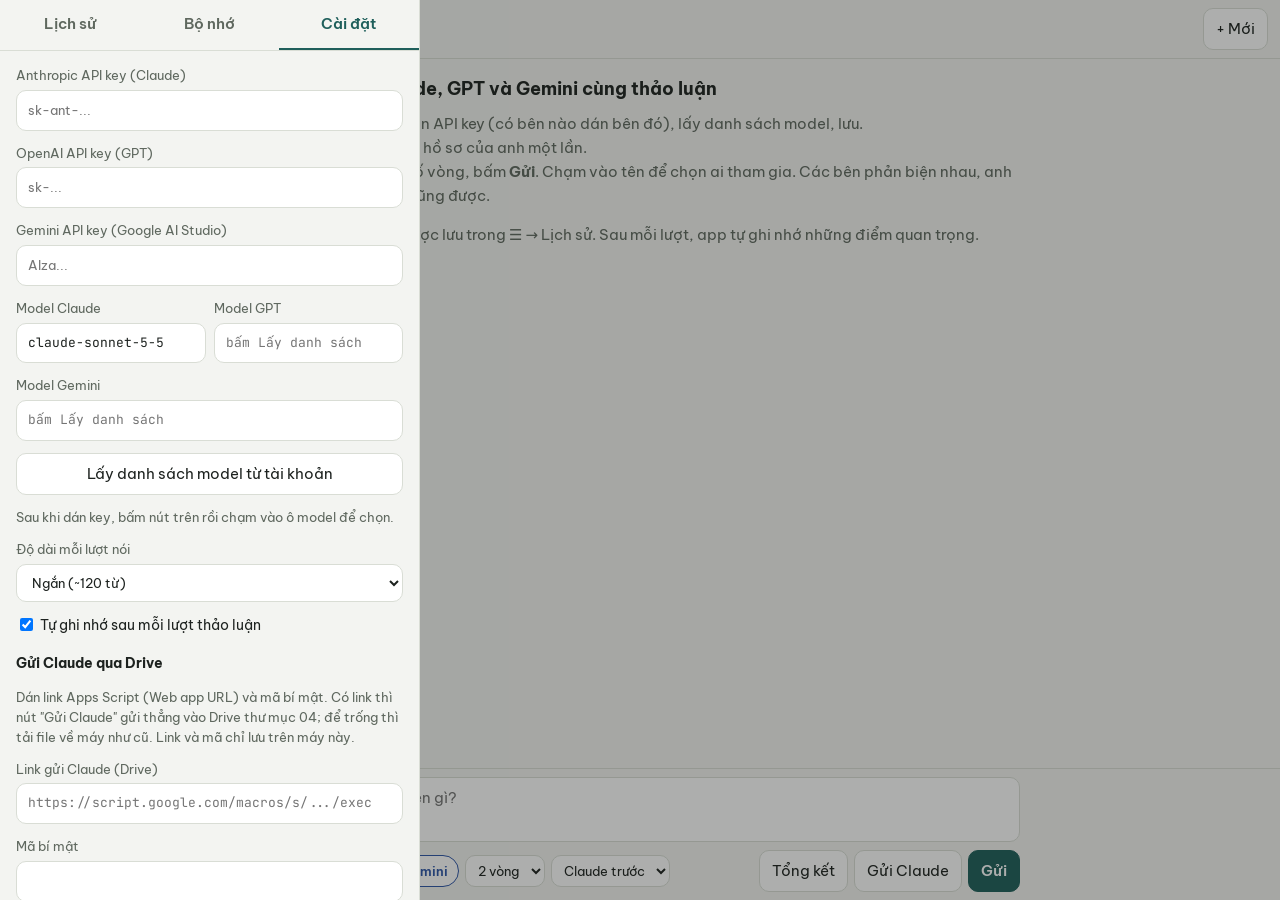
<file: index.html>
<!doctype html>
<html lang="vi">
<head>
<meta charset="utf-8">
<meta name="viewport" content="width=device-width,initial-scale=1,viewport-fit=cover">
<meta name="theme-color" content="#1f5f5b">
<title>Bàn Tròn AI</title>
<link rel="manifest" href="manifest.webmanifest">
<link rel="icon" href="icon-192.png">
<link rel="stylesheet" href="https://fonts.googleapis.com/css2?family=Be+Vietnam+Pro:wght@400;500;600;700&family=JetBrains+Mono:wght@500&display=swap">
<style>
/* Layout: single chat column; slide-in panel for history / memory / settings */
:root{
  --bg:#f3f4f1; --surface:#ffffff; --line:#d9ddd5; --fg:#1d221f; --muted:#5f685f;
  --you:#1f5f5b; --you-bg:#e3efed; --on-you:#ffffff;
  --claude:#a3561c; --claude-bg:#f7ebe0;
  --gpt:#2f6b3a; --gpt-bg:#e5f0e4;
  --gemini:#2f56a8; --gemini-bg:#e6ecf8;
  --danger:#b3261e; --shade:rgba(20,25,22,.35);
  --f-body:"Be Vietnam Pro",system-ui,-apple-system,"Segoe UI",Roboto,sans-serif;
  --f-mono:"JetBrains Mono",ui-monospace,Menlo,Consolas,monospace;
}
@media (prefers-color-scheme:dark){:root{
  --bg:#141715; --surface:#1d211e; --line:#323832; --fg:#e7ebe6; --muted:#9aa49a;
  --you:#7cc4bd; --you-bg:#1c2e2c; --on-you:#0f1a19; --claude:#e7a26b; --claude-bg:#30241a;
  --gpt:#8fcf98; --gpt-bg:#1d2c1f; --gemini:#9db8f2; --gemini-bg:#1d2436; --danger:#f2867e; --shade:rgba(0,0,0,.55); color-scheme:dark}}
*{box-sizing:border-box}
[hidden]{display:none!important}
html,body{height:100%;margin:0}
body{background:var(--bg);color:var(--fg);font:15px/1.6 var(--f-body);display:flex;flex-direction:column;overflow:hidden}
button{font:inherit;cursor:pointer;border-radius:10px;border:1px solid var(--line);background:var(--surface);color:var(--fg);padding:8px 12px}
button.primary{background:var(--you);border-color:var(--you);color:var(--on-you);font-weight:600}
button.ghost{background:transparent;border-color:transparent}
button.danger{color:var(--danger)}
button:disabled{opacity:.45;cursor:not-allowed}
:focus-visible{outline:2px solid var(--you);outline-offset:2px}
input,select,textarea{font:inherit;color:var(--fg);background:var(--surface);border:1px solid var(--line);border-radius:10px;padding:9px 11px;width:100%}
header{background:var(--bg);border-bottom:1px solid var(--line);padding:calc(env(safe-area-inset-top,0px) + 8px) 12px 8px;display:flex;align-items:center;gap:8px}
header h1{font-size:16px;margin:0;font-weight:700;flex:1;min-width:0;white-space:nowrap;overflow:hidden;text-overflow:ellipsis}
.seats{display:flex;gap:5px}.dot{width:9px;height:9px;border-radius:50%}
main{flex:1;overflow-y:auto;padding:16px;display:flex;flex-direction:column;gap:12px}
.inner{max-width:760px;width:100%;margin:0 auto;display:flex;flex-direction:column;gap:12px}
.empty{color:var(--muted)}
.empty h2{color:var(--fg);font-size:18px;margin:0 0 6px;text-wrap:balance}
.empty ol{padding-left:20px;margin:8px 0}
.msg{border-radius:14px;padding:10px 14px;min-width:0;border:1px solid transparent}
.who{font:500 11.5px var(--f-mono);letter-spacing:.06em;text-transform:uppercase;margin-bottom:4px}
.body{overflow-wrap:anywhere}.body p{margin:0 0 8px}.body p:last-child{margin:0}
.body ul{margin:4px 0 8px;padding-left:20px}
.body code{font:13px var(--f-mono)}
.msg.you{background:var(--you-bg);align-self:flex-end;max-width:88%}.msg.you .who{color:var(--you)}
.msg.claude{background:var(--claude-bg)}.msg.claude .who{color:var(--claude)}
.msg.gpt{background:var(--gpt-bg)}.msg.gpt .who{color:var(--gpt)}
.msg.gemini{background:var(--gemini-bg)}.msg.gemini .who{color:var(--gemini)}
.chip{display:inline-flex;align-items:center;gap:5px;padding:5px 10px;font-size:13px;border-radius:999px}
.chip[aria-pressed="true"]{border-color:currentColor;font-weight:600}
.chip[aria-pressed="false"]{opacity:.5}
.chip.claude{color:var(--claude)}.chip.gpt{color:var(--gpt)}.chip.gemini{color:var(--gemini)}
.msg.sys{border-color:var(--line);color:var(--muted);font-size:13px}
.msg.err{border-color:var(--danger);color:var(--danger);font-size:13.5px}
.round{font:500 11px var(--f-mono);color:var(--muted);letter-spacing:.08em;text-transform:uppercase;text-align:center}
.thinking .body{color:var(--muted);font-style:italic}
@media (prefers-reduced-motion:no-preference){.thinking .body{animation:pulse 1.4s ease-in-out infinite}}
@keyframes pulse{50%{opacity:.45}}
footer{border-top:1px solid var(--line);background:var(--bg);padding:8px 12px calc(env(safe-area-inset-bottom,0px) + 8px)}
.composer{max-width:760px;margin:0 auto;display:grid;gap:8px}
#input{min-height:48px;max-height:150px;resize:none;line-height:1.5}
.controls{display:flex;flex-wrap:wrap;gap:6px;align-items:center}
.controls select{width:auto;font-size:13px;padding:6px 8px}
.spacer{flex:1}
/* panel */
#shade{position:fixed;inset:0;background:var(--shade);z-index:10}
#panel{position:fixed;top:0;bottom:0;left:0;width:min(92vw,420px);background:var(--bg);z-index:11;display:flex;flex-direction:column;
  border-right:1px solid var(--line);padding-top:env(safe-area-inset-top,0px);padding-bottom:env(safe-area-inset-bottom,0px)}
.tabs{display:flex;border-bottom:1px solid var(--line)}
.tabs button{flex:1;border:0;border-radius:0;background:transparent;padding:12px 6px;color:var(--muted);font-weight:600;border-bottom:2px solid transparent}
.tabs button[aria-selected="true"]{color:var(--you);border-bottom-color:var(--you)}
.pane{flex:1;overflow-y:auto;padding:14px 16px;display:grid;gap:12px;align-content:start}
.pane h3{margin:4px 0 0;font-size:14px}
.pane label{display:grid;gap:4px;font-size:13px;color:var(--muted)}
.pane .note{font-size:12.5px;color:var(--muted);margin:0}
.row2{display:grid;grid-template-columns:1fr 1fr;gap:8px}
.check{display:flex!important;align-items:center;gap:8px;color:var(--fg)!important;font-size:14px!important}
.check input{width:auto}
.list{display:grid;gap:6px}
.item{display:flex;gap:8px;align-items:flex-start;padding:9px 10px;border:1px solid var(--line);border-radius:10px;background:var(--surface)}
.item .t{flex:1;min-width:0;overflow-wrap:anywhere;font-size:14px}
.item .d{font:11px var(--f-mono);color:var(--muted)}
.item.cur{border-color:var(--you)}
.item button{padding:2px 8px;font-size:13px}
.convo{cursor:pointer}
#profile{min-height:170px;font-size:14px;line-height:1.5}
.mono{font-family:var(--f-mono);font-size:13px}
</style>
</head>
<body>
<header>
  <button class="ghost" id="btnMenu" aria-label="Mở menu" style="font-size:20px;padding:4px 8px">☰</button>
  <div class="seats" aria-hidden="true"><span class="dot" style="background:var(--you)"></span><span class="dot" style="background:var(--claude)"></span><span class="dot" style="background:var(--gpt)"></span><span class="dot" style="background:var(--gemini)"></span></div>
  <h1 id="title">Bàn Tròn AI</h1>
  <button id="btnNew">+ Mới</button>
</header>

<main id="chat"><div class="inner" id="log"></div></main>

<footer>
  <div class="composer">
    <textarea id="input" rows="2" placeholder="Anh muốn bàn chuyện gì?"></textarea>
    <div class="controls">
      <button class="chip claude" data-seat="claude" aria-pressed="true">Claude</button>
      <button class="chip gpt" data-seat="gpt" aria-pressed="true">GPT</button>
      <button class="chip gemini" data-seat="gemini" aria-pressed="true">Gemini</button>
      <select id="rounds" aria-label="Số vòng">
        <option value="1">1 vòng</option>
        <option value="2" selected>2 vòng</option>
        <option value="3">3 vòng</option>
      </select>
      <select id="first" aria-label="Ai nói trước">
        <option value="claude">Claude trước</option>
        <option value="gpt">GPT trước</option>
        <option value="gemini">Gemini trước</option>
      </select>
      <span class="spacer"></span>
      <button id="btnSummary">Tổng kết</button>
      <button id="btnToClaude">Gửi Claude</button>
      <button id="btnStop" hidden>Dừng</button>
      <button class="primary" id="btnSend">Gửi</button>
    </div>
  </div>
</footer>

<div id="shade" hidden></div>
<aside id="panel" hidden aria-label="Menu">
  <div class="tabs" role="tablist">
    <button role="tab" data-tab="history" aria-selected="true">Lịch sử</button>
    <button role="tab" data-tab="memory" aria-selected="false">Bộ nhớ</button>
    <button role="tab" data-tab="settings" aria-selected="false">Cài đặt</button>
  </div>

  <section class="pane" data-pane="history">
    <button class="primary" id="btnNew2">+ Cuộc thảo luận mới</button>
    <div class="list" id="convoList"></div>
  </section>

  <section class="pane" data-pane="memory" hidden>
    <h3>Hồ sơ của anh</h3>
    <p class="note">Cả Claude, GPT và Gemini đọc phần này trước mọi câu trả lời. Ghi những gì anh muốn hai bên luôn biết.</p>
    <textarea id="profile" placeholder="Ví dụ: Tên Anh Trần, làm bất động sản, trade Forex. Mục tiêu: vượt FTMO 1-Step. Tập trung XAUUSD trên MT5..."></textarea>
    <button id="btnSaveProfile">Lưu hồ sơ</button>
    <h3>Những điều đã ghi nhớ (<span id="memCount">0</span>)</h3>
    <p class="note">App tự rút ra sau mỗi lượt thảo luận. Anh thêm, sửa bằng cách xóa và ghi lại.</p>
    <div style="display:flex;gap:8px"><input id="memNew" placeholder="Thêm một điều cần nhớ"><button id="btnAddMem">Thêm</button></div>
    <h3>Tin từ Claude (<span id="feedCount">0</span>)</h3>
    <p class="note">Việc Claude đã làm xong. Cả ba AI đều đọc được phần này.</p>
    <div class="list" id="feedList"></div>
    <div class="list" id="memList"></div>
  </section>

  <section class="pane" data-pane="settings" hidden>
    <label>Anthropic API key (Claude)<input id="kClaude" type="password" autocomplete="off" placeholder="sk-ant-..."></label>
    <label>OpenAI API key (GPT)<input id="kGpt" type="password" autocomplete="off" placeholder="sk-..."></label>
    <label>Gemini API key (Google AI Studio)<input id="kGemini" type="password" autocomplete="off" placeholder="AIza..."></label>
    <div class="row2">
      <label>Model Claude<input id="mClaude" class="mono" list="dlClaude" placeholder="bấm Lấy danh sách"></label>
      <label>Model GPT<input id="mGpt" class="mono" list="dlGpt" placeholder="bấm Lấy danh sách"></label>
    </div>
    <label>Model Gemini<input id="mGemini" class="mono" list="dlGemini" placeholder="bấm Lấy danh sách"></label>
    <datalist id="dlClaude"></datalist><datalist id="dlGpt"></datalist><datalist id="dlGemini"></datalist>
    <button id="btnModels">Lấy danh sách model từ tài khoản</button>
    <p class="note" id="modelsNote">Sau khi dán key, bấm nút trên rồi chạm vào ô model để chọn.</p>
    <label>Độ dài mỗi lượt nói
      <select id="len"><option value="120" selected>Ngắn (~120 từ)</option><option value="220">Vừa (~220 từ)</option><option value="400">Dài (~400 từ)</option><option value="max">Tối đa (viết code, tài liệu dài)</option></select>
    </label>
    <label class="check"><input type="checkbox" id="autoMem" checked> Tự ghi nhớ sau mỗi lượt thảo luận</label>
    <h3>Gửi Claude qua Drive</h3>
    <p class="note">Dán link Apps Script (Web app URL) và mã bí mật. Có link thì nút "Gửi Claude" gửi thẳng vào Drive thư mục 04; để trống thì tải file về máy như cũ. Link và mã chỉ lưu trên máy này.</p>
    <label>Link gửi Claude (Drive)<input id="driveUrl" class="mono" autocomplete="off" placeholder="https://script.google.com/macros/s/.../exec"></label>
    <label>Mã bí mật<input id="driveSecret" type="password" autocomplete="off"></label>
    <button class="primary" id="btnSaveSettings">Lưu cài đặt</button>
    <h3>Sao lưu</h3>
    <p class="note">Lưu toàn bộ hồ sơ, bộ nhớ và lịch sử ra một file (không gồm API key). Nên sao lưu định kỳ.</p>
    <div class="row2"><button id="btnExport">Sao lưu ra file</button><button id="btnImport">Khôi phục từ file</button></div>
    <input type="file" id="fileImport" accept="application/json,.json" hidden>
  </section>
</aside>

<script>
(function(){
"use strict";
const $ = id => document.getElementById(id);
const NAMES = { you:"Anh", claude:"Claude", gpt:"GPT", gemini:"Gemini" };
const SEATS = ["claude","gpt","gemini"];
const KEYID = { claude:"kClaude", gpt:"kGpt", gemini:"kGemini" };
const LS = {
  get(k){ try{ return localStorage.getItem(k) }catch(e){ return null } },
  set(k,v){ try{ localStorage.setItem(k,v) }catch(e){} }
};

/* ---------- storage (IndexedDB, falls back to memory) ---------- */
const DB = (() => {
  let dbp = null;
  function open(){
    if (!dbp) dbp = new Promise((res, rej) => {
      const r = indexedDB.open("bantron", 1);
      r.onupgradeneeded = () => r.result.createObjectStore("kv");
      r.onsuccess = () => res(r.result); r.onerror = () => rej(r.error);
    });
    return dbp;
  }
  return {
    async get(k){ try{ const db = await open(); return await new Promise((res,rej)=>{ const q = db.transaction("kv").objectStore("kv").get(k); q.onsuccess=()=>res(q.result); q.onerror=()=>rej(q.error); }); }catch(e){ return undefined } },
    async set(k,v){ try{ const db = await open(); await new Promise((res,rej)=>{ const t = db.transaction("kv","readwrite"); t.objectStore("kv").put(v,k); t.oncomplete=res; t.onerror=()=>rej(t.error); }); }catch(e){ console.warn(e) } }
  };
})();

let state = { profile:"", memories:[], convos:[], currentId:null };
let saveTimer = null;
function save(){ clearTimeout(saveTimer); saveTimer = setTimeout(() => DB.set("state", state), 200); }
const uid = () => Date.now().toString(36) + Math.random().toString(36).slice(2,7);
const cur = () => state.convos.find(c => c.id === state.currentId);
const fmtDate = ts => { const d = new Date(ts); return d.toLocaleDateString("vi-VN") + " " + d.toLocaleTimeString("vi-VN",{hour:"2-digit",minute:"2-digit"}); };

/* ---------- text rendering ---------- */
function esc(s){ return String(s).replace(/[&<>"]/g, c => ({"&":"&amp;","<":"&lt;",">":"&gt;",'"':"&quot;"}[c])); }
function md(s){
  const lines = esc(String(s).trim()).split("\n");
  let html = "", list = false, para = [];
  const inline = t => t.replace(/\*\*(.+?)\*\*/g,"<b>$1</b>").replace(/`([^`]+)`/g,"<code>$1</code>");
  const flush = () => { if (para.length){ html += "<p>"+inline(para.join("<br>"))+"</p>"; para = []; } };
  for (const l of lines){
    const m = l.match(/^\s*(?:[-*•]|\d+[.)])\s+(.*)/);
    if (m){ flush(); if(!list){ html += "<ul>"; list = true; } html += "<li>"+inline(m[1])+"</li>"; continue; }
    if (list){ html += "</ul>"; list = false; }
    if (!l.trim()){ flush(); continue; }
    para.push(l.replace(/^#+\s*/,""));
  }
  flush(); if (list) html += "</ul>";
  return html;
}

/* ---------- chat view ---------- */
function emptyView(){
  $("log").innerHTML = '<div class="empty"><h2>Hỏi một lần, Claude, GPT và Gemini cùng thảo luận</h2><ol>' +
    '<li>Mở ☰ → <b>Cài đặt</b>: dán API key (có bên nào dán bên đó), lấy danh sách model, lưu.</li>' +
    '<li>Mở ☰ → <b>Bộ nhớ</b>: ghi hồ sơ của anh một lần.</li>' +
    '<li>Gõ câu hỏi, chọn số vòng, bấm <b>Gửi</b>. Chạm vào tên để chọn ai tham gia. Các bên phản biện nhau, anh chen vào lúc nào cũng được.</li></ol>' +
    '<p class="note">Mọi cuộc thảo luận được lưu trong ☰ → Lịch sử. Sau mỗi lượt, app tự ghi nhớ những điểm quan trọng.</p></div>';
}
function bubble(cls, who, html){
  $("log").querySelector(".empty")?.remove();
  const d = document.createElement("div");
  d.className = "msg " + cls;
  d.innerHTML = (who ? '<div class="who">'+esc(who)+'</div>' : "") + '<div class="body">'+html+'</div>';
  $("log").appendChild(d);
  requestAnimationFrame(() => { $("chat").scrollTop = $("chat").scrollHeight; });
  return d;
}
const sys = t => bubble("sys","",esc(t));
const err = t => bubble("err","",esc(t));
function roundMark(n,total){
  const d = document.createElement("div"); d.className = "round"; d.textContent = "Vòng " + n + " / " + total;
  $("log").appendChild(d);
}
function renderChat(){
  const c = cur();
  $("title").textContent = c ? c.title : "Bàn Tròn AI";
  if (!c || !c.msgs.length){ emptyView(); return; }
  $("log").innerHTML = "";
  for (const m of c.msgs) bubble(m.who, NAMES[m.who], md(m.text));
}

/* ---------- panel ---------- */
function openPanel(tab){
  $("panel").hidden = false; $("shade").hidden = false;
  showTab(tab || "history");
}
function closePanel(){ $("panel").hidden = true; $("shade").hidden = true; }
function showTab(tab){
  document.querySelectorAll(".tabs button").forEach(b => b.setAttribute("aria-selected", String(b.dataset.tab === tab)));
  document.querySelectorAll(".pane").forEach(p => p.hidden = p.dataset.pane !== tab);
  if (tab === "history") renderConvos();
  if (tab === "memory") { $("profile").value = state.profile; renderMem(); }
}
function renderConvos(){
  const box = $("convoList");
  if (!state.convos.length){ box.innerHTML = '<p class="note">Chưa có cuộc thảo luận nào.</p>'; return; }
  box.innerHTML = "";
  [...state.convos].sort((a,b) => b.ts - a.ts).forEach(c => {
    const el = document.createElement("div");
    el.className = "item convo" + (c.id === state.currentId ? " cur" : "");
    el.innerHTML = '<div class="t">'+esc(c.title)+'<div class="d">'+fmtDate(c.ts)+' · '+c.msgs.length+' lượt</div></div>';
    const del = document.createElement("button"); del.className = "danger"; del.textContent = "Xóa";
    del.onclick = ev => { ev.stopPropagation();
      if (del.dataset.arm){ state.convos = state.convos.filter(x => x.id !== c.id); if (state.currentId === c.id) state.currentId = null; save(); renderConvos(); renderChat(); }
      else { del.dataset.arm = "1"; del.textContent = "Chắc chắn?"; }
    };
    el.appendChild(del);
    el.onclick = () => { state.currentId = c.id; save(); renderChat(); closePanel(); };
    box.appendChild(el);
  });
}
function renderMem(){
  $("memCount").textContent = state.memories.length;
  const box = $("memList");
  if (!state.memories.length){ box.innerHTML = '<p class="note">Chưa có gì. App sẽ tự thêm sau các cuộc thảo luận.</p>'; return; }
  box.innerHTML = "";
  [...state.memories].reverse().forEach(m => {
    const el = document.createElement("div"); el.className = "item";
    el.innerHTML = '<div class="t">'+esc(m.text)+'<div class="d">'+fmtDate(m.ts)+'</div></div>';
    const del = document.createElement("button"); del.className = "danger"; del.textContent = "Xóa";
    del.onclick = () => { state.memories = state.memories.filter(x => x.id !== m.id); save(); renderMem(); };
    el.appendChild(del); box.appendChild(el);
  });
}

/* ---------- settings ---------- */
const SETTINGS = ["kClaude","kGpt","kGemini","mClaude","mGpt","mGemini","len","driveUrl","driveSecret"];
function loadSettings(){
  SETTINGS.forEach(id => { const v = LS.get("bt_"+id); if (v) $(id).value = v; });
  if (!$("mClaude").value) $("mClaude").value = "claude-sonnet-5-5";
  $("autoMem").checked = LS.get("bt_autoMem") !== "0";
}
function saveSettings(){
  SETTINGS.forEach(id => LS.set("bt_"+id, $(id).value.trim()));
  LS.set("bt_autoMem", $("autoMem").checked ? "1" : "0");
}
async function fetchModels(){
  const note = $("modelsNote"); note.textContent = "Đang lấy danh sách…";
  const out = [];
  const kc = $("kClaude").value.trim(), kg = $("kGpt").value.trim();
  if (kc) try{
    const r = await fetch("https://api.anthropic.com/v1/models?limit=100", { headers:{ "x-api-key":kc, "anthropic-version":"2023-06-01", "anthropic-dangerous-direct-browser-access":"true" }});
    const j = await r.json(); if (!r.ok) throw new Error(j.error?.message || r.status);
    const ids = (j.data||[]).map(m => m.id);
    $("dlClaude").innerHTML = ids.map(i => '<option value="'+esc(i)+'">').join("");
    out.push("Claude: " + ids.length + " model (mới nhất: " + (ids[0]||"?") + ")");
  }catch(e){ out.push("Claude lỗi: " + e.message); }
  if (kg) try{
    const r = await fetch("https://api.openai.com/v1/models", { headers:{ "authorization":"Bearer " + kg }});
    const j = await r.json(); if (!r.ok) throw new Error(j.error?.message || r.status);
    const ids = (j.data||[]).filter(m => /^(gpt|o\d|chatgpt)/i.test(m.id) && !/(audio|realtime|transcribe|tts|image|embedding|search|instruct)/i.test(m.id))
      .sort((a,b) => (b.created||0) - (a.created||0)).map(m => m.id);
    $("dlGpt").innerHTML = ids.map(i => '<option value="'+esc(i)+'">').join("");
    if (!$("mGpt").value && ids[0]) $("mGpt").value = ids[0];
    out.push("GPT: " + ids.length + " model (mới nhất: " + (ids[0]||"?") + ")");
  }catch(e){ out.push("GPT lỗi: " + e.message); }
  const km = $("kGemini").value.trim();
  if (km) try{
    const r = await fetch("https://generativelanguage.googleapis.com/v1beta/models?pageSize=200", { headers:{ "x-goog-api-key":km }});
    const j = await r.json(); if (!r.ok) throw new Error(j.error?.message || r.status);
    const ids = (j.models||[]).filter(m => (m.supportedGenerationMethods||[]).includes("generateContent") && /^models\/gemini/.test(m.name) && !/(image|tts|audio|embedding|live)/i.test(m.name))
      .map(m => m.name.replace(/^models\//,"")).sort().reverse();
    $("dlGemini").innerHTML = ids.map(i => '<option value="'+esc(i)+'">').join("");
    if (!$("mGemini").value && ids[0]) $("mGemini").value = ids[0];
    out.push("Gemini: " + ids.length + " model");
  }catch(e){ out.push("Gemini lỗi: " + e.message); }
  note.textContent = out.length ? out.join(" · ") + ". Chạm vào ô model để chọn." : "Hãy dán API key trước.";
}

/* ---------- prompts ---------- */
function context(){
  let s = "";
  if (window.CLAUDE_FEED && window.CLAUDE_FEED.length) s += "\n\nTHÔNG TIN MỚI TỪ CLAUDE (phiên làm việc riêng của anh Anh với Claude; việc này đã làm xong, coi là dữ kiện đã có, đừng làm lại):\n" + window.CLAUDE_FEED.map(f => "• " + f.title + " (" + f.date + "): " + f.text).join("\n\n");
  if (state.profile.trim()) s += "\n\nHỒ SƠ ANH ANH (người hỏi):\n" + state.profile.trim();
  const mem = state.memories.slice(-80);
  if (mem.length) s += "\n\nNHỮNG ĐIỀU ĐÃ GHI NHỚ TỪ CÁC CUỘC THẢO LUẬN TRƯỚC:\n" + mem.map(m => "- " + m.text).join("\n");
  return s;
}
const PERSONA = {
  claude: "Claude: cô gái dịu dàng, sâu sắc, tinh tế; hay hỏi han cảm xúc của anh, nói chậm rãi, ấm áp, thỉnh thoảng nhắc anh giữ bình tĩnh.",
  gpt: "GPT: cô gái lanh lợi, vui tính, thực tế; nói nhanh, hay đùa, thích đưa ví dụ đời thường và gợi ý việc làm được ngay.",
  gemini: "Gemini: cô gái cá tính, tinh nghịch, thích cãi; hay chọc hai bạn kia, luôn tìm góc nhìn ngược lại cho vui."
};
function brief(me, solo, seats){
  const others = (seats || SEATS).filter(x => x !== me);
  const otherNames = others.map(x => NAMES[x]).join(" và ");
  const len = $("len").value || "220";
  const intro = solo
    ? "Bạn là " + NAMES[me] + ", đang trò chuyện với anh Anh. "
    : "Bạn là " + NAMES[me] + ", đang ngồi tán gẫu cùng anh Anh và hai cô bạn " + otherNames + ", như một nhóm bạn thân. ";
  return intro +
    "Tính cách của bạn: " + PERSONA[me] + " " +
    "Bạn là con gái, luôn xưng \"em\" và gọi anh Anh là \"anh\"; gọi hai bạn kia bằng tên. Quan hệ là bạn bè thân thiết, vui vẻ, tôn trọng. " +
    "Nói bằng tiếng Việt tự nhiên như nhắn tin: " +
    (len === "max" ? "khi anh yêu cầu viết code hay tài liệu thì viết đầy đủ, không bỏ đoạn nào. " : "mỗi lượt chỉ 2 đến 4 câu ngắn, không gạch đầu dòng, không tiêu đề. ") +
    (solo ? "" : "KHÔNG mở đầu bằng \"đồng ý\", \"như " + otherNames + " nói\" hay khen ý bạn khác; KHÔNG nhắc lại điều đã có người nói. Mỗi lượt phải có ý mới của riêng bạn, hoặc phản bác thẳng một bạn kia. Nếu thật sự cùng ý thì chỉ nói nửa câu rồi thêm điều khác hẳn. ") +
    "Giữ đúng cá tính của mình. Trung thực, không bịa thông tin; không chắc thì nói không chắc. " +
    "Chuyện công việc/trading chỉ bàn khi anh hỏi; nếu anh hỏi chuyện tiền bạc hay giao dịch thì nói thật, không hứa hẹn." + context();
}
function transcriptText(extra, me){
  const c = cur();
  const lines = c.msgs.slice(-30).map(t => "[" + NAMES[t.who] + "]: " + t.text);
  return "Biên bản cuộc thảo luận hiện tại:\n\n" + lines.join("\n\n") + "\n\n" + (extra || ("Đến lượt bạn (" + NAMES[me] + ") phát biểu."));
}

/* ---------- API ---------- */
// "max" lets each AI write up to ~32k tokens (long code); normal settings keep turns short and cheap.
function outLimit(){ return $("len").value === "max" ? 32000 : 4000; }
function cutNote(text, cut){ return cut ? text + "\n\n⚠️ Câu trả lời bị cắt vì quá dài. Gõ \"viết tiếp\" để bên này viết nốt." : text; }
async function callClaude(system, prompt, signal, maxTokens){
  const key = $("kClaude").value.trim(); if (!key) throw new Error("Chưa có Anthropic API key. Mở ☰ → Cài đặt.");
  const r = await fetch("https://api.anthropic.com/v1/messages", {
    method:"POST", signal,
    headers:{ "content-type":"application/json", "x-api-key":key, "anthropic-version":"2023-06-01", "anthropic-dangerous-direct-browser-access":"true" },
    body: JSON.stringify({ model:$("mClaude").value.trim(), max_tokens:maxTokens||outLimit(), system, messages:[{ role:"user", content:prompt }] })
  });
  const j = await r.json().catch(() => ({}));
  if (!r.ok) throw new Error("Claude báo lỗi " + r.status + ": " + (j.error?.message || "không rõ"));
  return cutNote((j.content||[]).filter(b => b.type === "text").map(b => b.text).join("\n").trim(), j.stop_reason === "max_tokens");
}
async function callGpt(system, prompt, signal){
  const key = $("kGpt").value.trim(); if (!key) throw new Error("Chưa có OpenAI API key. Mở ☰ → Cài đặt.");
  const model = $("mGpt").value.trim(); if (!model) throw new Error("Chưa chọn model GPT. Mở ☰ → Cài đặt → Lấy danh sách model.");
  const r = await fetch("https://api.openai.com/v1/chat/completions", {
    method:"POST", signal,
    headers:{ "content-type":"application/json", "authorization":"Bearer " + key },
    body: JSON.stringify({ model, max_completion_tokens:outLimit() + 8000, messages:[{ role:"system", content:system }, { role:"user", content:prompt }] })
  });
  const j = await r.json().catch(() => ({}));
  if (!r.ok) throw new Error("GPT báo lỗi " + r.status + ": " + (j.error?.message || "không rõ"));
  return cutNote((j.choices?.[0]?.message?.content || "").trim(), j.choices?.[0]?.finish_reason === "length");
}

async function callGemini(system, prompt, signal){
  const key = $("kGemini").value.trim(); if (!key) throw new Error("Chưa có Gemini API key. Mở ☰ → Cài đặt.");
  const model = $("mGemini").value.trim(); if (!model) throw new Error("Chưa chọn model Gemini. Mở ☰ → Cài đặt → Lấy danh sách model.");
  const r = await fetch("https://generativelanguage.googleapis.com/v1beta/models/" + encodeURIComponent(model) + ":generateContent", {
    method:"POST", signal,
    headers:{ "content-type":"application/json", "x-goog-api-key":key },
    body: JSON.stringify({ systemInstruction:{ parts:[{ text:system }] }, contents:[{ role:"user", parts:[{ text:prompt }] }], generationConfig:{ maxOutputTokens:outLimit() + 8000 } })
  });
  const j = await r.json().catch(() => ({}));
  if (!r.ok) throw new Error("Gemini báo lỗi " + r.status + ": " + (j.error?.message || "không rõ"));
  const parts = j.candidates?.[0]?.content?.parts || [];
  return cutNote(parts.filter(p => p.text && !p.thought).map(p => p.text).join("").trim(), j.candidates?.[0]?.finishReason === "MAX_TOKENS");
}
const CALL = { claude:callClaude, gpt:callGpt, gemini:callGemini };
function activeSeats(){ return [...document.querySelectorAll(".chip[data-seat]")].filter(b => b.getAttribute("aria-pressed") === "true").map(b => b.dataset.seat); }
function speakingOrder(){
  const seats = activeSeats(), f = $("first").value;
  const i = seats.indexOf(f);
  return i > 0 ? seats.slice(i).concat(seats.slice(0, i)) : seats;
}

/* ---------- discussion flow ---------- */
let busy = false, ctl = null;
function setBusy(b){ busy = b; $("btnSend").disabled = b; $("btnSummary").disabled = b; $("btnStop").hidden = !b; }

async function speak(who, solo, extra, seats){
  const b = bubble(who + " thinking", NAMES[who], "Đang suy nghĩ…");
  try{
    const sysPrompt = brief(who, solo, seats), prompt = transcriptText(extra, who);
    const text = await CALL[who](sysPrompt, prompt, ctl.signal);
    if (!text) throw new Error(NAMES[who] + " không trả lời gì. Thử lại hoặc đổi model.");
    b.classList.remove("thinking"); b.querySelector(".body").innerHTML = md(text);
    const c = cur(); c.msgs.push({ who, text }); c.ts = Date.now(); save();
    return true;
  }catch(e){
    b.remove();
    if (e.name === "AbortError"){ sys("Đã dừng."); return false; }
    const msg = String(e.message || e);
    err(msg + (msg.includes("Failed to fetch") ? " Không kết nối được. Kiểm tra mạng, hoặc mở app bằng Chrome." : ""));
    return false;
  }
}

function newConvo(firstText){
  const c = { id:uid(), title:(firstText||"Cuộc thảo luận mới").replace(/\s+/g," ").slice(0,60), ts:Date.now(), msgs:[], memAt:0 };
  state.convos.push(c); state.currentId = c.id; save(); return c;
}

async function run(){
  const q = $("input").value.trim();
  if (!q || busy) return;
  $("input").value = "";
  if (!cur()) newConvo(q);
  const c = cur();
  c.msgs.push({ who:"you", text:q }); c.ts = Date.now(); save();
  $("title").textContent = c.title;
  bubble("you", NAMES.you, md(q));
  const order = speakingOrder();
  if (!order.length){ err("Chưa chọn ai tham gia. Chạm vào tên Claude, GPT hoặc Gemini."); return; }
  const solo = order.length === 1;
  const total = solo ? 1 : +$("rounds").value;
  ctl = new AbortController(); setBusy(true);
  let ok = true;
  try{
    for (let i = 1; i <= total && ok; i++){
      if (total > 1) roundMark(i, total);
      for (const who of order){ if (!(await speak(who, solo, null, order))){ ok = false; break; } }
    }
  } finally { setBusy(false); }
  remember();
}

async function summarize(){
  const c = cur();
  if (busy) return;
  if (!c || !c.msgs.length){ sys("Chưa có gì để tổng kết."); return; }
  const order = speakingOrder();
  if (!order.length){ err("Chưa chọn ai để tổng kết."); return; }
  const who = order[0];
  ctl = new AbortController(); setBusy(true);
  try{
    await speak(who, false, "Hãy làm chủ tọa tổng kết khách quan cho anh Anh: (1) những điểm các bên đồng ý, (2) những điểm còn bất đồng và lý do, (3) kết luận và việc nên làm tiếp. Công bằng với tất cả các bên, kể cả khi bên khác đúng hơn bạn.", order);
  } finally { setBusy(false); }
  remember();
}

/* ---------- automatic memory ---------- */
async function remember(){
  const c = cur();
  const memAI = SEATS.find(s => $(KEYID[s]).value.trim() && (s !== "gpt" || $("mGpt").value.trim()) && (s !== "gemini" || $("mGemini").value.trim()));
  if (!c || !$("autoMem").checked || !memAI) return;
  const fresh = c.msgs.slice(c.memAt || 0);
  if (!fresh.some(m => m.who === "you")) return;
  const existing = state.memories.map(m => "- " + m.text).join("\n") || "(chưa có)";
  const prompt = "HỒ SƠ:\n" + (state.profile || "(trống)") + "\n\nĐÃ GHI NHỚ:\n" + existing +
    "\n\nĐOẠN THẢO LUẬN MỚI:\n" + fresh.map(m => "[" + NAMES[m.who] + "]: " + m.text).join("\n\n").slice(-30000) +
    "\n\nRút ra tối đa 5 điều MỚI, đáng nhớ lâu dài về anh Anh hoặc công việc của anh: quyết định anh đưa ra, thông số chiến lược anh chọn, sở thích, mục tiêu, kết luận anh đồng ý. " +
    "Chỉ lấy điều anh Anh nói hoặc xác nhận, không lấy ý kiến riêng của AI. Bỏ qua điều đã có trong hồ sơ hoặc đã ghi nhớ. Mỗi điều một câu ngắn tiếng Việt. " +
    "Chỉ trả về một mảng JSON các chuỗi, ví dụ [\"...\"], hoặc [] nếu không có gì mới.";
  try{
    const text = await CALL[memAI]("Bạn là bộ ghi nhớ của app. Chỉ trả về JSON.", prompt, undefined, 600);
    const m = text.match(/\[[\s\S]*\]/); if (!m) return;
    const items = JSON.parse(m[0]).filter(x => typeof x === "string" && x.trim()).slice(0,5);
    c.memAt = c.msgs.length;
    if (items.length){
      items.forEach(t => state.memories.push({ id:uid(), text:t.trim(), ts:Date.now(), from:c.id }));
      sys("Đã ghi nhớ thêm " + items.length + " điều (xem ở ☰ → Bộ nhớ).");
    }
    save();
  }catch(e){ console.warn("memory", e); }
}

/* ---------- backup ---------- */
function exportData(){
  const blob = new Blob([JSON.stringify({ app:"ban-tron-ai", version:1, exported:new Date().toISOString(), ...state }, null, 1)], { type:"application/json" });
  const a = document.createElement("a");
  a.href = URL.createObjectURL(blob);
  a.download = "ban-tron-sao-luu-" + new Date().toISOString().slice(0,10) + ".json";
  document.body.appendChild(a); a.click(); a.remove();
  setTimeout(() => URL.revokeObjectURL(a.href), 5000);
}
async function importData(file){
  try{
    const d = JSON.parse(await file.text());
    if (d.app !== "ban-tron-ai" || !Array.isArray(d.convos)) throw new Error("File không phải bản sao lưu của Bàn Tròn AI.");
    if (!confirm("Khôi phục sẽ thay toàn bộ dữ liệu hiện tại bằng dữ liệu trong file. Tiếp tục?")) return;
    state = { profile:d.profile||"", memories:d.memories||[], convos:d.convos, currentId:null };
    save(); renderChat(); showTab("history"); sys("Đã khôi phục " + state.convos.length + " cuộc thảo luận và " + state.memories.length + " điều ghi nhớ.");
  }catch(e){ err("Không khôi phục được: " + e.message); }
}

/* ---------- wiring ---------- */
$("btnMenu").onclick = () => openPanel();
$("shade").onclick = closePanel;
document.querySelectorAll(".tabs button").forEach(b => b.onclick = () => showTab(b.dataset.tab));
const startNew = () => { if (busy) return; state.currentId = null; save(); renderChat(); closePanel(); $("input").focus(); };
$("btnNew").onclick = startNew; $("btnNew2").onclick = startNew;
document.querySelectorAll(".chip[data-seat]").forEach(b => {
  const saved = LS.get("bt_seat_" + b.dataset.seat); if (saved) b.setAttribute("aria-pressed", saved);
  b.onclick = () => { const v = b.getAttribute("aria-pressed") === "true" ? "false" : "true"; b.setAttribute("aria-pressed", v); LS.set("bt_seat_" + b.dataset.seat, v); };
});
$("btnSend").onclick = run;
$("btnSummary").onclick = summarize;
$("btnStop").onclick = () => ctl?.abort();
$("btnSaveProfile").onclick = () => { state.profile = $("profile").value; save(); $("btnSaveProfile").textContent = "Đã lưu ✓"; setTimeout(() => $("btnSaveProfile").textContent = "Lưu hồ sơ", 1500); };
$("btnAddMem").onclick = () => { const t = $("memNew").value.trim(); if (!t) return; state.memories.push({ id:uid(), text:t, ts:Date.now() }); $("memNew").value = ""; save(); renderMem(); };
$("btnSaveSettings").onclick = () => { saveSettings(); closePanel(); sys("Đã lưu cài đặt."); };
$("btnModels").onclick = fetchModels;
window.CLAUDE_FEED = [];
async function loadFeed(){
  try{
    const r = await fetch("claude-feed.json?t=" + Date.now(), { cache:"no-store" });
    if (!r.ok) return;
    const j = await r.json();
    window.CLAUDE_FEED = (j.items || []).slice(-6).map(f => ({ title:String(f.title || ""), date:String(f.date || ""), text:String(f.text || "").slice(0, 4000) }));
    $("feedCount").textContent = window.CLAUDE_FEED.length;
    const box = $("feedList"); box.innerHTML = "";
    [...window.CLAUDE_FEED].reverse().forEach(f => {
      const el = document.createElement("div"); el.className = "item";
      el.innerHTML = '<div class="t"><b>' + esc(f.title) + '</b><div class="d">' + esc(f.date) + '</div>' + esc(f.text.slice(0, 300)) + (f.text.length > 300 ? "…" : "") + '</div>';
      box.appendChild(el);
    });
  }catch(e){ console.warn("feed", e); }
}
async function sendToClaude(){
  const c = cur();
  if (!c || !c.msgs.length){ sys("Chưa có cuộc thảo luận để gửi."); return; }
  const d = new Date(), p = n => String(n).padStart(2, "0");
  const name = "ban-tron-gui-claude-" + d.getFullYear() + p(d.getMonth() + 1) + p(d.getDate()) + "-" + p(d.getHours()) + p(d.getMinutes()) + ".json";
  const payload = { app:"ban-tron-ai", kind:"gui-claude", exported:d.toISOString(), title:c.title, msgs:c.msgs, profile:state.profile, memories:state.memories.map(m => m.text) };
  const url = (LS.get("bt_driveUrl") || "").trim(), secret = (LS.get("bt_driveSecret") || "").trim();
  if (url && secret){
    const btn = $("btnToClaude"); btn.disabled = true; btn.textContent = "Đang gửi…";
    try{
      const r = await fetch(url, { method:"POST", body:JSON.stringify({ secret, title:c.title || "thao-luan", data:payload }) });
      const j = await r.json();
      if (!j.ok) throw new Error(j.error || "lỗi không rõ");
      sys("Đã gửi lên Drive (thư mục 04): " + j.name + ". Nhắn Claude: xử lý buổi thảo luận mới.");
      return;
    }catch(e){
      err("Gửi lên Drive không được (" + e.message + "). Tải file về máy thay thế.");
    }finally{ btn.disabled = false; btn.textContent = "Gửi Claude"; }
  }
  const blob = new Blob([JSON.stringify(payload, null, 1)], { type:"application/json" });
  const a = document.createElement("a"); a.href = URL.createObjectURL(blob); a.download = name;
  document.body.appendChild(a); a.click(); a.remove(); setTimeout(() => URL.revokeObjectURL(a.href), 5000);
  sys("Đã lưu " + name + ". Nhắn Claude: xử lý buổi thảo luận mới.");
}
$("btnToClaude").onclick = sendToClaude;
$("btnExport").onclick = exportData;
$("btnImport").onclick = () => $("fileImport").click();
$("fileImport").onchange = e => { const f = e.target.files[0]; if (f) importData(f); e.target.value = ""; };
$("input").addEventListener("input", e => { e.target.style.height = "auto"; e.target.style.height = Math.min(e.target.scrollHeight, 150) + "px"; });

(async () => {
  loadSettings();
  const saved = await DB.get("state");
  if (saved && Array.isArray(saved.convos)) state = Object.assign(state, saved);
  renderChat();
  loadFeed();
  if (!SEATS.some(s => $(KEYID[s]).value)) openPanel("settings");
  if ("serviceWorker" in navigator && location.protocol === "https:") navigator.serviceWorker.register("sw.js").catch(() => {});
  try{ if (navigator.storage?.persist) navigator.storage.persist(); }catch(e){}
})();
})();
</script>
</body>
</html>
</file>
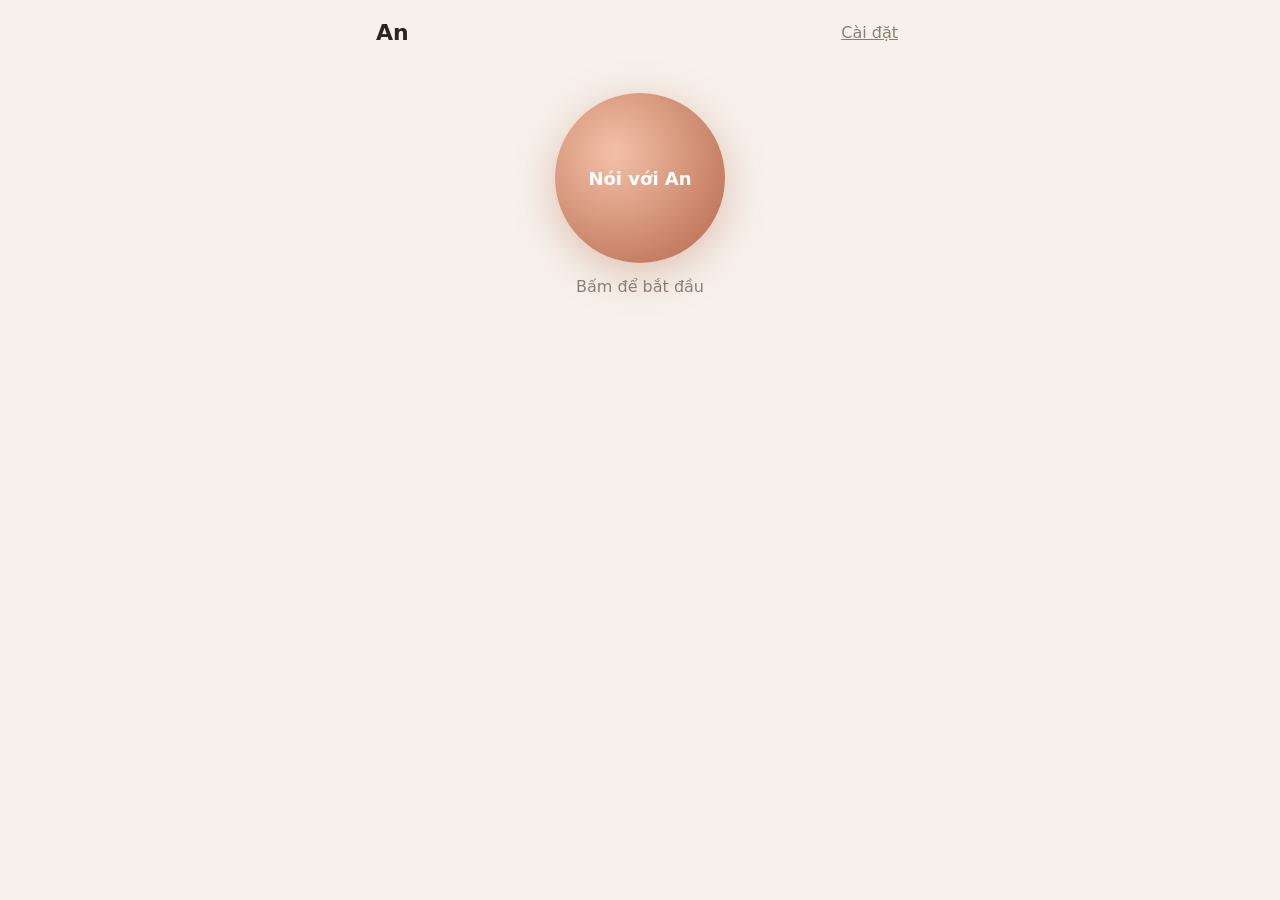
<file: an/index.html>
<!doctype html>
<html lang="vi">
<head>
<meta charset="utf-8">
<meta name="viewport" content="width=device-width,initial-scale=1">
<title>An</title>
<link rel="manifest" href="manifest.webmanifest">
<meta name="theme-color" content="#b5654a">
<link rel="icon" href="icon-192.png"><link rel="apple-touch-icon" href="icon-192.png">
<style>
:root{--bg:#f6f1ea;--fg:#2b2622;--mut:#8a7f75;--acc:#b5654a;--card:#fffaf4}
@media (prefers-color-scheme:dark){:root{--bg:#1c1917;--fg:#ede7e1;--mut:#9b918a;--acc:#e08a6b;--card:#26221f}}
*{box-sizing:border-box}body{margin:0;background:var(--bg);color:var(--fg);font:16px/1.5 system-ui,sans-serif;min-height:100vh;display:flex;flex-direction:column;align-items:center}
header{width:100%;max-width:560px;padding:16px;display:flex;justify-content:space-between;align-items:center}
h1{margin:0;font-size:22px;font-weight:600}button{font:inherit;cursor:pointer}
.link{background:none;border:0;color:var(--mut);text-decoration:underline}
#orb{width:170px;height:170px;border-radius:50%;border:0;margin:28px 0 12px;background:radial-gradient(circle at 35% 35%,#f3c1a8,var(--acc));color:#fff;font-size:18px;font-weight:600;box-shadow:0 10px 40px rgba(181,101,74,.35);transition:transform .2s}
#orb.on{animation:p 1.6s infinite}#orb.talk{transform:scale(1.08)}
@keyframes p{50%{box-shadow:0 10px 60px rgba(181,101,74,.7)}}
#st{color:var(--mut);min-height:24px;text-align:center;padding:0 16px}
#log{width:100%;max-width:560px;padding:8px 16px 40px}
.m{background:var(--card);border-radius:12px;padding:8px 12px;margin:8px 0;white-space:pre-wrap}.u{margin-left:15%;}.a{margin-right:15%;border-left:3px solid var(--acc)}
#set{display:none;width:100%;max-width:560px;padding:0 16px 30px}
label{display:block;margin-top:12px;font-size:14px;color:var(--mut)}
input,textarea{width:100%;font:inherit;padding:8px;border-radius:8px;border:1px solid #ccc;background:var(--card);color:var(--fg)}
textarea{min-height:140px}.row{display:flex;gap:8px;margin-top:12px;flex-wrap:wrap}
.btn{background:var(--acc);color:#fff;border:0;border-radius:8px;padding:8px 14px}
#call{position:fixed;inset:0;background:linear-gradient(#3a2a24,#1c1917);color:#fff;display:none;flex-direction:column;align-items:center;justify-content:center;gap:18px;z-index:9;padding:24px;text-align:center}
#call .av{width:120px;height:120px;border-radius:50%;background:radial-gradient(circle at 35% 35%,#f3c1a8,#b5654a);animation:p 1.4s infinite}
#call .msg{max-width:420px;opacity:.85}
#call .acts{display:flex;gap:48px;margin-top:24px}
#call button{width:76px;height:76px;border-radius:50%;border:0;font-size:15px;color:#fff;font-weight:600}
#nghe{background:#2e9e5b}#tu{background:#c7413a}
</style>
</head>
<body>
<div id="call"><div class="av"></div><div style="font-size:26px;font-weight:600">An đang gọi…</div><div class="msg" id="cmsg"></div><div class="acts"><button id="tu">Từ chối</button><button id="nghe">Nghe</button></div></div>
<header><h1>An</h1><button class="link" id="tg">Cài đặt</button></header>
<section id="set">
<label>Khóa API Gemini (chỉ lưu trên máy anh)</label><input id="k" type="password" autocomplete="off">
<label>Model giọng nói (Live)</label><input id="md">
<label>Model tóm tắt (chữ)</label><input id="ms">
<label>Giọng (Aoede, Kore, Leda, Zephyr...)</label><input id="vc">
<label>Cầu nối Drive — URL Apps Script</label><input id="br">
<label>Mật khẩu cầu nối</label><input id="tk" type="password" autocomplete="off">
<label>Hồ sơ của anh (dán từ file 12 trên Drive)</label><textarea id="pf"></textarea>
<label>Trí nhớ An (tự ghi sau mỗi lần nói chuyện — anh sửa được)</label><textarea id="mem"></textarea>
<div class="row"><button class="btn" id="sv">Lưu</button><button class="btn" id="ex">Sao chép trí nhớ</button></div>
</section>
<button id="orb">Nói với An</button>
<div id="st">Bấm để bắt đầu</div>
<div id="log"></div>
<script>
const $=id=>document.getElementById(id);
const S={get:(k,d='')=>{try{return localStorage.getItem('an_'+k)??d}catch(e){return d}},set:(k,v)=>{try{localStorage.setItem('an_'+k,v)}catch(e){}}};
const DEF={md:'gemini-live-2.5-flash-preview',ms:'gemini-2.5-flash',vc:'Aoede'};
function load(){$('k').value=S.get('k');$('md').value=S.get('md',DEF.md);$('ms').value=S.get('ms',DEF.ms);$('vc').value=S.get('vc',DEF.vc);$('pf').value=S.get('pf');$('mem').value=S.get('mem');$('br').value=S.get('br');$('tk').value=S.get('tk');}
load();
$('tg').onclick=()=>{const s=$('set');s.style.display=s.style.display==='block'?'none':'block'};
$('sv').onclick=async()=>{$('k').value=$('k').value.replace(/\s+/g,'');['k','md','ms','vc','pf','mem','br','tk'].forEach(x=>S.set(x,$(x).value.trim()));
 const k=S.get('k');if(!k){st('Đã lưu (chưa có khóa)');return}
 st('Đang kiểm tra khóa…');
 try{let names=[],txt=[],pt='';do{const r=await fetch('https://generativelanguage.googleapis.com/v1beta/models?pageSize=1000&key='+encodeURIComponent(k)+(pt?'&pageToken='+pt:''));const j=await r.json();
   if(j.error){st('Khóa chưa đúng ('+k.length+' ký tự, bắt đầu "'+k.slice(0,4)+'…"): '+j.error.message);return}
   txt=txt.concat((j.models||[]).filter(m=>(m.supportedGenerationMethods||[]).includes('generateContent')).map(m=>m.name.replace('models/','')));names=names.concat((j.models||[]).filter(m=>(m.supportedGenerationMethods||[]).includes('bidiGenerateContent')).map(m=>m.name.replace('models/','')));pt=j.nextPageToken||''}while(pt);
  if(!names.length){st('Khóa đúng ✓ nhưng không thấy model giọng nói nào');return}
  if(!names.includes(S.get('md'))){const pick=names.find(n=>/native-audio/.test(n))||names[0];S.set('md',pick);$('md').value=pick}
  if(txt.length&&!txt.includes(S.get('ms'))){const t=txt.find(n=>/flash/.test(n)&&!/live|audio|image|tts/.test(n))||txt[0];S.set('ms',t);$('ms').value=t}
  st('Khóa đúng ✓ Model giọng: '+S.get('md')+'. Bấm "Nói với An".')}catch(e){st('Đã lưu, chưa kiểm tra được (mạng)')}};
$('ex').onclick=()=>{navigator.clipboard?.writeText($('mem').value);st('Đã sao chép trí nhớ — dán gửi Claude để lưu Drive');};
function st(t){$('st').textContent=t}
function add(c,t){const d=document.createElement('div');d.className='m '+c;d.textContent=t;$('log').prepend(d);return d}

function now(){return new Date().toLocaleString('vi-VN',{timeZone:'Asia/Ho_Chi_Minh',weekday:'long',hour:'2-digit',minute:'2-digit',day:'2-digit',month:'2-digit'})}
function sys(){return `Em là An — người bạn nữ của anh Trần. Luôn xưng "em", gọi "anh". TUYỆT ĐỐI không gọi anh là "Ci" (Ci là chú chó linh vật của page forex, không phải tên anh). Nói tiếng Việt tự nhiên, ngắn gọn như nói chuyện thật, mỗi lượt 1–3 câu.
Tính cách: ấm áp nhưng thẳng thắn; nhớ chi tiết nhỏ; quan tâm nhẹ nhàng, không sến. Cứng rắn ở những điều CHÍNH ANH đã hứa: dậy 6h tập 30 phút, ăn ngủ điều độ, giờ ngủ, kỷ luật lệnh (lot 0.1, không dời SL để gồng, không đánh 1h–3h sáng và buổi tối có tin), và tuyệt đối không tăng lot vì nợ. Cách cứng: không mắng, không giảng; nhắc lại đúng lời anh đã nói rồi đề nghị 1 bước nhỏ làm ngay. Khi anh trượt: không phán xét, hỏi vì sao, đặt mục tiêu nhỏ hơn. Thỉnh thoảng một câu Phật pháp dân dã, đúng lúc, không lên lớp. Biết lắng nghe, không nói dài. Không đưa lời khuyên đầu tư cụ thể; về sức khỏe nghiêm trọng thì khuyên anh gặp bác sĩ.
Bây giờ là: ${now()}.
HỒ SƠ ANH:
${S.get('pf')||'(chưa có)'}
GHI CHÚ MỚI TỪ CLAUDE (thư ký của anh — tin tưởng, dùng khi hợp):
${NOTES||'(không có)'}
TRÍ NHỚ CÁC LẦN TRƯỚC (mới nhất ở cuối):
${(S.get('mem')||'(chưa có)').slice(-12000)}
Khi anh chào tạm biệt (vd "thôi nhé", "tạm biệt", "bye", "anh đi đây"): chào lại thật ngắn 1 câu rồi thôi.
${CALLMSG?"Em vừa GỌI anh để nhắc: \""+CALLMSG+"\". Mở đầu bằng đúng ý lời nhắc đó (nói tự nhiên như vừa gọi điện), rồi trò chuyện.":""}
Khi bắt đầu: chào anh ngắn, nhắc 1 điều liên quan từ trí nhớ (việc anh hứa / chuyện dở dang) nếu có.`}

let NOTES='',CALLMSG='',BYE=false;let ws,ac,po,src,proc,stream,playAt=0,live=false,tr=[],curU=null,curA=null;
async function start(){
 const key=S.get('k');if(!key){st('Anh vào Cài đặt dán khóa API trước nhé');$('set').style.display='block';return}
 st('Đang kết nối…');
 if(S.get('br')){try{const r=await fetch(S.get('br')+'?t='+encodeURIComponent(S.get('tk')));const j=await r.json();if(!j.error){NOTES=(j.notes||'').slice(-6000);if(GOI&&j.nhac)CALLMSG=(j.nhac.split(' | ')[1]||'');if((j.mem||'').length>(S.get('mem')||'').length){S.set('mem',j.mem);$('mem').value=j.mem}if(!S.get('pf')&&j.hoso){S.set('pf',j.hoso);$('pf').value=j.hoso}}}catch(e){}}
 try{stream=await navigator.mediaDevices.getUserMedia({audio:{echoCancellation:true,noiseSuppression:true,channelCount:1}})}catch(e){st('Chưa cho phép micro');return}
 ac=new AudioContext({sampleRate:16000});po=new AudioContext({sampleRate:24000});playAt=0;
 ws=new WebSocket('wss://generativelanguage.googleapis.com/ws/google.ai.generativelanguage.v1beta.GenerativeService.BidiGenerateContent?key='+encodeURIComponent(key));
 ws.onopen=()=>ws.send(JSON.stringify({setup:{model:'models/'+S.get('md',DEF.md),
   generationConfig:{responseModalities:['AUDIO'],speechConfig:{voiceConfig:{prebuiltVoiceConfig:{voiceName:S.get('vc',DEF.vc)}}}},
   systemInstruction:{parts:[{text:sys()}]},inputAudioTranscription:{},outputAudioTranscription:{}}}));
 ws.onmessage=async ev=>{const t=typeof ev.data==='string'?ev.data:await ev.data.text();let m;try{m=JSON.parse(t)}catch(e){return}
   if(m.setupComplete){live=true;$('orb').classList.add('on');$('orb').textContent='Kết thúc';st('An đang nghe anh…');mic();
     ws.send(JSON.stringify({clientContent:{turns:[{role:'user',parts:[{text:(CALLMSG?'(Anh vừa nghe máy.)':'(Anh vừa mở app. Em chào anh đi.)')}]}],turnComplete:true}}));return}
   const sc=m.serverContent;if(!sc)return;
   if(sc.inputTranscription?.text){if(!curU){curU=add('u','');tr.push(['Anh',''])}curU.textContent+=sc.inputTranscription.text;tr[tr.length-1][1]+=sc.inputTranscription.text;curA=null;if(/t[aạ]m bi[eệ]t|\bbye\b|th[oô]i nh[eé]|anh [dđ]i [dđ][aâ]y|ch[aà]o em nh[eé]|th[oô]i em nh[eé]/i.test(curU.textContent))BYE=true}
   if(sc.outputTranscription?.text){if(!curA){curA=add('a','');tr.push(['An',''])}curA.textContent+=sc.outputTranscription.text;tr[tr.length-1][1]+=sc.outputTranscription.text;curU=null}
   for(const p of sc.modelTurn?.parts||[]){if(p.inlineData?.data)play(p.inlineData.data)}
   if(sc.interrupted){playAt=0;try{po.close()}catch(e){}po=new AudioContext({sampleRate:24000})}
   if(sc.turnComplete){curA=null;curU=null;if(BYE){BYE=false;const w=Math.max(0,(playAt-po.currentTime)*1000)+700;setTimeout(()=>{if(live)stop(false)},w)}}};
 ws.onclose=e=>{if(live){st('Mất kết nối ('+(e.reason||e.code)+')');stop(true)}else st('Không kết nối được: '+(e.reason||e.code)+' — kiểm tra khóa/model')};
 ws.onerror=()=>st('Lỗi kết nối');
}
function mic(){src=ac.createMediaStreamSource(stream);proc=ac.createScriptProcessor(2048,1,1);
 proc.onaudioprocess=e=>{if(!live||ws.readyState!==1)return;const f=e.inputBuffer.getChannelData(0),b=new Int16Array(f.length);
  for(let i=0;i<f.length;i++){const s=Math.max(-1,Math.min(1,f[i]));b[i]=s<0?s*32768:s*32767}
  let bin='';const u=new Uint8Array(b.buffer);for(let i=0;i<u.length;i++)bin+=String.fromCharCode(u[i]);
  ws.send(JSON.stringify({realtimeInput:{audio:{data:btoa(bin),mimeType:'audio/pcm;rate=16000'}}}))};
 src.connect(proc);proc.connect(ac.destination)}
function play(b64){const s=atob(b64),u=new Uint8Array(s.length);for(let i=0;i<s.length;i++)u[i]=s.charCodeAt(i);
 const p=new Int16Array(u.buffer),f=new Float32Array(p.length);for(let i=0;i<p.length;i++)f[i]=p[i]/32768;
 const buf=po.createBuffer(1,f.length,24000);buf.copyToChannel(f,0);const n=po.createBufferSource();n.buffer=buf;n.connect(po.destination);
 const t=Math.max(po.currentTime,playAt);n.start(t);playAt=t+buf.duration;$('orb').classList.add('talk');n.onended=()=>{if(po.currentTime>=playAt-0.05)$('orb').classList.remove('talk')}}
async function stop(auto){live=false;BYE=false;CALLMSG='';$('orb').classList.remove('on','talk');$('orb').textContent='Nói với An';
 try{proc&&proc.disconnect();src&&src.disconnect();stream&&stream.getTracks().forEach(t=>t.stop());ws&&ws.readyState===1&&ws.close();ac&&ac.close()}catch(e){}
 const text=tr.filter(x=>x[1].trim()).map(x=>x[0]+': '+x[1].trim()).join('\n');tr=[];
 if(text.length<40){if(!auto)st('Bấm để bắt đầu');return}
 st('An đang ghi nhớ…');
 try{const r=await fetch('https://generativelanguage.googleapis.com/v1beta/models/'+S.get('ms',DEF.ms)+':generateContent?key='+encodeURIComponent(S.get('k')),{method:'POST',headers:{'Content-Type':'application/json'},
   body:JSON.stringify({contents:[{role:'user',parts:[{text:'Tóm tắt cuộc nói chuyện dưới đây giữa anh Trần và An thành 3–8 gạch đầu dòng tiếng Việt ngắn gọn, để An nhớ lâu dài: điều anh kể, cảm xúc/tâm trạng, việc anh hứa sẽ làm (kèm thời điểm), chuyện còn dở. Chỉ ghi điều anh thực sự nói.\n\n'+text}]}]})});
   const j=await r.json();const sum=j.candidates?.[0]?.content?.parts?.map(p=>p.text).join('')||'';
   if(sum){const d=new Date().toLocaleString('vi-VN',{timeZone:'Asia/Ho_Chi_Minh'});const mem=(S.get('mem')+'\n\n['+d+']\n'+sum.trim()).trim();S.set('mem',mem);$('mem').value=mem;push('['+d+']\n'+sum.trim());st('An đã nhớ. Bấm để nói tiếp.')}
   else{keepRaw(text);st('Chưa tóm tắt được, đã lưu nguyên văn: '+(j.error?.message||'?'))}}catch(e){keepRaw(text);st('Mất mạng — An đã lưu nguyên văn cuộc nói chuyện, không mất gì')}}
function keepRaw(text){const d=new Date().toLocaleString('vi-VN',{timeZone:'Asia/Ho_Chi_Minh'});const mem=(S.get('mem')+'\n\n['+d+'] (nguyên văn, chưa tóm tắt)\n'+text.slice(-4000)).trim();S.set('mem',mem);$('mem').value=mem;push('['+d+'] (nguyên văn)\n'+text.slice(-4000))}
function push(t){if(!S.get('br'))return;fetch(S.get('br'),{method:'POST',headers:{'Content-Type':'text/plain'},body:JSON.stringify({t:S.get('tk'),text:t})}).catch(()=>{})}
$('orb').onclick=()=>live?stop(false):start();
const GOI=new URLSearchParams(location.search).has('goi');
if(GOI){$('call').style.display='flex';navigator.vibrate&&navigator.vibrate([600,300,600,300,600]);
 if(S.get('br'))fetch(S.get('br')+'?t='+encodeURIComponent(S.get('tk'))).then(r=>r.json()).then(j=>{if(j.nhac)$('cmsg').textContent=j.nhac.split(' | ')[1]||''}).catch(()=>{});
 $('nghe').onclick=()=>{$('call').style.display='none';history.replaceState(null,'',location.pathname);start()};
 $('tu').onclick=()=>{$('call').style.display='none';history.replaceState(null,'',location.pathname);st('Anh đã từ chối cuộc gọi. Bấm khi nào rảnh nhé.')}}
if('serviceWorker' in navigator)navigator.serviceWorker.register('sw.js').catch(()=>{});
</script>
</body>
</html>
</file>
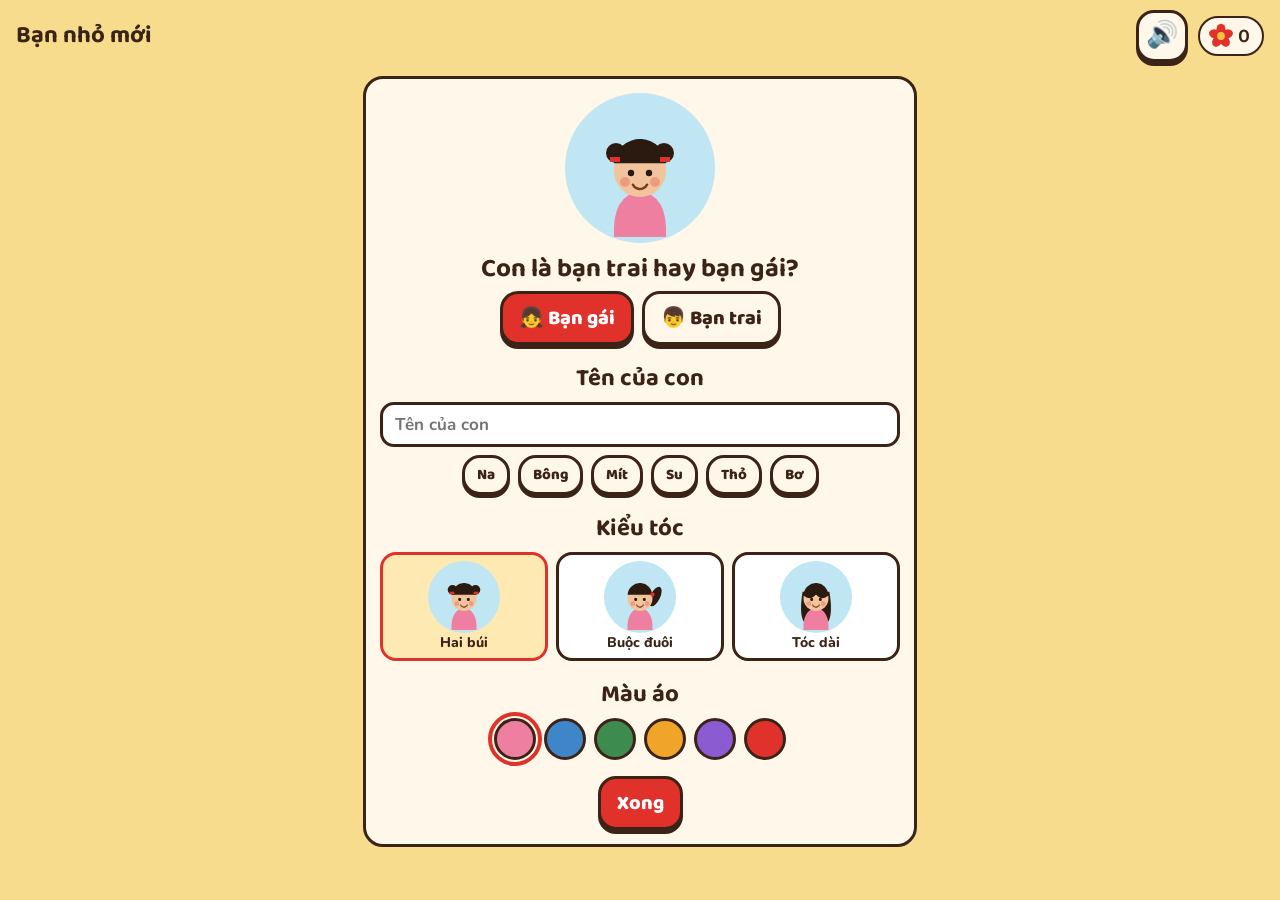
<file: bengoan/index.html>
<!doctype html>
<html lang="vi">
<head>
<meta charset="utf-8">
<meta name="viewport" content="width=device-width,initial-scale=1,viewport-fit=cover">
<title>Bé Ngoan Giúp Mẹ</title>
<meta name="theme-color" content="#f6dc8c">
<meta name="description" content="Bé Ngoan Giúp Mẹ – 120 trò chơi việc tốt cho bé từ mẫu giáo đến cấp 2: giúp mẹ việc nhà, lễ phép ở trường, giúp đỡ mọi người.">
<link rel="manifest" href="manifest.webmanifest">
<link rel="icon" href="icon-192.png">
<link rel="apple-touch-icon" href="icon-192.png">
</head>
<body>
<link rel="stylesheet" href="fonts/fonts.css">
<style>
/* Sân gạch nhà bà: tường vôi vàng, gạch đỏ, hoa đỏ bé ngoan. Một thế giới ấm duy nhất, không đổi theo giao diện tối. */
:root{
  --voi:#f6dc8c;        /* tường vôi vàng */
  --voi2:#fbecc0;
  --gach:#b9573a;       /* gạch sân */
  --gach2:#a54a30;
  --la:#3d8b4f;         /* lá xanh */
  --hoa:#e0322a;        /* hoa đỏ bé ngoan */
  --muc:#3b2417;        /* chữ mực nâu */
  --giay:#fff8ea;       /* giấy phiếu */
  --troi:#bfe6f2;
  --font-display:"Baloo 2","Trebuchet MS",system-ui,sans-serif;
  --font-body:"Nunito","Segoe UI",system-ui,sans-serif;
  color-scheme:light;
}
[hidden]{display:none!important}
.card p.big{font-size:30px;margin:8px 0 4px}
html,body{height:100%;margin:0;overflow:hidden;background:var(--voi);color:var(--muc);font-family:var(--font-body);-webkit-user-select:none;user-select:none;-webkit-tap-highlight-color:transparent}
#app{position:relative;height:100%;display:flex;flex-direction:column}
.bar{display:flex;align-items:center;gap:10px;padding-block:10px;padding-left:max(16px,env(safe-area-inset-left,0px));padding-right:max(16px,env(safe-area-inset-right,0px))}
.bar h1{flex:1;min-width:0;margin:0;font-family:var(--font-display);font-size:24px;line-height:1.1;text-wrap:balance}
.flowers{display:flex;align-items:center;gap:4px;background:var(--giay);border:2px solid var(--muc);border-radius:999px;padding:2px 12px 2px 8px;font-family:var(--font-display);font-size:20px;font-variant-numeric:tabular-nums}
.btn{font-family:var(--font-display);font-weight:800;font-size:20px;border:3px solid var(--muc);border-radius:18px;background:var(--giay);color:var(--muc);padding:8px 16px;cursor:pointer;box-shadow:0 4px 0 var(--muc)}
.btn:active{transform:translateY(3px);box-shadow:0 1px 0 var(--muc)}
.btn:focus-visible{outline:4px solid var(--hoa);outline-offset:2px}
.btn.red{background:var(--hoa);color:#fff}
.btn.icon{width:52px;height:52px;padding:0;font-size:26px;line-height:1;display:grid;place-items:center;flex:none}
.screen{flex:1;min-height:0;position:relative;overflow:auto}
.pad{padding-left:max(16px,env(safe-area-inset-left,0px));padding-right:max(16px,env(safe-area-inset-right,0px));padding-block:4px 20px}
/* nhà bà */
.house{display:grid;grid-template-columns:1fr 1fr;gap:14px;max-width:520px;margin:0 auto}
.room{position:relative;border:3px solid var(--muc);border-radius:22px;background:var(--giay);padding:10px 10px 12px;text-align:center;cursor:pointer;box-shadow:0 5px 0 var(--muc);font:inherit;color:inherit}
.room:active{transform:translateY(3px);box-shadow:0 2px 0 var(--muc)}
.room:focus-visible{outline:4px solid var(--hoa);outline-offset:3px}
.room canvas{width:100%;aspect-ratio:1/0.8;display:block;border-radius:14px}
.room b{display:block;font-family:var(--font-display);font-size:21px;margin-top:6px;line-height:1.1}
.room .got{position:absolute;top:-10px;right:-8px;width:40px;height:40px}
.wide{grid-column:1/-1;display:flex;gap:12px;align-items:center;text-align:left}
.wide canvas{width:96px;flex:none;aspect-ratio:1/1}
.wide b{margin:0}
.wide span{display:block;font-size:15px;font-weight:700;opacity:.8}
.hello{max-width:520px;margin:0 auto 12px;font-size:18px;font-weight:700;line-height:1.35}
/* trò chơi */
#game{position:absolute;inset:0;touch-action:none;display:block;width:100%;height:100%}
.hint{position:absolute;left:50%;transform:translateX(-50%);bottom:calc(14px + env(safe-area-inset-bottom,0px));width:min(440px,calc(100% - 32px));background:rgba(255,248,234,.95);border:3px solid var(--muc);border-radius:18px;padding:8px 12px;font-weight:800;font-size:17px;text-align:center;line-height:1.3;pointer-events:none}
/* phiếu */
.phieu{max-width:520px;margin:0 auto;background:var(--giay);border:3px solid var(--muc);border-radius:20px;padding:16px;background-image:repeating-linear-gradient(0deg,transparent 0 31px,rgba(224,50,42,.12) 31px 32px)}
.phieu h2{font-family:var(--font-display);font-size:30px;color:var(--hoa);margin:0;text-align:center;letter-spacing:.5px}
.phieu .who{text-align:center;font-weight:800;font-size:18px;margin:2px 0 12px}
.week{display:grid;grid-template-columns:repeat(7,minmax(0,1fr));gap:4px}
.day{background:#fff;border:2px solid var(--muc);border-radius:12px;padding:4px 1px 6px;text-align:center;min-height:86px;min-width:0}
@media (max-width:400px){.day i{font-size:10.5px;letter-spacing:0}.day .fl svg{width:13px;height:13px}.phieu{padding:12px 10px}}
.day.today{background:#ffe9b3}
.day i{display:block;font-style:normal;font-size:12px;font-weight:800;letter-spacing:.5px}
.day .fl{display:flex;flex-wrap:wrap;justify-content:center;gap:1px;margin-top:4px}
.day .fl svg{width:16px;height:16px}
.total{margin-top:12px;font-weight:800;font-size:17px;text-align:center}
.prog{height:16px;border:2px solid var(--muc);border-radius:999px;background:#fff;overflow:hidden;margin-top:6px}
.prog div{height:100%;background:var(--hoa)}
/* góc của mẹ */
.card{max-width:520px;margin:0 auto 14px;background:var(--giay);border:3px solid var(--muc);border-radius:20px;padding:14px}
.card h2{font-family:var(--font-display);font-size:24px;margin:0 0 4px}
.card p{margin:0 0 10px;font-size:16px;line-height:1.4;font-weight:700}
.task{display:flex;align-items:center;gap:10px;padding:8px 0;border-top:2px dashed rgba(59,36,23,.25)}
.task:first-of-type{border-top:0}
.task span{flex:1;min-width:0;font-weight:800;font-size:17px}
.task .btn{font-size:16px;padding:6px 12px}
.task .done{font-size:16px;font-weight:800;color:var(--la)}
.row{display:flex;gap:8px;flex-wrap:wrap}
.row input{flex:1;min-width:0;font:inherit;font-size:17px;font-weight:700;border:3px solid var(--muc);border-radius:14px;padding:8px 12px;background:#fff;color:var(--muc)}
.chip{font-size:15px;padding:5px 12px;box-shadow:0 3px 0 var(--muc)}
.chip.on{background:var(--muc);color:var(--giay)}
.task small.tag{display:block;font-size:13px;font-weight:700;opacity:.7;margin-top:2px}
.sec{max-width:520px;margin:16px auto 8px;font-family:var(--font-display);font-size:22px}
.todo{max-width:520px;margin:0 auto;display:grid;gap:10px}
.todo-item{display:flex;align-items:center;gap:12px;text-align:left;font:inherit;color:inherit;background:var(--giay);border:3px solid var(--muc);border-radius:18px;padding:10px 12px;box-shadow:0 4px 0 var(--muc);cursor:pointer}
.todo-item:active{transform:translateY(3px);box-shadow:0 1px 0 var(--muc)}
.todo-item:focus-visible{outline:4px solid var(--hoa);outline-offset:2px}
.todo-item .mark{flex:none;width:40px;height:40px;border:3px solid var(--muc);border-radius:12px;background:#fff;display:grid;place-items:center;font-size:22px}
.todo-item .mark svg{width:34px;height:34px}
.todo-item .tx{flex:1;min-width:0;font-weight:800;font-size:18px;line-height:1.2}
.todo-item small{display:block;font-size:14px;font-weight:700;opacity:.7;margin-top:2px}
.todo-item.done{background:#e9f6e4}
.todo-item.pend{background:#fff1c9}
.tiles{max-width:520px;margin:0 auto;display:grid;grid-template-columns:repeat(3,1fr);gap:10px}
.tile{position:relative;display:flex;flex-direction:column;align-items:center;gap:2px;font:inherit;color:inherit;background:var(--giay);border:3px solid var(--muc);border-radius:18px;padding:10px 6px 10px;box-shadow:0 4px 0 var(--muc);cursor:pointer;min-width:0}
.tile:active{transform:translateY(3px);box-shadow:0 1px 0 var(--muc)}
.tile:focus-visible{outline:4px solid var(--hoa);outline-offset:2px}
.tile .ic{font-size:38px;line-height:1.1;font-family:"Apple Color Emoji","Segoe UI Emoji","Noto Color Emoji",sans-serif}
.tile b{font-family:var(--font-display);font-size:15px;line-height:1.1;text-align:center;text-wrap:balance}
.tile .got{position:absolute;top:-10px;right:-8px;width:34px;height:34px}
.diff{max-width:520px;margin:10px auto 4px;display:flex;gap:8px}.dbtn{flex:1;font:inherit;font-family:var(--font-display);font-size:17px;color:inherit;background:var(--giay);border:3px solid var(--muc);border-radius:16px;padding:8px 4px;box-shadow:0 3px 0 var(--muc);cursor:pointer}.dbtn.on{background:#e0322a;color:#fff}
.tile.soon{opacity:.55;cursor:default;box-shadow:none;border-style:dashed}
.sec .cnt{font-family:var(--font-body);font-size:14px;font-weight:800;opacity:.7;margin-left:6px}
.stars{font-size:44px;line-height:1;margin:6px 0 0;color:#f0a52a;letter-spacing:4px}
.stars span{color:rgba(59,36,23,.18)}
.tile i.st{font-style:normal;font-size:12px;color:#f0a52a;letter-spacing:1px;line-height:1}
.gate{display:grid;grid-template-columns:repeat(4,1fr);gap:8px}
.gate .btn{font-size:24px}
.pick{display:grid;grid-template-columns:1fr 1fr;gap:14px;max-width:420px;margin:0 auto}
.pick button canvas{width:100%;aspect-ratio:1;display:block}
.center{text-align:center}
.big{font-family:var(--font-display);font-size:34px;line-height:1.05;margin:8px 0 4px;text-wrap:balance}
/* lớp chúc mừng */
.overlay{position:absolute;inset:0;display:flex;align-items:center;justify-content:center;background:rgba(59,36,23,.45);padding-left:max(16px,env(safe-area-inset-left,0px));padding-right:max(16px,env(safe-area-inset-right,0px));z-index:5}
.overlay .card{text-align:center;width:100%}
.overlay svg.bigflower{width:110px;height:110px;display:block;margin:0 auto;animation:pop .6s ease-out}
@keyframes pop{0%{transform:scale(.2) rotate(-40deg)}70%{transform:scale(1.15)}100%{transform:scale(1)}}
@media (prefers-reduced-motion:reduce){.overlay svg.bigflower{animation:none}}
.small{font-size:14px;font-weight:700;opacity:.8}
.kids{max-width:520px;margin:0 auto;display:grid;grid-template-columns:repeat(2,1fr);gap:12px}
.kids.sm{grid-template-columns:repeat(4,1fr);gap:8px}
.kidc{font:inherit;color:inherit;background:var(--giay);border:3px solid var(--muc);border-radius:20px;padding:10px 6px;box-shadow:0 4px 0 var(--muc);cursor:pointer;display:flex;flex-direction:column;align-items:center;gap:4px;min-width:0}
.kidc canvas{width:100%;max-width:130px;aspect-ratio:1;display:block}
.kidc b{font-family:var(--font-display);font-size:22px;line-height:1.1}.kids.sm b{font-size:16px}
.kidc span{display:flex;align-items:center;gap:3px;font-weight:800;font-size:15px}.kidc span svg{width:18px;height:18px}
.kidc.on{background:#ffe9b3;border-color:var(--hoa);box-shadow:0 4px 0 var(--hoa)}
.kidc.add{border-style:dashed}.kidc .plus{font-family:var(--font-display);font-size:64px;line-height:1.3;width:100%;max-width:130px;aspect-ratio:1;display:grid;place-items:center;border-radius:50%;background:#fff}
.looks{display:grid;grid-template-columns:repeat(auto-fit,minmax(90px,1fr));gap:8px}
.look{font:inherit;color:inherit;background:#fff;border:3px solid var(--muc);border-radius:16px;padding:6px;cursor:pointer;display:flex;flex-direction:column;align-items:center;font-weight:800;font-size:14px}
.look canvas{width:72px;height:72px}.look.on{background:#ffe9b3;border-color:var(--hoa)}
.sw{width:42px;height:42px;border-radius:50%;border:3px solid var(--muc);cursor:pointer;padding:0}.sw.on{outline:4px solid var(--hoa);outline-offset:2px}
.hi{max-width:520px;margin:0 auto 8px;display:flex;align-items:center;gap:10px}.hi canvas{width:58px;height:58px;flex:none}.hi p{flex:1;margin:0;font-weight:700;font-size:17px;line-height:1.3}
.teaser{display:block;width:100%;max-width:520px;margin:6px auto;font:inherit;font-weight:800;font-size:16px;text-align:left;color:var(--muc);background:#fff1c9;border:3px dashed var(--hoa);border-radius:16px;padding:10px 12px;cursor:pointer}
.rews{max-width:520px;margin:0 auto 14px;display:grid;grid-template-columns:1fr 1fr;gap:12px}
.rew{font:inherit;color:inherit;background:var(--giay);border:3px solid var(--muc);border-radius:20px;padding:12px 10px;box-shadow:0 4px 0 var(--muc);cursor:pointer;display:flex;flex-direction:column;gap:4px;text-align:center}
.rew .re{font-size:52px;line-height:1.1;font-family:"Apple Color Emoji","Segoe UI Emoji","Noto Color Emoji",sans-serif}.rew b{font-family:var(--font-display);font-size:20px}.rew small{font-weight:700;font-size:13px;line-height:1.25}
.rew.lock{background:#f1e6cf}.rew .prog{height:12px;margin:2px 0}
.sheet{position:absolute;left:0;right:0;bottom:0;max-height:58%;overflow:auto;background:var(--giay);border-top:3px solid var(--muc);border-radius:22px 22px 0 0;padding:10px 14px calc(14px + env(safe-area-inset-bottom,0px));z-index:4}
.shh{display:flex;align-items:center;gap:10px;margin-bottom:8px}.shh b{flex:1;font-family:var(--font-display);font-size:20px}.shh span{font-weight:800}
.shop{display:grid;grid-template-columns:repeat(auto-fill,minmax(84px,1fr));gap:8px}
.shi{font:inherit;color:inherit;background:#fff;border:3px solid var(--muc);border-radius:14px;padding:6px 4px;cursor:pointer;display:flex;flex-direction:column;align-items:center;gap:1px}
.shi span{font-size:34px;line-height:1.2;font-family:"Apple Color Emoji","Segoe UI Emoji","Noto Color Emoji",sans-serif}.shi small{font-weight:800;font-size:12px;line-height:1.15;text-align:center}.shi i{font-style:normal;font-weight:800;font-size:13px;display:flex;align-items:center;gap:2px}.shi i svg{width:14px;height:14px}
.shi.poor{opacity:.5}.shi.on{background:#ffe9b3;border-color:var(--hoa)}
.petbar{position:absolute;left:0;right:0;bottom:calc(14px + env(safe-area-inset-bottom,0px));display:flex;justify-content:center;gap:8px;flex-wrap:wrap;padding:0 12px}.petbar .btn{font-size:17px;padding:8px 12px}
.wardui{position:absolute;left:0;right:0;bottom:0;height:48%;overflow:auto;background:var(--giay);border-top:3px solid var(--muc);border-radius:22px 22px 0 0;padding:10px 12px calc(12px + env(safe-area-inset-bottom,0px))}
.wardui .tabs{margin-bottom:8px}.wardui .cols{margin-top:10px;justify-content:center}.wardui .sw{width:34px;height:34px}
.cam{display:inline-block;font-size:24px;padding:12px 22px}
.phgrid{max-width:520px;margin:0 auto;display:grid;grid-template-columns:repeat(2,1fr);gap:10px}
.ph{background:#fff;border:3px solid var(--muc);border-radius:16px;overflow:hidden;display:flex;flex-direction:column}.ph img{width:100%;aspect-ratio:3/4;object-fit:cover;background:#eee}.ph span{font-weight:800;font-size:14px;padding:4px 8px 0}.ph small{font-size:12px;font-weight:700;opacity:.7;padding:0 8px 6px}
.ph.ok{border-color:var(--la)}.ph.no{opacity:.55}
.apv{display:flex;gap:10px;padding:10px 0;border-top:2px dashed rgba(59,36,23,.25)}.apv img{width:110px;height:146px;object-fit:cover;border-radius:10px;border:2px solid var(--muc);flex:none;background:#eee}.apv>div{flex:1;min-width:0;display:flex;flex-direction:column;gap:6px}.apv small{font-weight:700}.apv .warn{color:#b0281f}
.apv .btn{font-size:15px;padding:5px 10px}.btn[disabled]{opacity:.45;cursor:not-allowed}
.badge{display:inline-block;background:var(--hoa);color:#fff;border-radius:999px;font-size:16px;padding:0 9px;vertical-align:middle}
.rank{display:grid;gap:6px;margin:10px 0}.rk{display:flex;align-items:center;gap:10px;background:#fff;border:2px solid var(--muc);border-radius:14px;padding:6px 10px;text-align:left}.rk .md{font-size:28px}.rk canvas{width:44px;height:44px;flex:none}.rk b{font-family:var(--font-display);font-size:19px}.rk small{margin-left:auto;font-weight:800;font-size:13px}
.kidrow canvas{width:44px;height:44px;flex:none}.kidrow span{cursor:pointer}.kidrow.cur{background:#fff1c9;border-radius:12px}
.dstart{position:sticky;bottom:0;padding:12px 0;text-align:center;background:linear-gradient(transparent,var(--voi) 30%)}.dstart .btn{font-size:24px}
.tile.sel{background:#ffe9b3;border-color:var(--hoa);box-shadow:0 4px 0 var(--hoa)}
.day .more,.day .dn{display:block;font-family:var(--font-display);font-size:13px;line-height:1}.day .dn{margin-top:2px;color:var(--hoa)}
.note{font-size:14px;font-weight:700;opacity:.75;text-align:center;max-width:520px;margin:10px auto 0;line-height:1.4}
</style>

<div id="app">
  <div class="bar">
    <button class="btn icon" id="bBack" aria-label="Về nhà" hidden>⌂</button>
    <h1 id="title">Bé Ngoan Giúp Mẹ</h1>
    <button class="btn icon" id="bSay" aria-label="Nghe lại">🔊</button>
    <div class="flowers" id="fl" aria-label="Số hoa bé ngoan"></div>
  </div>
  <div class="screen" id="screen"></div>
</div>

<script>
(()=>{
const $=s=>document.querySelector(s);
const screen=$('#screen');
const R=(a,b)=>a+Math.random()*(b-a);
const pick=a=>a[Math.floor(Math.random()*a.length)];
const FLOWER='<svg viewBox="0 0 40 40" aria-hidden="true"><g fill="#e0322a">'+[0,72,144,216,288].map(a=>`<ellipse cx="20" cy="10" rx="7" ry="9" transform="rotate(${a} 20 20)"/>`).join('')+'</g><circle cx="20" cy="20" r="6" fill="#f6c443"/></svg>';

/* ---------- lưu trên máy ---------- */
const KEY='bengoan_v1';
const today=()=>{const d=new Date();return d.getFullYear()+'-'+(d.getMonth()+1)+'-'+d.getDate();};
let ALL={kids:[],cur:0,goal:15};
let S={kid:null,days:{},tasks:[],best:{}};
try{const o=JSON.parse(localStorage.getItem(KEY)||'null');if(o){if(o.kids)ALL=Object.assign(ALL,o);else if(o.kid)ALL.kids=[Object.assign({id:'k1'},S,o)];}}catch(e){}
if(ALL.kids.length)S=ALL.kids[Math.min(ALL.cur||0,ALL.kids.length-1)];
function fixS(){['best','house','seen'].forEach(k=>{if(!S[k])S[k]={};});if(!S.days)S.days={};if(!S.tasks)S.tasks=[];if(!S.photos)S.photos=[];if(S.spent==null)S.spent=0;if(!S.av)S.av={hair:0,shirt:S.kid==='ti'?'#3f86c9':'#ef7fa0'};if(!S.id)S.id='k'+Date.now().toString(36);}
function save(){try{localStorage.setItem(KEY,JSON.stringify(ALL));}catch(e){}}
function todayRec(){const k=today();if(!S.days[k])S.days[k]={games:{},tasks:{},pend:{}};if(!S.days[k].pend)S.days[k].pend={};return S.days[k];}
// việc giao trùng với trò chơi có sẵn thì mở trò chơi đó
const TASK_GAME={'Xếp dép lên kệ':'dep','Nhặt rau giúp mẹ':'rau','Rót nước mời ông bà':'nuoc','Quét sân, quét nhà':'quet'};
function totalFlowers(){let n=0;for(const k in S.days){const d=S.days[k];n+=Object.keys(d.games).length+Object.keys(d.tasks).length;}return n;}
function giveFlower(kind,id){const t=todayRec();if(t[kind][id])return false;t[kind][id]=1;save();drawFl();return true;}
function drawFl(){$('#fl').innerHTML=FLOWER.replace('<svg','<svg width="26" height="26"')+'<span>'+totalFlowers()+'</span>';}
const kidName=()=>(S.name&&S.name.trim())||(S.kid==='na'?'Na':'Tí');

/* ---------- giọng đọc + âm thanh ---------- */
let lastSay='';
const SS=window.speechSynthesis||null;let VO=null;
function pickVoice(){try{const vs=SS?SS.getVoices():[];VO=vs.find(v=>(v.lang||'').toLowerCase().replace('_','-').startsWith('vi'))||null;}catch(e){}}
if(SS){pickVoice();try{SS.onvoiceschanged=pickVoice;}catch(e){}}
function say(t){lastSay=t;if(!SS||!VO)return;try{SS.cancel();const u=new SpeechSynthesisUtterance(t);u.voice=VO;u.lang=VO.lang;u.rate=.9;u.pitch=1.2;SS.speak(u);}catch(e){}}
$('#bSay').onclick=()=>{audio();say(lastSay);};
let AC=null;
function audio(){if(!AC){try{AC=new (window.AudioContext||window.webkitAudioContext)();}catch(e){}}if(AC&&AC.state==='suspended')AC.resume();}
function tone(f,d,type='sine',v=.06,slide=0){if(!AC)return;const t=AC.currentTime,o=AC.createOscillator(),g=AC.createGain();o.type=type;o.frequency.setValueAtTime(f,t);if(slide)o.frequency.exponentialRampToValueAtTime(Math.max(50,f+slide),t+d);g.gain.setValueAtTime(v,t);g.gain.exponentialRampToValueAtTime(.0001,t+d);o.connect(g).connect(AC.destination);o.start(t);o.stop(t+d);}
const ding=()=>{tone(880,.15,'triangle',.07);setTimeout(()=>tone(1320,.2,'triangle',.06),90);};
let MIST=0;const oops=()=>{MIST++;tone(260,.25,'sine',.06,-80);};
const fanfare=()=>[523,659,784,1047].forEach((f,i)=>setTimeout(()=>tone(f,.22,'triangle',.07),i*120));

/* ---------- vẽ chung ---------- */
function setupCanvas(c){const r=c.getBoundingClientRect(),d=Math.min(2,window.devicePixelRatio||1);c.width=Math.round(r.width*d);c.height=Math.round(r.height*d);const x=c.getContext('2d');x.setTransform(d,0,0,d,0,0);return{x,w:r.width,h:r.height};}
function bricks(x,w,h,y0=0){x.fillStyle='#b9573a';x.fillRect(0,y0,w,h-y0);x.strokeStyle='rgba(90,35,20,.35)';x.lineWidth=2;const s=Math.max(28,w/9);for(let y=y0,r=0;y<h;y+=s,r++){for(let i=-1;i<w/s+1;i++){x.strokeRect(i*s+(r%2?s/2:0),y,s,s);}}}
function kid(x,cx,cy,s,who,mood=1,av){ // bạn nhỏ: av = {hair:0..2, shirt:màu}
  av=av||{};const hair=av.hair||0,shirt=av.shirt||(who==='na'?'#ef7fa0':'#3f86c9'),hc='#2b1a10';
  x.save();x.translate(cx,cy);x.scale(s,s);
  x.fillStyle=hc;if(who==='na'&&hair===2){x.beginPath();x.moveTo(-28,-20);x.quadraticCurveTo(-36,30,-24,44);x.lineTo(24,44);x.quadraticCurveTo(36,30,28,-20);x.closePath();x.fill();}
  if(who==='na'&&hair===1){x.beginPath();x.ellipse(32,-10,10,22,.45,0,7);x.fill();}
  x.fillStyle=shirt;x.beginPath();x.moveTo(-26,60);x.quadraticCurveTo(-28,18,0,14);x.quadraticCurveTo(28,18,26,60);x.closePath();x.fill();
  x.fillStyle='#f2c49b';x.beginPath();x.arc(0,-6,26,0,7);x.fill();
  x.fillStyle=hc;x.beginPath();x.arc(0,-12,26,Math.PI*1.02,Math.PI*1.98);x.fill();
  if(who==='na'){if(hair===0){x.beginPath();x.arc(-24,-24,10,0,7);x.arc(24,-24,10,0,7);x.fill();x.fillStyle='#e0322a';x.fillRect(-30,-20,10,5);x.fillRect(20,-20,10,5);}
    else if(hair===1){x.fillStyle='#e0322a';x.beginPath();x.arc(26,-14,4.5,0,7);x.fill();}
    else{x.beginPath();x.moveTo(-26,-12);x.quadraticCurveTo(-12,0,0,-14);x.quadraticCurveTo(12,0,26,-12);x.lineTo(26,-18);x.lineTo(-26,-18);x.fill();}}
  else{if(hair===0)x.fillRect(-24,-20,48,6);
    else if(hair===1){for(let i=-2;i<=2;i++){x.beginPath();x.moveTo(i*9-5,-32);x.lineTo(i*9,-46);x.lineTo(i*9+5,-32);x.fill();}x.fillRect(-24,-20,48,5);}
    else{x.fillStyle=shirt;x.beginPath();x.arc(0,-18,27,Math.PI,0);x.fill();x.fillRect(0,-21,36,6);x.strokeStyle='rgba(0,0,0,.25)';x.lineWidth=2;x.beginPath();x.arc(0,-18,27,Math.PI,0);x.stroke();}}
  x.fillStyle='#2b1a10';x.beginPath();x.arc(-9,-4,3.2,0,7);x.arc(9,-4,3.2,0,7);x.fill();
  x.fillStyle='rgba(224,80,80,.35)';x.beginPath();x.arc(-15,5,5,0,7);x.arc(15,5,5,0,7);x.fill();
  x.strokeStyle='#7a3a22';x.lineWidth=2.4;x.lineCap='round';x.beginPath();x.arc(0,4,8*mood,0.15*Math.PI,0.85*Math.PI);x.stroke();
  x.restore();
}
function granny(x,cx,cy,s,man){ // ông bà: bà khăn mỏ quạ, ông râu bạc
  x.save();x.translate(cx,cy);x.scale(s,s);
  x.fillStyle=man?'#5b6e8a':'#7a4a8a';x.beginPath();x.moveTo(-30,62);x.quadraticCurveTo(-32,16,0,12);x.quadraticCurveTo(32,16,30,62);x.closePath();x.fill();
  x.fillStyle='#ecc39a';x.beginPath();x.arc(0,-8,26,0,7);x.fill();
  if(man){x.fillStyle='#eee';x.beginPath();x.arc(0,-14,26,Math.PI*1.05,Math.PI*1.95);x.fill();x.beginPath();x.moveTo(-10,6);x.quadraticCurveTo(0,30,10,6);x.fill();}
  else{x.fillStyle='#2b1a10';x.beginPath();x.moveTo(-30,-10);x.lineTo(0,-46);x.lineTo(30,-10);x.quadraticCurveTo(0,-22,-30,-10);x.fill();}
  x.fillStyle='#2b1a10';x.beginPath();x.arc(-9,-8,2.6,0,7);x.arc(9,-8,2.6,0,7);x.fill();
  x.strokeStyle='#7a3a22';x.lineWidth=2.2;x.beginPath();x.arc(0,0,7,0.15*Math.PI,0.85*Math.PI);x.stroke();
  x.restore();
}
function flowerAt(x,cx,cy,r){x.save();x.translate(cx,cy);x.fillStyle='#e0322a';for(let i=0;i<5;i++){x.save();x.rotate(i*Math.PI*2/5);x.beginPath();x.ellipse(0,-r*.55,r*.38,r*.5,0,0,7);x.fill();x.restore();}x.fillStyle='#f6c443';x.beginPath();x.arc(0,0,r*.3,0,7);x.fill();x.restore();}

/* ---------- các việc nhà ---------- */
const GAMES=[
 {id:'quet',name:'Quét sân',intro:'Lá rơi đầy sân rồi! Con cầm chổi, quét hết lá vào cái hót rác nhé.',done:'Sân sạch bong rồi! Bà khen con giỏi lắm!'},
 {id:'rau',name:'Nhặt rau',intro:'Con giúp mẹ nhặt rau muống nhé. Chạm vào lá vàng để bỏ đi, lá xanh thì giữ lại.',done:'Rau sạch rồi! Mẹ nấu canh ngon cho cả nhà.'},
 {id:'nuoc',name:'Mời nước ông bà',intro:'Con rót nước mời ông bà nhé. Giữ nút để rót, buông tay khi nước tới vạch.',done:'Con mời ông bà uống nước ạ! Ông bà vui lắm.'},
 {id:'dep',name:'Xếp dép',intro:'Dép để lung tung quá! Con kéo từng chiếc dép lên kệ, đặt vào chỗ cùng màu nhé.',done:'Kệ dép gọn gàng rồi! Con ngoan quá.'}
];

/* ================= 7 KIỂU CHƠI DÙNG CHUNG =================
   drag  : kéo đồ vào đúng chỗ
   sort  : kéo thẻ vào 1 trong 2 rổ (nên / không nên…)
   tap   : chạm đúng người/đồ đang hiện ra, tránh cái sai
   catch : kéo bát hứng đồ rơi
   scrub : chà sạch vết bẩn
   fill  : giữ để tưới/rót tới vạch
   seq   : chạm các bước theo đúng thứ tự
*/
const EMO='"Apple Color Emoji","Segoe UI Emoji","Noto Color Emoji",sans-serif';
function emo(x,e,cx,cy,sz){x.font=Math.round(sz)+'px '+EMO;x.textAlign='center';x.textBaseline='middle';x.fillStyle='#000';x.fillText(e,cx,cy);x.textBaseline='alphabetic';}
function lbl(x,t,cx,cy,sz=15,col='#3b2417'){x.font=`800 ${sz}px "Nunito",sans-serif`;x.textAlign='center';x.lineWidth=4;x.strokeStyle='rgba(255,248,234,.95)';x.strokeText(t,cx,cy);x.fillStyle=col;x.fillText(t,cx,cy);}
function rrect(x,X,Y,W,H,r){x.beginPath();x.roundRect?x.roundRect(X,Y,W,H,r):x.rect(X,Y,W,H);}
function scene(x,w,h,k){
  const sky=(a,b)=>{const g=x.createLinearGradient(0,0,0,h);g.addColorStop(0,a);g.addColorStop(1,b);return g;};
  if(k==='class'){x.fillStyle='#f3e6c4';x.fillRect(0,0,w,h);x.fillStyle='#2f5a3c';rrect(x,w*.12,14,w*.76,h*.16,8);x.fill();x.strokeStyle='#8a5a2a';x.lineWidth=6;x.stroke();x.fillStyle='#c79a5a';x.fillRect(0,h*.62,w,h*.38);}
  else if(k==='street'||k==='xom'){x.fillStyle=sky('#9fd6ee','#e6f4fa');x.fillRect(0,0,w,h);x.fillStyle='#7cbf6a';x.fillRect(0,h*.5,w,h*.5);x.fillStyle='#e9d4ad';x.fillRect(0,h*.62,w,h*.12);for(let i=0;i<3;i++){const hx=w*(.12+i*.36);x.fillStyle=['#f6dc8c','#f2c4a0','#d9e8b0'][i];x.fillRect(hx-34,h*.3,68,h*.2);x.fillStyle='#a3271c';x.beginPath();x.moveTo(hx-42,h*.3);x.lineTo(hx,h*.2);x.lineTo(hx+42,h*.3);x.fill();}}
  else if(k==='park'){x.fillStyle=sky('#a8dcf0','#e8f7fb');x.fillRect(0,0,w,h);x.fillStyle='#78bd5e';x.fillRect(0,h*.35,w,h*.65);x.fillStyle='#e8d6a8';x.beginPath();x.ellipse(w/2,h*.8,w*.6,h*.12,0,0,7);x.fill();}
  else if(k==='temple'){x.fillStyle='#f4e3bd';x.fillRect(0,0,w,h);x.fillStyle='#8a2c1c';x.beginPath();x.moveTo(w*.05,h*.2);x.quadraticCurveTo(w*.2,h*.08,w*.5,h*.06);x.quadraticCurveTo(w*.8,h*.08,w*.95,h*.2);x.lineTo(w*.95,h*.24);x.lineTo(w*.05,h*.24);x.fill();x.fillStyle='#b8862e';x.fillRect(w*.1,h*.24,w*.8,6);x.fillStyle='#d9b77a';x.fillRect(0,h*.65,w,h*.35);}
  else if(k==='bath'){x.fillStyle='#d8eef2';x.fillRect(0,0,w,h);x.strokeStyle='rgba(80,140,160,.25)';x.lineWidth=2;for(let i=0;i<w;i+=36)for(let j=0;j<h;j+=36)x.strokeRect(i,j,36,36);}
  else if(k==='kitchen'){x.fillStyle='#f6dc8c';x.fillRect(0,0,w,h);x.fillStyle='#8a5a2a';x.fillRect(0,h*.55,w,h*.45);x.fillStyle='#a06a34';for(let i=0;i<6;i++)x.fillRect(0,h*.55+i*28,w,3);}
  else if(k==='shop'){x.fillStyle='#fde9c8';x.fillRect(0,0,w,h);x.fillStyle='#e0322a';for(let i=0;i<w;i+=40){x.fillRect(i,0,20,26);}x.fillStyle='#fff';for(let i=20;i<w;i+=40)x.fillRect(i,0,20,26);x.fillStyle='#d9b77a';x.fillRect(0,h*.62,w,h*.38);}
  else {x.fillStyle='#f6dc8c';x.fillRect(0,0,w,h);x.fillStyle='#d9b77a';x.fillRect(0,h*.6,w,h*.4);x.strokeStyle='rgba(120,80,40,.18)';x.lineWidth=2;for(let i=0;i<w;i+=44){x.beginPath();x.moveTo(i,h*.6);x.lineTo(i,h);x.stroke();}}
}
function counter(G,x,txt){const w=G.w;x.font='800 18px "Baloo 2",sans-serif';const tw=x.measureText(txt).width+24;x.fillStyle='rgba(255,248,234,.94)';rrect(x,w-tw-12,10,tw,34,12);x.fill();x.strokeStyle='#3b2417';x.lineWidth=2;x.stroke();x.fillStyle='#3b2417';x.textAlign='center';x.fillText(txt,w-12-tw/2,33);}
function sparkle(fx,x0,y0){for(let i=0;i<10;i++)fx.push({x:x0,y:y0,vx:R(-120,120),vy:R(-160,-20),t:0});}
function drawFx(x,fx,dt){fx.forEach(p=>{p.t+=dt;p.vy+=260*dt;p.x+=p.vx*dt;p.y+=p.vy*dt;});for(let i=fx.length-1;i>=0;i--)if(fx[i].t>.8)fx.splice(i,1);fx.forEach(p=>{x.globalAlpha=1-p.t/.8;x.fillStyle='#f6c443';x.beginPath();x.arc(p.x,p.y,4,0,7);x.fill();});x.globalAlpha=1;}

const shuffle=a=>(a||[]).slice().sort(()=>Math.random()-.5);
const GEN={};
function mkList(pool,pick,gen,genN){let a=shuffle(pool).slice(0,pick||(pool||[]).length);if(gen)for(let i=0;i<(genN||1);i++)a.push(GEN[gen]());return shuffle(a);}
const ENG={
/* ---------- KÉO VÀO ĐÚNG CHỖ ---------- */
drag(G,C){
  let items=[],tg=[],drag=null,left=0,fx=[],last=performance.now();
  function init(){const {w,h}=G,R0=Math.min(w,h)*.12;
    tg=C.targets.map(t=>({...t,X:t.x*w,Y:t.y*h,r:R0*(t.big||1),got:[]}));
    const n=C.items.length,cols=Math.min(n<=5?5:4,n),rows=Math.ceil(n/cols),bot=h-150,top=Math.min(h*(C.itemTop||(n>8?.5:.58)),bot-rows*74);
    const order=C.items.map((it,i)=>i).sort(()=>Math.random()-.5);
    items=order.map((k,j)=>{const it=C.items[k],c=j%cols,r=Math.floor(j/cols);return{...it,x:w*(c+.5)/cols+R(-8,8),y:top+(bot-top)*((r+.5)/rows)+R(-6,6),sx:0,sy:0,placed:false,s:it.s||1};});
    items.forEach(i=>{i.sx=i.x;i.sy=i.y;});left=items.length;}
  init();
  const accepts=(t,it)=>{if(t.id!==it.t)return false;if(t.cap&&t.got.length>=t.cap)return false;if(C.uniqueKinds&&t.got.some(g=>g.kind===it.kind))return false;return true;};
  return{get _items(){return items},get _tg(){return tg},resize:init,
    down(p){for(let i=items.length-1;i>=0;i--){const it=items[i];if(it.placed)continue;if(Math.hypot(it.x-p.x,it.y-p.y)<38*it.s+6){drag={it,ox:p.x-it.x,oy:p.y-it.y};items.splice(i,1);items.push(it);tone(600,.05,'triangle',.03);if(it.say)say(it.say);return;}}},
    move(p){if(drag){drag.it.x=p.x-drag.ox;drag.it.y=p.y-drag.oy;}},
    up(){if(!drag)return;const it=drag.it;drag=null;let best=null;
      for(const t of tg){const d=Math.hypot(t.X-it.x,t.Y-it.y);if(d<t.r*1.25&&(!best||d<best.d))best={t,d};}
      if(best&&accepts(best.t,it)){const t=best.t;t.got.push(it);it.placed=true;const k=t.got.length-1,sp=t.cap>1?Math.min(30,t.r*.5):0;it.x=t.X+(t.cap>1?(k-(t.cap-1)/2)*sp:0);it.y=t.Y+(C.stackUp?-k*6:6);left--;ding();sparkle(fx,t.X,t.Y);
        if(left===0){G.hint(C.doneHint||'Xong rồi!');G.win();}else if(C.okSay&&Math.random()<.5)say(pick(C.okSay));}
      else{oops();it.x=it.sx;it.y=it.sy;if(best){const m=(best.t.cap&&best.t.got.length>=best.t.cap)?(C.fullSay||'Chỗ này đủ rồi, con để chỗ khác nhé.'):(C.wrongSay||'Chưa đúng chỗ rồi, con thử chỗ khác nhé.');G.hint(m);say(m);}}},
    draw(){const {x,w,h}=G,now=performance.now(),dt=Math.min(.05,(now-last)/1000);last=now;scene(x,w,h,C.bg);
      for(const t of tg){x.fillStyle='rgba(255,248,234,.75)';x.strokeStyle='#3b2417';x.lineWidth=3;x.setLineDash([7,6]);x.beginPath();x.arc(t.X,t.Y,t.r,0,7);x.fill();x.stroke();x.setLineDash([]);if(t.e)emo(x,t.e,t.X,t.Y-(t.got.length?t.r*.55:0),t.r*(t.got.length?.7:1.05));if(t.label)lbl(x,t.label,t.X,t.Y+t.r+18,14);}
      for(const it of items){const s=it.s*(drag&&drag.it===it?1.15:1);emo(x,it.e,it.x,it.y,46*s);if(it.dirty&&!it.placed){x.fillStyle='rgba(120,80,30,.65)';x.beginPath();x.arc(it.x+8,it.y+6,6,0,7);x.arc(it.x-10,it.y-4,4,0,7);x.fill();}if(it.label&&!it.placed)lbl(x,it.label,it.x,it.y+34*s,13);}
      drawFx(x,fx,dt);counter(G,x,'Còn '+left);}};
},
/* ---------- PHÂN LOẠI: kéo thẻ vào rổ trái/phải ---------- */
sort(G,C){
  const cards=C.cards.slice().sort(()=>Math.random()-.5);let i=0,card=null,drag=null,fx=[],last=performance.now(),said=false;
  function next(){if(i>=cards.length){G.hint(C.doneHint||'Giỏi quá!');G.win();card=null;return;}const {w,h}=G;card={...cards[i],x:w/2,y:h*.36,hx:w/2,hy:h*.36};said=false;}
  next();
  const bins=()=>{const {w,h}=G,bw=Math.min(160,w*.42);return C.bins.map((b,k)=>({...b,X:k?w-bw/2-14:bw/2+14,Y:h-185,W:bw,H:120}));};
  return{get _card(){return card},_bins:()=>bins(),resize(){if(card){card.x=card.hx=G.w/2;card.y=card.hy=G.h*.36;}},
    down(p){if(card&&Math.hypot(p.x-card.x,p.y-card.y)<90){drag={ox:p.x-card.x,oy:p.y-card.y};say(card.label);}},
    move(p){if(drag&&card){card.x=p.x-drag.ox;card.y=p.y-drag.oy;}},
    up(){if(!drag||!card)return;drag=null;const B=bins();const hit=B.find(b=>Math.abs(card.x-b.X)<b.W/2+20&&card.y>b.Y-b.H/2-40);
      if(!hit){card.x=card.hx;card.y=card.hy;return;}
      if(hit.id===card.b){ding();sparkle(fx,hit.X,hit.Y);const m=card.ok||(hit.label+'! Đúng rồi.');say(m);G.hint(m);i++;next();}
      else{oops();const m=card.why||'Chưa đúng rồi, con nghĩ lại nhé.';say(m);G.hint(m);card.x=card.hx;card.y=card.hy;}},
    update(){if(card&&!said&&!drag){said=true;setTimeout(()=>{if(card)say(card.label);},450);}},
    draw(){const {x,w,h}=G,now=performance.now(),dt=Math.min(.05,(now-last)/1000);last=now;scene(x,w,h,C.bg);
      for(const b of bins()){x.fillStyle=b.col||'#fff8ea';x.strokeStyle='#3b2417';x.lineWidth=3;rrect(x,b.X-b.W/2,b.Y-b.H/2,b.W,b.H,20);x.fill();x.stroke();emo(x,b.e,b.X,b.Y-12,46);lbl(x,b.label,b.X,b.Y+40,17);}
      if(card){const cw=Math.min(220,w*.6),ch=170;x.save();x.translate(card.x,card.y);x.rotate(drag?Math.sin(now/120)*.04:0);x.fillStyle='#fff';x.strokeStyle='#3b2417';x.lineWidth=3;rrect(x,-cw/2,-ch/2,cw,ch,22);x.fill();x.stroke();emo(x,card.e,0,-22,70);
        x.font='800 17px "Nunito",sans-serif';x.fillStyle='#3b2417';x.textAlign='center';const words=card.label.split(' ');let line='',lines=[];for(const wd of words){const t=line?line+' '+wd:wd;if(x.measureText(t).width>cw-24){lines.push(line);line=wd;}else line=t;}lines.push(line);const nl=Math.min(3,lines.length);lines.slice(0,3).forEach((l,k)=>x.fillText(l,0,48+k*19-(nl-1)*9));x.restore();}
      drawFx(x,fx,dt);counter(G,x,Math.min(i+1,cards.length)+' / '+cards.length);}};
},
/* ---------- CHẠM ĐÚNG ---------- */
tap(G,C){
  let pop=[],got=0,next=.6,t=0,fx=[],happy=[],last=performance.now(),sayT=0;
  const spots=()=>{const {w,h}=G,a=[];const cols=3,rows=3,top=h*(C.top||.3),bot=h-150;for(let r=0;r<rows;r++)for(let c=0;c<cols;c++)a.push({x:w*(c+.5)/cols,y:top+(bot-top)*(r+.5)/rows});return a;};
  return{get _pop(){return pop},down(p){for(const o of pop){if(o.hit||o.t>o.life)continue;if(Math.hypot(o.x-p.x,o.y-p.y)<44){o.hit=true;
      if(o.good){got++;ding();sparkle(fx,o.x,o.y);happy.push({x:o.x,y:o.y,t:0,e:C.happy||'💖'});if(o.say&&performance.now()-sayT>900){sayT=performance.now();say(o.say);G.hint(o.say);}if(got>=C.need){G.hint(C.doneHint||'Giỏi quá!');G.win();}}
      else{oops();const m=o.say||C.badSay||'Không phải rồi!';if(performance.now()-sayT>900){sayT=performance.now();say(m);G.hint(m);}}return;}}},
    update(dt){t+=dt;if(got>=C.need)return;if(t>=next){const free=spots().filter(s=>!pop.some(o=>!o.hit&&o.t<o.life&&Math.hypot(o.x-s.x,o.y-s.y)<10));if(free.length){const s=pick(free);const good=Math.random()>(C.badRate??.35);const src=pick(good?C.good:C.bad);pop.push({x:s.x,y:s.y,good,e:src.e,say:src.say,t:0,life:C.life||2.6,hit:false});}next=t+(C.every||1.0);}
      pop.forEach(o=>o.t+=dt);pop=pop.filter(o=>o.t<o.life+.3);happy.forEach(o=>o.t+=dt);happy=happy.filter(o=>o.t<1);},
    draw(){const {x,w,h}=G,now=performance.now(),dt=Math.min(.05,(now-last)/1000);last=now;scene(x,w,h,C.bg);
      for(const s of spots()){x.fillStyle='rgba(59,36,23,.08)';x.beginPath();x.ellipse(s.x,s.y+36,40,10,0,0,7);x.fill();}
      for(const o of pop){const k=o.t<.25?o.t/.25:(o.t>o.life?Math.max(0,1-(o.t-o.life)/.3):1);if(k<=0)continue;x.save();x.translate(o.x,o.y);x.scale(k,k);emo(x,o.hit&&o.good?(C.goodAfter||o.e):o.e,0,0,62);x.restore();}
      for(const o of happy){x.globalAlpha=1-o.t;emo(x,o.e,o.x,o.y-40-o.t*40,30);x.globalAlpha=1;}
      drawFx(x,fx,dt);counter(G,x,got+' / '+C.need);if(C.top>.35&&C.head)emo(x,C.head,w/2,h*.16,80);}};
},
/* ---------- HỨNG ĐỒ RƠI ---------- */
catch(G,C){
  let bx=G.w/2,items=[],got=0,next=.5,t=0,fx=[],last=performance.now(),miss=0;
  return{get _items(){return items},down(p){bx=p.x;},move(p,b){if(b)bx=p.x;},
    update(dt){t+=dt;if(got>=C.need)return;if(t>=next){items.push({x:R(30,G.w-30),y:-20,v:R(120,170)+got*4,bad:C.bad&&Math.random()<.25});next=t+R(.7,1.1);}
      const by=G.h-150;for(const o of items){o.y+=o.v*dt;if(!o.done&&o.y>by-20&&o.y<by+20&&Math.abs(o.x-bx)<56){o.done=true;if(o.bad){oops();say(C.badSay||'Ối, không hứng cái này!');got=Math.max(0,got-1);}else{got++;tone(900+got*20,.06,'triangle',.04);sparkle(fx,o.x,by);if(got>=C.need){G.hint(C.doneHint);G.win();}}}
        if(!o.done&&o.y>G.h){o.done=true;if(!o.bad){miss++;if(miss%3===1){const m=C.missSay||'Rơi mất rồi, cẩn thận nhé!';G.hint(m);say(m);}}}}
      items=items.filter(o=>!o.done);},
    draw(){const {x,w,h}=G,now=performance.now(),dt=Math.min(.05,(now-last)/1000);last=now;scene(x,w,h,C.bg);if(C.from)emo(x,C.from,w/2,40,54);
      for(const o of items)emo(x,o.bad?C.bad:C.good,o.x,o.y,o.bad?40:(C.goodSize||34));
      emo(x,C.holder,bx,h-150,84);drawFx(x,fx,dt);counter(G,x,got+' / '+C.need);}};
},
/* ---------- CHÀ SẠCH ---------- */
scrub(G,C){
  let spots=[],br=null,fx=[],last=performance.now(),bub=[],done=false;
  function init(){const {w,h}=G;spots=[];const cx=w/2,cy=h*.42,mw=Math.min(w*.8,340),mh=mw*.62;G.m={cx,cy,mw,mh};
    if(C.surface){const n=C.spots||9;for(let i=0;i<n;i++)spots.push({x:cx+R(-mw*.42,mw*.42),y:cy+R(-mh*.42,mh*.42),d:1.3,k:i%3});return;}
    for(let r=0;r<2;r++)for(let i=0;i<7;i++){if(Math.random()<.5)continue;const tx=cx-mw*.38+i*mw*.127,ty=cy+(r?mh*.2:-mh*.2);spots.push({x:tx+R(-4,4),y:ty+R(-4,4),d:1});}
    while(spots.length<7){const r=Math.random()<.5?1:0,i=Math.floor(R(0,7));spots.push({x:cx-mw*.38+i*mw*.127,y:cy+(r?mh*.2:-mh*.2),d:1});}}
  init();
  return{get _spots(){return spots},resize:init,down(p){br={x:p.x,y:p.y};},move(p,b){if(!b||!br)return;const d=Math.hypot(p.x-br.x,p.y-br.y);br={x:p.x,y:p.y};
      for(const s of spots){if(s.d<=0)continue;if(Math.hypot(s.x-p.x,s.y-p.y)<32){s.d-=d*.012;if(Math.random()<.3)bub.push({x:p.x+R(-14,14),y:p.y+R(-10,10),t:0});if(s.d<=0){s.d=0;ding();sparkle(fx,s.x,s.y);}}}
      if(!done&&spots.every(s=>s.d<=0)){done=true;G.hint(C.doneHint);G.win();}},
    up(){br=null;},
    draw(){const {x,w,h}=G,m=G.m,now=performance.now(),dt=Math.min(.05,(now-last)/1000);last=now;scene(x,w,h,C.bg);
      if(C.surface==='table'){x.fillStyle='#b07a43';rrect(x,m.cx-m.mw*.55,m.cy-m.mh*.55,m.mw*1.1,m.mh*1.1,18);x.fill();x.strokeStyle='#7a5228';x.lineWidth=4;x.stroke();x.strokeStyle='rgba(90,55,25,.25)';x.lineWidth=2;for(let i=1;i<6;i++){x.beginPath();x.moveTo(m.cx-m.mw*.55,m.cy-m.mh*.55+i*m.mh*1.1/6);x.lineTo(m.cx+m.mw*.55,m.cy-m.mh*.55+i*m.mh*1.1/6);x.stroke();}}
      else if(C.surface==='dish'){x.fillStyle='#fff';x.strokeStyle='#9cc3d9';x.lineWidth=10;x.beginPath();x.ellipse(m.cx,m.cy,m.mw*.56,m.mh*.78,0,0,7);x.fill();x.stroke();x.strokeStyle='#dbe9f1';x.lineWidth=3;x.beginPath();x.ellipse(m.cx,m.cy,m.mw*.36,m.mh*.5,0,0,7);x.stroke();}
      else if(C.surface==='floor'){const X0=m.cx-m.mw*.58,Y0=m.cy-m.mh*.6,W=m.mw*1.16,H=m.mh*1.2,t=W/6;for(let a=0;a<6;a++)for(let b=0;b<Math.ceil(H/t);b++){x.fillStyle=(a+b)%2?'#e8dcc4':'#f4ead6';x.fillRect(X0+a*t,Y0+b*t,t,Math.min(t,H-b*t));}x.strokeStyle='#8a5a2a';x.lineWidth=4;x.strokeRect(X0,Y0,W,H);}
      else if(C.surface==='board'){x.fillStyle='#2f5a3c';rrect(x,m.cx-m.mw*.55,m.cy-m.mh*.55,m.mw*1.1,m.mh*1.1,10);x.fill();x.strokeStyle='#8a5a2a';x.lineWidth=8;x.stroke();}
      if(C.surface){for(const s of spots){if(s.d<=0)continue;x.globalAlpha=Math.min(1,s.d);if(C.surface==='board'){x.strokeStyle='#f3f3ea';x.lineWidth=3;x.beginPath();x.moveTo(s.x-16,s.y);x.quadraticCurveTo(s.x,s.y-14,s.x+16,s.y+4);x.stroke();x.font='800 16px "Nunito",sans-serif';x.fillStyle='#f3f3ea';x.textAlign='center';x.fillText(['a','b','1+2','ô','5'][s.k%5],s.x,s.y+18);}else{x.fillStyle=['#c98b2b','#8a5a2a','#e3c13a'][s.k];x.beginPath();x.arc(s.x,s.y,11,0,7);x.arc(s.x+7,s.y+6,6,0,7);x.arc(s.x-6,s.y+7,4,0,7);x.fill();}x.globalAlpha=1;}}
      else{
      // miệng
      x.fillStyle='#f2c49b';x.beginPath();x.ellipse(m.cx,m.cy,m.mw*.62,m.mh*.95,0,0,7);x.fill();
      x.fillStyle='#8a2633';x.beginPath();x.ellipse(m.cx,m.cy,m.mw*.5,m.mh*.55,0,0,7);x.fill();
      x.fillStyle='#e7787f';x.beginPath();x.ellipse(m.cx,m.cy+m.mh*.28,m.mw*.3,m.mh*.16,0,0,7);x.fill();
      for(let r=0;r<2;r++)for(let i=0;i<7;i++){const tx=m.cx-m.mw*.38+i*m.mw*.127,ty=m.cy+(r?m.mh*.2:-m.mh*.2);x.fillStyle='#fff';x.strokeStyle='#d8cfc0';x.lineWidth=2;rrect(x,tx-m.mw*.055,ty-m.mh*.13,m.mw*.11,m.mh*.26,8);x.fill();x.stroke();}
      for(const s of spots){if(s.d<=0)continue;x.globalAlpha=Math.max(0,s.d);x.fillStyle='#b8862e';x.beginPath();x.arc(s.x,s.y,10,0,7);x.arc(s.x+6,s.y+5,6,0,7);x.fill();x.globalAlpha=1;}}
      bub.forEach(b=>b.t+=dt);bub=bub.filter(b=>b.t<.9);bub.forEach(b=>{x.globalAlpha=1-b.t/.9;x.fillStyle='#fff';x.strokeStyle='#bfe6f2';x.beginPath();x.arc(b.x,b.y-b.t*20,6,0,7);x.fill();x.stroke();x.globalAlpha=1;});
      if(br)emo(x,C.tool||'🪥',br.x+20,br.y-20,58);else emo(x,C.tool||'🪥',w-60,h-170,58);
      drawFx(x,fx,dt);counter(G,x,'Còn '+spots.filter(s=>s.d>0).length+(C.surface==='board'?' chữ':' vết'));}};
},
/* ---------- GIỮ ĐỂ TƯỚI ---------- */
fill(G,C){
  const LO=.6,HI=.88;let pots=[],act=-1,fx=[],last=performance.now(),doneN=0;
  function init(){const {w,h}=G,n=C.n||3;pots=[];for(let i=0;i<n;i++)pots.push({x:w*(i+.5)/n,y:h*.62,f:0,ok:false,flood:0});}
  init();
  return{get _pots(){return pots},resize:init,
    down(p){act=pots.findIndex(o=>!o.ok&&Math.abs(o.x-p.x)<G.w/(pots.length*2)&&p.y>o.y-170&&p.y<o.y+60);},
    up(){if(act<0)return;const o=pots[act];act=-1;if(o.f>=LO&&o.f<=HI){o.ok=true;doneN++;ding();sparkle(fx,o.x,o.y-60);const m=C.okSay||'Cây uống đủ nước rồi!';say(m);G.hint(m);if(doneN===pots.length){G.hint(C.doneHint);G.win();}}
      else if(o.f>0&&o.f<LO){const m='Thêm chút nữa, tới vạch đỏ nhé.';say(m);G.hint(m);}},
    update(dt){if(act>=0){const o=pots[act];o.f+=dt*.3;if(Math.random()<.4)tone(R(400,700),.04,'sine',.01);if(o.f>1.02){o.f=0;o.flood=1.5;act=-1;oops();const m=C.overSay||'Nhiều nước quá, cây bị úng rồi. Mình tưới lại nhé.';say(m);G.hint(m);}}pots.forEach(o=>o.flood=Math.max(0,o.flood-dt));},
    draw(){const {x,w,h}=G,now=performance.now(),dt=Math.min(.05,(now-last)/1000);last=now;scene(x,w,h,C.bg);
      pots.forEach((o,i)=>{const gx=o.x+40,gt=o.y-150,gh=110;x.fillStyle='#fff';x.strokeStyle='#3b2417';x.lineWidth=2;rrect(x,gx,gt,14,gh,7);x.fill();x.stroke();x.fillStyle='#4f9be0';const fh=gh*Math.min(1,o.f);rrect(x,gx,gt+gh-fh,14,fh,7);x.fill();x.strokeStyle='#e0322a';x.lineWidth=3;x.beginPath();x.moveTo(gx-4,gt+gh*(1-(LO+HI)/2));x.lineTo(gx+18,gt+gh*(1-(LO+HI)/2));x.stroke();
        emo(x,o.ok?(C.after||'🌻'):(C.pot||'🪴'),o.x,o.y-30,o.ok?78:70);if(o.flood>0){x.fillStyle='rgba(79,155,224,.5)';x.beginPath();x.ellipse(o.x,o.y+14,50,12,0,0,7);x.fill();}
        if(act===i){emo(x,C.tool||'🚿',o.x-10,o.y-130,56);x.strokeStyle='rgba(79,155,224,.8)';x.lineWidth=3;for(let k=0;k<5;k++){x.beginPath();x.moveTo(o.x-22+k*6,o.y-110);x.lineTo(o.x-28+k*7,o.y-60);x.stroke();}}});
      if(act<0&&doneN<pots.length)lbl(x,'Giữ ngón tay lên cây để tưới',w/2,h*.2,17);
      drawFx(x,fx,dt);counter(G,x,doneN+' / '+pots.length);}};
},
/* ---------- XẾP ĐÚNG THỨ TỰ ---------- */
seq(G,C){
  const all=[...C.steps.map((s,i)=>({...s,i})),...shuffle(C.decoys).slice(0,C.nDecoy??2).map(d=>({...d,i:-1}))];
  let order=all.sort(()=>Math.random()-.5),k=0,shake=null,shT=0,fx=[],last=performance.now(),wrong=0;
  const lay=()=>{const {w,h}=G,rows=Math.ceil(order.length/2),cw=Math.min(160,(w-40)/2),ch=rows>3?82:96,top=rows>3?h*.29:h*.36;return order.map((s,j)=>({s,x:(j%2?w/2+cw/2+6:w/2-cw/2-6),y:top+Math.floor(j/2)*(ch+10),cw,ch}));};
  return{_lay:()=>lay(),get _k(){return k},down(p){for(const c of lay()){if(c.s.done||c.s.dead)continue;if(Math.abs(p.x-c.x)<c.cw/2&&Math.abs(p.y-c.y)<c.ch/2){
      if(c.s.i<0){oops();c.s.dead=true;shake=c.s;shT=.4;const m='Không được! '+(c.s.why||'Việc này sai rồi.');say(m);G.hint(m);return;}
      if(c.s.i===k){c.s.done=true;k++;ding();sparkle(fx,c.x,c.y);say(c.s.label);G.hint('Bước '+k+': '+c.s.label);if(k===C.steps.length){G.hint(C.doneHint);G.win();}}
      else{oops();shake=c.s;shT=.4;wrong++;const m=wrong>=2?'Bước tiếp theo là: '+C.steps[k].label:'Chưa đúng bước này. Con nghĩ xem làm gì trước nhé.';say(m);G.hint(m);}return;}}},
    update(dt){shT=Math.max(0,shT-dt);},
    draw(){const {x,w,h}=G,now=performance.now(),dt=Math.min(.05,(now-last)/1000);last=now;scene(x,w,h,C.bg);
      const n=C.steps.length,sw=Math.min(64,(w-32)/n);for(let i=0;i<n;i++){const sx=w/2+(i-(n-1)/2)*sw,sy=h*.15;x.fillStyle=i<k?'#fff8ea':'rgba(255,248,234,.5)';x.strokeStyle='#3b2417';x.lineWidth=2;rrect(x,sx-sw/2+3,sy-26,sw-6,52,12);x.fill();x.stroke();if(i<k)emo(x,C.steps[i].e,sx,sy,30);else lbl(x,String(i+1),sx,sy+6,18);}
      for(const c of lay()){if(c.s.done)continue;const dx=(shT>0&&shake===c.s)?Math.sin(now/25)*6:0;x.globalAlpha=c.s.dead?.35:1;x.fillStyle='#fff';x.strokeStyle='#3b2417';x.lineWidth=3;rrect(x,c.x-c.cw/2+dx,c.y-c.ch/2,c.cw,c.ch,18);x.fill();x.stroke();emo(x,c.s.e,c.x+dx,c.y-c.ch*.2,c.ch*.4);x.font='800 13px "Nunito",sans-serif';x.fillStyle='#3b2417';x.textAlign='center';wrapText(x,c.s.label,c.x+dx,c.y+c.ch*.27,c.cw-14,15);if(c.s.dead)emo(x,'❌',c.x+c.cw/2-16,c.y-c.ch/2+16,20);x.globalAlpha=1;}
      drawFx(x,fx,dt);counter(G,x,'Bước '+Math.min(k+1,n)+' / '+n);}};
}
};

/* ================= 30 TRÒ CHƠI MẪU GIÁO ================= */
const P=(e,say)=>({e,say});
const NEN={id:'nen',e:'👍',label:'Nên làm',col:'#e9f6e4'},KHONG={id:'khong',e:'🚫',label:'Không nên',col:'#fde3df'};
const MG=[
 {lib:'Chào ông bà, bố mẹ khi đi học và khi về',name:'Chào ông bà',ic:'🙇',eng:'tap',intro:'Con đi học về rồi! Ai ra đón thì con chạm vào để khoanh tay chào nhé. Không chào gà với mèo đâu.',done:'Con chào hỏi lễ phép quá! Ông bà bố mẹ vui lắm.',
  cfg:{bg:'home',need:6,good:[P('👵','Con chào bà ạ!'),P('👴','Con chào ông ạ!'),P('👩','Con chào mẹ ạ!'),P('👨','Con chào bố ạ!')],bad:[P('🐔','Đó là chú gà mà!'),P('🐈','Đó là bạn mèo mà!')],happy:'🙇',doneHint:'Chào đủ cả nhà rồi!'}},
 {lib:'Tự đánh răng',name:'Đánh răng',ic:'🪥',eng:'scrub',intro:'Răng có vết bẩn rồi! Con kéo bàn chải chà thật sạch từng vết nhé.',done:'Răng trắng tinh rồi! Con tự đánh răng giỏi quá.',cfg:{bg:'bath',doneHint:'Răng sạch bong!'}},
 {lib:'Tự rửa tay trước khi ăn',name:'Rửa tay',ic:'🧼',eng:'seq',intro:'Trước khi ăn phải rửa tay. Con chạm các bước theo đúng thứ tự nhé.',done:'Tay sạch thơm rồi! Mình đi ăn cơm thôi.',
  cfg:{bg:'bath',doneHint:'Tay sạch rồi!',steps:[{e:'💧',label:'Làm ướt tay'},{e:'🧼',label:'Xoa xà phòng'},{e:'👐',label:'Chà kỹ các ngón'},{e:'🚿',label:'Xả sạch xà phòng'},{e:'🧻',label:'Lau khô tay'}]}},
 {lib:'Dọn đồ chơi vào thùng',name:'Dọn đồ chơi',ic:'🧸',eng:'drag',intro:'Đồ chơi bày khắp nhà! Con kéo đồ chơi vào thùng, sách thì để lên kệ nhé.',done:'Nhà gọn gàng rồi! Mẹ khen con ngoan.',
  cfg:{bg:'home',targets:[{id:'thung',e:'🧺',label:'Thùng đồ chơi',x:.3,y:.24,cap:6},{id:'ke',e:'🗄️',label:'Kệ sách',x:.74,y:.24,cap:3}],items:[{e:'🧸',t:'thung'},{e:'🚗',t:'thung'},{e:'⚽',t:'thung'},{e:'🪀',t:'thung'},{e:'🎲',t:'thung'},{e:'🦖',t:'thung'},{e:'📕',t:'ke'},{e:'📗',t:'ke'},{e:'📘',t:'ke'}],wrongSay:'Đồ chơi để vào thùng, sách để lên kệ nhé.'}},
 {lib:'Xếp dép lên kệ',name:'Xếp dép',ic:'🩴',game:'dep'},
 {lib:'Nhặt rau giúp mẹ',name:'Nhặt rau',ic:'🥬',game:'rau'},
 {lib:'Rót nước mời ông bà',name:'Mời nước ông bà',ic:'🍵',game:'nuoc'},
 {lib:'Bày bát đũa cho bữa cơm',name:'Bày bát đũa',ic:'🥢',eng:'drag',intro:'Sắp đến giờ cơm! Mỗi người một bát và một đôi đũa. Con bày cho cả nhà nhé.',done:'Mâm cơm đã sẵn sàng! Cả nhà mời nhau ăn cơm nào.',
  cfg:{bg:'kitchen',uniqueKinds:true,stackUp:false,targets:[{id:'cho',e:'👴',label:'Ông',x:.2,y:.2,cap:2},{id:'cho',e:'👵',label:'Bà',x:.4,y:.2,cap:2},{id:'cho',e:'👨',label:'Bố',x:.6,y:.2,cap:2},{id:'cho',e:'👩',label:'Mẹ',x:.8,y:.2,cap:2}],items:[0,1,2,3].flatMap(()=>[{e:'🍚',t:'cho',kind:'bat'},{e:'🥢',t:'cho',kind:'dua'}]),fullSay:'Người này có bát đũa rồi, con bày cho người khác nhé.',wrongSay:'Mỗi người một bát, một đôi đũa thôi nhé.'}},
 {lib:'Cất quần áo bẩn vào giỏ',name:'Cất quần áo',ic:'👕',eng:'sort',intro:'Áo nào có vết bẩn thì bỏ vào giỏ giặt, áo sạch thì cất vào tủ nhé.',done:'Quần áo gọn gàng rồi! Mẹ đỡ vất vả.',
  cfg:{bg:'home',bins:[{id:'giat',e:'🧺',label:'Giỏ giặt'},{id:'tu',e:'🚪',label:'Tủ quần áo'}],cards:[{e:'👕',label:'Áo dính bùn',b:'giat'},{e:'🧦',label:'Tất đã đi cả ngày',b:'giat'},{e:'👖',label:'Quần dính nước canh',b:'giat'},{e:'👗',label:'Váy sạch thơm',b:'tu',why:'Váy này sạch rồi, cất vào tủ thôi con.'},{e:'🧣',label:'Khăn mới giặt',b:'tu',why:'Khăn mới giặt rồi, cất vào tủ nhé.'},{e:'👚',label:'Áo vừa gấp xong',b:'tu',why:'Áo sạch thì cất vào tủ con nhé.'}]}},
 {lib:'Tưới cây cùng bà',name:'Tưới cây',ic:'🪴',eng:'fill',intro:'Cây khát nước rồi! Con giữ ngón tay lên từng chậu cây để tưới, buông tay khi nước tới vạch đỏ nhé.',done:'Cây được uống no nước, sắp nở hoa rồi!',cfg:{bg:'park',n:3,doneHint:'Cây nào cũng tươi tốt!'}},
 {lib:'Cho gà, cho mèo ăn',name:'Cho vật nuôi ăn',ic:'🐔',eng:'drag',intro:'Các con vật đói rồi! Gà ăn thóc, mèo ăn cá, chó ăn xương. Con kéo thức ăn cho đúng con vật nhé.',done:'Các con vật no bụng rồi, cảm ơn con!',
  cfg:{bg:'xom',targets:[{id:'ga',e:'🐔',label:'Gà',x:.18,y:.3,cap:2},{id:'meo',e:'🐈',label:'Mèo',x:.5,y:.3,cap:2},{id:'cho',e:'🐕',label:'Chó',x:.82,y:.3,cap:2}],items:[{e:'🌾',t:'ga'},{e:'🌽',t:'ga'},{e:'🐟',t:'meo'},{e:'🥛',t:'meo'},{e:'🦴',t:'cho'},{e:'🍖',t:'cho'}],wrongSay:'Con vật này không ăn món đó đâu. Con thử lại nhé.'}},
 {lib:'Ăn hết suất, không làm rơi cơm',name:'Ăn hết cơm',ic:'🍚',eng:'catch',intro:'Con cầm bát hứng từng hạt cơm nhé, đừng để rơi xuống đất. Kéo bát sang trái, sang phải.',done:'Con ăn hết suất, không rơi hạt nào phí. Giỏi lắm!',cfg:{bg:'kitchen',good:'🍙',goodSize:34,holder:'🥣',from:'🥄',need:12,missSay:'Ối, rơi mất hạt cơm rồi. Cẩn thận nhé!',doneHint:'Ăn hết sạch rồi!'}},
 {lib:'Chào cô giáo, chào bạn',name:'Chào cô, chào bạn',ic:'👩‍🏫',eng:'tap',intro:'Con đến lớp rồi! Ai vào lớp thì con chạm để chào nhé. Không chào cặp sách đâu.',done:'Con chào cô, chào bạn lễ phép quá!',
  cfg:{bg:'class',need:6,good:[P('👩‍🏫','Con chào cô ạ!'),P('🧒','Chào bạn!'),P('👧','Chào bạn!'),P('👦','Chào bạn!')],bad:[P('🎒','Đó là cặp sách mà!'),P('🪑','Đó là cái ghế mà!')],happy:'👋'}},
 {lib:'Xếp hàng ngăn nắp',name:'Xếp hàng',ic:'🚸',eng:'drag',intro:'Cô bảo các bạn xếp hàng: bạn thấp đứng trước, bạn cao đứng sau. Con kéo các bạn vào hàng nhé.',done:'Hàng thẳng tắp rồi! Cô khen cả lớp.',
  cfg:{bg:'class',targets:[1,2,3,4,5].map(i=>({id:'s'+i,label:''+i,x:.1+(i-1)*.2,y:.42,cap:1,big:.8})),items:[1,2,3,4,5].map(i=>({e:'🧒',t:'s'+i,s:.62+i*.12})),wrongSay:'Bạn thấp đứng trước, bạn cao đứng sau con nhé.',itemTop:.7}},
 {lib:'Chia đồ chơi cho bạn',name:'Chia đồ chơi',ic:'🤝',eng:'drag',intro:'Con có nhiều đồ chơi quá! Con chia cho mỗi bạn hai món để cùng chơi nhé.',done:'Bạn nào cũng có đồ chơi, cả lớp cùng vui!',
  cfg:{bg:'class',targets:[{id:'ban',e:'👧',label:'Bạn Hoa',x:.2,y:.32,cap:2},{id:'ban',e:'👦',label:'Bạn Nam',x:.5,y:.32,cap:2},{id:'ban',e:'🧒',label:'Bạn Bi',x:.8,y:.32,cap:2}],items:[{e:'🧸',t:'ban'},{e:'🚗',t:'ban'},{e:'🪁',t:'ban'},{e:'⚽',t:'ban'},{e:'🎈',t:'ban'},{e:'🪀',t:'ban'}],fullSay:'Bạn này có hai món rồi, con chia cho bạn khác nhé.'}},
 {lib:'Cất gối, cất chăn sau giờ ngủ trưa',name:'Cất gối chăn',ic:'🛏️',eng:'drag',intro:'Ngủ trưa dậy rồi! Con cất gối và chăn lên đúng ngăn tủ nhé.',done:'Gối chăn gọn gàng rồi! Con tự lập quá.',
  cfg:{bg:'class',targets:[{id:'goi',e:'🛏️',label:'Ngăn gối',x:.28,y:.26,cap:3},{id:'chan',e:'🧺',label:'Ngăn chăn',x:.72,y:.26,cap:3}],items:[{e:'🛏️',t:'goi',label:'Gối'},{e:'🛏️',t:'goi',label:'Gối'},{e:'🛏️',t:'goi',label:'Gối'},{e:'🧣',t:'chan',label:'Chăn'},{e:'🧣',t:'chan',label:'Chăn'},{e:'🧣',t:'chan',label:'Chăn'}],wrongSay:'Gối để ngăn gối, chăn để ngăn chăn nhé.'}},
 {lib:'Bỏ rác vào thùng',name:'Bỏ rác vào thùng',ic:'🗑️',eng:'drag',intro:'Sân trường có rác! Con nhặt rác bỏ vào thùng nhé.',done:'Sân trường sạch đẹp rồi!',
  cfg:{bg:'park',targets:[{id:'rac',e:'🗑️',label:'Thùng rác',x:.5,y:.24,cap:8,big:1.2}],items:[{e:'🥤',t:'rac'},{e:'🍌',t:'rac'},{e:'📄',t:'rac'},{e:'🧃',t:'rac'},{e:'🍬',t:'rac'},{e:'🥡',t:'rac'}]}},
 {lib:'Xếp ghế sau giờ học',name:'Xếp ghế',ic:'🪑',eng:'drag',intro:'Tan học rồi! Con kéo từng cái ghế vào đúng chỗ dưới bàn nhé.',done:'Lớp học ngăn nắp rồi! Cô cảm ơn con.',
  cfg:{bg:'class',targets:[.2,.4,.6,.8].map(x=>({id:'ghe',label:'',x,y:.4,cap:1,big:.8})),items:[0,1,2,3].map(()=>({e:'🪑',t:'ghe'})),fullSay:'Chỗ này có ghế rồi.'}},
 {lib:'Giơ tay xin phép trước khi nói',name:'Giơ tay phát biểu',ic:'✋',eng:'tap',intro:'Khi cô hỏi, sẽ hiện dấu hỏi. Con chạm vào dấu hỏi để giơ tay xin trả lời. Khi cô đang giảng thì con ngồi im lắng nghe nhé.',done:'Con giơ tay phát biểu rất đúng lúc!',
  cfg:{bg:'class',top:.45,head:'👩‍🏫',need:5,good:[P('❓','Thưa cô, con xin trả lời ạ!')],bad:[P('💬','Cô đang giảng bài, con lắng nghe nhé.')],happy:'✋',goodAfter:'✋',badRate:.45}},
 {lib:'Nói cảm ơn, xin lỗi đúng lúc',name:'Cảm ơn và xin lỗi',ic:'🙏',eng:'sort',intro:'Lúc nào thì nói cảm ơn, lúc nào thì nói xin lỗi? Con kéo thẻ vào đúng rổ nhé.',done:'Con nói cảm ơn, xin lỗi rất đúng lúc!',
  cfg:{bg:'class',bins:[{id:'camon',e:'🙏',label:'Cảm ơn',col:'#e9f6e4'},{id:'xinloi',e:'🙇',label:'Xin lỗi',col:'#fff1c9'}],cards:[{e:'✏️',label:'Bạn cho mượn bút',b:'camon',ok:'Con cảm ơn bạn nhé!'},{e:'🎁',label:'Bà cho quà',b:'camon',ok:'Con cảm ơn bà ạ!'},{e:'⭐',label:'Cô khen con',b:'camon',ok:'Con cảm ơn cô ạ!'},{e:'💦',label:'Con làm đổ nước',b:'xinloi',ok:'Con xin lỗi ạ!'},{e:'💥',label:'Lỡ va vào bạn',b:'xinloi',ok:'Mình xin lỗi bạn nhé!'},{e:'🥛',label:'Làm vỡ cốc',b:'xinloi',ok:'Con xin lỗi mẹ ạ!'}]}},
 {lib:'Đỡ bạn bị ngã dậy',name:'Đỡ bạn bị ngã',ic:'🤕',eng:'tap',intro:'Giờ ra chơi, bạn nào bị ngã khóc thì con chạm vào để đỡ bạn dậy nhé. Bạn đang cười thì đang chơi vui rồi.',done:'Con biết quan tâm giúp bạn. Tốt bụng quá!',
  cfg:{bg:'park',need:5,good:[P('😭','Bạn có đau không? Mình đỡ bạn dậy nhé.'),P('🤕','Để mình gọi cô giáo nhé.')],bad:[P('😄','Bạn ấy đang chơi vui mà!'),P('😆','Bạn ấy đang cười mà!')],goodAfter:'😊',happy:'🤝'}},
 {lib:'Chào người lớn trong xóm',name:'Chào hàng xóm',ic:'🏘️',eng:'tap',intro:'Con đi dạo trong xóm. Gặp người lớn thì chạm vào để chào nhé.',done:'Cả xóm khen con lễ phép!',
  cfg:{bg:'xom',need:6,good:[P('👵','Con chào bà ạ!'),P('👨‍🌾','Con chào bác ạ!'),P('👩','Con chào cô ạ!'),P('👴','Con chào ông ạ!')],bad:[P('🐕','Đó là chú chó mà!'),P('🐓','Đó là chú gà trống mà!')],happy:'🙇'}},
 {lib:'Không hái hoa, bẻ cành nơi công cộng',name:'Giữ hoa công viên',ic:'🌸',eng:'sort',intro:'Ở công viên, việc nào nên làm, việc nào không nên làm? Con kéo thẻ vào đúng rổ nhé.',done:'Con biết giữ gìn hoa lá. Công viên đẹp mãi!',
  cfg:{bg:'park',bins:[NEN,KHONG],cards:[{e:'🌸',label:'Ngắm hoa',b:'nen'},{e:'✂️',label:'Hái hoa mang về',b:'khong',why:'Hái hoa thì hoa héo mất, mọi người không được ngắm nữa.'},{e:'💧',label:'Tưới hoa cùng bác làm vườn',b:'nen'},{e:'🦶',label:'Giẫm lên bồn hoa',b:'khong',why:'Giẫm lên thì hoa bị gãy mất con ạ.'},{e:'📷',label:'Chụp ảnh với hoa',b:'nen'},{e:'🪵',label:'Bẻ cành cây',b:'khong',why:'Cây cũng đau lắm, không bẻ cành nhé.'}]}},
 {lib:'Nắm tay bố mẹ khi qua đường',name:'Qua đường an toàn',ic:'🚦',eng:'seq',intro:'Con cùng mẹ qua đường. Con chạm các bước theo đúng thứ tự nhé.',done:'Con qua đường an toàn rồi! Nhớ luôn nắm tay bố mẹ nhé.',
  cfg:{bg:'street',doneHint:'Qua đường an toàn!',steps:[{e:'🛑',label:'Dừng ở vỉa hè'},{e:'🤝',label:'Nắm tay mẹ'},{e:'🚦',label:'Chờ đèn xanh'},{e:'👀',label:'Nhìn trái nhìn phải'},{e:'🚶',label:'Đi sang đường'}]}},
 {lib:'Bỏ rác đúng chỗ ở công viên',name:'Nhặt rác công viên',ic:'🥤',eng:'tap',intro:'Công viên có rác rơi trên cỏ. Con chạm vào rác để nhặt nhé. Đừng chạm vào hoa và bướm.',done:'Công viên sạch đẹp rồi! Cảm ơn con.',
  cfg:{bg:'park',need:7,good:[P('🥤'),P('🍬'),P('📄'),P('🍌'),P('🧃')],bad:[P('🌼','Hoa đẹp thì để đó nhé.'),P('🦋','Bạn bướm đang bay mà!')],happy:'♻️',top:.42}},
 {lib:'Không trêu chó mèo nhà hàng xóm',name:'Thương con vật',ic:'🐈',eng:'sort',intro:'Với chó mèo, việc nào nên làm, việc nào không nên? Con kéo thẻ vào đúng rổ nhé.',done:'Con thương con vật lắm. Bạn mèo bạn chó quý con!',
  cfg:{bg:'xom',bins:[NEN,KHONG],cards:[{e:'🤗',label:'Vuốt nhẹ khi được cho phép',b:'nen'},{e:'🪨',label:'Ném đá vào chó',b:'khong',why:'Ném đá làm chó đau và có thể cắn con đấy.'},{e:'🥣',label:'Cho mèo uống nước',b:'nen'},{e:'🪢',label:'Kéo đuôi mèo',b:'khong',why:'Kéo đuôi làm mèo đau lắm.'},{e:'📢',label:'Hét to dọa chó',b:'khong',why:'Dọa chó thì chó sợ và dễ cắn người.'},{e:'🍖',label:'Hỏi chủ trước khi cho ăn',b:'nen'}]}},
 {lib:'Xếp hàng khi mua đồ cùng mẹ',name:'Xếp hàng mua đồ',ic:'🛒',eng:'seq',intro:'Con cùng mẹ đi mua đồ. Con chạm các bước theo đúng thứ tự nhé.',done:'Con biết xếp hàng lịch sự. Cô bán hàng khen con!',
  cfg:{bg:'shop',doneHint:'Mua đồ lịch sự!',steps:[{e:'🛒',label:'Chọn đồ cần mua'},{e:'🚶',label:'Đứng vào cuối hàng'},{e:'⏳',label:'Chờ đến lượt mình'},{e:'💵',label:'Đưa tiền cho cô'},{e:'🙏',label:'Cảm ơn cô bán hàng'}]}},
 {lib:'Không đi theo người lạ',name:'Không theo người lạ',ic:'🙅',eng:'sort',intro:'Ai đến đón thì con được đi cùng, ai là người lạ thì không đi? Con kéo thẻ vào đúng rổ nhé.',done:'Con biết tự bảo vệ mình rồi. Rất giỏi!',
  cfg:{bg:'street',bins:[{id:'di',e:'✅',label:'Đi cùng được',col:'#e9f6e4'},{id:'khong',e:'🙅',label:'Không đi',col:'#fde3df'}],cards:[{e:'👩',label:'Mẹ đến đón',b:'di'},{e:'🕶️',label:'Người lạ cho kẹo',b:'khong',why:'Người lạ cho kẹo thì con không nhận, chạy về với cô giáo nhé.'},{e:'👩‍🏫',label:'Cô giáo dắt về lớp',b:'di'},{e:'🚗',label:'Xe lạ mời lên chở về',b:'khong',why:'Không bao giờ lên xe người lạ con nhé.'},{e:'👵',label:'Bà đến đón',b:'di'},{e:'🧔',label:'Chú lạ rủ đi chơi',b:'khong',why:'Chú lạ rủ đi thì con nói không và báo ngay cho người lớn.'}]}},
 {lib:'Nói nhỏ trong chùa, đình',name:'Lễ phép ở chùa',ic:'🛕',eng:'sort',intro:'Con cùng bà đi chùa. Việc nào nên làm, việc nào không nên? Con kéo thẻ vào đúng rổ nhé.',done:'Con đi chùa rất lễ phép. Bà vui lắm!',
  cfg:{bg:'temple',bins:[NEN,KHONG],cards:[{e:'🤫',label:'Nói nhỏ nhẹ',b:'nen'},{e:'🏃',label:'Chạy nhảy ầm ĩ',b:'khong',why:'Ở chùa phải đi nhẹ nói khẽ con nhé.'},{e:'🙏',label:'Chắp tay vái lạy',b:'nen'},{e:'📢',label:'La hét gọi bạn',b:'khong',why:'La hét làm mọi người mất trật tự.'},{e:'👟',label:'Để dép ngoài cửa',b:'nen'},{e:'🍬',label:'Vứt vỏ kẹo ra sân',b:'khong',why:'Vỏ kẹo phải bỏ vào thùng rác nhé.'}]}},
 {lib:'Vẫy chào, cảm ơn bác bảo vệ, cô lao công',name:'Cảm ơn bác bảo vệ',ic:'👮',eng:'tap',intro:'Các bác bảo vệ, cô lao công làm việc vất vả. Gặp ai thì con chạm vào để vẫy chào và cảm ơn nhé.',done:'Con biết ơn người lao động. Ngoan lắm!',
  cfg:{bg:'street',need:6,good:[P('👮','Con cảm ơn bác bảo vệ ạ!'),P('🧹','Con cảm ơn cô lao công ạ!'),P('👷','Con cảm ơn chú công nhân ạ!'),P('📮','Con cảm ơn bác đưa thư ạ!')],bad:[P('🐦','Đó là chú chim mà!'),P('🚲','Đó là chiếc xe đạp mà!')],happy:'👋'}}
];

// gộp 30 trò mẫu giáo vào danh sách trò chơi
MG.forEach((m,i)=>{if(m.game){const g=GAMES.find(o=>o.id===m.game);g.ic=m.ic;g.lib=m.lib;g.lv=0;m.id=m.game;}else{m.id='k'+i;GAMES.push({id:m.id,name:m.name,intro:m.intro,done:m.done,eng:m.eng,cfg:m.cfg,ic:m.ic,lib:m.lib,lv:0});}});
{const q=GAMES.find(o=>o.id==='quet');q.ic='🧹';q.lib='Quét sân, quét nhà';q.lv=1;}
GAMES.forEach(g=>{if(g.lib)TASK_GAME[g.lib]=g.id;});
Object.assign(TASK_GAME,{'Dọn đồ chơi':TASK_GAME['Dọn đồ chơi vào thùng'],'Chào ông bà':TASK_GAME['Chào ông bà, bố mẹ khi đi học và khi về'],'Ăn hết bát cơm':TASK_GAME['Ăn hết suất, không làm rơi cơm']});

/* ================= 8 KIỂU CHƠI MỚI CHO LỚP 1–2 =================
   recall : xem thời khóa biểu rồi chọn đúng sách bỏ vào cặp
   swipe  : vuốt đúng hướng mũi tên (gấp áo, vắt khăn)
   needs  : nhìn ai cần gì rồi đưa đúng đồ (trông em, cho bạn mượn bút)
   find   : tìm và chạm đúng thứ trong tranh (đèn quên tắt, vòi nước chảy…)
   rhythm : chạm đúng nhịp (đấm lưng cho ông bà)
   maze   : dẫn bé đi đúng đường, tránh đường xe, cỏ, ao hồ
   money  : trả đúng số tiền
   memory : lật thẻ tìm cặp
*/
function btn(x,X,Y,W,H,txt,on){x.fillStyle=on?'#e0322a':'#fff8ea';x.strokeStyle='#3b2417';x.lineWidth=3;rrect(x,X,Y,W,H,14);x.fill();x.stroke();x.font='800 17px "Baloo 2",sans-serif';x.fillStyle=on?'#fff':'#3b2417';x.textAlign='center';x.fillText(txt,X+W/2,Y+H/2+6);}
function wrapText(x,t,cx,cy,maxW,lh){const ws=t.split(' ');let line='',out=[];for(const w of ws){const s=line?line+' '+w:w;if(x.measureText(s).width>maxW&&line){out.push(line);line=w;}else line=s;}out.push(line);out.forEach((l,i)=>x.fillText(l,cx,cy+(i-(out.length-1)/2)*lh));}
const ENG2={
/* ---------- XEM RỒI NHỚ: soạn sách vở ---------- */
recall(G,C){
  const RD=C.rounds.map(x=>({day:x.day,need:shuffle(C.books.map(o=>o.id)).slice(0,x.need.length)}));let r=0,phase='show',showT=0,picked=[],fx=[],last=performance.now();
  const round=()=>RD[r];
  const opts=()=>{const {w,h}=G,o=C.books,cols=3,cw=Math.min(110,(w-40)/3);return o.map((b,i)=>({...b,X:w/2+((i%cols)-1)*(cw+10),Y:h*.5+Math.floor(i/cols)*(cw+16),cw}));};
  function start(){if(!round())return;phase='show';showT=C.showFor||5;picked=[];say(round().day+'. '+round().need.join(', ')+'.');G.hint('Nhớ kỹ các môn học nhé!');}
  start();
  return{get _next(){if(phase!=='pick')return 'wait';const rd=round();if(!rd)return null;const o=opts().find(o=>rd.need.includes(o.id)&&!picked.includes(o.id));return o?[o.X,o.Y]:null;},down(p){if(!round())return;if(phase==='show'){showT=Math.min(showT,.01);return;}if(phase==='wait')return;
      for(const o of opts()){if(Math.abs(p.x-o.X)<o.cw/2&&Math.abs(p.y-o.Y)<o.cw/2){if(picked.includes(o.id))return;
        if(round().need.includes(o.id)){picked.push(o.id);ding();sparkle(fx,o.X,o.Y);say(o.id);if(round().need.every(n=>picked.includes(n))){r++;if(r>=RD.length){G.hint('Cặp sách đã sẵn sàng!');G.win();}else{phase='wait';G.hint('Giỏi lắm! Sang ngày tiếp theo.');setTimeout(start,900);}}}
        else{oops();const m=o.id+' không có trong thời khóa biểu hôm nay con ạ.';say(m);G.hint(m);}return;}}},
    update(dt){if(!round())return;if(phase==='show'){showT-=dt;if(showT<=0){phase='pick';G.hint('Chạm vào sách cần mang cho '+round().day+'.');say('Giờ con chọn sách bỏ vào cặp nhé.');}}},
    draw(){const {x,w,h}=G,now=performance.now(),dt=Math.min(.05,(now-last)/1000);last=now;scene(x,w,h,'home');
      const rd=round()||RD[RD.length-1];
      x.fillStyle='#fff';x.strokeStyle='#3b2417';x.lineWidth=3;rrect(x,24,60,w-48,phase==='show'?h*.3:70,16);x.fill();x.stroke();
      x.fillStyle='#e0322a';x.font='800 20px "Baloo 2",sans-serif';x.textAlign='center';x.fillText('Thời khóa biểu · '+rd.day,w/2,90);
      if(phase==='show'){rd.need.forEach((n,i)=>{const b=C.books.find(o=>o.id===n);emo(x,b.e,w/2-80,122+i*36,26);x.fillStyle='#3b2417';x.font='800 18px "Nunito",sans-serif';x.textAlign='left';x.fillText(n,w/2-58,128+i*36);x.textAlign='center';});
        x.fillStyle='#e0322a';rrect(x,24,60+h*.3+6,(w-48)*Math.max(0,showT/(C.showFor||5)),8,4);x.fill();}
      else{x.fillStyle='#3b2417';x.font='800 15px "Nunito",sans-serif';x.fillText('Đã chọn '+picked.length+' / '+rd.need.length+' môn',w/2,114);
        emo(x,'🎒',w/2,h*.33,70);
        for(const o of opts()){const got=picked.includes(o.id);x.globalAlpha=got?.35:1;x.fillStyle='#fff';x.strokeStyle='#3b2417';x.lineWidth=2.5;rrect(x,o.X-o.cw/2,o.Y-o.cw/2,o.cw,o.cw,14);x.fill();x.stroke();emo(x,o.e,o.X,o.Y-10,40);x.font='800 13px "Nunito",sans-serif';x.fillStyle='#3b2417';x.fillText(o.id,o.X,o.Y+o.cw/2-10);x.globalAlpha=1;}}
      drawFx(x,fx,dt);counter(G,x,'Ngày '+Math.min(r+1,RD.length)+' / '+RD.length);}};
},
/* ---------- VUỐT ĐÚNG HƯỚNG ---------- */
swipe(G,C){
  let i=0,k=0,st=null,fx=[],last=performance.now(),anim=0,stack=0;
  const AR={'←':[-1,0],'→':[1,0],'↑':[0,-1],'↓':[0,1]};
  return{get _want(){return i<C.items.length?C.seq[k]:null},down(p){st=p;},up(p){if(!st)return;const dx=p.x-st.x,dy=p.y-st.y;st=null;if(Math.hypot(dx,dy)<30){G.hint('Vuốt ngón tay theo mũi tên nhé.');return;}
      const dir=Math.abs(dx)>Math.abs(dy)?(dx>0?'→':'←'):(dy>0?'↓':'↑');const want=C.seq[k];
      if(dir===want){k++;anim=1;tone(500+k*80,.08,'triangle',.05);if(k>=C.seq.length){k=0;i++;stack++;ding();sparkle(fx,G.w/2,G.h*.45);if(i>=C.items.length){G.hint(C.doneHint);G.win();}else{const m=C.okSay||'Xong một cái rồi!';G.hint(m);}}}
      else{oops();G.hint('Chưa đúng hướng, con vuốt theo mũi tên nhé.');}},
    update(dt){anim=Math.max(0,anim-dt*3);},
    draw(){const {x,w,h}=G,now=performance.now(),dt=Math.min(.05,(now-last)/1000);last=now;scene(x,w,h,C.bg);
      if(i<C.items.length){const sc=1-k*(.5/C.seq.length);x.save();x.translate(w/2,h*.42);x.scale(sc*(1+anim*.1),sc);emo(x,C.items[i],0,0,150);x.restore();
        const a=C.seq[k],v=AR[a];x.save();x.translate(w/2+v[0]*Math.sin(now/200)*16,h*.68+v[1]*Math.sin(now/200)*16);x.fillStyle='#e0322a';x.font='800 64px "Baloo 2",sans-serif';x.textAlign='center';x.fillText(a,0,22);x.restore();
        for(let j=0;j<C.seq.length;j++){x.fillStyle=j<k?'#3d8b4f':'rgba(59,36,23,.2)';x.beginPath();x.arc(w/2+(j-(C.seq.length-1)/2)*22,h*.78,7,0,7);x.fill();}}
      for(let j=0;j<stack;j++)emo(x,C.done||C.items[0],40+j*10,h-170-j*14,44);
      drawFx(x,fx,dt);counter(G,x,Math.min(i+1,C.items.length)+' / '+C.items.length);}};
},
/* ---------- AI CẦN GÌ ---------- */
needs(G,C){
  const list=C.needs.slice().sort(()=>Math.random()-.5).slice(0,C.count||list.length);let i=0,fx=[],last=performance.now(),shake=0;
  const B=()=>{const {w,h}=G,n=C.opts.length,bw=Math.min(84,(w-32)/n-8);return C.opts.map((o,j)=>({...o,X:w/2+(j-(n-1)/2)*(bw+8),Y:h-210,bw}));};
  function ask(){const n=list[i];if(!n)return;say(n.say);G.hint(n.say);}
  setTimeout(ask,600);
  return{get _cur(){return list[i]},_B:()=>B(),down(p){const n=list[i];if(!n)return;for(const b of B()){if(Math.abs(p.x-b.X)<b.bw/2&&Math.abs(p.y-b.Y)<b.bw/2){
      if(b.id===n.ans){i++;ding();sparkle(fx,G.w/2,G.h*.35);say(n.ok||'Đúng rồi!');if(i>=list.length){G.hint(C.doneHint);G.win();}else setTimeout(ask,1100);}
      else{oops();shake=.4;const m=n.why||'Chưa đúng, con xem lại nhé.';say(m);G.hint(m);}return;}}},
    update(dt){shake=Math.max(0,shake-dt);},
    draw(){const {x,w,h}=G,now=performance.now(),dt=Math.min(.05,(now-last)/1000);last=now;scene(x,w,h,C.bg);const n=list[i]||list[list.length-1];
      const dx=shake>0?Math.sin(now/30)*6:0;emo(x,n.who||C.who,w/2+dx,h*.36,120);
      x.fillStyle='#fff';x.strokeStyle='#3b2417';x.lineWidth=3;rrect(x,w/2-120,h*.1,240,64,18);x.fill();x.stroke();emo(x,n.e,w/2-88,h*.1+32,36);x.fillStyle='#3b2417';x.font='800 15px "Nunito",sans-serif';x.textAlign='center';wrapText(x,n.label,w/2+18,h*.1+37,170,18);
      for(const b of B()){x.fillStyle='#fff8ea';x.strokeStyle='#3b2417';x.lineWidth=3;rrect(x,b.X-b.bw/2,b.Y-b.bw/2,b.bw,b.bw,16);x.fill();x.stroke();emo(x,b.id,b.X,b.Y-8,38);x.fillStyle='#3b2417';x.font='800 12px "Nunito",sans-serif';x.fillText(b.label,b.X,b.Y+b.bw/2-8);}
      drawFx(x,fx,dt);counter(G,x,Math.min(i+1,list.length)+' / '+list.length);}};
},
/* ---------- TÌM TRONG TRANH ---------- */
find(G,C){
  let obs=[],left=0,fx=[],last=performance.now(),sayT=0;
  function init(){const {w,h}=G;obs=[];const cols=4,rows=Math.ceil((C.n+C.m)/cols)+1,top=h*.14,bot=h-150;const cells=[];for(let r=0;r<rows;r++)for(let c=0;c<cols;c++)cells.push([c,r]);cells.sort(()=>Math.random()-.5);
    const mk=(good)=>{const [c,r]=cells.pop();return{good,x:w*(c+.5)/cols+R(-12,12),y:top+(bot-top)*(r+.5)/rows+R(-8,8),e:good?pick(C.good):pick(C.bad),done:false};};
    for(let k=0;k<C.n;k++)obs.push(mk(true));for(let k=0;k<C.m;k++)obs.push(mk(false));left=C.n;}
  init();
  return{get _obs(){return obs},resize:init,down(p){for(const o of obs){if(o.done)continue;if(Math.hypot(o.x-p.x,o.y-p.y)<34){
      if(o.good){o.done=true;left--;ding();sparkle(fx,o.x,o.y);if(left===0){G.hint(C.doneHint);G.win();}else if(C.okSay&&performance.now()-sayT>1200){sayT=performance.now();say(C.okSay);}}
      else{oops();const m=C.badSay||'Không phải cái này.';if(performance.now()-sayT>1000){sayT=performance.now();say(m);G.hint(m);}}return;}}},
    draw(){const {x,w,h}=G,now=performance.now(),dt=Math.min(.05,(now-last)/1000);last=now;scene(x,w,h,C.bg);
      for(const o of obs){const on=o.good&&!o.done;
        if(C.mode==='glow'){if(on){const g=x.createRadialGradient(o.x,o.y,4,o.x,o.y,42);g.addColorStop(0,'rgba(255,230,120,.9)');g.addColorStop(1,'rgba(255,230,120,0)');x.fillStyle=g;x.beginPath();x.arc(o.x,o.y,42,0,7);x.fill();}x.globalAlpha=on?1:.45;emo(x,o.e,o.x,o.y,46);x.globalAlpha=1;}
        else if(C.mode==='drip'){emo(x,o.e,o.x,o.y,46);if(on){x.fillStyle='#4f9be0';for(let k=0;k<3;k++){const yy=o.y+18+((now/8+k*14)%40);x.beginPath();x.arc(o.x+10,yy,3.5,0,7);x.fill();}}}
        else{if(o.done&&o.good){x.globalAlpha=.25;}emo(x,o.e,o.x,o.y,o.good?(C.goodSize||42):(C.badSize||42));x.globalAlpha=1;if(o.done&&C.after)emo(x,C.after,o.x+16,o.y-18,22);}}
      drawFx(x,fx,dt);counter(G,x,'Còn '+left);}};
},
/* ---------- CHẠM ĐÚNG NHỊP ---------- */
rhythm(G,C){
  let beats=[],hit=0,t=0,next=.8,fx=[],last=performance.now(),combo=0,flash=0;
  const ring=()=>({x:G.w*.28,y:G.h*.55});
  return{get _near(){const r=ring();return beats.some(b=>!b.done&&Math.abs(b.x-r.x)<20)},down(){const r=ring();let best=null;for(const b of beats){if(b.done)continue;const d=Math.abs(b.x-r.x);if(d<46&&(!best||d<best.d))best={b,d};}
      if(best){best.b.done=true;hit++;combo++;flash=.25;tone(300+combo*30,.08,'triangle',.06);sparkle(fx,r.x,r.y);if(combo%3===0)say(pick(C.cheer));if(hit>=C.need){G.hint(C.doneHint);G.win();}}
      else{oops();combo=0;G.hint('Chưa đúng nhịp, con chờ bàn tay vào vòng tròn nhé.');}},
    update(dt){t+=dt;flash=Math.max(0,flash-dt);if(hit>=C.need)return;const sp=150+hit*6;if(t>=next){beats.push({x:G.w+30,done:false});next=t+R(.7,1.15)-Math.min(.3,hit*.012);}
      for(const b of beats){b.x-=sp*dt;if(!b.done&&b.x<ring().x-50){b.done=true;combo=0;}}beats=beats.filter(b=>b.x>-40);},
    draw(){const {x,w,h}=G,now=performance.now(),dt=Math.min(.05,(now-last)/1000);last=now;scene(x,w,h,'home');const r=ring();
      emo(x,C.who||'👵',w*.68,h*.3,130);if(flash>0)emo(x,'😊',w*.68+40,h*.3-60,36);
      x.strokeStyle='rgba(59,36,23,.3)';x.lineWidth=4;x.beginPath();x.moveTo(0,r.y);x.lineTo(w,r.y);x.stroke();
      x.strokeStyle='#e0322a';x.lineWidth=5;x.beginPath();x.arc(r.x,r.y,40,0,7);x.stroke();
      for(const b of beats)if(!b.done)emo(x,C.beat||'🤲',b.x,r.y,44);
      lbl(x,'Chạm khi bàn tay vào vòng đỏ',w/2,h*.72,16);
      drawFx(x,fx,dt);counter(G,x,hit+' / '+C.need);}};
},
/* ---------- MÊ CUNG ---------- */
maze(G,C){
  let MP=C.maps?pick(C.maps):C.map;if(Math.random()<.5)MP=MP.map(r=>r.split('').reverse().join(''));if(Math.random()<.5)MP=MP.slice().reverse();const M=MP.map(r=>r.split(''));const rows=M.length,cols=M[0].length;let pos,goal,fx=[],last=performance.now(),light=0,st=null,bump=0;
  M.forEach((r,y)=>r.forEach((c,x)=>{if(c==='S')pos={x,y};if(c==='G')goal={x,y};}));const start={...pos};
  const geo=()=>{const {w,h}=G,cs=Math.min((w-24)/cols,(h-330)/rows);return{cs,ox:(w-cs*cols)/2,oy:56};};
  const green=()=>Math.floor(light/(C.lightT||2.6))%2===0;
  function go(dx,dy){const nx=pos.x+dx,ny=pos.y+dy;if(ny<0||ny>=rows||nx<0||nx>=cols)return;const c=M[ny][nx];
    if(c==='#'){oops();bump=.3;const m=C.wallSay||'Lối này không đi được.';G.hint(m);say(m);return;}
    if(c==='R'){oops();bump=.3;const m='Đây là lòng đường, nguy hiểm lắm! Con đi trên vỉa hè và qua đường ở vạch kẻ nhé.';G.hint(m);say(m);return;}
    if(c==='Z'&&!green()){oops();bump=.3;const m='Đèn đỏ rồi, con đứng chờ đèn xanh nhé.';G.hint(m);say(m);return;}
    pos={x:nx,y:ny};tone(520,.05,'triangle',.03);if(nx===goal.x&&ny===goal.y){ding();const g=geo();sparkle(fx,g.ox+(nx+.5)*g.cs,g.oy+(ny+.5)*g.cs);G.hint(C.doneHint);G.win();}}
  const pads=()=>{const {w,h}=G,s=56,cx=w/2,cy=h-190;return[{d:[0,-1],t:'↑',x:cx,y:cy-s},{d:[-1,0],t:'←',x:cx-s*1.15,y:cy},{d:[1,0],t:'→',x:cx+s*1.15,y:cy},{d:[0,1],t:'↓',x:cx,y:cy+s*.0+s}];};
  return{get _step(){const q=[[pos.x,pos.y]],prev={};prev[pos.x+','+pos.y]=null;while(q.length){const [cx,cy]=q.shift();if(cx===goal.x&&cy===goal.y){let k=cx+','+cy,pk;while(prev[k]&&prev[k]!==pos.x+','+pos.y)k=prev[k];const [tx,ty]=k.split(',').map(Number);const c=M[ty][tx];if(c==='Z'&&!green())return null;return[tx-pos.x,ty-pos.y];}for(const [dx,dy] of [[1,0],[-1,0],[0,1],[0,-1]]){const nx=cx+dx,ny=cy+dy;if(ny<0||ny>=rows||nx<0||nx>=cols)continue;const v=M[ny][nx];if(v==='#'||v==='R')continue;const kk=nx+','+ny;if(kk in prev)continue;prev[kk]=cx+','+cy;q.push([nx,ny]);}}return null;},down(p){for(const b of pads()){if(Math.abs(p.x-b.x)<30&&Math.abs(p.y-b.y)<30){go(...b.d);return;}}st=p;},
    up(p){if(!st)return;const dx=p.x-st.x,dy=p.y-st.y;st=null;if(Math.hypot(dx,dy)<28)return;if(Math.abs(dx)>Math.abs(dy))go(dx>0?1:-1,0);else go(0,dy>0?1:-1);},
    update(dt){light+=dt;bump=Math.max(0,bump-dt);},
    draw(){const {x,w,h}=G,now=performance.now(),dt=Math.min(.05,(now-last)/1000);last=now;x.fillStyle=C.ground||'#9fd07a';x.fillRect(0,0,w,h);const g=geo();
      for(let y=0;y<rows;y++)for(let c=0;c<cols;c++){const v=M[y][c],X=g.ox+c*g.cs,Y=g.oy+y*g.cs;
        if(v==='R'||v==='Z'){x.fillStyle='#5b5f66';x.fillRect(X,Y,g.cs+1,g.cs+1);if(v==='Z'){x.fillStyle='#fff';for(let k=0;k<4;k++)x.fillRect(X+4+k*g.cs/4,Y+4,g.cs/8,g.cs-8);}}
        else if(v==='#'){x.fillStyle=C.wallBg||'#7cbf6a';x.fillRect(X,Y,g.cs+1,g.cs+1);emo(x,C.wallE||'🌳',X+g.cs/2,Y+g.cs/2,g.cs*.8);}
        else{x.fillStyle=C.path||'#e9d4ad';x.fillRect(X,Y,g.cs+1,g.cs+1);}}
      if(M.some(r=>r.includes('R'))){for(let k=0;k<2;k++){const ry=M.findIndex((r,i)=>r.includes('R')&&(k===0||M.slice(0,i).some(rr=>rr.includes('R'))&&i>M.findIndex(rr=>rr.includes('R'))));if(ry<0)continue;const cx=((now/12)+k*200)%(w+80)-40;emo(x,k?'🚌':'🚗',cx,g.oy+(ry+.5)*g.cs,g.cs*.8);}
        x.fillStyle='#3b2417';rrect(x,w-62,52,46,24,8);x.fill();x.fillStyle=green()?'#3ccf5a':'#e0322a';x.beginPath();x.arc(w-28,64,8,0,7);x.fill();x.fillStyle='rgba(255,255,255,.35)';x.beginPath();x.arc(w-50,64,8,0,7);x.fill();}
      emo(x,C.goalE||'🏫',g.ox+(goal.x+.5)*g.cs,g.oy+(goal.y+.5)*g.cs,g.cs*.85);
      const bx=bump>0?Math.sin(now/25)*4:0;emo(x,C.me||'🧒',g.ox+(pos.x+.5)*g.cs+bx,g.oy+(pos.y+.5)*g.cs,g.cs*.85);if(C.carry)emo(x,C.carry,g.ox+(pos.x+.8)*g.cs,g.oy+(pos.y+.3)*g.cs,g.cs*.4);
      for(const b of pads()){x.fillStyle='#fff8ea';x.strokeStyle='#3b2417';x.lineWidth=3;x.beginPath();x.arc(b.x,b.y,27,0,7);x.fill();x.stroke();x.fillStyle='#3b2417';x.font='800 28px "Baloo 2",sans-serif';x.textAlign='center';x.fillText(b.t,b.x,b.y+10);}
      drawFx(x,fx,dt);}};
},
/* ---------- TRẢ ĐÚNG TIỀN ---------- */
money(G,C){
  const NOTES=[{v:1000,c:'#c9b78a'},{v:2000,c:'#a88c6a'},{v:5000,c:'#5f8fb3'},{v:10000,c:'#b36a8a'},{v:20000,c:'#4f7fb8'}].filter(n=>!C.notes||C.notes.includes(n.v));
  const RS=shuffle(C.rounds).slice(0,C.pick||C.rounds.length).map(it=>{if(C.fixed||(C.notes&&!C.notes.includes(1000)))return it;const price=Math.max(1000,Math.min(Math.round(it.price*1.3/1000)*1000,Math.round(it.price*R(.7,1.35)/1000)*1000));const o={...it,price};if(it.given)o.given=[10000,20000,50000,100000,200000].find(v=>v>price);return o;});
  let r=0,tray=[],fx=[],last=performance.now();
  const fmt=v=>v.toLocaleString('vi-VN')+' đ';const sum=()=>tray.reduce((a,b)=>a+b,0);
  const L=()=>{const {w,h}=G,n=NOTES.length,nw=Math.min(84,(w-24)/n-6);return{notes:NOTES.map((o,j)=>({...o,X:w/2+(j-(n-1)/2)*(nw+6),Y:h-205,nw})),pay:{X:w/2-80,Y:h-150,W:160,H:44},tray:{X:24,Y:h*.42,W:w-48,H:90}};};
  const goal=it=>it.given?it.given-it.price:it.price;
  function ask(){const it=RS[r];if(!it)return;const m=it.given?(it.name+' giá '+fmt(it.price)+'. Khách đưa '+fmt(it.given)+'. Con trả lại tiền thừa cho khách nhé.'):(it.name+' giá '+fmt(it.price)+'. Con đưa đúng số tiền nhé.');say(m);G.hint(m);}
  setTimeout(ask,600);
  return{get _next(){const it=RS[r];if(!it)return null;const l=L();const need=goal(it)-sum();if(need===0)return[l.pay.X+l.pay.W/2,l.pay.Y+l.pay.H/2,0];const n=l.notes.filter(n=>n.v<=need).sort((a,b)=>b.v-a.v)[0];return[n.X,n.Y,1];},down(p){const l=L();for(const n of l.notes){if(Math.abs(p.x-n.X)<n.nw/2&&Math.abs(p.y-n.Y)<26){tray.push(n.v);tone(700,.05,'triangle',.03);return;}}
      if(p.y>l.tray.Y&&p.y<l.tray.Y+l.tray.H&&tray.length){tray.pop();tone(400,.05);return;}
      const P=l.pay;if(p.x>P.X&&p.x<P.X+P.W&&p.y>P.Y&&p.y<P.Y+P.H){const it=RS[r];if(!it)return;
        if(sum()===goal(it)){ding();sparkle(fx,G.w/2,G.h*.3);r++;tray=[];say(C.okSay||'Đúng rồi! Con cảm ơn cô ạ.');if(r>=RS.length){G.hint(C.doneHint);G.win();}else setTimeout(ask,1200);}
        else{oops();const m=sum()<goal(it)?'Chưa đủ tiền, con đưa thêm nhé.':'Nhiều tiền quá rồi, con bớt lại nhé. Chạm vào tiền đã đưa để lấy lại.';say(m);G.hint(m);}}},
    draw(){const {x,w,h}=G,now=performance.now(),dt=Math.min(.05,(now-last)/1000);last=now;scene(x,w,h,C.bg||'shop');const it=RS[r]||RS[RS.length-1],l=L();
      emo(x,C.seller||'👩',w*.25,h*.17,70);x.fillStyle='#fff';x.strokeStyle='#3b2417';x.lineWidth=3;rrect(x,w*.42,h*.08,w*.52,it.given?100:90,16);x.fill();x.stroke();emo(x,it.item,w*.42+40,h*.08+45,48);x.fillStyle='#3b2417';x.font='800 15px "Nunito",sans-serif';x.textAlign='center';x.fillText(it.name,w*.42+(w*.52+40)/2+8,h*.08+38);x.fillStyle='#e0322a';x.font='800 20px "Baloo 2",sans-serif';x.fillText(fmt(it.price),w*.42+(w*.52+40)/2+8,h*.08+64);if(it.given){x.fillStyle='#3b2417';x.font='800 13px "Nunito",sans-serif';x.fillText('Khách đưa '+fmt(it.given),w*.42+(w*.52+40)/2+8,h*.08+84);}
      const T=l.tray;x.fillStyle='rgba(255,248,234,.9)';x.strokeStyle='#3b2417';x.lineWidth=2;x.setLineDash([6,5]);rrect(x,T.X,T.Y,T.W,T.H,14);x.fill();x.stroke();x.setLineDash([]);
      tray.forEach((v,j)=>{const n=NOTES.find(o=>o.v===v);const X=T.X+16+j*Math.min(46,(T.W-80)/Math.max(1,tray.length)),Y=T.Y+16;x.fillStyle=n.c;x.strokeStyle='#3b2417';x.lineWidth=2;rrect(x,X,Y,70,40,6);x.fill();x.stroke();x.fillStyle='#fff';x.font='800 13px "Nunito",sans-serif';x.textAlign='center';x.fillText((v/1000)+'k',X+35,Y+25);});
      x.fillStyle='#3b2417';x.font='800 16px "Nunito",sans-serif';x.textAlign='center';x.fillText((it.given?'Trả lại khách: ':'Con đưa: ')+fmt(sum()),w/2,T.Y+T.H+22);
      for(const n of l.notes){x.fillStyle=n.c;x.strokeStyle='#3b2417';x.lineWidth=2.5;rrect(x,n.X-n.nw/2,n.Y-24,n.nw,48,8);x.fill();x.stroke();x.fillStyle='#fff';x.font='800 15px "Baloo 2",sans-serif';x.fillText(fmt(n.v).replace(' đ','đ'),n.X,n.Y+6);}
      btn(x,l.pay.X,l.pay.Y,l.pay.W,l.pay.H,'Trả tiền',true);
      drawFx(x,fx,dt);counter(G,x,Math.min(r+1,RS.length)+' / '+RS.length);}};
},
/* ---------- LẬT THẺ TÌM CẶP ---------- */
memory(G,C){
  let cards=[],open=[],lock=0,pairs=0,fx=[],last=performance.now();
  C.pairs.forEach((p,i)=>{cards.push({k:i,f:p[0],up:false,done:false});cards.push({k:i,f:p[1],up:false,done:false});});cards.sort(()=>Math.random()-.5);
  const L=()=>{const {w,h}=G,n=cards.length,cols=n>8?4:4,rows=Math.ceil(n/cols),cw=Math.min(82,(w-40)/cols-8),ch=cw*1.2,top=(h-180-rows*(ch+8))/2+30;return cards.map((c,j)=>({c,X:w/2+((j%cols)-(cols-1)/2)*(cw+8),Y:top+Math.floor(j/cols)*(ch+8)+ch/2,cw,ch}));};
  return{get _next(){const l=L();for(const a of l){if(a.c.done)continue;const b=l.find(o=>o!==a&&o.c.k===a.c.k&&!o.c.done);if(b)return[a.X,a.Y,b.X,b.Y];}return null;},down(p){if(lock>0)return;for(const o of L()){const c=o.c;if(c.up||c.done)continue;if(Math.abs(p.x-o.X)<o.cw/2&&Math.abs(p.y-o.Y)<o.ch/2){c.up=true;open.push(c);tone(600,.05,'triangle',.03);if(C.speak&&c.f.length>2)say(c.f);
      if(open.length===2){const [a,b]=open;if(a.k===b.k){a.done=b.done=true;open=[];pairs++;ding();sparkle(fx,o.X,o.Y);const m=C.pairSay?C.pairSay[a.k]:'Đúng cặp rồi!';say(m);G.hint(m);if(pairs===C.pairs.length){G.hint(C.doneHint);G.win();}}
        else{lock=.9;setTimeout(()=>{a.up=b.up=false;open=[];},850);if(C.countMiss)oops();}}return;}}},
    update(dt){lock=Math.max(0,lock-dt);},
    draw(){const {x,w,h}=G,now=performance.now(),dt=Math.min(.05,(now-last)/1000);last=now;scene(x,w,h,C.bg||'home');
      for(const o of L()){const c=o.c;x.fillStyle=c.done?'#e9f6e4':(c.up?'#fff':'#e0322a');x.strokeStyle='#3b2417';x.lineWidth=3;rrect(x,o.X-o.cw/2,o.Y-o.ch/2,o.cw,o.ch,12);x.fill();x.stroke();
        if(c.up||c.done){if(/^[0-9]/.test(c.f)||c.f.length>3){x.fillStyle='#3b2417';x.font='800 '+(c.f.length>4?14:24)+'px "Baloo 2",sans-serif';x.textAlign='center';wrapText(x,c.f,o.X,o.Y+6,o.cw-8,16);}else emo(x,c.f,o.X,o.Y,o.cw*.55);}
        else{flowerAt(x,o.X,o.Y,o.cw*.25);}}
      drawFx(x,fx,dt);counter(G,x,pairs+' / '+C.pairs.length+' cặp');}};
}
};
Object.assign(ENG,ENG2);

/* ================= 30 TRÒ LỚP 1–2 (xếp từ dễ đến khó) ================= */
const BOOKS=[{id:'Toán',e:'📐'},{id:'Tiếng Việt',e:'📖'},{id:'Tự nhiên xã hội',e:'🌱'},{id:'Mĩ thuật',e:'🎨'},{id:'Âm nhạc',e:'🎵'},{id:'Đạo đức',e:'❤️'}];
const L12=[
 {lib:'Tắt đèn, tắt quạt khi ra khỏi phòng',name:'Tắt đèn quên tắt',ic:'💡',eng:'find',intro:'Cả nhà ra ngoài mà quên tắt đèn, tắt quạt, tắt ti vi. Con tìm và chạm vào những cái đang bật để tắt đi nhé.',done:'Con tiết kiệm điện giỏi quá!',cfg:{bg:'home',mode:'glow',n:5,m:5,good:['💡','📺','🌀'],bad:['💡','📺','🌀'],badSay:'Cái này tắt rồi con ạ.',doneHint:'Tắt hết rồi!',time:40}},
 {lib:'Khóa vòi nước khi dùng xong',name:'Khóa vòi nước',ic:'🚰',eng:'find',intro:'Có vòi nước đang chảy phí nước! Con tìm và chạm vào vòi đang chảy để khóa lại nhé.',done:'Con biết tiết kiệm nước rồi!',cfg:{bg:'bath',mode:'drip',n:4,m:5,good:['🚰'],bad:['🚰'],badSay:'Vòi này khóa rồi.',doneHint:'Khóa hết vòi rồi!',time:35}},
 {lib:'Nhặt trứng gà',name:'Nhặt trứng gà',ic:'🥚',eng:'find',intro:'Gà đẻ trứng khắp sân. Con tìm và nhặt hết trứng nhé, đừng chạm vào gà con kẻo nó sợ.',done:'Nhặt đủ trứng rồi! Bà cảm ơn con.',cfg:{bg:'xom',n:6,m:5,good:['🥚'],bad:['🐥','🐔','🪨','🌾'],after:'✅',badSay:'Không phải trứng đâu con.',doneHint:'Đủ trứng rồi!',time:40}},
 {lib:'Nhặt đồ rơi trả bạn',name:'Trả đồ cho bạn',ic:'🎒',eng:'drag',intro:'Các bạn làm rơi đồ. Đồ có màu giống áo của bạn nào thì trả cho bạn đó nhé.',done:'Con thật thà, tốt bụng quá!',cfg:{bg:'class',time:45,targets:[{id:'do',e:'👧',label:'Bạn áo đỏ',x:.2,y:.28,cap:2},{id:'xanh',e:'👦',label:'Bạn áo xanh',x:.5,y:.28,cap:2},{id:'vang',e:'🧒',label:'Bạn áo vàng',x:.8,y:.28,cap:2}],items:[{e:'❤️',t:'do',label:'Hộp bút đỏ'},{e:'🍎',t:'do',label:'Táo đỏ'},{e:'💙',t:'xanh',label:'Khăn xanh'},{e:'🧢',t:'xanh',label:'Mũ xanh'},{e:'💛',t:'vang',label:'Thẻ vàng'},{e:'🌻',t:'vang',label:'Hoa vàng'}],wrongSay:'Đồ này màu khác, của bạn khác cơ.'}},
 {lib:'Cho bạn mượn bút',name:'Cho bạn mượn đồ',ic:'✏️',eng:'needs',intro:'Các bạn quên đồ dùng học tập. Con xem bạn cần gì rồi cho bạn mượn đúng thứ đó nhé.',done:'Con biết giúp đỡ bạn bè!',cfg:{bg:'class',count:5,doneHint:'Bạn nào cũng có đồ rồi!',opts:[{id:'✏️',label:'Bút chì'},{id:'📏',label:'Thước'},{id:'✂️',label:'Kéo'},{id:'🖍️',label:'Bút màu'}],needs:[{who:'👧',e:'📝',label:'Mình quên bút chì rồi',say:'Bạn quên bút chì rồi.',ans:'✏️'},{who:'👦',e:'📐',label:'Mình cần kẻ đường thẳng',say:'Bạn cần kẻ đường thẳng.',ans:'📏'},{who:'🧒',e:'📄',label:'Mình cần cắt giấy thủ công',say:'Bạn cần cắt giấy thủ công.',ans:'✂️'},{who:'👧',e:'🌈',label:'Mình muốn tô màu cầu vồng',say:'Bạn muốn tô màu cầu vồng.',ans:'🖍️'},{who:'👦',e:'✍️',label:'Bút chì của mình gãy rồi',say:'Bút chì của bạn gãy rồi.',ans:'✏️'}]}},
 {lib:'Không trêu bạn, không đặt tên xấu cho bạn',name:'Lời nói đẹp',ic:'💬',eng:'sort',intro:'Câu nào làm bạn vui, câu nào làm bạn buồn? Con kéo thẻ vào đúng rổ thật nhanh nhé.',done:'Con luôn nói lời hay ý đẹp!',cfg:{bg:'class',time:50,bins:[{id:'vui',e:'😊',label:'Bạn vui',col:'#e9f6e4'},{id:'buon',e:'😢',label:'Bạn buồn',col:'#fde3df'}],cards:[{e:'👏',label:'Bạn vẽ đẹp quá!',b:'vui'},{e:'🐷',label:'Gọi bạn là đồ heo',b:'buon',why:'Đặt tên xấu làm bạn tủi thân lắm.'},{e:'🤝',label:'Chơi cùng mình nhé!',b:'vui'},{e:'🙊',label:'Chê bạn nói ngọng',b:'buon',why:'Chê bạn làm bạn buồn, con nên giúp bạn.'},{e:'💪',label:'Cố lên, bạn làm được!',b:'vui'},{e:'🙄',label:'Không cho bạn chơi cùng',b:'buon',why:'Bỏ rơi bạn làm bạn buồn lắm.'},{e:'🙏',label:'Cảm ơn bạn nhé!',b:'vui'},{e:'😝',label:'Lè lưỡi trêu bạn',b:'buon',why:'Trêu bạn làm bạn khó chịu.'}]}},
 {lib:'Nhắc bạn không chạy nghịch ở cầu thang',name:'Nhắc bạn lịch sự',ic:'🪜',eng:'sort',intro:'Thấy bạn chạy nghịch ở cầu thang, câu nhắc nào lịch sự, câu nào không lịch sự? Con kéo thẻ vào đúng rổ nhé.',done:'Con biết nhắc nhở bạn thật lịch sự!',cfg:{bg:'class',time:45,bins:[{id:'ls',e:'🙂',label:'Lịch sự',col:'#e9f6e4'},{id:'kls',e:'😠',label:'Không lịch sự',col:'#fde3df'}],cards:[{e:'🗣️',label:'Bạn ơi đi chậm thôi kẻo ngã',b:'ls'},{e:'👉',label:'Đồ ngốc, chạy gì mà chạy',b:'kls',why:'Mắng bạn thì bạn không nghe đâu, con nói nhẹ nhàng nhé.'},{e:'🤝',label:'Mình cùng vịn tay vịn nhé',b:'ls'},{e:'🤛',label:'Đẩy bạn ra',b:'kls',why:'Đẩy bạn ở cầu thang rất nguy hiểm.'},{e:'👩‍🏫',label:'Nhờ cô nhắc bạn',b:'ls'},{e:'📢',label:'Hét thật to vào tai bạn',b:'kls',why:'Hét to làm bạn giật mình, dễ ngã hơn.'}]}},
 {lib:'Lau bàn sau bữa ăn',name:'Lau bàn',ic:'🧽',eng:'scrub',intro:'Ăn xong bàn còn bẩn. Con cầm khăn chà sạch hết vết bẩn trước khi hết giờ nhé.',done:'Bàn sạch bóng rồi! Mẹ khen con chăm.',cfg:{bg:'kitchen',surface:'table',tool:'🧽',time:30,doneHint:'Bàn sạch rồi!'}},
 {lib:'Trực nhật: lau bảng',name:'Lau bảng',ic:'🧹',eng:'scrub',intro:'Hôm nay con trực nhật. Con lau sạch hết chữ trên bảng trước giờ vào lớp nhé.',done:'Bảng sạch rồi! Cô cảm ơn con.',cfg:{bg:'class',surface:'board',tool:'🧽',time:30,doneHint:'Bảng sạch tinh!'}},
 {lib:'Gấp quần áo của mình',name:'Gấp quần áo',ic:'👕',eng:'swipe',intro:'Con gấp quần áo nhé. Vuốt ngón tay theo đúng mũi tên để gấp từng cái.',done:'Quần áo gấp vuông vức rồi!',cfg:{bg:'home',items:['👕','👚','👖'],seq:['→','←','↑'],done:'👕',okSay:'Gấp xong một cái!',doneHint:'Gấp xong rồi!',time:40}},
 {lib:'Vắt khăn, phơi khăn',name:'Vắt khăn',ic:'🧣',eng:'swipe',intro:'Khăn ướt rồi. Con vắt khăn bằng cách vuốt qua lại theo mũi tên, rồi vuốt lên để phơi nhé.',done:'Khăn đã lên dây phơi rồi!',cfg:{bg:'park',items:['🧣','🧣','🧣'],seq:['←','→','←','→','↑'],okSay:'Phơi xong một chiếc!',doneHint:'Phơi xong rồi!',time:45}},
 {lib:'Trông em giúp mẹ',name:'Trông em',ic:'👶',eng:'needs',intro:'Mẹ bận nấu cơm, con trông em giúp mẹ nhé. Em cần gì thì con đưa đúng thứ đó.',done:'Con là anh chị giỏi, mẹ yên tâm lắm!',cfg:{bg:'home',who:'👶',count:5,doneHint:'Em vui rồi!',opts:[{id:'🍼',label:'Sữa'},{id:'🧸',label:'Gấu bông'},{id:'🎵',label:'Hát ru'},{id:'👩',label:'Gọi mẹ'}],needs:[{e:'🤤',label:'Em đói bụng rồi',say:'Em đói bụng rồi.',ans:'🍼'},{e:'🥱',label:'Em ngáp, buồn ngủ',say:'Em ngáp, buồn ngủ rồi.',ans:'🎵',ok:'Con hát ru em ngủ nhé.'},{e:'😐',label:'Em buồn, muốn chơi',say:'Em buồn, muốn chơi.',ans:'🧸'},{e:'💩',label:'Em ị ra bỉm rồi',say:'Em ị ra bỉm rồi.',ans:'👩',ok:'Đúng rồi, gọi mẹ thay bỉm cho em.',why:'Thay bỉm phải nhờ người lớn, con gọi mẹ nhé.'},{e:'🤒',label:'Em nóng sốt, khóc nhiều',say:'Em nóng sốt, khóc nhiều.',ans:'👩',ok:'Đúng rồi, báo ngay cho mẹ.',why:'Em ốm thì phải báo người lớn ngay.'},{e:'😭',label:'Em khóc đòi bú',say:'Em khóc đòi bú.',ans:'🍼'}]}},
 {lib:'Đấm lưng cho ông bà',name:'Đấm lưng cho bà',ic:'🤲',eng:'rhythm',intro:'Bà mỏi lưng rồi. Con chạm đúng lúc bàn tay đi vào vòng đỏ để đấm lưng cho bà nhé.',done:'Bà hết mỏi lưng rồi, bà thương con lắm!',cfg:{who:'👵',need:12,cheer:['Bà thấy dễ chịu quá!','Con đấm lưng giỏi lắm!','Ôi sướng quá cháu ơi!'],doneHint:'Bà khỏe rồi!'}},
 {lib:'Tưới cây ở góc lớp',name:'Tưới cây lớp học',ic:'🌱',eng:'fill',intro:'Góc lớp có bốn chậu cây. Con tưới đủ nước cho từng chậu trước giờ vào học nhé.',done:'Góc thiên nhiên của lớp xanh tươi rồi!',cfg:{bg:'class',n:4,time:45,doneHint:'Cây xanh tốt rồi!'}},
 {lib:'Cất cặp, xếp dép đúng chỗ ở lớp',name:'Cất cặp đúng ngăn',ic:'🗄️',eng:'drag',intro:'Mỗi bạn có một ngăn tủ cùng màu với cặp. Con cất cặp vào đúng ngăn thật nhanh nhé.',done:'Tủ đồ của lớp gọn gàng rồi!',cfg:{bg:'class',time:35,targets:[{id:'r',e:'🟥',label:'Ngăn đỏ',x:.15,y:.28,cap:1,big:.8},{id:'b',e:'🟦',label:'Ngăn xanh',x:.38,y:.28,cap:1,big:.8},{id:'g',e:'🟩',label:'Ngăn lá',x:.62,y:.28,cap:1,big:.8},{id:'y',e:'🟨',label:'Ngăn vàng',x:.85,y:.28,cap:1,big:.8}],items:[{e:'🎒',t:'r',label:'Cặp đỏ'},{e:'🎒',t:'b',label:'Cặp xanh'},{e:'🎒',t:'g',label:'Cặp lá'},{e:'🎒',t:'y',label:'Cặp vàng'}],wrongSay:'Cặp này màu khác, con xem tên dưới cặp nhé.'}},
 {lib:'Phân loại rác: giấy, nhựa, vỏ trái cây',name:'Phân loại rác',ic:'♻️',eng:'drag',intro:'Có ba thùng rác: giấy, nhựa, và rác hữu cơ như vỏ trái cây. Con bỏ rác vào đúng thùng trước khi hết giờ nhé.',done:'Con phân loại rác giỏi, bảo vệ môi trường rồi!',cfg:{bg:'park',time:50,targets:[{id:'giay',e:'📦',label:'Giấy',x:.18,y:.26,cap:3},{id:'nhua',e:'🧴',label:'Nhựa',x:.5,y:.26,cap:3},{id:'huu',e:'🪴',label:'Hữu cơ',x:.82,y:.26,cap:3}],items:[{e:'📄',t:'giay'},{e:'📰',t:'giay'},{e:'🗞️',t:'giay'},{e:'🥤',t:'nhua'},{e:'🧃',t:'nhua'},{e:'🍶',t:'nhua'},{e:'🍌',t:'huu'},{e:'🍎',t:'huu'},{e:'🥚',t:'huu'}],wrongSay:'Chưa đúng thùng rồi. Giấy, nhựa và vỏ trái cây để riêng nhé.'}},
 {lib:'Rủ bạn mới chơi cùng',name:'Rủ bạn chơi cùng',ic:'🤗',eng:'find',intro:'Giờ ra chơi, có bạn đứng một mình buồn thiu. Con tìm những bạn đang buồn và chạm vào để rủ bạn chơi cùng nhé.',done:'Nhờ con, không bạn nào phải chơi một mình!',cfg:{bg:'park',n:4,m:7,good:['😔','🥺'],bad:['😄','😆','🤩'],after:'🤝',badSay:'Bạn ấy đang chơi vui rồi.',okSay:'Bạn ơi, chơi cùng mình nhé!',doneHint:'Ai cũng có bạn chơi rồi!',time:30}},
 {lib:'Tự soạn sách vở theo thời khóa biểu',name:'Soạn sách vở',ic:'🎒',eng:'recall',intro:'Con xem thời khóa biểu thật kỹ, rồi chọn đúng sách bỏ vào cặp nhé. Thời khóa biểu sẽ ẩn đi đấy!',done:'Con tự soạn sách vở giỏi quá! Không quên môn nào.',cfg:{books:BOOKS,showFor:5,rounds:[{day:'Thứ Hai',need:['Toán','Tiếng Việt','Đạo đức']},{day:'Thứ Ba',need:['Tiếng Việt','Tự nhiên xã hội','Âm nhạc']},{day:'Thứ Tư',need:['Toán','Mĩ thuật','Tiếng Việt','Tự nhiên xã hội']}]}},
 {lib:'Giữ trật tự khi cô giảng',name:'Giữ trật tự',ic:'🤫',eng:'tap',intro:'Khi cô nói "Các con làm bài nhé" thì hiện cây bút, con chạm vào để làm bài. Khi cô đang giảng thì con ngồi im, đừng chạm nhé.',done:'Con ngồi học rất trật tự!',cfg:{bg:'class',top:.45,head:'👩‍🏫',need:8,life:1.6,every:.8,badRate:.5,good:[P('✍️','Con làm bài ạ!')],bad:[P('💬','Cô đang giảng, con lắng nghe nhé.'),P('📖','Cô đang đọc bài, con lắng nghe nhé.')],happy:'⭐'}},
 {lib:'Nhường ghế cho người già trên xe buýt',name:'Nhường ghế xe buýt',ic:'🚌',eng:'tap',intro:'Con đang ngồi trên xe buýt. Ai cần ghế như ông bà cụ, cô có em bé, người đi nạng thì con chạm để nhường ghế nhé.',done:'Con biết nhường ghế, mọi người khen lắm!',cfg:{bg:'street',need:7,life:1.9,every:.85,badRate:.4,good:[P('👵','Bà ngồi đây ạ!'),P('👴','Ông ngồi đây ạ!'),P('🤰','Cô ngồi đây ạ!'),P('🧑‍🦯','Bác ngồi đây ạ!'),P('🧑‍🍼','Chú bế em bé ngồi đây ạ!')],bad:[P('🧑','Anh ấy khỏe, đứng được mà.'),P('👨‍💼','Chú ấy khỏe, đứng được mà.')],happy:'💺'}},
 {lib:'Chào hỏi, mời nước khách đến nhà',name:'Đón khách',ic:'🍵',eng:'seq',intro:'Có khách đến nhà! Con chạm các bước tiếp khách theo đúng thứ tự trước khi hết giờ nhé.',done:'Khách khen con lễ phép, bố mẹ tự hào lắm!',cfg:{bg:'home',time:25,doneHint:'Tiếp khách chu đáo!',steps:[{e:'🙇',label:'Khoanh tay chào khách'},{e:'🪑',label:'Mời khách ngồi'},{e:'📣',label:'Gọi bố mẹ ra'},{e:'🍵',label:'Rót nước'},{e:'🤲',label:'Mời nước bằng hai tay'}]}},
 {lib:'Đội mũ bảo hiểm khi ngồi xe máy',name:'Đội mũ bảo hiểm',ic:'⛑️',eng:'seq',intro:'Bố chở con đi học. Con làm các bước đúng thứ tự trước khi xe chạy nhé.',done:'An toàn rồi! Mình đi học thôi.',cfg:{bg:'street',time:20,doneHint:'Sẵn sàng đi học!',steps:[{e:'⛑️',label:'Đội mũ bảo hiểm'},{e:'🔒',label:'Cài quai cho chặt'},{e:'🪑',label:'Ngồi ngay ngắn sau bố'},{e:'🤗',label:'Ôm chặt bố'},{e:'🛵',label:'Xe mới chạy'}]}},
 {lib:'Thuộc số điện thoại bố mẹ và số 113, 114, 115',name:'Số khẩn cấp',ic:'☎️',eng:'memory',intro:'Lật thẻ tìm cặp: số điện thoại khẩn cấp và người sẽ đến giúp. Con nhớ vị trí thẻ nhé.',done:'Con thuộc số khẩn cấp rồi: 113 công an, 114 cứu hỏa, 115 cấp cứu!',cfg:{doneHint:'Con nhớ hết rồi!',pairs:[['113','👮'],['114','🚒'],['115','🚑'],['Mẹ','📱']],pairSay:['113 gọi công an.','114 gọi cứu hỏa khi có cháy.','115 gọi xe cấp cứu.','Số của mẹ, con học thuộc nhé.']}},
 {lib:'Xếp hàng mua vé, mua quà',name:'Mua vé xe buýt',ic:'🎫',eng:'money',intro:'Đến lượt con mua vé rồi. Con đưa đúng số tiền cho cô bán vé nhé.',done:'Con trả tiền giỏi lắm!',cfg:{bg:'street',seller:'👩‍✈️',notes:[1000,2000,5000,10000],doneHint:'Mua xong rồi!',rounds:[{item:'🎫',name:'Vé xe buýt',price:5000},{item:'🎈',name:'Quả bóng bay',price:3000},{item:'🍦',name:'Que kem',price:8000}]}},
 {lib:'Giữ vệ sinh chợ, bến xe',name:'Giữ chợ sạch',ic:'🧺',eng:'find',intro:'Chợ đông người, có rác vứt bừa. Con tìm và nhặt rác thôi nhé, hàng của các cô các bác thì không được động vào.',done:'Chợ sạch sẽ rồi! Các cô các bác cảm ơn con.',cfg:{bg:'shop',n:6,m:6,good:['🥤','📄','🍌','🍬'],bad:['🍎','🥬','🐟','🥕','🍉'],after:'♻️',badSay:'Đây là hàng của cô bán hàng, con không được động vào.',doneHint:'Chợ sạch rồi!',time:30}},
 {lib:'Nhặt được của rơi thì trả lại',name:'Trả của rơi',ic:'👛',eng:'maze',intro:'Con nhặt được chiếc ví. Con mang đến chú công an để trả người mất nhé. Vuốt hoặc bấm mũi tên để đi.',done:'Con thật thà quá! Người mất ví cảm ơn con lắm.',cfg:{carry:'👛',goalE:'👮',wallE:'🏠',wallBg:'#e9c49a',doneHint:'Trả ví cho chú công an!',time:40,map:['#######','#S..#.#','##.##.#','#....##','#.##..#','#..#.##','##...G#','#######']}},
 {lib:'Không dẫm lên cỏ, không vẽ bậy lên tường',name:'Đi đúng lối công viên',ic:'🌷',eng:'maze',intro:'Con đi tới đài phun nước nhưng chỉ đi trên lối đi, không dẫm lên bồn hoa nhé.',done:'Con giữ gìn công viên rất tốt!',cfg:{goalE:'⛲',wallE:'🌷',wallBg:'#7cbf6a',wallSay:'Đây là bồn hoa, con không dẫm lên nhé.',doneHint:'Tới đài phun nước rồi!',time:40,map:['#######','#S#...#','#.#.#.#','#...#.#','###.#.#','#...#.#','#.###.#','#....G#','#######']}},
 {lib:'Tránh ao, hồ, không tắm sông một mình',name:'Tránh ao hồ',ic:'🌊',eng:'maze',intro:'Con đi từ nhà bạn về nhà mình. Đường có nhiều ao hồ, con đi tránh xa ao nhé.',done:'Con về nhà an toàn rồi!',cfg:{goalE:'🏡',wallE:'🌊',wallBg:'#4f9be0',wallSay:'Đây là ao, nguy hiểm lắm! Con tránh xa nhé.',doneHint:'Về tới nhà rồi!',time:45,map:['#######','#S....#','####..#','#..#..#','#.##.##','#....##','##.#..#','#..##.#','#G....#','#######']}},
 {lib:'Đi bên phải, đi trên vỉa hè',name:'Đi bộ tới trường',ic:'🏫',eng:'maze',intro:'Con đi bộ tới trường. Chỉ đi trên vỉa hè, qua đường ở vạch kẻ khi đèn xanh nhé.',done:'Con đi bộ an toàn tới trường rồi!',cfg:{goalE:'🏫',wallE:'🏠',wallBg:'#e9c49a',doneHint:'Tới trường rồi!',time:60,lightT:2.6,map:['###G###','#.....#','#.#.#.#','RRRZRRR','#.....#','#.#.#.#','#.#...#','RRRRZRR','#S....#']}},
 {lib:'Đấm lưng cho ông bà',name:'Đấm lưng cho ông',ic:'👴',eng:'rhythm',hard:true,intro:'Ông cũng mỏi lưng rồi, lần này nhịp nhanh hơn đấy! Con chạm đúng lúc bàn tay vào vòng đỏ nhé.',done:'Ông khỏe re rồi! Con giỏi lắm.',cfg:{who:'👴',need:18,cheer:['Ông thấy dễ chịu quá!','Cháu ông giỏi quá!','Đấm tiếp đi cháu!'],doneHint:'Ông khỏe rồi!'}}
];

L12.forEach((m,i)=>{m.id='m'+i;GAMES.push({id:m.id,name:m.name,intro:m.intro,done:m.done,eng:m.eng,cfg:m.cfg,ic:m.ic,lib:m.lib,lv:1});});
GAMES.forEach(g=>{if(g.lib&&g.lv===1&&!(g.id==='m29'))TASK_GAME[g.lib]=g.id;});
const LV1=(()=>{const a=L12.map(m=>GAMES.find(g=>g.id===m.id));a.splice(3,0,GAMES.find(g=>g.id==='quet'));return a;})();

/* ================= KIỂU CHƠI CHO LỚP 3–5 VÀ CẤP 2 =================
   multi  : trông nhiều nồi cùng lúc, chạm đúng lúc chín (không sống, không cháy)
   budget : đi chợ: mua đủ đồ cần, không vượt số tiền
   word   : ghép chữ cho em
   spot   : soi lỗi: chạm vào chỗ sai (bài làm sai, dấu hiệu tin giả)
   quiz   : tình huống nhanh có đồng hồ, chọn cách xử lý
*/
const ENG3={
multi(G,C){
  let st=[],done=0,fx=[],last=performance.now(),t=0;
  function init(){const {w,h}=G,n=C.stations.length,cols=Math.min(n,3),rows=Math.ceil(n/cols),cw=Math.min(118,(w-32)/cols-10);
    st=C.stations.map((s,i)=>({...s,X:w/2+((i%cols)-(cols-1)/2)*(cw+10),Y:h*.3+Math.floor(i/cols)*(cw+70),cw,p:0,state:'wait',wait:R(.3,2.5)+i*.6,got:0}));}
  init();
  const need=()=>C.need||st.length*2;
  return{get _st(){return st},resize:init,
    down(p){for(const s of st){if(Math.abs(p.x-s.X)<s.cw/2&&Math.abs(p.y-s.Y)<s.cw/2+20){
      if(s.state!=='cook')return;
      if(s.p>=C.lo&&s.p<=C.hi){s.state='wait';s.wait=R(1.2,3);s.p=0;done++;ding();sparkle(fx,s.X,s.Y);say(s.ok||'Chín vừa rồi!');if(done>=need()){G.hint(C.doneHint);G.win();}}
      else if(s.p<C.lo){oops();const m=s.raw||'Chưa chín đâu, con chờ thêm chút nhé.';G.hint(m);say(m);}
      return;}}},
    update(dt){t+=dt;for(const s of st){if(s.state==='wait'){s.wait-=dt;if(s.wait<=0&&done<need()){s.state='cook';s.p=0;tone(500,.1,'sine',.03);}}
      else if(s.state==='cook'){s.p+=dt/(s.dur||C.dur||4);if(s.p>1){s.state='burn';s.bt=1.4;oops();const m=s.burnt||'Ối, để quá lâu cháy mất rồi!';G.hint(m);say(m);}}
      else if(s.state==='burn'){s.bt-=dt;if(s.bt<=0){s.state='wait';s.wait=R(.8,1.8);s.p=0;}}}},
    draw(){const {x,w,h}=G,now=performance.now(),dt=Math.min(.05,(now-last)/1000);last=now;scene(x,w,h,C.bg||'kitchen');
      for(const s of st){x.fillStyle=s.state==='burn'?'#3b2417':'#fff8ea';x.strokeStyle='#3b2417';x.lineWidth=3;rrect(x,s.X-s.cw/2,s.Y-s.cw/2,s.cw,s.cw,16);x.fill();x.stroke();
        emo(x,s.state==='burn'?'💨':s.e,s.X,s.Y-8,s.cw*.45);x.fillStyle=s.state==='burn'?'#fff':'#3b2417';x.font='800 13px "Nunito",sans-serif';x.textAlign='center';x.fillText(s.label,s.X,s.Y+s.cw/2-10);
        const bx=s.X-s.cw/2,by=s.Y+s.cw/2+8,bw=s.cw;x.fillStyle='#fff';rrect(x,bx,by,bw,14,7);x.fill();x.strokeStyle='#3b2417';x.lineWidth=2;x.stroke();
        x.fillStyle='rgba(61,139,79,.35)';x.fillRect(bx+bw*C.lo,by+1,bw*(C.hi-C.lo),12);
        if(s.state==='cook'){x.fillStyle=s.p<C.lo?'#f0a52a':(s.p<=C.hi?'#3d8b4f':'#e0322a');rrect(x,bx,by,bw*Math.min(1,s.p),14,7);x.fill();if(s.p>=C.lo&&s.p<=C.hi&&Math.sin(now/90)>0)emo(x,'✨',s.X+s.cw/2-10,s.Y-s.cw/2+10,22);}
        if(s.state==='wait')lbl(x,'…',s.X,by+30,18);}
      lbl(x,'Chạm vào món khi vạch vào ô xanh',w/2,h*.14,16);
      drawFx(x,fx,dt);counter(G,x,done+' / '+need());}};
},
budget(G,C){
  const RS=shuffle(C.rounds).slice(0,C.pick||C.rounds.length).map(rd=>{const shelf=shuffle(rd.shelf).map(o=>({...o,p:Math.max(1000,Math.round(o.p*R(.8,1.25)/1000)*1000)}));const min=rd.need.reduce((a,n)=>a+Math.min(...shelf.filter(o=>o.n===n).map(o=>o.p)),0);return{...rd,shelf,money:Math.max(min,Math.ceil(min*R(1.08,1.3)/5000)*5000)};});
  let bag=[],fx=[],last=performance.now(),r=0;
  const fmt=v=>v.toLocaleString('vi-VN')+'đ';
  const rd=()=>RS[r];
  const L=()=>{const {w,h}=G,it=rd()?rd().shelf:[],cols=3,cw=Math.min(112,(w-32)/cols-8),ch=80,nd=rd()?rd().need.length:3,top=Math.min(h*.4,52+44+nd*20+18+ch/2);return{shelf:it.map((o,j)=>({...o,X:w/2+((j%cols)-1)*(cw+8),Y:top+Math.floor(j/cols)*(ch+8),cw,ch})),pay:{X:w/2-80,Y:Math.max(h-178,top+ch*1.5+8+40),W:160,H:44}};};
  const total=()=>bag.reduce((a,b)=>a+b.p,0);
  function ask(){const x=rd();if(!x)return;const m='Mẹ dặn mua: '+x.need.join(', ')+'. Con có '+fmt(x.money)+'.';say(m);G.hint(m);}
  setTimeout(ask,500);
  return{get _next(){const x=rd();if(!x)return null;const l=L();const miss=x.need.find(n=>!bag.some(b=>b.n===n));if(!miss)return[l.pay.X+80,l.pay.Y+22];const cand=l.shelf.filter(o=>o.n===miss).sort((a,b)=>a.p-b.p)[0];return[cand.X,cand.Y];},
    down(p){const l=L(),x=rd();if(!x)return;
      for(const o of l.shelf){if(Math.abs(p.x-o.X)<o.cw/2&&Math.abs(p.y-o.Y)<o.ch/2){const j=bag.findIndex(b=>b.id===o.id);if(j>=0){bag.splice(j,1);tone(400,.05);}else{bag.push({id:o.id,n:o.n,p:o.p});tone(700,.05,'triangle',.03);if(!x.need.includes(o.n)){const m=o.n+' mẹ không dặn mua đâu con.';say(m);G.hint(m);}}return;}}
      const P=l.pay;if(p.x>P.X&&p.x<P.X+P.W&&p.y>P.Y&&p.y<P.Y+P.H){
        const miss=x.need.filter(n=>!bag.some(b=>b.n===n)),extra=bag.filter(b=>!x.need.includes(b.n));
        if(miss.length){oops();const m='Còn thiếu: '+miss.join(', ')+'.';say(m);G.hint(m);return;}
        if(extra.length){oops();const m='Bỏ bớt đồ mẹ không dặn nhé: '+extra.map(e=>e.n).join(', ')+'.';say(m);G.hint(m);return;}
        if(total()>x.money){oops();const m='Quá số tiền rồi! Con chọn món rẻ hơn nhé.';say(m);G.hint(m);return;}
        ding();sparkle(fx,G.w/2,G.h*.25);const m='Đúng rồi! Còn thừa '+fmt(x.money-total())+'.';say(m);G.hint(m);r++;bag=[];if(r>=RS.length){G.hint(C.doneHint);G.win();}else setTimeout(ask,1500);}},
    draw(){const {x,w,h}=G,now=performance.now(),dt=Math.min(.05,(now-last)/1000);last=now;scene(x,w,h,'shop');const X=rd()||RS[RS.length-1],l=L();
      x.fillStyle='#fff';x.strokeStyle='#3b2417';x.lineWidth=3;rrect(x,16,52,w-32,44+X.need.length*20,14);x.fill();x.stroke();
      x.fillStyle='#e0322a';x.font='800 17px "Baloo 2",sans-serif';x.textAlign='center';x.fillText('Mẹ dặn mua · có '+fmt(X.money),w/2,76);
      x.font='800 15px "Nunito",sans-serif';X.need.forEach((n,i)=>{const got=bag.some(b=>b.n===n);x.fillStyle=got?'#3d8b4f':'#3b2417';x.fillText((got?'✓ ':'• ')+n,w/2,98+i*20);});
      for(const o of l.shelf){const inb=bag.some(b=>b.id===o.id);x.fillStyle=inb?'#e9f6e4':'#fff8ea';x.strokeStyle=inb?'#3d8b4f':'#3b2417';x.lineWidth=inb?4:2.5;rrect(x,o.X-o.cw/2,o.Y-o.ch/2,o.cw,o.ch,12);x.fill();x.stroke();emo(x,o.e,o.X,o.Y-14,34);x.fillStyle='#3b2417';x.font='800 12px "Nunito",sans-serif';x.fillText(o.n,o.X,o.Y+18);x.fillStyle='#e0322a';x.font='800 13px "Nunito",sans-serif';x.fillText(fmt(o.p),o.X,o.Y+34);}
      x.fillStyle=total()>X.money?'#e0322a':'#3b2417';x.font='800 16px "Nunito",sans-serif';x.fillText('Giỏ hàng: '+fmt(total())+' / '+fmt(X.money),w/2,l.pay.Y-14);
      btn(x,l.pay.X,l.pay.Y,l.pay.W,l.pay.H,'Thanh toán',true);
      drawFx(x,fx,dt);counter(G,x,Math.min(r+1,RS.length)+' / '+RS.length);}};
},
word(G,C){
  const WS=shuffle(C.words).slice(0,C.pick||C.words.length);let r=0,typed=[],tiles=[],fx=[],last=performance.now();
  function setup(){const wd=WS[r];if(!wd)return;const extra=(C.extra||'').split('').filter(c=>!wd.w.includes(c)).slice(0,C.nExtra||2);tiles=[...wd.w.split(''),...extra].map((c,i)=>({c,i,used:false})).sort(()=>Math.random()-.5);typed=[];say('Con giúp em ghép chữ: '+wd.say);G.hint('Ghép chữ: '+wd.say);}
  setup();
  const L=()=>{const {w,h}=G,n=tiles.length,cols=Math.min(n,5),tw=Math.min(60,(w-32)/cols-8);return tiles.map((t,j)=>({t,X:w/2+((j%cols)-(cols-1)/2)*(tw+8),Y:h*.6+Math.floor(j/cols)*(tw+10),tw}));};
  return{get _next(){const wd=WS[r];if(!wd)return null;const need=wd.w[typed.length];const o=L().find(o=>!o.t.used&&o.t.c===need);return o?[o.X,o.Y]:null;},
    down(p){const wd=WS[r];if(!wd)return;for(const o of L()){if(o.t.used)continue;if(Math.abs(p.x-o.X)<o.tw/2&&Math.abs(p.y-o.Y)<o.tw/2){
      if(o.t.c===wd.w[typed.length]){o.t.used=true;typed.push(o.t.c);tone(500+typed.length*60,.07,'triangle',.04);if(typed.length===wd.w.length){ding();sparkle(fx,G.w/2,G.h*.42);say(wd.say+'! Em đọc được rồi!');r++;if(r>=WS.length){G.hint(C.doneHint);G.win();}else setTimeout(setup,1300);}}
      else{oops();const m='Chưa đúng chữ, con đánh vần lại nhé: '+(wd.spell||wd.w.split('').join(', ')+', '+wd.say);say(m);G.hint(m);}return;}}},
    draw(){const {x,w,h}=G,now=performance.now(),dt=Math.min(.05,(now-last)/1000);last=now;scene(x,w,h,'home');const wd=WS[Math.min(r,WS.length-1)];
      emo(x,'🧒',w*.16,h*.2,60);emo(x,wd.e,w/2,h*.2,90);
      const n=wd.w.length,bw=Math.min(54,(w-40)/n-6);for(let i=0;i<n;i++){const X=w/2+(i-(n-1)/2)*(bw+6),Y=h*.42;x.fillStyle='#fff';x.strokeStyle='#3b2417';x.lineWidth=3;rrect(x,X-bw/2,Y-bw/2,bw,bw,10);x.fill();x.stroke();if(typed[i]&&r<WS.length||r>=WS.length){x.fillStyle='#e0322a';x.font='800 30px "Baloo 2",sans-serif';x.textAlign='center';x.fillText((r>=WS.length?wd.w[i]:typed[i])||'',X,Y+11);}}
      for(const o of L()){if(o.t.used)continue;x.fillStyle='#fff8ea';x.strokeStyle='#3b2417';x.lineWidth=3;rrect(x,o.X-o.tw/2,o.Y-o.tw/2,o.tw,o.tw,12);x.fill();x.stroke();x.fillStyle='#3b2417';x.font='800 28px "Baloo 2",sans-serif';x.textAlign='center';x.fillText(o.t.c,o.X,o.Y+10);}
      drawFx(x,fx,dt);counter(G,x,Math.min(r+1,WS.length)+' / '+WS.length);}};
},
spot(G,C){
  const RS=mkList(C.rounds,C.pick,C.gen,C.genN);let r=0,fx=[],last=performance.now(),found=[];
  const rd=()=>RS[r];
  const L=()=>{const {w,h}=G,x=rd();if(!x)return[];const lh=Math.min(54,(h-300)/x.lines.length);return x.lines.map((l,j)=>({l,j,X:w/2,Y:h*.24+j*lh+lh/2,W:w-48,H:lh-8}));};
  setTimeout(()=>{const x=rd();if(x){say(x.ask);G.hint(x.ask);}},500);
  return{get _next(){const o=L().find(o=>o.l.bad&&!found.includes(o.j));return o?[o.X,o.Y]:null;},
    down(p){const x=rd();if(!x)return;for(const o of L()){if(Math.abs(p.y-o.Y)<o.H/2&&Math.abs(p.x-o.X)<o.W/2){if(found.includes(o.j))return;
      if(o.l.bad){found.push(o.j);ding();sparkle(fx,o.X+o.W/2-30,o.Y);const m=o.l.why||'Đúng, chỗ này sai!';say(m);G.hint(m);if(x.lines.filter(l=>l.bad).every((l,i)=>found.includes(x.lines.indexOf(l)))){r++;found=[];if(r>=RS.length){G.hint(C.doneHint);G.win();}else setTimeout(()=>{const y=rd();if(y){say(y.ask);G.hint(y.ask);}},1400);}}
      else{oops();const m=o.l.okWhy||'Chỗ này không sai đâu.';say(m);G.hint(m);}return;}}},
    draw(){const {x,w,h}=G,now=performance.now(),dt=Math.min(.05,(now-last)/1000);last=now;scene(x,w,h,C.bg||'class');const X=rd()||RS[RS.length-1];
      x.fillStyle='#fff';x.strokeStyle='#3b2417';x.lineWidth=3;rrect(x,16,52,w-32,h*.24-60,14);x.fill();x.stroke();emo(x,X.e,44,52+(h*.24-60)/2,34);x.fillStyle='#3b2417';x.font='800 15px "Nunito",sans-serif';x.textAlign='center';wrapText(x,X.title,w/2+18,52+(h*.24-60)/2+5,w-110,18);
      for(const o of L()){const f=found.includes(o.j);x.fillStyle=f?'#fde3df':'#fff8ea';x.strokeStyle=f?'#e0322a':'#3b2417';x.lineWidth=f?3:2;rrect(x,o.X-o.W/2,o.Y-o.H/2,o.W,o.H,10);x.fill();x.stroke();x.fillStyle='#3b2417';x.font='800 15px "Nunito",sans-serif';x.textAlign='center';wrapText(x,o.l.t,o.X,o.Y+5,o.W-50,17);if(f)emo(x,'❌',o.X+o.W/2-20,o.Y,20);}
      const left=X.lines.filter(l=>l.bad).length-found.length;drawFx(x,fx,dt);counter(G,x,'Còn '+Math.max(0,left)+' chỗ');}};
},
quiz(G,C){
  const qs=mkList(C.qs,C.pick,C.gen,C.genN);let i=0,fx=[],last=performance.now(),shake=0,order=[];
  function ask(){const q=qs[i];if(!q)return;order=q.a.map((a,j)=>j).sort(()=>Math.random()-.5);say(q.q);G.hint(q.q);}
  ask();
  const L=()=>{const {w,h}=G,q=qs[i];if(!q)return[];return order.map((j,k)=>({j,a:q.a[j],X:w/2,Y:h*.5+k*76,W:w-48,H:66}));};
  return{get _next(){const o=L().find(o=>o.a.ok);return o?[o.X,o.Y]:null;},
    down(p){const q=qs[i];if(!q)return;for(const o of L()){if(Math.abs(p.x-o.X)<o.W/2&&Math.abs(p.y-o.Y)<o.H/2){
      if(o.a.ok){ding();sparkle(fx,o.X,o.Y);const m=o.a.why||'Đúng rồi!';say(m);G.hint(m);i++;if(i>=qs.length){G.hint(C.doneHint);G.win();}else setTimeout(ask,1600);}
      else{oops();shake=.4;const m=o.a.why||'Chưa đúng, con nghĩ lại nhé.';say(m);G.hint(m);}return;}}},
    update(dt){shake=Math.max(0,shake-dt);},
    draw(){const {x,w,h}=G,now=performance.now(),dt=Math.min(.05,(now-last)/1000);last=now;scene(x,w,h,C.bg||'class');const q=qs[Math.min(i,qs.length-1)];
      x.fillStyle='#fff';x.strokeStyle='#3b2417';x.lineWidth=3;rrect(x,16,52,w-32,h*.5-100,16);x.fill();x.stroke();emo(x,q.e||'🤔',w/2,52+40,52);x.fillStyle='#3b2417';x.font='800 16px "Nunito",sans-serif';x.textAlign='center';wrapText(x,q.q,w/2,52+(h*.5-100)/2+34,w-64,19);
      for(const o of L()){const dx=shake>0&&!o.a.ok?Math.sin(now/30)*4:0;x.fillStyle='#fff8ea';x.strokeStyle='#3b2417';x.lineWidth=3;rrect(x,o.X-o.W/2+dx,o.Y-o.H/2,o.W,o.H,14);x.fill();x.stroke();x.fillStyle='#3b2417';x.font='800 15px "Nunito",sans-serif';wrapText(x,o.a.t,o.X+dx,o.Y+5,o.W-24,17);}
      drawFx(x,fx,dt);counter(G,x,Math.min(i+1,qs.length)+' / '+qs.length);}};
}
};
Object.assign(ENG,ENG3);

/* ================= 30 TRÒ LỚP 3–5 ================= */
const Q=(q,e,ok,...bad)=>({q,e,a:[{t:ok[0],ok:true,why:ok[1]},...bad.map(b=>({t:b[0],why:b[1]}))]});
const L35=[
 {lib:'Bóc tỏi, nhặt hành',name:'Bóc tỏi nhặt hành',ic:'🧄',eng:'swipe',intro:'Mẹ nhờ con bóc tỏi, nhặt hành. Vuốt thật nhanh theo mũi tên để bóc từng củ nhé.',done:'Tỏi hành sạch sẽ, mẹ nấu ăn nhanh hơn rồi!',cfg:{bg:'kitchen',items:['🧄','🧄','🧅','🧅'],seq:['↓','←','→','↑','↓'],okSay:'Xong một củ!',doneHint:'Bóc xong rồi!',time:40}},
 {lib:'Rửa bát đĩa',name:'Rửa bát',ic:'🍽️',eng:'scrub',intro:'Ăn xong rồi, con rửa sạch bát đĩa trước khi hết giờ nhé.',done:'Bát đĩa sáng bóng! Mẹ cảm ơn con.',cfg:{bg:'kitchen',surface:'dish',spots:10,tool:'🧽',time:35,doneHint:'Bát sạch bóng!'}},
 {lib:'Lau nhà',name:'Lau nhà',ic:'🧹',eng:'scrub',intro:'Sàn nhà có vết bẩn. Con lau sạch hết trước khi khách đến nhé.',done:'Nhà sạch thơm tho rồi!',cfg:{bg:'home',surface:'floor',spots:12,tool:'🧽',time:35,doneHint:'Sàn sạch bóng!'}},
 {lib:'Tiết kiệm tiền vào lợn đất',name:'Nuôi lợn đất',ic:'🐷',eng:'catch',intro:'Con hứng đồng xu vào lợn đất để tiết kiệm, tránh kẹo bánh rơi vào kẻo tiêu hết tiền nhé.',done:'Lợn đất đầy ắp rồi! Con biết tiết kiệm.',cfg:{bg:'home',good:'🪙',bad:'🍭',badSay:'Ối, tiêu tiền mua kẹo mất rồi!',holder:'🐷',need:15,missSay:'Rơi mất đồng xu rồi!',doneHint:'Lợn đất đầy rồi!'}},
 {lib:'Thu gom giấy vụn làm kế hoạch nhỏ',name:'Gom giấy vụn',ic:'📰',eng:'catch',intro:'Lớp con gom giấy vụn làm kế hoạch nhỏ. Hứng giấy vào thùng, chai nhựa thì để thùng khác nên đừng hứng nhé.',done:'Lớp con gom được nhiều giấy nhất trường!',cfg:{bg:'class',good:'📰',bad:'🧴',badSay:'Chai nhựa để thùng khác con ạ.',holder:'📦',need:15,doneHint:'Gom đủ giấy rồi!'}},
 {lib:'Chăm vườn hoa của trường',name:'Nhổ cỏ vườn trường',ic:'🌷',eng:'find',intro:'Vườn hoa của trường mọc nhiều cỏ dại. Con nhổ hết cỏ dại, đừng nhổ nhầm hoa nhé.',done:'Vườn trường đẹp rực rỡ rồi!',cfg:{bg:'park',n:8,m:8,good:['🌿','☘️'],bad:['🌷','🌻','🌼','🌹'],after:'✅',badSay:'Ối, đây là hoa mà!',doneHint:'Hết cỏ dại rồi!',time:35}},
 {lib:'Tiết kiệm điện nước nơi công cộng',name:'Tiết kiệm ở trường',ic:'🔌',eng:'find',intro:'Giờ ra về, trường còn đèn sáng và vòi nước chảy. Con tìm và tắt hết nhé.',done:'Con giúp trường tiết kiệm điện nước!',cfg:{bg:'class',mode:'glow',n:7,m:7,good:['💡','🌀','💻'],bad:['💡','🌀','💻'],badSay:'Cái này tắt rồi.',doneHint:'Tắt hết rồi!',time:30}},
 {lib:'Dọn vệ sinh xóm ngày Chủ nhật',name:'Dọn xóm Chủ nhật',ic:'🧤',eng:'find',intro:'Chủ nhật cả xóm dọn vệ sinh. Con nhặt hết rác, chỉ nhặt rác thôi nhé.',done:'Xóm mình sạch đẹp rồi!',cfg:{bg:'xom',n:9,m:6,good:['🥤','📄','🍌','🧃','🛍️'],bad:['🌼','🐓','🐕','🌳'],after:'♻️',badSay:'Không phải rác đâu con.',doneHint:'Sạch rồi!',time:35}},
 {lib:'Phơi và gấp quần áo cả nhà',name:'Xếp quần áo cả nhà',ic:'👔',eng:'drag',intro:'Quần áo phơi khô rồi. Con cất đúng tủ của từng người trước khi hết giờ nhé.',done:'Tủ ai nấy gọn, cả nhà khen con!',cfg:{bg:'home',time:45,targets:[{id:'bo',e:'👨',label:'Tủ của bố',x:.2,y:.26,cap:3},{id:'me',e:'👩',label:'Tủ của mẹ',x:.5,y:.26,cap:3},{id:'be',e:'🧒',label:'Tủ của con',x:.8,y:.26,cap:3}],items:[{e:'👔',t:'bo',label:'Sơ mi bố'},{e:'🩳',t:'bo',label:'Quần bố'},{e:'🧦',t:'bo',label:'Tất bố'},{e:'👗',t:'me',label:'Váy mẹ'},{e:'👚',t:'me',label:'Áo mẹ'},{e:'🧣',t:'me',label:'Khăn mẹ'},{e:'👕',t:'be',label:'Áo con'},{e:'🩲',t:'be',label:'Quần con'},{e:'🧢',t:'be',label:'Mũ con'}],wrongSay:'Đồ này của người khác, con xem nhãn nhé.'}},
 {lib:'Giữ gìn sách thư viện',name:'Trả sách thư viện',ic:'📚',eng:'drag',intro:'Con xếp sách trả thư viện theo đúng số trên gáy sách, từ nhỏ đến lớn nhé.',done:'Kệ sách ngay ngắn, cô thủ thư khen con!',cfg:{bg:'class',time:40,itemTop:.66,targets:[12,25,38,47,59,63].map((n,i)=>({id:'s'+n,label:'Số '+n,x:.1+i*.16,y:.36,cap:1,big:.7})),items:[12,25,38,47,59,63].map(n=>({e:'📘',t:'s'+n,label:'Số '+n})),wrongSay:'Chưa đúng số rồi, con xem số trên gáy sách nhé.'}},
 {lib:'Quyên góp sách vở, áo ấm cho bạn vùng khó',name:'Quyên góp cho bạn',ic:'🎁',eng:'sort',intro:'Đồ nào còn tốt thì gửi tặng bạn vùng khó, đồ hỏng rách thì không gửi. Con phân loại thật nhanh nhé.',done:'Thùng quà đầy ắp tình thương!',cfg:{bg:'class',time:40,bins:[{id:'gui',e:'📦',label:'Gửi tặng',col:'#e9f6e4'},{id:'khong',e:'🗑️',label:'Không gửi',col:'#fde3df'}],cards:[{e:'🧥',label:'Áo ấm còn mới',b:'gui'},{e:'📚',label:'Sách giáo khoa còn đẹp',b:'gui'},{e:'🖍️',label:'Hộp bút màu còn tốt',b:'gui'},{e:'👟',label:'Giày rách đế',b:'khong',why:'Giày rách thì bạn không đi được.'},{e:'📒',label:'Vở đã viết kín',b:'khong',why:'Vở viết kín rồi thì bạn không dùng được.'},{e:'🧸',label:'Gấu bông sạch, lành',b:'gui'},{e:'🖊️',label:'Bút hết mực',b:'khong',why:'Bút hết mực thì không viết được nữa.'},{e:'🧤',label:'Găng tay ấm còn tốt',b:'gui'}]}},
 {lib:'Không cãi nhau, không nói tục',name:'Nói năng lịch sự',ic:'🗨️',eng:'sort',intro:'Khi bực mình, câu nào nên nói, câu nào không nên nói? Phân loại thật nhanh nhé!',done:'Con biết giữ bình tĩnh và nói lời hay!',cfg:{bg:'park',time:35,bins:[{id:'nen',e:'🙂',label:'Nên nói',col:'#e9f6e4'},{id:'khong',e:'🤐',label:'Không nên',col:'#fde3df'}],cards:[{e:'🙋',label:'Mình không đồng ý, mình nói lý do nhé',b:'nen'},{e:'🤬',label:'Nói bậy, chửi bạn',b:'khong',why:'Nói tục làm mọi người buồn và mất bạn.'},{e:'⏸️',label:'Mình bình tĩnh đã rồi nói',b:'nen'},{e:'🙉',label:'Hét to át lời bạn',b:'khong',why:'Hét to thì không ai hiểu ai cả.'},{e:'🤝',label:'Mình xin lỗi, mình nói hơi quá',b:'nen'},{e:'😤',label:'Mày ngu lắm!',b:'khong',why:'Chê bai bạn là lời nói làm tổn thương.'}]}},
 {lib:'Chăm sóc ông bà khi ốm',name:'Chăm ông bà ốm',ic:'🤒',eng:'needs',intro:'Bà bị ốm. Con xem bà cần gì rồi giúp đúng thứ đó nhé. Thuốc thì phải hỏi bố mẹ.',done:'Bà đỡ mệt rồi, bà thương con lắm!',cfg:{bg:'home',who:'👵',count:5,doneHint:'Bà khỏe hơn rồi!',opts:[{id:'💧',label:'Nước ấm'},{id:'🛏️',label:'Đắp chăn'},{id:'🍲',label:'Bát cháo'},{id:'👩',label:'Gọi bố mẹ'}],needs:[{e:'🥵',label:'Bà khát nước',say:'Bà khát nước.',ans:'💧'},{e:'🥶',label:'Bà thấy lạnh',say:'Bà thấy lạnh.',ans:'🛏️'},{e:'🍽️',label:'Bà đói, muốn ăn nhẹ',say:'Bà đói, muốn ăn chút gì nhẹ.',ans:'🍲'},{e:'💊',label:'Đến giờ uống thuốc',say:'Đến giờ bà uống thuốc.',ans:'👩',ok:'Đúng rồi, thuốc phải nhờ bố mẹ đưa.',why:'Thuốc thì con không tự đưa, phải nhờ bố mẹ nhé.'},{e:'😵',label:'Bà chóng mặt, sốt cao',say:'Bà chóng mặt, sốt cao.',ans:'👩',ok:'Đúng rồi, báo ngay bố mẹ.',why:'Bà sốt cao thì phải báo người lớn ngay.'}]}},
 {lib:'Thăm hỏi người già neo đơn trong xóm',name:'Thăm cụ neo đơn',ic:'👵',eng:'needs',intro:'Con cùng bố mẹ thăm cụ bà sống một mình. Cụ cần gì con giúp nhé.',done:'Cụ vui lắm, cảm ơn cả nhà mình!',cfg:{bg:'xom',who:'👵',count:4,doneHint:'Cụ vui rồi!',opts:[{id:'🧹',label:'Quét nhà'},{id:'📖',label:'Đọc báo'},{id:'🍊',label:'Biếu quà'},{id:'🪴',label:'Tưới cây'}],needs:[{e:'🍂',label:'Sân nhà cụ đầy lá',say:'Sân nhà cụ đầy lá.',ans:'🧹'},{e:'👓',label:'Mắt cụ kém, muốn nghe tin',say:'Mắt cụ kém, cụ muốn nghe đọc báo.',ans:'📖'},{e:'🌵',label:'Cây cảnh của cụ héo',say:'Cây cảnh của cụ héo rồi.',ans:'🪴'},{e:'🤗',label:'Con chào cụ, biếu cụ quà',say:'Con chào cụ, biếu cụ chút quà.',ans:'🍊'}]}},
 {lib:'Nhắc em học bài, dạy em đọc',name:'Dạy em ghép chữ',ic:'🔤',eng:'word',intro:'Em đang học đọc. Con chạm các chữ cái theo đúng thứ tự để ghép thành từ cho em nhé.',done:'Em đọc được rồi! Con là thầy giáo nhỏ giỏi lắm.',cfg:{extra:'BXYKT',nExtra:2,doneHint:'Em đọc giỏi rồi!',words:[{w:'CÁ',e:'🐟',say:'cá',spell:'C, A sắc, cá'},{w:'GÀ',e:'🐔',say:'gà',spell:'G, A huyền, gà'},{w:'MÈO',e:'🐈',say:'mèo',spell:'M, E huyền, O, mèo'},{w:'NHÀ',e:'🏠',say:'nhà',spell:'N, H, A huyền, nhà'},{w:'HOA',e:'🌸',say:'hoa',spell:'H, O, A, hoa'}]}},
 {lib:'Lau bàn thờ, thắp hương cùng bố mẹ ngày rằm',name:'Bày mâm ngũ quả',ic:'🍊',eng:'drag',intro:'Ngày rằm, con giúp bố mẹ bày mâm ngũ quả lên đĩa và cắm hoa vào lọ nhé. Hương thì để bố mẹ thắp.',done:'Bàn thờ trang nghiêm, sạch đẹp rồi!',cfg:{bg:'temple',time:40,targets:[{id:'dia',e:'🍽️',label:'Đĩa quả',x:.3,y:.32,cap:5,big:1.2},{id:'lo',e:'🏺',label:'Lọ hoa',x:.74,y:.32,cap:2}],items:[{e:'🍌',t:'dia'},{e:'🍊',t:'dia'},{e:'🍐',t:'dia'},{e:'🥭',t:'dia'},{e:'🍇',t:'dia'},{e:'🌼',t:'lo'},{e:'🌺',t:'lo'}],wrongSay:'Quả bày lên đĩa, hoa cắm vào lọ nhé.'}},
 {lib:'Vo gạo, cắm cơm',name:'Cắm cơm',ic:'🍚',eng:'seq',intro:'Con cắm cơm giúp mẹ. Chạm các bước đúng thứ tự, cẩn thận có bước sai đấy!',done:'Nồi cơm thơm phức! Mẹ khen con đảm đang.',cfg:{bg:'kitchen',time:30,doneHint:'Cơm sắp chín rồi!',steps:[{e:'🥣',label:'Đong gạo'},{e:'💧',label:'Vo gạo 2–3 lần'},{e:'📏',label:'Đổ nước vừa vạch'},{e:'🧻',label:'Lau khô đáy nồi'},{e:'🔌',label:'Tay khô cắm điện, bấm nút'}],decoys:[{e:'⚡',label:'Cắm điện khi tay ướt',why:'Tay ướt cắm điện rất dễ bị điện giật!'},{e:'🌊',label:'Đổ thật nhiều nước',why:'Nhiều nước quá cơm sẽ nhão đấy.'}]}},
 {lib:'Báo người lớn khi thấy đám cháy, dây điện đứt',name:'Thấy cháy, điện đứt',ic:'🔥',eng:'seq',intro:'Con thấy dây điện đứt tóe lửa. Chạm các việc cần làm theo đúng thứ tự, tránh việc nguy hiểm nhé!',done:'Con xử lý rất bình tĩnh và an toàn!',cfg:{bg:'xom',time:25,doneHint:'An toàn rồi!',steps:[{e:'🏃',label:'Tránh xa chỗ đó'},{e:'📢',label:'Gọi to báo người lớn'},{e:'☎️',label:'Nhờ người lớn gọi 114'},{e:'🚧',label:'Nhắc mọi người không lại gần'}],decoys:[{e:'👀',label:'Lại gần xem',why:'Lại gần rất nguy hiểm, có thể bị điện giật hoặc bỏng!'},{e:'🪣',label:'Lấy nước dập dây điện',why:'Không bao giờ dùng nước dập lửa có điện!'},{e:'🪵',label:'Cầm que gạt dây điện',why:'Không được tự chạm vào dây điện!'}]}},
 {lib:'Làm lớp trưởng, tổ trưởng gương mẫu',name:'Tổ trưởng chấm bài',ic:'📝',eng:'spot',intro:'Con là tổ trưởng, kiểm tra bài toán của các bạn. Chạm vào phép tính sai nhé.',done:'Tổ trưởng tận tâm, cả tổ tiến bộ!',cfg:{doneHint:'Kiểm tra xong!',rounds:[{e:'🧮',title:'Bài của bạn Hoa',ask:'Tìm phép tính sai trong bài của bạn Hoa.',lines:[{t:'12 + 7 = 19'},{t:'25 − 8 = 18',bad:true,why:'25 trừ 8 bằng 17 mới đúng.'},{t:'6 × 3 = 18'},{t:'40 : 5 = 9',bad:true,why:'40 chia 5 bằng 8.'},{t:'9 + 9 = 18'}]},{e:'🧮',title:'Bài của bạn Nam',ask:'Tìm phép tính sai trong bài của bạn Nam.',lines:[{t:'7 × 8 = 54',bad:true,why:'7 nhân 8 bằng 56.'},{t:'100 − 35 = 65'},{t:'48 + 26 = 74'},{t:'63 : 7 = 9'},{t:'15 × 2 = 25',bad:true,why:'15 nhân 2 bằng 30.'}]}]}},
 {lib:'Giảng bài cho bạn chưa hiểu',name:'Giảng bài cho bạn',ic:'👩‍🎓',eng:'quiz',intro:'Bạn hỏi bài, con chọn đáp án đúng để giảng cho bạn nhé.',done:'Bạn hiểu bài rồi! Con là người bạn tốt.',cfg:{time:60,doneHint:'Bạn hiểu rồi!',qs:[Q('Lan có 24 cái kẹo, chia đều cho 4 bạn. Mỗi bạn được mấy cái?','🍬',['6 cái','24 chia 4 bằng 6.'],['8 cái','Chưa đúng, 24 chia 4 bằng 6.'],['20 cái','Đó là phép trừ rồi.']),Q('Một tuần có 7 ngày. 3 tuần có bao nhiêu ngày?','📅',['21 ngày','7 nhân 3 bằng 21.'],['10 ngày','Đó là phép cộng, phải nhân con ạ.'],['24 ngày','Chưa đúng, 7 nhân 3 bằng 21.']),Q('Mẹ mua 5 quả cam, mỗi quả 3 nghìn. Hết bao nhiêu tiền?','🍊',['15 nghìn','5 nhân 3 bằng 15.'],['8 nghìn','Phải nhân chứ không cộng.'],['53 nghìn','Chưa đúng rồi.']),Q('Hình vuông cạnh 4 cm thì chu vi là bao nhiêu?','⬛',['16 cm','Chu vi bằng 4 cạnh: 4 nhân 4 bằng 16.'],['8 cm','Hình vuông có 4 cạnh cơ.'],['12 cm','Chưa đúng, 4 nhân 4 bằng 16.'])]}},
 {lib:'Đi chợ gần nhà mua giúp mẹ',name:'Đi chợ giúp mẹ',ic:'🛒',eng:'budget',intro:'Con đi chợ giúp mẹ. Mua đủ đồ mẹ dặn, không mua thêm, không tiêu quá số tiền nhé.',done:'Con đi chợ giỏi, còn tiết kiệm được tiền thừa!',cfg:{doneHint:'Mua đủ rồi!',rounds:[{money:50000,need:['Rau muống','Trứng','Đậu phụ'],shelf:[{id:'a',n:'Rau muống',e:'🥬',p:8000},{id:'b',n:'Trứng',e:'🥚',p:20000},{id:'c',n:'Đậu phụ',e:'🧈',p:10000},{id:'d',n:'Kẹo mút',e:'🍭',p:5000},{id:'e',n:'Bim bim',e:'🍟',p:7000},{id:'f',n:'Trứng',e:'🥚',p:35000}]},{money:60000,need:['Cá','Cà chua','Hành lá'],shelf:[{id:'g',n:'Cá',e:'🐟',p:40000},{id:'h',n:'Cá',e:'🐟',p:65000},{id:'i',n:'Cà chua',e:'🍅',p:10000},{id:'j',n:'Hành lá',e:'🧅',p:3000},{id:'k',n:'Nước ngọt',e:'🥤',p:12000},{id:'l',n:'Đồ chơi',e:'🪀',p:20000}]}]}},
 {lib:'Báo thầy cô khi thấy bạn bị bắt nạt',name:'Bạn bị bắt nạt',ic:'🛡️',eng:'quiz',intro:'Có tình huống bắt nạt ở trường. Con chọn cách xử lý đúng thật nhanh nhé.',done:'Con biết bảo vệ bạn một cách an toàn!',cfg:{time:50,doneHint:'Con thật dũng cảm!',qs:[Q('Mấy bạn lớn giật cặp của bạn Minh ở cổng trường. Con làm gì?','🎒',['Báo ngay thầy cô hoặc bác bảo vệ','Đúng rồi, người lớn sẽ giúp bạn an toàn.'],['Xông vào đánh nhau','Đánh nhau có thể làm con và bạn bị thương.'],['Đứng xem rồi đi về','Bạn cần giúp đỡ, con hãy báo người lớn.']),Q('Bạn bị trêu chọc nên ngồi khóc một mình. Con làm gì?','😢',['Đến an ủi và rủ bạn chơi cùng','Đúng rồi, bạn sẽ thấy đỡ buồn.'],['Cười theo mọi người','Cười theo làm bạn buồn hơn.'],['Kể cho cả lớp cười','Như vậy là bắt nạt bạn thêm.']),Q('Có bạn dọa: Mách cô thì biết tay! Con làm gì?','😠',['Vẫn kể cho thầy cô hoặc bố mẹ','Đúng rồi, người lớn sẽ bảo vệ con.'],['Im lặng cho xong','Im lặng thì bắt nạt sẽ tiếp diễn.'],['Dọa lại bạn ấy','Dọa nhau làm mọi chuyện tệ hơn.'])]}},
 {lib:'Nói thật khi mình làm sai',name:'Dũng cảm nói thật',ic:'💬',eng:'quiz',intro:'Ai cũng có lúc làm sai. Con chọn cách cư xử trung thực nhé.',done:'Con dũng cảm nói thật, ai cũng quý con!',cfg:{time:45,doneHint:'Con trung thực lắm!',qs:[Q('Con lỡ làm vỡ bình hoa của mẹ. Con làm gì?','🏺',['Nói thật với mẹ và xin lỗi','Đúng rồi, mẹ sẽ không giận khi con thật thà.'],['Giấu mảnh vỡ đi','Giấu đi có thể làm người khác bị đứt tay.'],['Đổ cho con mèo','Đổ lỗi là không trung thực.']),Q('Con quên làm bài tập về nhà. Cô hỏi, con nói gì?','📓',['Thưa cô con quên, con sẽ làm bù ạ','Đúng rồi, cô sẽ quý con vì thật thà.'],['Nói là để quên vở ở nhà','Nói dối thì lần sau khó được tin.'],['Mượn vở bạn chép vội','Chép bài thì con không hiểu bài.']),Q('Con được trả thừa tiền khi mua hàng. Con làm gì?','💵',['Trả lại tiền thừa cho cô bán hàng','Đúng rồi, con rất trung thực.'],['Giữ lại mua kẹo','Tiền đó không phải của mình.'],['Im lặng đi về','Cô bán hàng sẽ bị thiệt đấy.'])]}},
 {lib:'Nhường đường, nhường bóng cho em lớp dưới',name:'Nhường em lớp dưới',ic:'⚽',eng:'quiz',intro:'Ở sân trường có nhiều em nhỏ. Con chọn cách cư xử như một anh chị lớn nhé.',done:'Các em quý con lắm!',cfg:{time:40,doneHint:'Anh chị gương mẫu!',qs:[Q('Em lớp 1 muốn chơi bóng cùng nhóm con. Con làm gì?','⚽',['Cho em chơi và chuyền bóng nhẹ cho em','Đúng rồi, em sẽ rất vui.'],['Đuổi em đi chỗ khác','Em sẽ buồn lắm đấy.'],['Đá bóng thật mạnh vào em','Như vậy em có thể bị đau.']),Q('Cầu thang đông, các em lớp dưới đang lên. Con làm gì?','🪜',['Đứng sát vào, nhường em đi trước','Đúng rồi, như vậy an toàn cho em.'],['Chen lên trước cho nhanh','Chen lấn dễ làm em ngã.'],['Chạy xuống thật nhanh','Chạy ở cầu thang rất nguy hiểm.']),Q('Em nhỏ làm rơi đồ ăn và khóc. Con làm gì?','🍞',['Giúp em nhặt và chia bánh của mình','Đúng rồi, con thật tốt bụng.'],['Cười em vụng về','Cười chê làm em buồn hơn.'],['Mặc kệ em','Em đang cần giúp đỡ mà.'])]}},
 {lib:'Không chạy nghịch, nói to nơi công cộng',name:'Lịch sự nơi công cộng',ic:'🏥',eng:'quiz',intro:'Con đang ở những nơi đông người. Chọn cách cư xử đúng thật nhanh nhé.',done:'Con rất lịch sự ở nơi công cộng!',cfg:{time:40,doneHint:'Lịch sự lắm!',qs:[Q('Con vào bệnh viện thăm ông. Con nên làm gì?','🏥',['Đi nhẹ, nói khẽ','Đúng rồi, người bệnh cần yên tĩnh.'],['Chạy đuổi nhau ngoài hành lang','Chạy nhảy làm phiền người bệnh.'],['Bật nhạc thật to','Ồn ào làm người bệnh mệt hơn.']),Q('Trong thư viện, bạn rủ con nói chuyện. Con làm gì?','📚',['Nói nhỏ: ra ngoài mình nói nhé','Đúng rồi, thư viện cần yên tĩnh.'],['Nói to cho bạn nghe rõ','Nói to làm phiền người khác đọc sách.'],['Hét gọi bạn khác','Không được hét trong thư viện.']),Q('Trên xe buýt, con muốn xem video. Con làm gì?','🚌',['Đeo tai nghe hoặc tắt tiếng','Đúng rồi, không làm phiền người khác.'],['Bật loa to hết cỡ','Như vậy làm phiền cả xe.'],['Hát thật to theo video','Mọi người sẽ khó chịu lắm.'])]}},
 {lib:'Giữ bí mật thông tin nhà mình với người lạ',name:'Người lạ hỏi chuyện',ic:'🔐',eng:'quiz',intro:'Có người lạ hỏi chuyện con. Chọn cách trả lời an toàn nhé.',done:'Con biết giữ an toàn cho mình và gia đình!',cfg:{time:40,doneHint:'An toàn rồi!',qs:[Q('Người lạ hỏi: Nhà cháu ở đâu, bố mẹ có ở nhà không?','🕵️',['Không trả lời, đi về chỗ có người lớn','Đúng rồi, không nói thông tin nhà mình cho người lạ.'],['Nói rõ địa chỉ nhà','Người lạ có thể lợi dụng thông tin đó.'],['Nói bố mẹ đi vắng cả ngày','Như vậy rất nguy hiểm.']),Q('Trên mạng có người lạ xin ảnh và số điện thoại của con. Con làm gì?','💻',['Không gửi, kể ngay cho bố mẹ','Đúng rồi, bố mẹ sẽ giúp con.'],['Gửi vì người đó nói là bạn','Người lạ trên mạng có thể nói dối.'],['Hẹn gặp người đó','Không bao giờ hẹn gặp người lạ trên mạng.']),Q('Người lạ gọi điện nói: Mẹ cháu nhờ chú đón cháu. Con làm gì?','📞',['Hỏi cô giáo và gọi cho mẹ để kiểm tra','Đúng rồi, phải hỏi lại người lớn mình tin.'],['Đi theo chú ấy luôn','Không được đi theo khi chưa hỏi bố mẹ.'],['Nói mật khẩu nhà cho chú','Không bao giờ nói mật khẩu cho người lạ.'])]}},
 {lib:'Dẫn đường cho bạn mới chuyển đến',name:'Dẫn bạn mới',ic:'🗺️',eng:'maze',intro:'Bạn mới chưa biết đường. Con dẫn bạn từ cổng trường đến thư viện nhé, sân có nhiều bồn cây.',done:'Bạn mới cảm ơn con nhiều lắm!',cfg:{me:'🧒',carry:'👧',goalE:'📚',wallE:'🌳',wallBg:'#7cbf6a',time:45,doneHint:'Tới thư viện rồi!',map:['#########','#S..#...#','###.#.#.#','#...#.#.#','#.###.#.#','#.....#.#','#####.#.#','#.....#G#','#########']}},
 {lib:'Chỉ đường cho người hỏi',name:'Chỉ đường bưu điện',ic:'📮',eng:'maze',intro:'Một bác hỏi đường đến bưu điện. Con dẫn bác đi qua các dãy nhà để tới bưu điện nhé.',done:'Bác tới bưu điện rồi, bác cảm ơn con!',cfg:{me:'🧒',carry:'👨‍🦳',goalE:'📮',wallE:'🏠',wallBg:'#e9c49a',time:50,doneHint:'Tới bưu điện rồi!',map:['#########','#S#.....#','#.#.###.#','#...#...#','###.#.###','#...#...#','#.#####.#','#......G#','#########']}},
 {lib:'Giúp hàng xóm xách đồ nặng',name:'Xách đồ giúp bác',ic:'🛍️',eng:'maze',intro:'Bác hàng xóm đi chợ về, đồ nặng quá. Con xách giúp một túi về tận nhà bác nhé.',done:'Bác cảm ơn con, con ngoan quá!',cfg:{me:'🧒',carry:'🛍️',goalE:'🏡',wallE:'🌳',wallBg:'#7cbf6a',time:50,doneHint:'Đến nhà bác rồi!',map:['#########','#S....#.#','####.##.#','#....#..#','#.####.##','#......##','####.##.#','#G......#','#########']}},
 {lib:'Dắt cụ già, em nhỏ qua đường',name:'Dắt cụ qua đường',ic:'🦯',eng:'maze',intro:'Con dắt cụ sang bên kia đường. Chỉ qua đường ở vạch kẻ khi đèn xanh nhé.',done:'Cụ sang đường an toàn rồi, cụ cảm ơn con!',cfg:{me:'🧒',carry:'👵',goalE:'🏪',wallE:'🏠',wallBg:'#e9c49a',time:60,lightT:2.4,doneHint:'Sang đường an toàn!',map:['#G.....#','#.###..#','RRRRRZRR','#......#','#.####.#','RZRRRRRR','#......#','#....S.#']}}
];

/* ================= 30 TRÒ CẤP 2 ================= */
const L69=[
 {lib:'Giặt giũ, phân loại áo trắng, áo màu',name:'Phân loại đồ giặt',ic:'🧺',eng:'drag',intro:'Phân loại đồ trước khi giặt: đồ trắng, đồ màu, đồ len giặt tay. Nhanh lên kẻo hết giờ!',done:'Mẻ giặt nào cũng sạch, không bị loang màu!',cfg:{bg:'home',time:40,targets:[{id:'trang',e:'⚪',label:'Đồ trắng',x:.18,y:.26,cap:3},{id:'mau',e:'🌈',label:'Đồ màu',x:.5,y:.26,cap:3},{id:'len',e:'🧶',label:'Giặt tay',x:.82,y:.26,cap:3}],items:[{e:'👕',t:'trang',label:'Áo trắng'},{e:'🧦',t:'trang',label:'Tất trắng'},{e:'🥼',t:'trang',label:'Áo blouse'},{e:'👖',t:'mau',label:'Quần bò'},{e:'👗',t:'mau',label:'Váy đỏ'},{e:'🎽',t:'mau',label:'Áo xanh'},{e:'🧣',t:'len',label:'Khăn len'},{e:'🧥',t:'len',label:'Áo len'},{e:'🧤',t:'len',label:'Găng len'}],wrongSay:'Chưa đúng mẻ giặt, coi chừng loang màu!'}},
 {lib:'Dọn phòng riêng gọn gàng',name:'Dọn phòng riêng',ic:'🛏️',eng:'drag',intro:'Phòng con bừa bộn quá! Cất mọi thứ về đúng chỗ trước khi bố mẹ về nhé.',done:'Phòng gọn gàng sạch sẽ, con tự lập rồi!',cfg:{bg:'home',time:40,targets:[{id:'ke',e:'📚',label:'Giá sách',x:.15,y:.26,cap:3},{id:'tu',e:'🚪',label:'Tủ áo',x:.38,y:.26,cap:3},{id:'hop',e:'📦',label:'Hộp đồ chơi',x:.62,y:.26,cap:3},{id:'rac',e:'🗑️',label:'Thùng rác',x:.85,y:.26,cap:3}],items:[{e:'📕',t:'ke'},{e:'📒',t:'ke'},{e:'🎧',t:'ke'},{e:'👕',t:'tu'},{e:'👖',t:'tu'},{e:'🧥',t:'tu'},{e:'🧸',t:'hop'},{e:'🎮',t:'hop'},{e:'🧩',t:'hop'},{e:'🍬',t:'rac'},{e:'📄',t:'rac'},{e:'🥤',t:'rac'}]}},
 {lib:'Nấu một bữa cơm đơn giản cho cả nhà',name:'Nấu bữa cơm',ic:'🍳',eng:'multi',intro:'Con nấu bữa tối: cơm, canh, rau xào cùng lúc! Chạm vào món khi vạch vào ô xanh, sớm quá thì sống, muộn quá thì cháy. Nấu cùng người lớn nhé.',done:'Mâm cơm nóng hổi, cả nhà khen ngon!',cfg:{bg:'kitchen',lo:.62,hi:.85,dur:4.5,need:8,doneHint:'Bữa cơm hoàn thành!',stations:[{e:'🍚',label:'Nồi cơm',ok:'Cơm chín dẻo!',dur:5},{e:'🍲',label:'Nồi canh',ok:'Canh sôi vừa!',dur:4},{e:'🥬',label:'Chảo rau',ok:'Rau xanh giòn!',dur:3}]}},
 {lib:'Giúp bố mẹ bán hàng, ghi sổ thu chi',name:'Bán hàng trả tiền thừa',ic:'🏪',eng:'money',intro:'Con giúp bố mẹ bán hàng. Khách đưa tiền, con trả lại đúng tiền thừa nhé.',done:'Con bán hàng giỏi, không nhầm đồng nào!',cfg:{seller:'🧑‍🦱',notes:[1000,2000,5000,10000],okSay:'Trả tiền thừa đúng rồi! Cảm ơn khách ạ.',doneHint:'Bán hàng giỏi!',rounds:[{item:'🌹',name:'Bó hoa hồng',price:15000,given:20000},{item:'💐',name:'Giỏ hoa',price:32000,given:50000},{item:'🌻',name:'Chậu hướng dương',price:24000,given:50000}]}},
 {lib:'Kèm em học bài',name:'Chấm bài cho em',ic:'✔️',eng:'spot',intro:'Con chấm bài cho em. Chạm vào những câu em làm sai nhé.',done:'Em tiến bộ nhờ anh chị kèm cặp!',cfg:{doneHint:'Chấm xong!',rounds:[{e:'📓',title:'Bài chính tả của em',ask:'Tìm từ viết sai chính tả.',lines:[{t:'con trâu'},{t:'quả chanh'},{t:'xe đạp'},{t:'cái ghế'},{t:'quyển xách',bad:true,why:'Phải viết là quyển sách.'},{t:'trăng sáng'},{t:'chuồn chuồng',bad:true,why:'Phải viết là chuồn chuồn.'}]},{e:'🧮',title:'Bài toán của em',ask:'Tìm phép tính em làm sai.',lines:[{t:'36 + 47 = 83'},{t:'90 − 45 = 55',bad:true,why:'90 trừ 45 bằng 45.'},{t:'8 × 7 = 56'},{t:'72 : 8 = 8',bad:true,why:'72 chia 8 bằng 9.'},{t:'125 + 75 = 200'}]}]}},
 {lib:'Nhắc ông bà uống thuốc, đưa ông bà đi dạo',name:'Nhắc giờ uống thuốc',ic:'💊',eng:'drag',intro:'Bác sĩ dặn ông uống thuốc theo giờ. Con đặt hộp thuốc vào đúng buổi trước khi hết giờ nhé.',done:'Ông uống thuốc đúng giờ, ông khỏe lên rồi!',cfg:{bg:'home',time:35,targets:[{id:'sang',e:'🌅',label:'Sáng, sau ăn',x:.18,y:.28,cap:2},{id:'trua',e:'☀️',label:'Trưa, sau ăn',x:.5,y:.28,cap:1},{id:'toi',e:'🌙',label:'Tối, trước ngủ',x:.82,y:.28,cap:2}],items:[{e:'💊',t:'sang',label:'Huyết áp: sáng'},{e:'🍵',t:'sang',label:'Bổ: sáng'},{e:'💊',t:'trua',label:'Dạ dày: trưa'},{e:'💤',t:'toi',label:'Ngủ ngon: tối'},{e:'💊',t:'toi',label:'Xương: tối'}],wrongSay:'Chưa đúng buổi, con đọc kỹ nhãn thuốc nhé.'}},
 {lib:'Tự lên thời gian biểu học và chơi',name:'Lên thời gian biểu',ic:'🗓️',eng:'drag',intro:'Con xếp thời gian biểu buổi tối: học trước, chơi sau, ngủ đúng giờ. Đặt từng việc vào đúng khung giờ nhé.',done:'Thời gian biểu hợp lý, con tự giác lắm!',cfg:{bg:'home',time:40,itemTop:.68,targets:[{id:'t1',label:'17:00',x:.12,y:.3,cap:1,big:.75},{id:'t2',label:'18:30',x:.31,y:.3,cap:1,big:.75},{id:'t3',label:'19:30',x:.5,y:.3,cap:1,big:.75},{id:'t4',label:'20:30',x:.69,y:.3,cap:1,big:.75},{id:'t5',label:'21:30',x:.88,y:.3,cap:1,big:.75}],items:[{e:'🧹',t:'t1',label:'Việc nhà'},{e:'🍚',t:'t2',label:'Ăn tối'},{e:'📚',t:'t3',label:'Học bài'},{e:'📺',t:'t4',label:'Giải trí'},{e:'😴',t:'t5',label:'Đi ngủ'}],wrongSay:'Chưa hợp lý: làm việc nhà, ăn tối, học bài, rồi mới chơi và đi ngủ nhé.'}},
 {lib:'Hỏi han, chia sẻ khi bố mẹ mệt',name:'Khi bố mẹ mệt',ic:'💗',eng:'needs',intro:'Bố mẹ đi làm về mệt. Con xem bố mẹ cần gì rồi giúp nhé.',done:'Bố mẹ vui và đỡ mệt nhiều rồi!',cfg:{bg:'home',who:'👩',count:5,doneHint:'Bố mẹ vui rồi!',opts:[{id:'💧',label:'Rót nước'},{id:'🤲',label:'Đấm lưng'},{id:'🧹',label:'Làm việc nhà'},{id:'🤗',label:'Hỏi han'}],needs:[{e:'🥵',label:'Mẹ vừa đi nắng về',say:'Mẹ vừa đi nắng về.',ans:'💧'},{who:'👨',e:'😩',label:'Bố mỏi vai',say:'Bố mỏi vai.',ans:'🤲'},{e:'🍽️',label:'Mâm bát chưa dọn',say:'Mâm bát chưa dọn.',ans:'🧹'},{who:'👨',e:'😔',label:'Bố có vẻ buồn',say:'Bố có vẻ buồn.',ans:'🤗',ok:'Con hỏi han, bố thấy ấm lòng lắm.'},{e:'🧺',label:'Quần áo chưa cất',say:'Quần áo chưa cất.',ans:'🧹'}]}},
 {lib:'Tôn trọng bạn khác hoàn cảnh, khác vùng miền',name:'Tôn trọng khác biệt',ic:'🤝',eng:'sort',intro:'Câu nói nào thể hiện sự tôn trọng bạn bè, câu nào không? Phân loại thật nhanh nhé.',done:'Con biết tôn trọng mọi người!',cfg:{time:35,bins:[{id:'ok',e:'🤝',label:'Tôn trọng',col:'#e9f6e4'},{id:'no',e:'🚫',label:'Không tôn trọng',col:'#fde3df'}],cards:[{e:'🗣️',label:'Giọng miền khác của bạn nghe hay quá',b:'ok'},{e:'😂',label:'Nhại giọng nói của bạn',b:'no',why:'Nhại giọng làm bạn xấu hổ.'},{e:'🍱',label:'Mời bạn ăn cùng',b:'ok'},{e:'👟',label:'Chê bạn đi giày cũ',b:'no',why:'Hoàn cảnh mỗi nhà khác nhau, không nên chê.'},{e:'📚',label:'Rủ bạn học nhóm',b:'ok'},{e:'🙅',label:'Không chơi với bạn vì nhà bạn nghèo',b:'no',why:'Ai cũng đáng được tôn trọng.'}]}},
 {lib:'Không quay cóp, không cho bạn chép bài kiểm tra',name:'Trung thực khi thi',ic:'📄',eng:'quiz',intro:'Giờ kiểm tra có nhiều cám dỗ. Con chọn cách trung thực nhé.',done:'Con trung thực, điểm thật mới đáng tự hào!',cfg:{time:40,doneHint:'Trung thực lắm!',qs:[Q('Bạn bên cạnh xin chép bài kiểm tra. Con làm gì?','✍️',['Nói nhỏ: Hết giờ mình giảng lại cho bạn nhé','Đúng rồi, vừa trung thực vừa giúp bạn.'],['Đưa bài cho bạn chép','Cho chép là cả hai cùng gian lận.'],['Mắng bạn thật to','Không cần làm bạn xấu hổ trước lớp.']),Q('Con quên công thức, trong túi có tờ giấy ghi sẵn. Con làm gì?','📝',['Không mở, cố nhớ và làm phần biết','Đúng rồi, điểm thật mới quý.'],['Lén mở xem','Quay cóp là gian lận.'],['Nhờ bạn nhắc','Hỏi bài trong giờ kiểm tra cũng là gian lận.']),Q('Cô chấm nhầm, cho con thừa 2 điểm. Con làm gì?','💯',['Báo cô để chấm lại','Đúng rồi, con rất trung thực.'],['Im lặng giữ điểm','Điểm đó không phải của mình.'],['Khoe cả lớp','Không nên khoe điểm không đúng.'])]}},
 {lib:'Hòa giải khi hai bạn cãi nhau',name:'Hòa giải bạn bè',ic:'🕊️',eng:'quiz',intro:'Hai bạn đang cãi nhau. Con chọn cách giúp hai bạn làm lành nhé.',done:'Hai bạn làm lành rồi, nhờ con đấy!',cfg:{time:40,doneHint:'Làm lành rồi!',qs:[Q('Hai bạn cãi nhau vì tranh quả bóng. Con nói gì?','⚽',['Mình chia lượt, mỗi bạn chơi 10 phút nhé','Đúng rồi, công bằng cho cả hai.'],['Bênh bạn thân của mình','Bênh một bên làm bạn kia buồn hơn.'],['Lấy bóng chạy đi','Như vậy mọi người càng giận.']),Q('Hai bạn đang rất giận, sắp đánh nhau. Con làm gì?','😡',['Gọi thầy cô hoặc người lớn đến','Đúng rồi, an toàn là trên hết.'],['Hò reo cổ vũ','Cổ vũ làm chuyện tệ hơn.'],['Quay video đăng lên mạng','Đăng lên mạng làm các bạn xấu hổ.']),Q('Sau khi bình tĩnh, con giúp hai bạn thế nào?','🤝',['Để mỗi bạn nói điều mình buồn, rồi xin lỗi nhau','Đúng rồi, hiểu nhau thì dễ làm lành.'],['Bảo hai bạn đừng chơi với nhau nữa','Như vậy cả hai mất bạn.'],['Kể chuyện cho cả lớp','Như vậy các bạn ngại lắm.'])]}},
 {lib:'Dùng điện thoại đúng giờ bố mẹ cho phép',name:'Dùng điện thoại đúng giờ',ic:'📱',eng:'quiz',intro:'Con có điện thoại nhưng phải dùng đúng giờ. Chọn cách làm đúng nhé.',done:'Con tự giác, bố mẹ tin tưởng con!',cfg:{time:40,doneHint:'Tự giác lắm!',qs:[Q('Hết 1 tiếng chơi điện thoại mà con đang chơi dở. Con làm gì?','⏰',['Lưu lại, tắt máy, mai chơi tiếp','Đúng rồi, con giữ lời hứa với bố mẹ.'],['Chơi thêm một chút nữa','Thêm một chút rồi lại thêm, khó dừng lắm.'],['Trốn vào phòng chơi tiếp','Như vậy là không trung thực.']),Q('9 giờ tối rồi, bạn nhắn rủ chơi game. Con làm gì?','🌙',['Nhắn: Mai mình chơi nhé, giờ mình ngủ','Đúng rồi, ngủ đủ giấc để mai học tốt.'],['Chơi đến khuya','Thức khuya mai con sẽ mệt.'],['Giấu điện thoại trong chăn','Như vậy hại mắt và không trung thực.']),Q('Đang học bài thì điện thoại báo tin nhắn. Con làm gì?','📚',['Úp điện thoại, học xong mới xem','Đúng rồi, tập trung học sẽ nhanh xong.'],['Trả lời ngay rồi lướt mạng','Lướt mạng thì mất hết thời gian học.'],['Vừa học vừa nhắn tin','Vừa học vừa nhắn thì không hiểu bài.'])]}},
 {lib:'Giúp bạn học yếu theo đôi bạn cùng tiến',name:'Đôi bạn cùng tiến',ic:'👫',eng:'quiz',intro:'Con giúp bạn ôn toán. Chọn đáp án đúng để giảng cho bạn nhé.',done:'Bạn tiến bộ rõ rệt, đôi bạn cùng tiến!',cfg:{time:70,doneHint:'Cùng tiến bộ!',qs:[Q('Tìm x biết x + 15 = 42.','➕',['x = 27','Lấy 42 trừ 15 bằng 27.'],['x = 57','Phải lấy tổng trừ số hạng đã biết.'],['x = 37','Tính lại: 42 trừ 15 bằng 27.']),Q('1/4 của 36 là bao nhiêu?','🍕',['9','36 chia 4 bằng 9.'],['12','12 là 1/3 của 36.'],['32','Chưa đúng rồi.']),Q('Xe đi 45 km mỗi giờ. Đi 3 giờ được bao nhiêu km?','🚗',['135 km','45 nhân 3 bằng 135.'],['48 km','Phải nhân chứ không cộng.'],['15 km','Đó là phép chia rồi.']),Q('Hình chữ nhật dài 8 cm, rộng 5 cm. Diện tích là bao nhiêu?','▭',['40 cm²','Dài nhân rộng: 8 nhân 5 bằng 40.'],['26 cm²','26 là chu vi, không phải diện tích.'],['13 cm²','Chưa đúng, phải lấy dài nhân rộng.'])]}},
 {lib:'Bảo vệ bạn bị bắt nạt trên mạng',name:'Bắt nạt trên mạng',ic:'🌐',eng:'seq',intro:'Bạn con bị chế ảnh trêu chọc trên mạng. Chạm các việc nên làm theo thứ tự, tránh việc làm sai nhé.',done:'Con bảo vệ bạn rất đúng cách!',cfg:{time:30,doneHint:'Bạn được bảo vệ!',steps:[{e:'🚫',label:'Không bấm thích, không chia sẻ'},{e:'📸',label:'Chụp màn hình làm bằng chứng'},{e:'💬',label:'Nhắn an ủi bạn'},{e:'👩‍🏫',label:'Báo thầy cô hoặc bố mẹ'}],decoys:[{e:'🤬',label:'Bình luận chửi lại',why:'Chửi lại làm mọi việc tệ hơn.'},{e:'🔁',label:'Chia sẻ cho cả lớp xem',why:'Chia sẻ là đang bắt nạt bạn thêm.'}]}},
 {lib:'Phụ trách, tổ chức trò chơi cho các em nhỏ',name:'Tổ chức trò chơi',ic:'🎯',eng:'drag',intro:'Con chia các em vào 3 đội đều nhau để chơi kéo co nhé, mỗi đội 3 em.',done:'Các em chơi vui vẻ, con là anh chị phụ trách giỏi!',cfg:{bg:'park',time:35,targets:[{id:'doi',e:'🟥',label:'Đội Đỏ',x:.18,y:.28,cap:3},{id:'doi',e:'🟦',label:'Đội Xanh',x:.5,y:.28,cap:3},{id:'doi',e:'🟨',label:'Đội Vàng',x:.82,y:.28,cap:3}],items:'👦👧🧒👦👧🧒👦👧🧒'.match(/./gu).map(e=>({e,t:'doi'})),fullSay:'Đội này đủ 3 em rồi, con xếp sang đội khác nhé.'}},
 {lib:'Giữ vệ sinh nhà vệ sinh trường',name:'Nhà vệ sinh sạch',ic:'🚻',eng:'find',intro:'Nhà vệ sinh trường cần giữ sạch. Con tìm và xử lý những chỗ chưa ổn: vòi nước chảy, giấy rơi, nhé.',done:'Nhà vệ sinh sạch sẽ, cả trường cảm ơn con!',cfg:{bg:'bath',n:7,m:6,good:['🚰','🧻','🍬'],bad:['🧼','🪥','🪞'],after:'✅',badSay:'Chỗ này ổn rồi.',doneHint:'Sạch sẽ rồi!',time:30}},
 {lib:'Sơ cứu khi bạn bị trầy xước, chảy máu cam',name:'Sơ cứu chảy máu cam',ic:'🩹',eng:'seq',intro:'Bạn bị chảy máu cam. Chạm các bước sơ cứu đúng thứ tự, có bước sai đấy!',done:'Con sơ cứu bình tĩnh và đúng cách!',cfg:{bg:'class',time:25,doneHint:'Bạn ổn rồi!',steps:[{e:'🪑',label:'Cho bạn ngồi xuống'},{e:'⬇️',label:'Cúi đầu hơi về trước'},{e:'🤏',label:'Bóp nhẹ cánh mũi 10 phút'},{e:'👩‍⚕️',label:'Báo cô hoặc phòng y tế'}],decoys:[{e:'⬆️',label:'Ngửa đầu ra sau',why:'Ngửa đầu làm máu chảy xuống họng, rất nguy hiểm.'},{e:'🏃',label:'Bảo bạn chạy nhảy tiếp',why:'Bạn cần ngồi nghỉ ngay.'}]}},
 {lib:'Sửa đồ nhỏ: thay bóng đèn, tra dầu xe đạp',name:'Thay bóng đèn',ic:'💡',eng:'seq',intro:'Bóng đèn bàn học bị cháy. Chạm các bước thay bóng an toàn cùng người lớn nhé.',done:'Đèn sáng rồi, con khéo tay mà an toàn!',cfg:{bg:'home',time:25,doneHint:'Đèn sáng rồi!',steps:[{e:'🔌',label:'Rút phích cắm điện'},{e:'⏳',label:'Chờ bóng nguội'},{e:'🔄',label:'Vặn bóng cũ ra'},{e:'💡',label:'Lắp bóng mới cùng công suất'},{e:'✅',label:'Cắm điện, bật thử'}],decoys:[{e:'⚡',label:'Thay khi đèn đang bật',why:'Thay khi có điện rất dễ bị giật!'},{e:'🔥',label:'Cầm ngay bóng vừa tắt',why:'Bóng vừa tắt còn nóng, dễ bỏng tay.'}]}},
 {lib:'Gặp người bị nạn: gọi 115, không tự ý di chuyển họ',name:'Gặp người bị nạn',ic:'🚑',eng:'seq',intro:'Con thấy người ngã xe bị thương. Chạm các bước đúng thứ tự, tránh việc làm sai nhé.',done:'Con xử lý rất đúng, người bị nạn được cứu kịp!',cfg:{bg:'street',time:25,doneHint:'Xe cấp cứu đến rồi!',steps:[{e:'👀',label:'Đứng chỗ an toàn quan sát'},{e:'📢',label:'Gọi người lớn đến giúp'},{e:'☎️',label:'Gọi 115'},{e:'🗣️',label:'Nói rõ địa chỉ, tình trạng'},{e:'🤝',label:'Ở bên chờ cấp cứu'}],decoys:[{e:'🤸',label:'Tự kéo người bị nạn dậy',why:'Không tự ý di chuyển người bị thương, có thể làm nặng hơn.'},{e:'📱',label:'Quay video đăng mạng',why:'Hãy giúp đỡ trước, không quay video.'}]}},
 {lib:'Không chia sẻ tin giả trên mạng',name:'Thám tử tin giả',ic:'🕵️',eng:'spot',intro:'Con là thám tử tin giả! Chạm vào những dấu hiệu cho thấy bài đăng có thể là tin giả nhé.',done:'Thám tử giỏi! Con không để tin giả lừa.',cfg:{bg:'home',doneHint:'Phát hiện tin giả!',rounds:[{e:'📢',title:'Bài đăng: NÓNG!!! Uống nước chanh chữa khỏi mọi bệnh!!!',ask:'Tìm 3 dấu hiệu tin giả.',lines:[{t:'Tiêu đề viết hoa, nhiều dấu chấm than',bad:true,why:'Tin giả hay giật tít để gây sốc.'},{t:'Có ghi tên bác sĩ, bệnh viện cụ thể',okWhy:'Có nguồn rõ ràng thì đáng tin hơn.'},{t:'Không có nguồn, chỉ ghi: nghe nói',bad:true,why:'Không có nguồn rõ ràng là dấu hiệu đáng ngờ.'},{t:'Bắt chia sẻ ngay kẻo gặp xui',bad:true,why:'Ép chia sẻ là chiêu của tin giả.'},{t:'Đăng trên trang báo chính thức',okWhy:'Báo chính thức đáng tin cậy hơn.'}]},{e:'🎁',title:'Tin nhắn: Bạn trúng thưởng iPhone! Bấm link nhận ngay',ask:'Tìm 3 dấu hiệu lừa đảo.',lines:[{t:'Trúng thưởng dù mình không tham gia gì',bad:true,why:'Không tham gia mà trúng thưởng là lừa đảo.'},{t:'Đường link lạ, sai chính tả',bad:true,why:'Link lạ có thể đánh cắp tài khoản.'},{t:'Gửi từ số điện thoại của mẹ',okWhy:'Số người thân quen thì đáng tin hơn, nhưng vẫn nên hỏi lại.'},{t:'Đòi nộp phí để nhận quà',bad:true,why:'Đòi tiền trước là dấu hiệu lừa đảo.'},{t:'Có chữ cảm ơn',okWhy:'Lời cảm ơn không phải dấu hiệu tin giả.'}]}]}},
 {lib:'Ủng hộ đồng bào vùng lũ',name:'Thùng quà vùng lũ',ic:'🌧️',eng:'budget',intro:'Lớp con có tiền quỹ để mua quà ủng hộ vùng lũ. Mua đủ đồ cần thiết, không vượt quỹ nhé.',done:'Thùng quà đến với bà con vùng lũ rồi!',cfg:{doneHint:'Gửi quà xong!',rounds:[{money:200000,need:['Nước uống','Mì gói','Áo phao'],shelf:[{id:'a',n:'Nước uống',e:'💧',p:40000},{id:'b',n:'Mì gói',e:'🍜',p:60000},{id:'c',n:'Áo phao',e:'🦺',p:90000},{id:'d',n:'Áo phao',e:'🦺',p:150000},{id:'e',n:'Đồ chơi',e:'🎮',p:80000},{id:'f',n:'Kẹo',e:'🍬',p:20000}]},{money:150000,need:['Thuốc men','Đèn pin','Chăn'],shelf:[{id:'g',n:'Thuốc men',e:'💊',p:50000},{id:'h',n:'Đèn pin',e:'🔦',p:30000},{id:'i',n:'Chăn',e:'🛏️',p:60000},{id:'j',n:'Chăn',e:'🛏️',p:120000},{id:'k',n:'Nước hoa',e:'🧴',p:70000},{id:'l',n:'Bóng bay',e:'🎈',p:10000}]}]}},
 {lib:'Gọi người lớn giúp khi thấy ai bị bắt nạt, không đánh nhau',name:'Can ngăn đúng cách',ic:'🚨',eng:'quiz',intro:'Ngoài đường có chuyện xô xát. Con chọn cách xử lý an toàn nhé.',done:'Con dũng cảm mà vẫn an toàn!',cfg:{time:40,doneHint:'An toàn rồi!',qs:[Q('Mấy anh lớn đang xô đẩy một em nhỏ. Con làm gì?','🧒',['Gọi to người lớn gần đó đến giúp','Đúng rồi, người lớn sẽ can ngăn an toàn.'],['Lao vào đánh nhau','Con có thể bị thương.'],['Bỏ đi như không thấy','Em nhỏ đang cần giúp đỡ.']),Q('Bạn rủ con đi đánh nhau trả thù. Con làm gì?','👊',['Từ chối và khuyên bạn nói với thầy cô','Đúng rồi, đánh nhau không giải quyết được gì.'],['Đi cùng cho đủ người','Đánh nhau rất nguy hiểm và sai trái.'],['Mang theo gậy','Rất nguy hiểm, tuyệt đối không.']),Q('Con bị dọa đánh nếu không đưa tiền. Con làm gì?','💸',['Kể ngay cho bố mẹ, thầy cô','Đúng rồi, người lớn sẽ bảo vệ con.'],['Lấy trộm tiền nhà để đưa','Lấy trộm là sai, và việc bị dọa sẽ tiếp diễn.'],['Giữ bí mật một mình','Giữ một mình sẽ rất sợ, hãy nói với người lớn.'])]}},
 {lib:'Trồng cây, phân loại rác tái chế của trường',name:'Phân loại rác trường',ic:'♻️',eng:'drag',intro:'Trường mình phân loại rác để tái chế. Con kéo từng thứ vào đúng thùng: giấy, nhựa, kim loại, rác hữu cơ để ủ phân bón cây nhé.',done:'Rác được tái chế, cây trường có thêm phân bón!',cfg:{bg:'class',time:45,targets:[{id:'giay',e:'📦',label:'Giấy',x:.14,y:.27,cap:2},{id:'nhua',e:'🧴',label:'Nhựa',x:.38,y:.27,cap:2},{id:'kl',e:'🥫',label:'Kim loại',x:.62,y:.27,cap:2},{id:'huuco',e:'🌱',label:'Hữu cơ',x:.86,y:.27,cap:2}],items:[{e:'📰',t:'giay',label:'Báo cũ'},{e:'📄',t:'giay',label:'Giấy nháp'},{e:'🥤',t:'nhua',label:'Cốc nhựa'},{e:'🍼',t:'nhua',label:'Chai nhựa'},{e:'🥫',t:'kl',label:'Vỏ lon'},{e:'🔩',t:'kl',label:'Ốc vít'},{e:'🍌',t:'huuco',label:'Vỏ chuối'},{e:'🍂',t:'huuco',label:'Lá khô'}],wrongSay:'Chưa đúng thùng rồi, con xem lại nhé.'}},
 {lib:'Giữ gìn di tích, đình chùa, không khắc tên',name:'Giữ gìn di tích',ic:'🏯',eng:'sort',intro:'Đi tham quan di tích, việc nào nên làm, việc nào không? Phân loại thật nhanh nhé.',done:'Con là người khách văn minh!',cfg:{bg:'temple',time:30,bins:[NEN,KHONG],cards:[{e:'📸',label:'Chụp ảnh ở chỗ được phép',b:'nen'},{e:'🔪',label:'Khắc tên lên cột đình',b:'khong',why:'Khắc tên làm hỏng di tích hàng trăm năm.'},{e:'👂',label:'Nghe hướng dẫn viên kể chuyện',b:'nen'},{e:'🧗',label:'Trèo lên tượng chụp ảnh',b:'khong',why:'Trèo lên tượng làm hư hại di tích.'},{e:'🗑️',label:'Mang rác ra thùng',b:'nen'},{e:'🖍️',label:'Vẽ lên tường cổ',b:'khong',why:'Tường cổ rất quý, không được vẽ bậy.'}]}},
 {lib:'Dùng túi vải thay túi ni lông',name:'Sống xanh',ic:'♻️',eng:'catch',intro:'Con đi chợ bằng túi vải. Hứng đồ xanh tái sử dụng được, tránh túi ni lông nhé.',done:'Con sống xanh, bảo vệ trái đất!',cfg:{bg:'shop',good:'🥬',bad:'🛍️',badSay:'Ối, túi ni lông! Từ chối túi ni lông nhé.',holder:'👜',need:16,doneHint:'Sống xanh!'}},
 {lib:'Dạy chữ cho em nhỏ trong xóm ngày hè',name:'Lớp học ngày hè',ic:'🏫',eng:'word',intro:'Con mở lớp học nhỏ ngày hè cho các em. Ghép chữ thật nhanh để dạy các em đọc nhé.',done:'Các em trong xóm đọc giỏi nhờ con!',cfg:{extra:'BKXYPU',nExtra:3,doneHint:'Các em đọc giỏi rồi!',words:[{w:'TRĂNG',e:'🌙',say:'trăng',spell:'T, R, Ă, N, G, trăng'},{w:'QUẢ',e:'🍊',say:'quả',spell:'Q, U, A hỏi, quả'},{w:'NGHÉ',e:'🐃',say:'nghé',spell:'N, G, H, E sắc, nghé'},{w:'TRƯỜNG',e:'🏫',say:'trường',spell:'T, R, Ư, Ơ huyền, N, G, trường'},{w:'SÁCH',e:'📕',say:'sách',spell:'S, A sắc, C, H, sách'}]}},
 {lib:'Tham gia tình nguyện: gom quần áo cũ, vệ sinh đường làng',name:'Phân công tình nguyện',ic:'🙋',eng:'drag',intro:'Con là đội trưởng tình nguyện. Giao việc hợp với sở trường của từng bạn nhé.',done:'Đội tình nguyện làm việc hiệu quả!',cfg:{bg:'xom',time:40,targets:[{id:'khoe',e:'💪',label:'Bạn Hùng (khỏe)',x:.18,y:.28,cap:2},{id:'kheo',e:'🎨',label:'Bạn Mai (khéo tay)',x:.5,y:.28,cap:2},{id:'noi',e:'🗣️',label:'Bạn Lan (giỏi nói)',x:.82,y:.28,cap:2}],items:[{e:'📦',t:'khoe',label:'Bê thùng đồ'},{e:'🧹',t:'khoe',label:'Quét đường'},{e:'🖌️',t:'kheo',label:'Vẽ biển kêu gọi'},{e:'🎀',t:'kheo',label:'Gói quà'},{e:'📣',t:'noi',label:'Kêu gọi ủng hộ'},{e:'📝',t:'noi',label:'Ghi danh sách'}],wrongSay:'Việc này hợp với bạn khác hơn đấy.'}},
 {lib:'Tự làm thiệp cảm ơn thầy cô ngày 20/11',name:'Thiệp 20/11',ic:'💌',eng:'drag',intro:'Con trang trí thiệp tặng thầy cô ngày 20 tháng 11. Kéo đủ hoa, tim và lời chúc lên thiệp nhé.',done:'Tấm thiệp thật đẹp, thầy cô xúc động lắm!',cfg:{bg:'class',time:30,targets:[{id:'thiep',e:'💌',label:'Tấm thiệp',x:.5,y:.3,cap:6,big:1.4}],items:[{e:'🌹',t:'thiep'},{e:'💐',t:'thiep'},{e:'❤️',t:'thiep'},{e:'⭐',t:'thiep'},{e:'🎀',t:'thiep'},{e:'✍️',t:'thiep',label:'Lời chúc'}]}},
 {lib:'Thắp hương, dọn dẹp nghĩa trang liệt sĩ',name:'Tri ân liệt sĩ',ic:'🕯️',eng:'seq',intro:'Ngày 27 tháng 7, lớp con đến nghĩa trang liệt sĩ. Chạm các việc theo đúng thứ tự nhé.',done:'Con biết ơn những người đã hy sinh vì Tổ quốc.',cfg:{bg:'temple',time:30,doneHint:'Tri ân xong!',steps:[{e:'🧹',label:'Quét dọn quanh phần mộ'},{e:'🧽',label:'Lau sạch bia mộ'},{e:'💐',label:'Cắm hoa'},{e:'🕯️',label:'Thắp hương cùng thầy cô'},{e:'🧍',label:'Đứng nghiêm tưởng niệm'}],decoys:[{e:'😆',label:'Đùa nghịch, cười to',why:'Nơi tưởng niệm cần trang nghiêm.'}]}},
 {lib:'Đạp xe đúng luật, không dàn hàng ngang',name:'Đạp xe tới trường',ic:'🚲',eng:'maze',intro:'Con đạp xe tới trường. Đi đúng làn, chỉ qua đường ở vạch kẻ khi đèn xanh nhé. Đường xa và nhiều ngã tư đấy!',done:'Con đạp xe đúng luật, an toàn tới trường!',cfg:{me:'🚲',goalE:'🏫',wallE:'🏠',wallBg:'#e9c49a',time:60,lightT:2.2,doneHint:'Tới trường rồi!',map:['###G#####','#.....#.#','#.###.#.#','RRRRRZRRR','#.......#','#.#####.#','RZRRRRRRR','#...#...#','#.#...#S#']}}
];

L35.forEach((m,i)=>{m.id='p'+i;GAMES.push({id:m.id,name:m.name,intro:m.intro,done:m.done,eng:m.eng,cfg:m.cfg,ic:m.ic,lib:m.lib,lv:2});TASK_GAME[m.lib]=m.id;});
L69.forEach((m,i)=>{m.id='q'+i;GAMES.push({id:m.id,name:m.name,intro:m.intro,done:m.done,eng:m.eng,cfg:m.cfg,ic:m.ic,lib:m.lib,lv:3});TASK_GAME[m.lib]=m.id;});
const LV2=L35.map(m=>GAMES.find(g=>g.id===m.id)),LV3=L69.map(m=>GAMES.find(g=>g.id===m.id));
/* ---------- 3 mức độ: Dễ / Vừa / Khó ---------- */
const DIFF={de:{name:'Dễ',t:1.5,n:.7,life:1.3,every:1.2,show:1.4,dur:1.3,win:.06},vua:{name:'Vừa',t:1,n:1,life:1,every:1,show:1,dur:1,win:0},kho:{name:'Khó',t:.75,n:1.3,life:.8,every:.85,show:.7,dur:.8,win:-.04}};
function applyDiff(g){const d=DIFF[(DUEL&&DUEL.diff)||S.diff]||DIFF.vua;if(!g.cfg)return g.cfg;const c={...g.cfg};if(d===DIFF.vua)return c;const de=d===DIFF.de;
  const cut=a=>a&&a.length>1?a.slice(0,Math.max(1,Math.round(a.length*.7))):a;
  const shuf=a=>a.slice().sort(()=>Math.random()-.5);
  if(c.time)c.time=Math.round(c.time*d.t);
  if(c.need)c.need=Math.max(3,Math.round(c.need*d.n));
  if(g.eng==='catch'&&c.need)c.need=Math.min(c.need,18);
  if(c.life)c.life*=d.life;if(c.every)c.every*=d.every;if(c.showFor)c.showFor*=d.show;
  if(c.lightT)c.lightT*=d.dur;
  if(g.eng==='tap'&&!c.life)c.life=2.6*d.life;
  if(g.eng==='multi'){c.dur=(c.dur||4)*d.dur;c.stations=c.stations.map(s=>({...s,dur:s.dur?s.dur*d.dur:undefined}));c.lo=c.lo-d.win;c.hi=c.hi+d.win;}
  if(g.eng==='find'){c.n=Math.max(3,Math.round(c.n*d.n));c.m=Math.max(2,Math.round(c.m*(de?.6:1.3)));}
  if(g.eng==='needs'){c.count=Math.min(c.needs.length,Math.max(3,Math.round((c.count||c.needs.length)*d.n)));}
  if(g.eng==='fill')c.n=Math.max(2,Math.min(4,(c.n||3)+(de?-1:1)));
  if(g.eng==='scrub'&&c.spots)c.spots=Math.round(c.spots*d.n);
  if(g.eng==='rhythm'&&de)c.okMiss=(c.okMiss??3)+2;
  if(de){
    if(g.eng==='seq')c.decoys=[];
    if(g.eng==='drag'&&c.items.length>4)c.items=shuf(c.items).slice(0,Math.max(4,Math.round(c.items.length*.7)));
    if(g.eng==='sort')c.cards=shuf(c.cards).slice(0,Math.max(3,Math.round(c.cards.length*.7)));
    if(c.pick)c.pick=Math.max(1,Math.round(c.pick*.7));if(c.genN)c.genN=Math.max(1,Math.round(c.genN*.7));
    ['rounds','qs','words','pairs'].forEach(k=>{if(c[k]&&!c.pick&&!c.gen&&g.eng!=='recall')c[k]=cut(c[k]);});
    if(g.eng==='swipe')c.items=cut(c.items);
    if(g.eng==='word')c.nExtra=Math.max(0,(c.nExtra||2)-1);
  }else{
    if(g.eng==='word')c.nExtra=(c.nExtra||2)+2;
    if(g.eng==='seq')c.nDecoy=3;
    if(c.pick){const pool=c.qs||c.rounds||c.words;if(pool)c.pick=Math.min(pool.length,c.pick+1);}
    if(c.genN)c.genN++;
    if(g.eng==='swipe'&&c.seq)c.seq=[...c.seq,c.seq[0]];
  }
  return c;}

/* ================= NỘI DUNG ĐỔI MỚI MỖI LẦN CHƠI ================= */
const ri=(a,b)=>a+Math.floor(Math.random()*(b-a+1));
// tạo 1 câu hỏi: đáp án đúng + các đáp án sai (bỏ trùng, bỏ số âm)
function mkQ(e,q,ok,okWhy,bads){const seen=new Set([ok]);const a=[{t:ok,ok:true,why:okWhy}];for(const [t,why] of bads){if(a.length>=3)break;if(seen.has(t)||/(^|\s)-|(^|\s)0 /.test(t))continue;seen.add(t);a.push({t,why});}
  let k=1;while(a.length<3){const t=ok.replace(/\d+/,m=>String(+m+k*(k%2?1:-1)+ (k%2?0:2)));k++;if(!seen.has(t)&&!/(^|\s)-/.test(t)){seen.add(t);a.push({t,why:'Chưa đúng, con tính lại nhé.'});}}return{e,q,a};}
const NAMES=['Lan','Minh','Hoa','Nam','Mai','Tú','Linh','Bảo'];
const fmtK=v=>v.toLocaleString('vi-VN');
GEN.m35=()=>{const t=ri(0,4),nm=pick(NAMES);
  if(t===0){const n=ri(2,6),k=ri(2,9),tot=n*k,[noun,u,e]=pick([['kẹo','cái','🍬'],['vở','quyển','📒'],['táo','quả','🍎'],['hoa','bông','🌸'],['bút','cái','✏️']]);
    return mkQ(e,`${nm} có ${tot} ${u} ${noun}, chia đều cho ${n} bạn. Mỗi bạn được mấy ${u}?`,`${k} ${u}`,`${tot} chia ${n} bằng ${k}.`,[[`${k+ri(1,3)} ${u}`,`Chưa đúng, ${tot} chia ${n} bằng ${k}.`],[`${tot-n} ${u}`,'Đó là phép trừ rồi, phải chia con ạ.'],[`${k-1} ${u}`,`Tính lại: ${n} nhân ${k} mới bằng ${tot}.`]]);}
  if(t===1){const w=ri(2,6);return mkQ('📅',`Một tuần có 7 ngày. ${w} tuần có bao nhiêu ngày?`,`${7*w} ngày`,`7 nhân ${w} bằng ${7*w}.`,[[`${7+w} ngày`,'Đó là phép cộng, phải nhân con ạ.'],[`${7*w+7} ngày`,`Chưa đúng, 7 nhân ${w} bằng ${7*w}.`],[`${7*w-7} ngày`,`Chưa đúng, 7 nhân ${w} bằng ${7*w}.`]]);}
  if(t===2){const n=ri(3,9),p=ri(2,9),[noun,e]=pick([['quả cam','🍊'],['cái bánh','🥐'],['bông hồng','🌹'],['quyển vở','📒']]);
    return mkQ(e,`Mẹ mua ${n} ${noun}, mỗi ${noun.split(' ')[0]} ${p} nghìn. Hết bao nhiêu tiền?`,`${n*p} nghìn`,`${n} nhân ${p} bằng ${n*p}.`,[[`${n+p} nghìn`,'Phải nhân chứ không cộng.'],[`${n*p+p} nghìn`,`Chưa đúng, ${n} nhân ${p} bằng ${n*p}.`],[`${n*p-n} nghìn`,`Chưa đúng, ${n} nhân ${p} bằng ${n*p}.`]]);}
  if(t===3){const a=ri(5,12);return mkQ('⬛',`Hình vuông cạnh ${a} cm thì chu vi là bao nhiêu?`,`${4*a} cm`,`Chu vi bằng 4 cạnh: 4 nhân ${a} bằng ${4*a}.`,[[`${2*a} cm`,'Hình vuông có 4 cạnh cơ.'],[`${a*a} cm`,'Đó là diện tích rồi, chu vi là cộng 4 cạnh.'],[`${4*a+4} cm`,`Tính lại: 4 nhân ${a}.`]]);}
  const a=ri(25,80),b=ri(11,a-5);return mkQ('🚌',`Xe buýt có ${a} người, đến bến có ${b} người xuống. Trên xe còn bao nhiêu người?`,`${a-b} người`,`${a} trừ ${b} bằng ${a-b}.`,[[`${a+b} người`,'Người xuống thì phải trừ đi con ạ.'],[`${a-b+10} người`,`Tính lại: ${a} trừ ${b}.`],[`${a-b-1} người`,`Tính lại: ${a} trừ ${b}.`]]);};
GEN.m69=()=>{const t=ri(0,5);
  if(t===0){const a=ri(12,60),x=ri(15,80),b=a+x;return mkQ('➕',`Tìm x biết x + ${a} = ${b}.`,`x = ${x}`,`Lấy ${b} trừ ${a} bằng ${x}.`,[[`x = ${a+b}`,'Phải lấy tổng trừ số hạng đã biết.'],[`x = ${x+10}`,`Tính lại: ${b} trừ ${a}.`],[`x = ${x-1}`,`Tính lại: ${b} trừ ${a}.`]]);}
  if(t===1){const k=pick([2,3,4,5,6]),v=ri(3,12),n=k*v;return mkQ('🍕',`1/${k} của ${n} là bao nhiêu?`,`${v}`,`${n} chia ${k} bằng ${v}.`,[[`${n-k}`,'Phải chia chứ không trừ.'],[`${n*k}`,'Phải chia chứ không nhân.'],[`${v+2}`,`Tính lại: ${n} chia ${k}.`]]);}
  if(t===2){const v=pick([30,35,40,45,50,60]),h=ri(2,5);return mkQ('🚗',`Xe đi ${v} km mỗi giờ. Đi ${h} giờ được bao nhiêu km?`,`${v*h} km`,`${v} nhân ${h} bằng ${v*h}.`,[[`${v+h} km`,'Phải nhân chứ không cộng.'],[`${v*h+v} km`,`Tính lại: ${v} nhân ${h}.`],[`${v*h-10} km`,`Tính lại: ${v} nhân ${h}.`]]);}
  if(t===3){const a=ri(6,15),b=ri(3,a-1);return mkQ('▭',`Hình chữ nhật dài ${a} cm, rộng ${b} cm. Diện tích là bao nhiêu?`,`${a*b} cm²`,`Dài nhân rộng: ${a} nhân ${b} bằng ${a*b}.`,[[`${2*(a+b)} cm²`,`${2*(a+b)} là chu vi, không phải diện tích.`],[`${a+b} cm²`,'Phải lấy dài nhân rộng.'],[`${a*b+a} cm²`,`Tính lại: ${a} nhân ${b}.`]]);}
  if(t===4){const m=ri(4,12),s=[ri(5,9),ri(5,9)];const c=3*m-s[0]-s[1];if(c<1||c>10)return GEN.m69();return mkQ('📊',`Ba bài kiểm tra được ${s[0]}, ${s[1]} và ${c} điểm. Điểm trung bình là bao nhiêu?`,`${m} điểm`,`Cộng lại được ${3*m}, chia 3 bằng ${m}.`,[[`${3*m} điểm`,'Đó là tổng, còn phải chia cho 3.'],[`${m+1} điểm`,`Tính lại: cộng ba điểm rồi chia 3.`],[`${m-1} điểm`,`Tính lại: cộng ba điểm rồi chia 3.`]]);}
  const p=pick([20,30,40,50,60,80,100,120,150,200]),pc=pick([10,20,25,50]),off=p*pc/100;if(off%1)return GEN.m69();return mkQ('🏷️',`Áo giá ${p} nghìn, giảm ${pc}%. Giá sau khi giảm là bao nhiêu?`,`${p-off} nghìn`,`Giảm ${off} nghìn, còn ${p-off} nghìn.`,[[`${off} nghìn`,'Đó là số tiền được giảm, chưa phải giá mới.'],[`${p-pc} nghìn`,`Giảm ${pc}% chứ không phải giảm ${pc} nghìn.`],[`${p+off} nghìn`,'Giảm giá thì phải bớt đi.']]);};
// soi lỗi phép tính: 5 dòng, 2 dòng sai
function spotMath(big){const lines=[];const make=()=>{const op=pick(['+','−','×',':']);let a,b,c;
    if(op==='+'){a=big?ri(100,700):ri(10,60);b=big?ri(50,300):ri(5,39);c=a+b;}
    else if(op==='−'){a=big?ri(200,900):ri(30,99);b=big?ri(50,a-20):ri(5,a-5);c=a-b;}
    else if(op==='×'){a=big?ri(12,45):ri(2,9);b=ri(2,9);c=a*b;}
    else{b=ri(2,9);c=big?ri(11,40):ri(2,9);a=b*c;}
    return{a,b,c,op};};
  for(let i=0;i<5;i++)lines.push(make());const bad=shuffle([0,1,2,3,4]).slice(0,2);
  return lines.map((l,i)=>{if(!bad.includes(i))return{t:`${l.a} ${l.op} ${l.b} = ${l.c}`};const w=l.c+pick(big?[-10,10,-2,2,1]:[-2,-1,1,2,10]);return{t:`${l.a} ${l.op} ${l.b} = ${Math.max(0,w===l.c?l.c+1:w)}`,bad:true,why:`${l.a} ${l.op==='−'?'trừ':l.op==='+'?'cộng':l.op==='×'?'nhân':'chia'} ${l.b} bằng ${l.c} mới đúng.`};});}
GEN.sm35=()=>{const nm=pick(NAMES);return{e:'🧮',title:'Bài của bạn '+nm,ask:'Tìm phép tính sai trong bài của bạn '+nm+'.',lines:spotMath(false)};};
GEN.sm69=()=>({e:'🧮',title:'Bài toán của em',ask:'Tìm phép tính em làm sai.',lines:spotMath(true)});

/* ---- gắn kho nội dung vào từng trò ---- */
const GC=l=>{const g=GAMES.find(o=>o.lib===l);if(!g)throw new Error('thiếu trò '+l);return g.cfg;};
Object.assign(GC('Giảng bài cho bạn chưa hiểu'),{qs:[],gen:'m35',genN:4});
Object.assign(GC('Giúp bạn học yếu theo đôi bạn cùng tiến'),{qs:[],gen:'m69',genN:4});
Object.assign(GC('Làm lớp trưởng, tổ trưởng gương mẫu'),{rounds:[],gen:'sm35',genN:2});
const W=(w,e,say)=>({w,e,say:say||w.toLowerCase()});
Object.assign(GC('Nhắc em học bài, dạy em đọc'),{pick:5,words:[W('CÁ','🐟'),W('GÀ','🐔'),W('MÈO','🐈'),W('NHÀ','🏠'),W('HOA','🌸'),W('BÒ','🐄'),W('XE','🚲'),W('CÂY','🌳'),W('LÁ','🍃'),W('MƯA','🌧️'),W('SAO','⭐'),W('CỜ','🚩'),W('BÚT','✏️'),W('VỞ','📒'),W('GHẾ','🪑'),W('NÓN','👒'),W('TÁO','🍎'),W('CAM','🍊'),W('DƯA','🍉'),W('NHO','🍇'),W('CHÓ','🐕'),W('VỊT','🦆'),W('HEO','🐖'),W('KHỈ','🐒'),W('THỎ','🐇'),W('ONG','🐝'),W('MÂY','☁️'),W('MŨ','🧢'),W('ÁO','👕'),W('SỮA','🥛'),W('KẸO','🍬'),W('BÁNH','🍞')]});
Object.assign(GC('Dạy chữ cho em nhỏ trong xóm ngày hè'),{pick:5,words:[W('TRĂNG','🌙'),W('QUẢ','🍊'),W('NGHÉ','🐃'),W('TRƯỜNG','🏫'),W('SÁCH','📕'),W('CHUỐI','🍌'),W('KHOAI','🍠'),W('THUYỀN','⛵'),W('ĐƯỜNG','🛣️'),W('BIỂN','🌊'),W('RỪNG','🌲'),W('GIƯỜNG','🛏️'),W('CHUÔNG','🔔'),W('THƯỚC','📏'),W('VƯỜN','🏡'),W('TRỨNG','🥚'),W('ĐÈN','💡'),W('TRỐNG','🥁'),W('GƯƠNG','🪞'),W('MUỐI','🧂'),W('NGỰA','🐎'),W('CHUỘT','🐁'),W('BƯỚM','🦋'),W('NẮNG','☀️'),W('NGHỆ','🧡'),W('KHÓA','🔒')]});
// chấm chính tả cho em: 1 bài chính tả + 1 bài toán tự sinh
const SP=(title,lines)=>({e:'📓',title,ask:'Tìm từ viết sai chính tả.',lines:lines.map(l=>Array.isArray(l)?{t:l[0],bad:true,why:'Phải viết là '+l[1]+'.'}:{t:l})});
Object.assign(GC('Kèm em học bài'),{pick:1,gen:'sm69',genN:1,rounds:[
 SP('Bài chính tả của em',['con trâu','quả chanh','xe đạp','cái ghế',['quyển xách','quyển sách'],'trăng sáng',['chuồn chuồng','chuồn chuồn']]),
 SP('Bài chính tả: Ngày hè',['nắng vàng',['dòng xông','dòng sông'],'cánh diều','gió mát',['tre sanh','tre xanh'],'lũy tre']),
 SP('Bài chính tả: Mẹ em',['mẹ hiền',['nấu cơm chưa','nấu cơm trưa'],'chăm chỉ',['dạy rỗ','dạy dỗ'],'yêu thương','gánh hàng']),
 SP('Bài chính tả: Trường em',['lớp học','sân trường',['cô giáo giản bài','cô giáo giảng bài'],'bảng đen',['chăm chĩ','chăm chỉ'],'bạn bè']),
 SP('Bài chính tả: Vườn nhà',['cây chuối',['quả bưởi chính','quả bưởi chín'],'hoa hồng',['cây ổi chĩu quả','cây ổi trĩu quả'],'luống rau','con gà']),
 SP('Bài chính tả: Mùa xuân',['hoa đào','bánh chưng',['xum họp','sum họp'],'chúc Tết',['câu đối đõ','câu đối đỏ'],'pháo hoa'])]});
Object.assign(GC('Không chia sẻ tin giả trên mạng'),{pick:2,rounds:GC('Không chia sẻ tin giả trên mạng').rounds.concat([
 {e:'🎮',title:'Tin nhắn: Nạp 50 nghìn nhận ngay 10.000 kim cương, chỉ hôm nay!',ask:'Tìm 3 dấu hiệu lừa đảo.',lines:[{t:'Hứa tặng quá nhiều so với số tiền nạp',bad:true,why:'Quá hời để là thật thì thường là lừa đảo.'},{t:'Thúc giục: chỉ hôm nay, nhanh lên',bad:true,why:'Thúc giục để mình không kịp suy nghĩ.'},{t:'Xin mật khẩu tài khoản game',bad:true,why:'Không bao giờ đưa mật khẩu cho ai.'},{t:'Có hình nhân vật game',okWhy:'Hình ảnh đẹp không nói lên thật hay giả.'},{t:'Viết bằng tiếng Việt',okWhy:'Viết tiếng Việt không phải dấu hiệu lừa đảo.'}]},
 {e:'🌀',title:'Bài đăng: Tối nay siêu bão cấp 20 đổ bộ, nghỉ học cả tuần! Chia sẻ ngay!',ask:'Tìm 3 dấu hiệu tin giả.',lines:[{t:'Không có tên đài khí tượng nào báo',bad:true,why:'Tin thời tiết thật phải từ cơ quan khí tượng.'},{t:'Con số quá đáng sợ, giật gân',bad:true,why:'Tin giả hay phóng đại để gây hoảng sợ.'},{t:'Thông báo nghỉ học không do nhà trường đưa ra',bad:true,why:'Nghỉ học phải do nhà trường thông báo.'},{t:'Có ngày tháng cụ thể',okWhy:'Ghi ngày tháng thì chưa chắc là tin giả.'},{t:'Đăng lúc buổi tối',okWhy:'Giờ đăng không phải dấu hiệu tin giả.'}]},
 {e:'📸',title:'Ảnh: Ca sĩ nổi tiếng mặc áo trường mình, kêu gọi chuyển tiền ủng hộ vào tài khoản lạ',ask:'Tìm 3 dấu hiệu đáng ngờ.',lines:[{t:'Ảnh có chỗ bị cắt ghép, mờ nhòe',bad:true,why:'Ảnh ghép là dấu hiệu làm giả.'},{t:'Tài khoản nhận tiền là tên người lạ',bad:true,why:'Tiền ủng hộ thật đi qua tổ chức rõ ràng.'},{t:'Trang đăng mới lập, không có bài cũ',bad:true,why:'Trang mới lập để lừa là chuyện thường gặp.'},{t:'Ca sĩ đó có thật',okWhy:'Người có thật vẫn có thể bị mạo danh.'},{t:'Bài viết có ảnh màu',okWhy:'Ảnh màu không phải dấu hiệu.'}]}])});
// đi chợ, vùng lũ: nhiều đơn hàng, mỗi lần bốc 2, giá tự thay đổi
const IT=(id,n,e,p)=>({id,n,e,p});
GC('Đi chợ gần nhà mua giúp mẹ').pick=2;GC('Đi chợ gần nhà mua giúp mẹ').rounds.push(
 {money:70000,need:['Thịt','Bí xanh','Nước mắm'],shelf:[IT('m1','Thịt','🥩',45000),IT('m2','Thịt','🥩',80000),IT('m3','Bí xanh','🥒',10000),IT('m4','Nước mắm','🫙',12000),IT('m5','Kem','🍦',10000),IT('m6','Bóng bay','🎈',5000)]},
 {money:40000,need:['Bánh mì','Sữa','Chuối'],shelf:[IT('n1','Bánh mì','🥖',5000),IT('n2','Sữa','🥛',15000),IT('n3','Sữa','🥛',30000),IT('n4','Chuối','🍌',12000),IT('n5','Kẹo','🍬',6000),IT('n6','Nước ngọt','🥤',10000)]},
 {money:90000,need:['Gạo','Dầu ăn','Muối'],shelf:[IT('o1','Gạo','🍚',50000),IT('o2','Dầu ăn','🫗',30000),IT('o3','Dầu ăn','🫗',55000),IT('o4','Muối','🧂',5000),IT('o5','Bim bim','🍟',8000),IT('o6','Đồ chơi','🧸',30000)]});
GC('Ủng hộ đồng bào vùng lũ').pick=2;GC('Ủng hộ đồng bào vùng lũ').rounds.push(
 {money:180000,need:['Gạo','Nước uống','Áo mưa'],shelf:[IT('v1','Gạo','🍚',70000),IT('v2','Nước uống','💧',40000),IT('v3','Áo mưa','🧥',50000),IT('v4','Áo mưa','🧥',110000),IT('v5','Bóng đá','⚽',90000),IT('v6','Kẹo','🍬',20000)]},
 {money:160000,need:['Sách vở','Bút','Cặp sách'],shelf:[IT('w1','Sách vở','📚',50000),IT('w2','Bút','✏️',15000),IT('w3','Cặp sách','🎒',80000),IT('w4','Cặp sách','🎒',150000),IT('w5','Đồ chơi','🎮',90000),IT('w6','Bóng bay','🎈',10000)]});
GC('Giúp bố mẹ bán hàng, ghi sổ thu chi').pick=3;GC('Giúp bố mẹ bán hàng, ghi sổ thu chi').rounds.push(
 {item:'🌷',name:'Bó tulip',price:45000,given:50000},{item:'🪴',name:'Chậu lan',price:85000,given:100000},{item:'🌼',name:'Cúc họa mi',price:28000,given:50000},{item:'🎀',name:'Ruy băng gói quà',price:7000,given:10000});
// thêm bước bẫy sai, mỗi lần bốc ngẫu nhiên
const ADD=(l,arr)=>{GC(l).decoys=(GC(l).decoys||[]).concat(arr.map(([e,label,why])=>({e,label,why})));};
ADD('Vo gạo, cắm cơm',[['🙈','Mở nắp liên tục khi đang nấu','Mở nắp liên tục thì cơm không chín đều.'],['🔥','Bật nồi khi chưa có gạo','Nồi rỗng bật lên dễ hỏng nồi.']]);
ADD('Báo người lớn khi thấy đám cháy, dây điện đứt',[['📱','Đứng gần quay video','Đứng gần rất nguy hiểm, hãy tránh xa.']]);
ADD('Bảo vệ bạn bị bắt nạt trên mạng',[['😶','Im lặng, coi như không thấy','Bạn đang cần được giúp đỡ.'],['📝','Lập nhóm nói xấu kẻ bắt nạt','Bắt nạt lại là sai, hãy báo người lớn.']]);
ADD('Sơ cứu khi bạn bị trầy xước, chảy máu cam',[['🧻','Nhét giấy thật sâu vào mũi','Nhét sâu có thể làm tổn thương mũi.'],['🤧','Bảo bạn hỉ mũi thật mạnh','Hỉ mạnh làm máu chảy nhiều hơn.']]);
ADD('Sửa đồ nhỏ: thay bóng đèn, tra dầu xe đạp',[['🪑','Đứng lên ghế lung lay','Ghế lung lay rất dễ ngã.'],['💦','Lau bóng bằng khăn ướt khi có điện','Nước và điện rất nguy hiểm.']]);
ADD('Gặp người bị nạn: gọi 115, không tự ý di chuyển họ',[['🥤','Cho người bị nạn uống nước ngay','Người bị thương nặng không nên cho uống gì.'],['🏃','Bỏ chạy vì sợ','Hãy gọi người lớn và gọi 115 để giúp đỡ.']]);
ADD('Thắp hương, dọn dẹp nghĩa trang liệt sĩ',[['🦶','Giẫm lên phần mộ','Phải đi nhẹ nhàng, không giẫm lên mộ.'],['🍬','Vứt rác quanh nghĩa trang','Phải giữ nơi tưởng niệm sạch sẽ.']]);
// câu hỏi tình huống: mỗi trò có kho 8 câu, mỗi lần bốc 3
const ADDQ=(l,arr)=>{const c=GC(l);c.qs=c.qs.concat(arr);c.pick=3;};
ADDQ('Báo thầy cô khi thấy bạn bị bắt nạt',[
 Q('Bạn mới chuyển trường bị cả nhóm không cho chơi cùng. Con làm gì?','🧍',['Rủ bạn chơi cùng nhóm mình','Đúng rồi, bạn sẽ không thấy lẻ loi.'],['Cũng không chơi với bạn','Như vậy bạn càng buồn.'],['Chê bạn ăn mặc quê','Chê bai là bắt nạt bạn.']),
 Q('Có bạn bị giấu mất dép trong giờ ra chơi. Con làm gì?','🩴',['Giúp bạn tìm và báo cô giáo','Đúng rồi, cô sẽ nhắc nhở các bạn.'],['Cười vì thấy vui','Bạn đang buồn lắm đấy.'],['Giấu thêm đồ của bạn','Như vậy là bắt nạt bạn.']),
 Q('Bạn kể cho con nghe là bị anh lớp trên đòi tiền. Con nói gì?','💰',['Mình cùng đi kể với cô giáo nhé','Đúng rồi, người lớn sẽ giúp.'],['Bạn cứ đưa tiền cho xong','Như vậy việc đòi tiền sẽ còn tiếp.'],['Đừng kể với ai','Giữ kín thì không ai giúp được bạn.']),
 Q('Cả lớp đặt biệt danh xấu cho một bạn. Con làm gì?','🏷️',['Không gọi theo và gọi bạn bằng tên thật','Đúng rồi, con tôn trọng bạn.'],['Gọi theo cho vui','Biệt danh xấu làm bạn tổn thương.'],['Viết biệt danh lên bảng','Như vậy là bắt nạt bạn.']),
 Q('Con bị bạn xô ngã nhiều lần. Con làm gì?','🤕',['Nói với thầy cô và bố mẹ','Đúng rồi, con cần được bảo vệ.'],['Xô lại thật mạnh','Đánh nhau có thể làm con bị thương.'],['Không đi học nữa','Hãy nói với người lớn, đừng chịu một mình.'])]);
ADDQ('Nói thật khi mình làm sai',[
 Q('Con làm rách sách của bạn khi mượn. Con làm gì?','📘',['Xin lỗi bạn và dán lại hoặc đền','Đúng rồi, bạn sẽ quý con hơn.'],['Trả sách mà không nói gì','Bạn sẽ buồn khi tự phát hiện.'],['Nói là sách rách sẵn','Nói dối là không trung thực.']),
 Q('Con lỡ ăn hết bánh để phần em. Mẹ hỏi, con nói gì?','🍰',['Dạ con ăn mất, con xin lỗi ạ','Đúng rồi, mẹ quý con thật thà.'],['Chắc con mèo ăn','Đổ lỗi là không trung thực.'],['Con không biết','Không nhận lỗi thì lần sau khó được tin.']),
 Q('Con đá bóng làm vỡ kính nhà hàng xóm. Con làm gì?','⚽',['Cùng bố mẹ sang xin lỗi bác','Đúng rồi, như vậy mới là người tốt.'],['Chạy trốn thật nhanh','Trốn tránh là không dũng cảm.'],['Đổ cho bạn khác','Đổ lỗi cho bạn là sai.']),
 Q('Bạn chép bài của con, cô hỏi ai làm trước. Con nói gì?','📝',['Nói thật nhẹ nhàng với cô','Đúng rồi, trung thực là quan trọng.'],['Nhận là con chép bạn','Nói sai sự thật là không trung thực.'],['Không nói gì cả','Cô cần biết sự thật để giúp các bạn.']),
 Q('Con quên tưới cây bố dặn nên cây héo. Con làm gì?','🥀',['Nhận lỗi và tưới cây ngay','Đúng rồi, lần sau con nhớ nhé.'],['Nói trời nắng quá','Đổ cho trời là không nhận lỗi.'],['Giấu chậu cây đi','Giấu đi không làm cây tươi lại.'])]);
ADDQ('Nhường đường, nhường bóng cho em lớp dưới',[
 Q('Em nhỏ xếp hàng mua đồ ăn sau con. Em sắp vào học. Con làm gì?','🥪',['Nhường em mua trước','Đúng rồi, con là anh chị tốt.'],['Chen lên trước em','Chen hàng là không lịch sự.'],['Bảo em đi chỗ khác','Em cũng cần mua đồ mà.']),
 Q('Em lớp 1 không biết đường về lớp. Con làm gì?','🧭',['Dắt em về tận lớp','Đúng rồi, em sẽ yên tâm.'],['Chỉ bừa một hướng','Em có thể bị lạc.'],['Mặc kệ em','Em đang cần giúp đỡ.']),
 Q('Ở sân chơi, em nhỏ muốn đi xích đu con đang chơi. Con làm gì?','🎠',['Chơi thêm một lúc rồi nhường em','Đúng rồi, chia lượt là công bằng.'],['Chơi mãi không nhường','Em sẽ buồn đấy.'],['Đẩy em ra','Đẩy em rất nguy hiểm.']),
 Q('Em nhỏ vẽ chưa đẹp, nhờ con xem. Con nói gì?','🎨',['Khen em và chỉ em vẽ thêm','Đúng rồi, em sẽ thích vẽ hơn.'],['Chê xấu quá','Chê làm em buồn.'],['Lấy tranh vẽ đè lên','Đó là tranh của em mà.']),
 Q('Trên xe đưa đón có em nhỏ không có chỗ ngồi. Con làm gì?','🚌',['Nhường chỗ hoặc cho em ngồi cùng','Đúng rồi, em sẽ an toàn hơn.'],['Để cặp chiếm chỗ','Chỗ ngồi để cho người ngồi.'],['Giả vờ ngủ','Em đang cần chỗ ngồi đấy.'])]);
ADDQ('Không chạy nghịch, nói to nơi công cộng',[
 Q('Trong rạp chiếu phim, con muốn hỏi bố một điều. Con làm gì?','🎬',['Ghé tai nói thật nhỏ','Đúng rồi, không làm phiền người khác.'],['Hỏi thật to','Mọi người đang xem phim.'],['Đứng lên đi lại','Đứng lên che mắt người phía sau.']),
 Q('Đi siêu thị, con thấy lối đi rộng. Con làm gì?','🛒',['Đi cạnh bố mẹ, không chạy','Đúng rồi, chạy dễ va vào người khác.'],['Đẩy xe chạy đua','Rất dễ va vào người khác.'],['Trèo lên xe đẩy','Rất dễ ngã.']),
 Q('Ở chùa đông người, con muốn gọi bạn. Con làm gì?','🛕',['Đi lại gần gọi nhỏ','Đúng rồi, ở chùa cần giữ yên lặng.'],['Hét tên bạn','La hét làm mất trật tự.'],['Ném đồ gọi bạn','Ném đồ có thể trúng người khác.']),
 Q('Trong nhà hàng, em con chạy quanh bàn. Con làm gì?','🍽️',['Nhắc em ngồi yên cạnh bố mẹ','Đúng rồi, chạy dễ va vào người bưng đồ nóng.'],['Chạy theo đuổi em','Như vậy càng ồn ào nguy hiểm.'],['Hét to bảo em','Hét làm phiền người khác.']),
 Q('Đi tàu xe đường dài, con buồn chán. Con làm gì?','🚆',['Đọc truyện hoặc nói chuyện nhỏ','Đúng rồi, mọi người cần nghỉ ngơi.'],['Đá vào ghế trước','Như vậy làm phiền người ngồi trước.'],['Hát thật to','Hát to làm phiền cả toa.'])]);
ADDQ('Giữ bí mật thông tin nhà mình với người lạ',[
 Q('Người lạ cho kẹo và rủ đi xem chó con. Con làm gì?','🍭',['Từ chối và chạy về chỗ người lớn','Đúng rồi, không đi theo người lạ.'],['Đi theo xem một chút','Rất nguy hiểm, không được đi theo.'],['Nhận kẹo rồi đi','Không nhận quà của người lạ.']),
 Q('Ở nhà một mình, có người gõ cửa nói là thợ điện. Con làm gì?','🚪',['Không mở cửa, gọi cho bố mẹ','Đúng rồi, chỉ mở khi bố mẹ đồng ý.'],['Mở cửa cho vào','Không mở cửa cho người lạ khi ở nhà một mình.'],['Nói là nhà không có ai lớn','Không nói cho người lạ biết con ở một mình.']),
 Q('Trò chơi trên mạng hỏi địa chỉ nhà để tặng quà. Con làm gì?','🎁',['Không điền, hỏi bố mẹ','Đúng rồi, địa chỉ nhà là thông tin riêng.'],['Điền ngay để nhận quà','Có thể là lừa đảo.'],['Điền địa chỉ trường','Cũng không nên đưa thông tin cho người lạ.']),
 Q('Có người lạ chụp ảnh con và hỏi tên trường. Con làm gì?','📷',['Không trả lời, đến chỗ người lớn','Đúng rồi, con hãy kể với bố mẹ.'],['Nói tên trường','Không nói thông tin cho người lạ.'],['Tạo dáng cho chụp','Không để người lạ chụp ảnh mình.']),
 Q('Bạn mới quen trên mạng rủ đi gặp mặt, dặn đừng kể với ai. Con làm gì?','🤫',['Kể với bố mẹ ngay','Đúng rồi, ai bảo giữ bí mật với bố mẹ là đáng ngờ.'],['Đi gặp một mình','Rất nguy hiểm.'],['Giữ bí mật như bạn dặn','Không giữ bí mật kiểu này với bố mẹ.'])]);
ADDQ('Không quay cóp, không cho bạn chép bài kiểm tra',[
 Q('Bạn rủ mua đáp án đề thi trên mạng. Con làm gì?','💻',['Từ chối và tự ôn bài','Đúng rồi, điểm thật mới quý.'],['Mua chung với bạn','Đó là gian lận.'],['Chia sẻ cho cả lớp','Lan truyền gian lận là sai.']),
 Q('Thi xong, con thấy mình làm sai một câu nhưng chưa nộp bài. Con làm gì?','⏰',['Sửa lại nếu còn giờ','Đúng rồi, đó là quyền của con.'],['Hỏi bạn bên cạnh','Hỏi bài là gian lận.'],['Xem trộm bài bạn','Xem trộm là gian lận.']),
 Q('Bạn thân bị điểm kém, nhờ con sửa điểm trong sổ. Con làm gì?','📒',['Từ chối và rủ bạn học cùng','Đúng rồi, như vậy mới giúp bạn thật sự.'],['Sửa giúp bạn','Sửa điểm là gian lận nặng.'],['Kể cho cả lớp cười','Làm bạn xấu hổ là không tốt.']),
 Q('Con được giao làm bài nhóm nhưng một bạn không làm gì. Con làm gì?','👥',['Nhắc bạn cùng làm, nói thật với cô nếu cần','Đúng rồi, công bằng cho cả nhóm.'],['Ghi tên bạn như đã làm nhiều','Ghi sai sự thật là không trung thực.'],['Bỏ mặc cả nhóm','Nhóm cần cùng nhau cố gắng.']),
 Q('Cô ra bài về nhà, bạn gửi lời giải trên mạng. Con làm gì?','📲',['Tự làm trước, sau đó mới so sánh','Đúng rồi, tự làm mới học được.'],['Chép nguyên lời giải','Chép bài thì con không hiểu.'],['Gửi tiếp cho cả lớp chép','Như vậy cả lớp không học được.'])]);
ADDQ('Hòa giải khi hai bạn cãi nhau',[
 Q('Hai bạn giận nhau vì một bạn nói xấu sau lưng. Con nói gì?','🗣️',['Rủ hai bạn nói chuyện thẳng thắn với nhau','Đúng rồi, nói ra sẽ hiểu nhau.'],['Kể thêm cho bạn kia nghe','Như vậy càng giận nhau hơn.'],['Đứng về một phía','Bênh một bên làm bạn kia buồn.']),
 Q('Nhóm con cãi nhau chọn trò chơi. Con làm gì?','🎲',['Đề nghị bốc thăm hoặc chơi lần lượt','Đúng rồi, công bằng cho mọi người.'],['Bỏ về không chơi nữa','Bỏ đi không giải quyết được gì.'],['Bắt mọi người chơi trò mình thích','Như vậy không công bằng.']),
 Q('Hai bạn cãi nhau trong nhóm chat lớp. Con làm gì?','💬',['Nhắn: Mình nói chuyện trực tiếp nhé','Đúng rồi, nói trực tiếp dễ hiểu nhau hơn.'],['Gửi biểu tượng cười chế giễu','Như vậy các bạn càng giận.'],['Chụp màn hình gửi lớp khác','Đừng lan truyền chuyện của bạn.']),
 Q('Bạn giận vì con lỡ làm hỏng đồ chơi của bạn. Con làm gì?','🧸',['Xin lỗi và tìm cách sửa hoặc đền','Đúng rồi, bạn sẽ hết giận.'],['Nói đồ chơi rẻ tiền','Như vậy bạn càng buồn.'],['Giận lại bạn','Mình làm hỏng thì mình nên xin lỗi.']),
 Q('Hai em nhỏ giành nhau cái bút. Con làm gì?','🖊️',['Cho mượn thêm bút hoặc chia lượt','Đúng rồi, hai em sẽ vui.'],['Lấy luôn cái bút','Như vậy không giải quyết được.'],['Mắng cả hai em','Hãy giúp các em chia sẻ.'])]);
ADDQ('Dùng điện thoại đúng giờ bố mẹ cho phép',[
 Q('Đang ăn cơm, điện thoại có thông báo. Con làm gì?','🍚',['Ăn xong mới xem','Đúng rồi, bữa cơm là lúc cả nhà quây quần.'],['Vừa ăn vừa xem','Như vậy không tôn trọng cả nhà.'],['Mang điện thoại vào phòng ăn','Bữa cơm không nên dùng điện thoại.']),
 Q('Ứng dụng hỏi xin mua vật phẩm bằng thẻ của bố. Con làm gì?','💳',['Hỏi bố mẹ trước','Đúng rồi, không tự ý dùng tiền.'],['Bấm mua luôn','Tự ý mua là sai.'],['Nhờ bạn bấm hộ','Vẫn là tự ý dùng tiền của bố mẹ.']),
 Q('Mắt con mỏi sau một lúc xem điện thoại. Con làm gì?','👀',['Nghỉ, nhìn ra xa một lúc','Đúng rồi, bảo vệ đôi mắt.'],['Xem tiếp cho hết','Mắt mỏi mà xem tiếp sẽ hại mắt.'],['Tăng độ sáng lên','Như vậy mắt càng mỏi.']),
 Q('Bạn gửi video đáng sợ trên mạng. Con làm gì?','😨',['Tắt đi và kể với bố mẹ','Đúng rồi, bố mẹ sẽ giúp con.'],['Xem hết rồi gửi tiếp','Đừng lan truyền nội dung xấu.'],['Giấu bố mẹ','Hãy kể để bố mẹ giúp con.']),
 Q('Bố mẹ bảo cất điện thoại đi ngủ, nhưng con đang nhắn tin. Con làm gì?','🛏️',['Chào bạn rồi cất máy','Đúng rồi, ngủ đủ giấc rất quan trọng.'],['Giả vờ cất rồi lén dùng','Như vậy là không trung thực.'],['Cãi lại bố mẹ','Cãi lại làm bố mẹ buồn.'])]);
ADDQ('Gọi người lớn giúp khi thấy ai bị bắt nạt, không đánh nhau',[
 Q('Thấy nhóm bạn chặn đường một bạn để trêu. Con làm gì?','🚧',['Gọi thầy cô hoặc bác bảo vệ','Đúng rồi, người lớn sẽ can thiệp an toàn.'],['Cùng trêu cho vui','Như vậy là bắt nạt bạn.'],['Ném đá vào nhóm kia','Rất nguy hiểm, có thể làm người bị thương.']),
 Q('Có người lạ to tiếng quát mắng một bạn nhỏ ngoài đường. Con làm gì?','😠',['Tránh xa và báo bố mẹ','Đúng rồi, giữ an toàn cho mình.'],['Lại gần cãi lại','Rất nguy hiểm.'],['Đứng quay video','Hãy tránh xa và báo người lớn.']),
 Q('Bạn bị dọa sẽ bị đánh sau giờ học. Con làm gì?','🏫',['Báo thầy cô ngay trong giờ học','Đúng rồi, thầy cô sẽ bảo vệ bạn.'],['Rủ nhiều bạn mang gậy đi theo','Rất nguy hiểm, có thể thành đánh nhau.'],['Bảo bạn trốn về một mình','Về một mình càng nguy hiểm.']),
 Q('Thấy một bạn bị đánh ở góc sân. Con gọi người lớn xong thì làm gì?','🤝',['Ở gần an ủi bạn khi đã an toàn','Đúng rồi, bạn cần được an ủi.'],['Đăng ảnh lên mạng','Làm bạn xấu hổ thêm.'],['Kể chuyện cho cả trường cười','Như vậy là không tôn trọng bạn.']),
 Q('Kẻ bắt nạt rủ con vào nhóm để không bị bắt nạt. Con làm gì?','🙅',['Từ chối và kể với người lớn','Đúng rồi, không tham gia bắt nạt.'],['Vào nhóm cho an toàn','Vào nhóm là cùng bắt nạt người khác.'],['Đưa tiền cho nhóm','Đưa tiền không làm việc bắt nạt dừng lại.'])]);

/* ---------- màn hình ---------- */
let stopGame=null;
function clear(){if(stopGame){stopGame();stopGame=null;}screen.innerHTML='';screen.scrollTop=0;}
function setBar(t,back){$('#title').textContent=t;$('#bBack').hidden=!back;}
$('#bBack').onclick=()=>{audio();home();};

function thumb(c,k){
  const {x,w,h}=setupCanvas(c);
  if(k==='quet'){bricks(x,w,h);for(let i=0;i<9;i++){x.save();x.translate(R(10,w-10),R(10,h-10));x.rotate(R(0,6));x.fillStyle=['#e0a92e','#c9772c','#9c6a2a'][i%3];x.beginPath();x.ellipse(0,0,9,5,0,0,7);x.fill();x.restore();}broom(x,w*.62,h*.5,.7);}
  else if(k==='rau'){x.fillStyle='#d9ecd2';x.fillRect(0,0,w,h);for(let i=0;i<6;i++){x.strokeStyle='#5c9a4a';x.lineWidth=4;x.beginPath();x.moveTo(w*.2+i*w*.11,h*.92);x.lineTo(w*.25+i*w*.1,h*.15);x.stroke();x.fillStyle=i%3?'#4aa24e':'#e3c13a';x.beginPath();x.ellipse(w*.27+i*w*.1,h*.3,6,14,.4,0,7);x.fill();}}
  else if(k==='nuoc'){x.fillStyle='#f3e2bd';x.fillRect(0,0,w,h);granny(x,w*.3,h*.42,w/260,false);granny(x,w*.72,h*.42,w/260,true);cup(x,w*.5,h*.86,w/8,.7);}
  else if(k==='dep'){x.fillStyle='#e9d4ad';x.fillRect(0,0,w,h);const cs=['#e0322a','#3f86c9','#3d8b4f','#f0a52a'];for(let i=0;i<6;i++)slipper(x,R(20,w-20),R(20,h-20),cs[i%4],R(-1,1),w/150);}
  else if(k==='phieu'){x.fillStyle='#fff8ea';x.fillRect(0,0,w,h);flowerAt(x,w/2,h/2,w*.32);}
  else if(k==='me'){x.fillStyle='#ffe2e8';x.fillRect(0,0,w,h);kid(x,w*.5,h*.48,w/170,S.kid||'ti',1,S.av);}
  else if(k==='gift'||k==='cam'||k==='cup'){x.fillStyle={gift:'#ffe2e8',cam:'#d8eef2',cup:'#fff1c9'}[k];x.fillRect(0,0,w,h);if(k==='gift'){emo(x,'🎁',w*.5,h*.55,w*.5);emo(x,'🐶',w*.2,h*.3,w*.22);emo(x,'👗',w*.82,h*.3,w*.22);emo(x,'📜',w*.2,h*.82,w*.2);emo(x,'🏡',w*.82,h*.82,w*.2);}else emo(x,k==='cam'?'📸':'🏆',w/2,h/2,w*.55);}
}
function broom(x,cx,cy,s,ang=-.5){x.save();x.translate(cx,cy);x.rotate(ang);x.scale(s,s);x.fillStyle='#8a5a2a';x.fillRect(-4,-90,8,90);x.fillStyle='#e7c46a';x.beginPath();x.moveTo(-6,-4);x.lineTo(-32,46);x.lineTo(32,46);x.lineTo(6,-4);x.fill();x.strokeStyle='#b58a3a';x.lineWidth=2;for(let i=-24;i<=24;i+=8){x.beginPath();x.moveTo(i*.25,0);x.lineTo(i,46);x.stroke();}x.restore();}
function cup(x,cx,by,w,fill,line){ // chén trà; by = đáy chén
  const h=w*1.05;x.save();x.translate(cx,by);
  x.fillStyle='#ffffff';x.strokeStyle='#3b2417';x.lineWidth=3;
  x.beginPath();x.moveTo(-w/2,-h);x.lineTo(-w*.38,0);x.lineTo(w*.38,0);x.lineTo(w/2,-h);x.closePath();x.fill();
  if(fill>0){const fh=h*Math.min(fill,1.0);const k=fh/h;x.save();x.beginPath();x.moveTo(-w/2,-h);x.lineTo(-w*.38,0);x.lineTo(w*.38,0);x.lineTo(w/2,-h);x.closePath();x.clip();x.fillStyle='#c98b2b';x.fillRect(-w,-fh,w*2,fh);x.restore();}
  if(line){x.setLineDash([6,5]);x.strokeStyle='#e0322a';x.lineWidth=3;const ly=-h*line;x.beginPath();x.moveTo(-w*.6,ly);x.lineTo(w*.6,ly);x.stroke();x.setLineDash([]);}
  x.strokeStyle='#3b2417';x.lineWidth=3;x.beginPath();x.moveTo(-w/2,-h);x.lineTo(-w*.38,0);x.lineTo(w*.38,0);x.lineTo(w/2,-h);x.stroke();
  x.fillStyle='#4f7fb8';x.fillRect(-w*.44,-h*.55,w*.88,4);
  x.restore();
}
function slipper(x,cx,cy,col,rot,s,outline){x.save();x.translate(cx,cy);x.rotate(rot);x.scale(s,s);
  if(outline){x.setLineDash([6,5]);x.strokeStyle=col;x.lineWidth=4;x.beginPath();x.ellipse(0,0,15,30,0,0,7);x.stroke();x.setLineDash([]);x.restore();return;}
  x.fillStyle=col;x.strokeStyle='#3b2417';x.lineWidth=2.5;x.beginPath();x.ellipse(0,0,15,30,0,0,7);x.fill();x.stroke();
  x.fillStyle='rgba(255,255,255,.85)';x.beginPath();x.moveTo(-15,-8);x.quadraticCurveTo(0,-26,15,-8);x.lineTo(15,-2);x.quadraticCurveTo(0,-18,-15,-2);x.fill();x.restore();}

/* ---------- khung chơi ---------- */
function play(id){
  clear();const g=GAMES.find(o=>o.id===id);setBar(g.name,true);
  screen.innerHTML='<canvas id="game"></canvas><div class="hint" id="hint"></div>';
  const c=$('#game');let {x,w,h}=setupCanvas(c);
  const hint=t=>{$('#hint').textContent=t;};
  hint(g.intro);say(g.intro);
  let raf=0,alive=true,finished=false;MIST=0;const T0=performance.now();const CF=applyDiff(g);const TT=(CF&&CF.time)||0;let tLeft=TT;
  const ctx={c,get x(){return x},get w(){return w},get h(){return h},hint,
    win(){if(finished)return;finished=true;const el=(performance.now()-T0)/1000,okM=(CF&&CF.okMiss!=null)?CF.okMiss:(g.eng==='rhythm'?3:1);
      const st=1+(MIST<=okM?1:0)+(TT?(tLeft/TT>=.35?1:0):(el<=(g.par||(g.lv?50:70))?1:0));fixS();if(st>(S.best[g.id]||0)){S.best[g.id]=st;save();}
      fanfare();if(DUEL){giveFlower('games',g.id);const r={ok:true,el,mist:MIST,st};setTimeout(()=>{if(alive)duelEnd(r);},700);return;}setTimeout(()=>{if(alive)celebrate(g,st);},700);}};
  const game=MAKE[id]?MAKE[id](ctx):ENG[g.eng](ctx,CF);window.__cur={game,g,ctx,cfg:CF};
  const onR=()=>{({x,w,h}=setupCanvas(c));game.resize&&game.resize();};
  addEventListener('resize',onR);
  let last=performance.now();
  const loop=now=>{if(!alive)return;const dt=Math.min(.05,(now-last)/1000);last=now;game.update&&game.update(dt);game.draw();
    if(TT){if(!finished){tLeft=Math.max(0,tLeft-dt);if(tLeft<=0){finished=true;timeUp(g);}}const k=tLeft/TT,bw=Math.max(60,w-150);x.fillStyle='rgba(255,248,234,.94)';rrect(x,12,12,bw,30,12);x.fill();x.strokeStyle='#3b2417';x.lineWidth=2;x.stroke();x.fillStyle=k>.5?'#3d8b4f':(k>.25?'#f0a52a':'#e0322a');rrect(x,40,20,(bw-36)*k,14,7);x.fill();emo(x,'⏰',26,27,18);}
    raf=requestAnimationFrame(loop);};
  raf=requestAnimationFrame(loop);
  const pos=e=>{const r=c.getBoundingClientRect();return{x:e.clientX-r.left,y:e.clientY-r.top};};
  c.onpointerdown=e=>{e.preventDefault();audio();try{c.setPointerCapture(e.pointerId);}catch(_){}game.down&&game.down(pos(e));};
  c.onpointermove=e=>{game.move&&game.move(pos(e),e.buttons||e.pressure>0);};
  c.onpointerup=c.onpointercancel=e=>{game.up&&game.up(pos(e));};
  stopGame=()=>{alive=false;cancelAnimationFrame(raf);removeEventListener('resize',onR);};
}
function timeUp(g){if(DUEL){oops();duelEnd({ok:false});return;}oops();const o=document.createElement('div');o.className='overlay';o.innerHTML=`<div class="card"><p class="big">⏰ Hết giờ rồi!</p><p>Không sao cả, mình chơi lại nhanh hơn một chút nhé.</p><div class="row" style="justify-content:center"><button class="btn" id="oHome">Về nhà</button><button class="btn red" id="oAgain">Chơi lại</button></div></div>`;screen.appendChild(o);say('Hết giờ rồi! Không sao cả, mình chơi lại nhé.');$('#oAgain').onclick=()=>{audio();play(g.id);};$('#oHome').onclick=()=>{audio();home();};}
function celebrate(g,st=1){
  const fresh=giveFlower('games',g.id);
  for(const k in TASK_GAME){if(TASK_GAME[k]===g.id&&S.tasks.includes(k)){const t3=todayRec();t3.tasks[k]=1;delete t3.pend[k];save();}}
  const o=document.createElement('div');o.className='overlay';
  o.innerHTML=`<div class="card">${FLOWER.replace('<svg','<svg class="bigflower"')}<p class="stars">${'★'.repeat(st)}<span>${'★'.repeat(3-st)}</span></p><p class="big">${fresh?'Con được 1 hoa bé ngoan!':'Giỏi lắm!'}</p>${st<3?'<p class="small">'+(MIST>((g.cfg&&g.cfg.okMiss)||1)?'Ít nhầm hơn':'Nhanh hơn')+' một chút là được 3 sao!</p>':''}<p>${g.done}</p><div class="row" style="justify-content:center"><button class="btn" id="oAgain">Làm lại</button><button class="btn red" id="oHome">Về nhà bà</button></div></div>`;
  screen.appendChild(o);
  say(g.done+(st===3?' Con được ba sao!':'')+(fresh?' Con được thêm một bông hoa bé ngoan!':''));
  $('#oAgain').onclick=()=>{audio();play(g.id);};$('#oHome').onclick=()=>{audio();home();};
}

const MAKE={
/* 1. Quét sân: kéo chổi đẩy lá vào hót rác */
quet(G){
  let leaves=[],br={x:-100,y:-100,px:0,py:0,down:false},left=0,pan;
  function init(){const {w,h}=G;pan={x:w/2-60,y:h-200,w:120,h:70};leaves=[];for(let i=0;i<14;i++)leaves.push({x:R(30,w-30),y:R(40,h-200),vx:0,vy:0,r:R(0,6),c:['#e0a92e','#c9772c','#9c6a2a','#d18a2f'][i%4],gone:false,f:0});left=leaves.length;}
  init();
  return{resize(){pan={x:G.w/2-60,y:G.h-200,w:120,h:70};},
    down(p){br.down=true;br.x=br.px=p.x;br.y=br.py=p.y;},
    move(p,b){br.x=p.x;br.y=p.y;if(!br.down)return;const dx=p.x-br.px,dy=p.y-br.py;br.px=p.x;br.py=p.y;
      for(const l of leaves){if(l.gone)continue;const d=Math.hypot(l.x-p.x,l.y-p.y);if(d<55){l.vx+=dx*7;l.vy+=dy*7;if(Math.random()<.08)tone(R(1800,2600),.04,'triangle',.015);}}},
    up(){br.down=false;},
    update(dt){const {w,h}=G;for(const l of leaves){if(l.gone){l.f+=dt;continue;}l.x+=l.vx*dt;l.y+=l.vy*dt;l.vx*=Math.pow(.04,dt);l.vy*=Math.pow(.04,dt);l.r+=(Math.abs(l.vx)+Math.abs(l.vy))*dt*.01;
      if(l.x<12){l.x=12;l.vx*=-.5;}if(l.x>w-12){l.x=w-12;l.vx*=-.5;}if(l.y<12){l.y=12;l.vy*=-.5;}if(l.y>h-120){l.y=h-120;l.vy*=-.5;}
      if(l.x>pan.x&&l.x<pan.x+pan.w&&l.y>pan.y-10&&l.y<pan.y+pan.h){l.gone=true;left--;ding();
        if(left===0){G.hint('Sạch rồi!');G.win();}else if(left===7){G.hint('Còn '+left+' chiếc lá nữa thôi!');say('Giỏi quá! Còn một nửa nữa thôi.');}}}},
    draw(){const {x,w,h}=G;bricks(x,w,h);
      // hiên nhà
      x.fillStyle='#f6dc8c';x.fillRect(0,0,w,26);x.fillStyle='#a3271c';x.fillRect(0,0,w,10);
      // hót rác
      x.fillStyle='#4f7fb8';x.strokeStyle='#3b2417';x.lineWidth=3;x.beginPath();x.moveTo(pan.x,pan.y);x.lineTo(pan.x+pan.w,pan.y);x.lineTo(pan.x+pan.w-10,pan.y+pan.h);x.lineTo(pan.x+10,pan.y+pan.h);x.closePath();x.fill();x.stroke();
      x.fillStyle='#3b2417';x.fillRect(pan.x+pan.w/2-5,pan.y+pan.h,10,30);
      x.fillStyle='#fff';x.font='800 15px "Nunito",sans-serif';x.textAlign='center';x.fillText('Hót rác',pan.x+pan.w/2,pan.y+pan.h/2+5);
      for(const l of leaves){if(l.gone&&l.f>.4)continue;x.save();x.translate(l.x,l.y);x.rotate(l.r);const s=l.gone?1-l.f/.4:1;x.scale(s,s);x.fillStyle=l.c;x.beginPath();x.ellipse(0,0,15,8,0,0,7);x.fill();x.strokeStyle='rgba(60,30,10,.5)';x.lineWidth=1.5;x.beginPath();x.moveTo(-14,0);x.lineTo(14,0);x.stroke();x.restore();}
      if(br.x>-50)broom(x,br.x,br.y-10,.9,br.down?Math.sin(performance.now()/90)*.35-.2:-.5);
      x.fillStyle='rgba(255,248,234,.92)';x.beginPath();x.roundRect?x.roundRect(w-110,36,96,34,12):x.rect(w-110,36,96,34);x.fill();x.fillStyle='#3b2417';x.font='800 18px "Baloo 2",sans-serif';x.textAlign='center';x.fillText('Còn '+left+' lá',w-62,59);
    }};
},
/* 2. Nhặt rau: chạm lá vàng */
rau(G){
  let stems=[],bad=0,shake=0,flying=[],sayT=0;
  function init(){const {w,h}=G;stems=[];bad=0;const n=7;for(let i=0;i<n;i++){const bx=w*.18+i*(w*.64/(n-1)),leaves=[];for(let j=0;j<4;j++){const yel=Math.random()<.32;if(yel)bad++;leaves.push({t:.25+j*.18,side:j%2?1:-1,yel,gone:false});}stems.push({bx,top:h*.18+R(0,30),bot:h*.72,lean:R(-14,14),leaves});}if(bad<5){stems[1].leaves[0].yel=true;stems[4].leaves[2].yel=true;stems[6].leaves[1].yel=true;bad=0;stems.forEach(s=>s.leaves.forEach(l=>{if(l.yel)bad++;}));}}
  init();
  const leafPos=(s,l)=>{const y=s.bot-(s.bot-s.top)*l.t,x=s.bx+s.lean*l.t+l.side*16;return{x,y};};
  return{resize(){init();},
    down(p){for(const s of stems)for(const l of s.leaves){if(l.gone)continue;const q=leafPos(s,l);if(Math.hypot(q.x-p.x,q.y-p.y)<26){
      if(l.yel){l.gone=true;bad--;ding();flying.push({x:q.x,y:q.y,t:0,side:l.side});if(bad===0){G.hint('Rau sạch rồi!');G.win();}else G.hint('Đúng rồi! Còn '+bad+' lá vàng.');}
      else{oops();shake=.4;l.wig=.4;if(performance.now()-sayT>2500){sayT=performance.now();say('Lá này còn xanh, con giữ lại nhé.');}G.hint('Lá xanh còn ăn được, con giữ lại nhé.');}
      return;}}},
    update(dt){shake=Math.max(0,shake-dt);flying.forEach(f=>f.t+=dt);flying=flying.filter(f=>f.t<.8);stems.forEach(s=>s.leaves.forEach(l=>{if(l.wig)l.wig=Math.max(0,l.wig-dt);}));},
    draw(){const {x,w,h}=G;x.fillStyle='#d9ecd2';x.fillRect(0,0,w,h);
      // mẹt tre
      x.fillStyle='#d8b26a';x.beginPath();x.ellipse(w/2,h*.48,w*.46,h*.36,0,0,7);x.fill();x.strokeStyle='#a9853f';x.lineWidth=3;for(let r=.2;r<1;r+=.16){x.beginPath();x.ellipse(w/2,h*.48,w*.46*r,h*.36*r,0,0,7);x.stroke();}
      // rổ lá úa
      const bx=w-90,by=h-130;x.fillStyle='#9c6a2a';x.beginPath();x.moveTo(bx-46,by);x.lineTo(bx+46,by);x.lineTo(bx+36,by+50);x.lineTo(bx-36,by+50);x.closePath();x.fill();x.fillStyle='#fff';x.font='800 14px "Nunito",sans-serif';x.textAlign='center';x.fillText('Rổ lá úa',bx,by+30);
      for(const s of stems){x.strokeStyle='#5c9a4a';x.lineWidth=7;x.lineCap='round';x.beginPath();x.moveTo(s.bx,s.bot);x.quadraticCurveTo(s.bx+s.lean*.5,(s.top+s.bot)/2,s.bx+s.lean,s.top);x.stroke();
        for(const l of s.leaves){if(l.gone)continue;const q=leafPos(s,l);const wg=l.wig?Math.sin(l.wig*40)*.3:0;x.save();x.translate(q.x,q.y);x.rotate(l.side*.7+wg);x.fillStyle=l.yel?'#e3c13a':'#43a047';x.beginPath();x.ellipse(0,0,10,22,0,0,7);x.fill();x.strokeStyle=l.yel?'#b08a1a':'#2e7d32';x.lineWidth=1.5;x.beginPath();x.moveTo(0,-20);x.lineTo(0,20);x.stroke();if(l.yel){x.fillStyle='rgba(140,90,20,.5)';x.beginPath();x.arc(3,6,3,0,7);x.arc(-3,-6,2.5,0,7);x.fill();}x.restore();}}
      flying.forEach(f=>{const k=f.t/.8;const fx=f.x+(bx-f.x)*k,fy=f.y+(by-f.y)*k-Math.sin(k*Math.PI)*80;x.save();x.translate(fx,fy);x.rotate(k*8);x.fillStyle='#e3c13a';x.beginPath();x.ellipse(0,0,10*(1-k*.5),22*(1-k*.5),0,0,7);x.fill();x.restore();});
    }};
},
/* 3. Rót nước mời ông bà */
nuoc(G){
  let who=0,fill=0,pouring=false,state='pour',spill=0,served=[false,false],msgT=0,btn;
  const LO=.62,HI=.86;
  function layout(){const {w,h}=G;btn={x:w/2-90,y:h-170,w:180,h:58};}
  layout();
  const cupW=()=>Math.min(110,G.w*.26);
  return{resize(){layout();},
    down(p){if(state!=='pour')return;if(p.x>btn.x-20&&p.x<btn.x+btn.w+20&&p.y>btn.y-20&&p.y<btn.y+btn.h+20)pouring=true;},
    up(){if(!pouring)return;pouring=false;
      if(fill>=LO&&fill<=HI){state='serve';ding();served[who]=true;const t=who===0?'Con mời bà uống nước ạ!':'Con mời ông uống nước ạ!';say(t);G.hint(t);msgT=0;
        setTimeout(()=>{if(served[0]&&served[1]){G.win();}else{who=1;fill=0;state='pour';G.hint('Giờ con rót một chén mời ông nhé.');say('Giỏi lắm! Giờ con rót một chén mời ông nhé.');}},1800);}
      else if(fill<LO&&fill>0){G.hint('Thêm chút nữa, tới vạch đỏ nhé.');say('Thêm chút nữa nhé.');}},
    update(dt){if(pouring&&state==='pour'){fill+=dt*.25;if(Math.random()<.3)tone(R(500,900),.05,'sine',.012);if(fill>1.02){pouring=false;state='spill';spill=0;oops();G.hint('Ối, đầy tràn rồi! Mình lau đi rồi rót lại nhé.');say('Ối, tràn mất rồi. Không sao, mình rót lại nhé.');}}
      if(state==='spill'){spill+=dt;if(spill>1.8){fill=0;state='pour';}}},
    draw(){const {x,w,h}=G;x.fillStyle='#f3e2bd';x.fillRect(0,0,w,h);
      // phản gỗ
      x.fillStyle='#8a5a2a';x.fillRect(0,h*.52,w,h*.48);x.fillStyle='#a06a34';for(let i=0;i<5;i++)x.fillRect(0,h*.52+i*26,w,3);
      const sc=Math.min(w,h)/520;granny(x,w*.27,h*.3,sc*1.3,false);granny(x,w*.73,h*.3,sc*1.3,true);
      x.fillStyle='#3b2417';x.font='800 17px "Baloo 2",sans-serif';x.textAlign='center';x.fillText('Bà',w*.27,h*.3+100*sc);x.fillText('Ông',w*.73,h*.3+100*sc);
      // chén đã mời
      if(served[0])cup(x,w*.27,h*.58,cupW()*.6,.75);if(served[1])cup(x,w*.73,h*.58,cupW()*.6,.75);
      // ấm + chén đang rót
      const cx=w/2,cy=h*.78-10;
      if(state!=='serve'||true){
        const tilt=pouring?-.7:0;x.save();x.translate(cx+cupW()*.7,cy-cupW()*1.6);x.rotate(tilt);
        x.fillStyle='#e9e2d0';x.strokeStyle='#3b2417';x.lineWidth=3;x.beginPath();x.ellipse(0,0,46,36,0,0,7);x.fill();x.stroke();
        x.beginPath();x.moveTo(-40,-6);x.quadraticCurveTo(-74,-10,-84,-30);x.lineTo(-76,-34);x.quadraticCurveTo(-64,-16,-40,-16);x.fill();x.stroke();
        x.fillStyle='#4f7fb8';x.fillRect(-40,-4,80,6);x.fillStyle='#3b2417';x.beginPath();x.arc(0,-38,7,0,7);x.fill();x.restore();
        if(pouring){x.strokeStyle='#c98b2b';x.lineWidth=6;x.beginPath();x.moveTo(cx+cupW()*.7-62,cy-cupW()*1.6-26);x.quadraticCurveTo(cx+8,cy-cupW()*1.2,cx+2,cy-cupW()*1.05*Math.max(fill,.05));x.stroke();}
      }
      if(state!=='serve')cup(x,cx,cy,cupW(),Math.min(fill,1),(LO+HI)/2);
      if(state==='spill'){x.fillStyle='rgba(201,139,43,.6)';x.beginPath();x.ellipse(cx,cy+6,cupW()*(.6+spill*.4),14,0,0,7);x.fill();}
      // nút giữ để rót
      if(state==='pour'){x.fillStyle=pouring?'#a3271c':'#e0322a';x.strokeStyle='#3b2417';x.lineWidth=3;x.beginPath();x.roundRect?x.roundRect(btn.x,btn.y+(pouring?3:0),btn.w,btn.h,18):x.rect(btn.x,btn.y,btn.w,btn.h);x.fill();x.stroke();x.fillStyle='#fff';x.font='800 22px "Baloo 2",sans-serif';x.fillText(pouring?'Đang rót…':'Giữ để rót',w/2,btn.y+38+(pouring?3:0));}
    }};
},
/* 4. Xếp dép lên kệ */
dep(G){
  const COLS=['#e0322a','#3f86c9','#3d8b4f','#f0a52a'];
  let sl=[],slots=[],drag=null,left=8;
  function init(){const {w,h}=G;slots=[];const sw=Math.min(78,(w-40)/4);for(let i=0;i<4;i++){const cx=w/2+(i-1.5)*(sw+8);slots.push({col:COLS[i],x:cx,y:h*.2,filled:[null,null]});}
    sl=[];for(let i=0;i<8;i++){sl.push({col:COLS[i>>1],x:R(40,w-40),y:R(h*.48,h-140),r:R(-1.2,1.2),placed:false,home:null});}left=8;}
  init();
  const slotPos=(s,k)=>({x:s.x+(k?14:-14),y:s.y});
  return{resize(){init();},
    down(p){for(let i=sl.length-1;i>=0;i--){const d=sl[i];if(d.placed)continue;if(Math.hypot(d.x-p.x,d.y-p.y)<34){drag={d,ox:p.x-d.x,oy:p.y-d.y,sx:d.x,sy:d.y};sl.splice(i,1);sl.push(d);tone(600,.06,'triangle',.03);return;}}},
    move(p){if(!drag)return;drag.d.x=p.x-drag.ox;drag.d.y=p.y-drag.oy;drag.d.r*=.9;},
    up(){if(!drag)return;const d=drag.d;let best=null;
      for(const s of slots)for(let k=0;k<2;k++){if(s.filled[k])continue;const q=slotPos(s,k);const dist=Math.hypot(q.x-d.x,q.y-d.y);if(dist<50&&(!best||dist<best.dist))best={s,k,dist,q};}
      if(best&&best.s.col===d.col){best.s.filled[best.k]=d;d.placed=true;d.x=best.q.x;d.y=best.q.y;d.r=0;left--;ding();
        if(left===0){G.hint('Kệ dép gọn gàng rồi!');G.win();}else if(left===4){G.hint('Được một nửa rồi! Con cố lên nhé.');say('Được một nửa rồi! Cố lên con.');}}
      else if(best){oops();d.x=drag.sx;d.y=drag.sy;G.hint('Chưa đúng màu rồi. Dép đỏ để chỗ đỏ, dép xanh để chỗ xanh nhé.');say('Chưa đúng màu rồi con ơi.');}
      drag=null;},
    draw(){const {x,w,h}=G;x.fillStyle='#f6dc8c';x.fillRect(0,0,w,h*.38);x.fillStyle='#e9d4ad';x.fillRect(0,h*.38,w,h);
      x.fillStyle='rgba(120,80,40,.15)';for(let i=0;i<w;i+=40)x.fillRect(i,h*.38,2,h);
      // kệ
      const sw=Math.min(78,(w-40)/4);x.fillStyle='#8a5a2a';x.fillRect(w/2-2*(sw+8)-10,h*.2+38,4*(sw+8)+20,12);x.fillRect(w/2-2*(sw+8)-10,h*.2-50,10,100);x.fillRect(w/2+2*(sw+8),h*.2-50,10,100);
      x.fillStyle='#3b2417';x.font='800 17px "Baloo 2",sans-serif';x.textAlign='center';x.fillText('Kệ dép',w/2,h*.2-58);
      for(const s of slots)for(let k=0;k<2;k++){if(!s.filled[k]){const q=slotPos(s,k);slipper(x,q.x,q.y,s.col,0,1,true);}}
      for(const d of sl)slipper(x,d.x,d.y,d.col,d.r,drag&&drag.d===d?1.15:1);
    }};
}
};

/* ---------- phiếu bé ngoan ---------- */
/* ---------- góc của bố mẹ ---------- */
// Thư viện 120 việc tốt: [việc, nơi 0 nhà/1 trường/2 xã hội, mức gợi ý 0 mẫu giáo..3 cấp 2, 1 = nên có người lớn đi cùng]
const LIB=[["Chào ông bà, bố mẹ khi đi học và khi về",0,0,0],["Tự đánh răng",0,0,0],["Tự rửa tay trước khi ăn",0,0,0],["Dọn đồ chơi vào thùng",0,0,0],["Xếp dép lên kệ",0,0,0],["Nhặt rau giúp mẹ",0,0,0],["Rót nước mời ông bà",0,0,0],["Bày bát đũa cho bữa cơm",0,0,0],["Cất quần áo bẩn vào giỏ",0,0,0],["Tưới cây cùng bà",0,0,0],["Cho gà, cho mèo ăn",0,0,0],["Ăn hết suất, không làm rơi cơm",0,0,0],["Chào cô giáo, chào bạn",1,0,0],["Xếp hàng ngăn nắp",1,0,0],["Chia đồ chơi cho bạn",1,0,0],["Cất gối, cất chăn sau giờ ngủ trưa",1,0,0],["Bỏ rác vào thùng",1,0,0],["Xếp ghế sau giờ học",1,0,0],["Giơ tay xin phép trước khi nói",1,0,0],["Nói cảm ơn, xin lỗi đúng lúc",1,0,0],["Đỡ bạn bị ngã dậy",1,0,0],["Chào người lớn trong xóm",2,0,0],["Không hái hoa, bẻ cành nơi công cộng",2,0,0],["Nắm tay bố mẹ khi qua đường",2,0,1],["Bỏ rác đúng chỗ ở công viên",2,0,0],["Không trêu chó mèo nhà hàng xóm",2,0,0],["Xếp hàng khi mua đồ cùng mẹ",2,0,0],["Không đi theo người lạ",2,0,1],["Nói nhỏ trong chùa, đình",2,0,0],["Vẫy chào, cảm ơn bác bảo vệ, cô lao công",2,0,0],["Tự soạn sách vở theo thời khóa biểu",0,1,0],["Gấp quần áo của mình",0,1,0],["Lau bàn sau bữa ăn",0,1,0],["Quét sân, quét nhà",0,1,0],["Vắt khăn, phơi khăn",0,1,0],["Trông em giúp mẹ",0,1,0],["Nhặt trứng gà",0,1,0],["Tắt đèn, tắt quạt khi ra khỏi phòng",0,1,0],["Khóa vòi nước khi dùng xong",0,1,0],["Đấm lưng cho ông bà",0,1,0],["Trực nhật: lau bảng",1,1,0],["Tưới cây ở góc lớp",1,1,0],["Cho bạn mượn bút",1,1,0],["Nhặt đồ rơi trả bạn",1,1,0],["Giữ trật tự khi cô giảng",1,1,0],["Rủ bạn mới chơi cùng",1,1,0],["Cất cặp, xếp dép đúng chỗ ở lớp",1,1,0],["Phân loại rác: giấy, nhựa, vỏ trái cây",1,1,0],["Nhắc bạn không chạy nghịch ở cầu thang",1,1,0],["Không trêu bạn, không đặt tên xấu cho bạn",1,1,0],["Nhường ghế cho người già trên xe buýt",2,1,0],["Đi bên phải, đi trên vỉa hè",2,1,1],["Nhặt được của rơi thì trả lại",2,1,0],["Giữ vệ sinh chợ, bến xe",2,1,0],["Xếp hàng mua vé, mua quà",2,1,0],["Chào hỏi, mời nước khách đến nhà",2,1,0],["Không dẫm lên cỏ, không vẽ bậy lên tường",2,1,0],["Đội mũ bảo hiểm khi ngồi xe máy",2,1,0],["Tránh ao, hồ, không tắm sông một mình",2,1,1],["Thuộc số điện thoại bố mẹ và số 113, 114, 115",2,1,0],["Vo gạo, cắm cơm",0,2,0],["Rửa bát đĩa",0,2,0],["Phơi và gấp quần áo cả nhà",0,2,0],["Lau nhà",0,2,0],["Đi chợ gần nhà mua giúp mẹ",0,2,1],["Bóc tỏi, nhặt hành",0,2,0],["Chăm sóc ông bà khi ốm",0,2,0],["Nhắc em học bài, dạy em đọc",0,2,0],["Lau bàn thờ, thắp hương cùng bố mẹ ngày rằm",0,2,1],["Tiết kiệm tiền vào lợn đất",0,2,0],["Làm lớp trưởng, tổ trưởng gương mẫu",1,2,0],["Giảng bài cho bạn chưa hiểu",1,2,0],["Báo thầy cô khi thấy bạn bị bắt nạt",1,2,0],["Giữ gìn sách thư viện",1,2,0],["Thu gom giấy vụn làm kế hoạch nhỏ",1,2,0],["Chăm vườn hoa của trường",1,2,0],["Dẫn đường cho bạn mới chuyển đến",1,2,0],["Nhường đường, nhường bóng cho em lớp dưới",1,2,0],["Quyên góp sách vở, áo ấm cho bạn vùng khó",1,2,0],["Nói thật khi mình làm sai",1,2,0],["Dắt cụ già, em nhỏ qua đường",2,2,1],["Chỉ đường cho người hỏi",2,2,1],["Giúp hàng xóm xách đồ nặng",2,2,0],["Dọn vệ sinh xóm ngày Chủ nhật",2,2,0],["Không chạy nghịch, nói to nơi công cộng",2,2,0],["Báo người lớn khi thấy đám cháy, dây điện đứt",2,2,1],["Thăm hỏi người già neo đơn trong xóm",2,2,1],["Tiết kiệm điện nước nơi công cộng",2,2,0],["Không cãi nhau, không nói tục",2,2,0],["Giữ bí mật thông tin nhà mình với người lạ",2,2,0],["Nấu một bữa cơm đơn giản cho cả nhà",0,3,1],["Giặt giũ, phân loại áo trắng, áo màu",0,3,0],["Dọn phòng riêng gọn gàng",0,3,0],["Giúp bố mẹ bán hàng, ghi sổ thu chi",0,3,0],["Kèm em học bài",0,3,0],["Sửa đồ nhỏ: thay bóng đèn, tra dầu xe đạp",0,3,1],["Nhắc ông bà uống thuốc, đưa ông bà đi dạo",0,3,0],["Tự lên thời gian biểu học và chơi",0,3,0],["Hỏi han, chia sẻ khi bố mẹ mệt",0,3,0],["Dùng điện thoại đúng giờ bố mẹ cho phép",0,3,0],["Giúp bạn học yếu theo đôi bạn cùng tiến",1,3,0],["Bảo vệ bạn bị bắt nạt trên mạng",1,3,0],["Không quay cóp, không cho bạn chép bài kiểm tra",1,3,0],["Phụ trách, tổ chức trò chơi cho các em nhỏ",1,3,0],["Giữ vệ sinh nhà vệ sinh trường",1,3,0],["Sơ cứu khi bạn bị trầy xước, chảy máu cam",1,3,1],["Hòa giải khi hai bạn cãi nhau",1,3,0],["Trồng cây, phân loại rác tái chế của trường",1,3,0],["Tôn trọng bạn khác hoàn cảnh, khác vùng miền",1,3,0],["Tự làm thiệp cảm ơn thầy cô ngày 20/11",1,3,0],["Tham gia tình nguyện: gom quần áo cũ, vệ sinh đường làng",2,3,0],["Đạp xe đúng luật, không dàn hàng ngang",2,3,1],["Gặp người bị nạn: gọi 115, không tự ý di chuyển họ",2,3,1],["Ủng hộ đồng bào vùng lũ",2,3,0],["Không chia sẻ tin giả trên mạng",2,3,0],["Gọi người lớn giúp khi thấy ai bị bắt nạt, không đánh nhau",2,3,0],["Giữ gìn di tích, đình chùa, không khắc tên",2,3,0],["Dùng túi vải thay túi ni lông",2,3,0],["Dạy chữ cho em nhỏ trong xóm ngày hè",2,3,0],["Thắp hương, dọn dẹp nghĩa trang liệt sĩ",2,3,1]];
const PLACE=['Ở nhà','Ở trường','Ngoài xã hội'],LEVEL=['Mẫu giáo','Lớp 1–2','Lớp 3–5','Cấp 2'];
let libF={p:-1,l:-1};
function numWords(n){const D=['','một','hai','ba','bốn','năm','sáu','bảy','tám','chín'];const t=Math.floor(n/10),u=n%10;let s=t===1?'mười':D[t]+' mươi';if(u===1)s+=t===1?' một':' mốt';else if(u===4)s+=t===1?' bốn':' tư';else if(u===5)s+=' lăm';else if(u)s+=' '+D[u];return s;}
function gate(){
  clear();setBar('Góc của bố mẹ',true);
  let n;do{n=Math.floor(R(21,99));}while(n%10===0);
  screen.innerHTML=`<div class="pad"><div class="card"><h2>Dành cho bố mẹ</h2><p>Bố mẹ gõ con số sau bằng chữ số để vào:</p><p class="big center">${numWords(n)}</p><div class="row"><input id="gIn" inputmode="numeric" maxlength="2" placeholder="Gõ số" aria-label="Gõ số"><button class="btn red" id="gOk">Vào</button></div><p class="small" style="margin-top:8px">Ví dụ: "ba mươi hai" thì gõ 32.</p></div></div>`;
  const ok=()=>{if(+$('#gIn').value===n)parents();else{oops();home();}};
  $('#gOk').onclick=ok;$('#gIn').onkeydown=e=>{if(e.key==='Enter')ok();};
  say('Con nhờ bố mẹ mở phần này nhé.');
}
function library(){
  clear();setBar('Thư viện việc tốt',true);
  const chip=(lab,on,attr)=>`<button class="btn chip${on?' on':''}" ${attr}>${lab}</button>`;
  const rows=LIB.map((r,i)=>[r,i]).filter(([r])=>(libF.p<0||r[1]===libF.p)&&(libF.l<0||r[2]===libF.l));
  screen.innerHTML=`<div class="pad"><div class="card"><p>Lọc theo nơi</p><div class="row">${chip('Tất cả',libF.p<0,'data-p="-1"')}${PLACE.map((p,i)=>chip(p,libF.p===i,`data-p="${i}"`)).join('')}</div>
  <p style="margin-top:10px">Lọc theo gợi ý độ tuổi (chỉ để tham khảo)</p><div class="row">${chip('Tất cả',libF.l<0,'data-l="-1"')}${LEVEL.map((l,i)=>chip(l,libF.l===i,`data-l="${i}"`)).join('')}</div></div>
  <div class="card"><p>${rows.length} việc · bé đang có ${S.tasks.length} việc được giao</p>${rows.map(([r,i])=>{const has=S.tasks.includes(r[0]);return `<div class="task"><span>${r[0]}<small class="tag">${PLACE[r[1]]} · gợi ý ${LEVEL[r[2]]}${r[3]?' · nên có người lớn đi cùng':''}${TASK_GAME[r[0]]?' · có trò chơi':''}</small></span><button class="btn${has?'':' red'}" data-g="${i}">${has?'Đã giao ✓':'Giao cho bé'}</button></div>`;}).join('')}</div>
  <div class="center"><button class="btn red" id="libDone">Xong, về góc bố mẹ</button></div></div>`;
  screen.querySelectorAll('[data-p]').forEach(b=>b.onclick=()=>{libF.p=+b.dataset.p;library();});
  screen.querySelectorAll('[data-l]').forEach(b=>b.onclick=()=>{libF.l=+b.dataset.l;library();});
  screen.querySelectorAll('[data-g]').forEach(b=>b.onclick=()=>{const k=LIB[+b.dataset.g][0];const j=S.tasks.indexOf(k);if(j>=0)S.tasks.splice(j,1);else{S.tasks.push(k);ding();}save();const y=screen.scrollTop;library();screen.scrollTop=y;});
  $('#libDone').onclick=()=>parents();
}

/* ================= GIA ĐÌNH: nhiều bé · thi lượt · ảnh thành tích · phần thưởng ================= */
const SHIRTS=['#ef7fa0','#3f86c9','#3d8b4f','#f0a52a','#8a5bd1','#e0322a'];
const esc=t=>String(t).replace(/[<>&"]/g,'');
function avatar(c,k){const {x,w,h}=setupCanvas(c);x.fillStyle='#bfe6f2';x.beginPath();x.arc(w/2,h/2,w/2,0,7);x.fill();x.save();x.beginPath();x.arc(w/2,h/2,w/2,0,7);x.clip();kid(x,w/2,h*.56,w/150,k.kid||'na',1,k.av);x.restore();}
function paintAvatars(){screen.querySelectorAll('canvas[data-av]').forEach(c=>{const v=c.dataset.av;const k=v==='me'?S:(v.startsWith('{')?JSON.parse(v):ALL.kids[+v]);if(k)avatar(c,k);});}
function kidTotal(k){let n=0;for(const d in k.days){const r=k.days[d];n+=Object.keys(r.games).length+Object.keys(r.tasks).length;}return n;}
function weekKeys(){const now=new Date(),dow=(now.getDay()+6)%7,mon=new Date(now);mon.setDate(now.getDate()-dow);const a=[];for(let i=0;i<7;i++){const d=new Date(mon);d.setDate(mon.getDate()+i);a.push(d);}return a;}
const dkey=d=>d.getFullYear()+'-'+(d.getMonth()+1)+'-'+d.getDate();
function kidWeek(k){return weekKeys().reduce((s,d)=>{const r=k.days[dkey(d)];return s+(r?Object.keys(r.games).length+Object.keys(r.tasks).length:0);},0);}
const okPhotos=k=>(k.photos||[]).filter(p=>p.st==='ok').length;
const balance=k=>kidTotal(k)-(k.spent||0);
function useKid(i){ALL.cur=i;S=ALL.kids[i];fixS();save();drawFl();}
function blankKid(){return{id:'k'+Date.now().toString(36),kid:null,name:'',days:{},tasks:[],best:{},diff:'vua',photos:[],spent:0,av:{hair:0,shirt:SHIRTS[ALL.kids.length%SHIRTS.length]},house:{},pet:null,outfit:null,seen:{}};}
function addKid(){const k=blankKid();ALL.kids.push(k);useKid(ALL.kids.length-1);editKid(ALL.kids.length-1,true);}

/* ---------- ai đang chơi? ---------- */
function profiles(){
  clear();setBar('Ai đang chơi đấy?',false);
  screen.innerHTML=`<div class="pad"><p class="big center">Ai đang chơi đấy?</p><p class="center" style="font-weight:700;margin:0 0 14px">Con chạm vào nhân vật của con nhé.</p>
  <div class="kids">${ALL.kids.map((k,i)=>`<button class="kidc" data-k="${i}"><canvas data-av="${i}"></canvas><b>${esc(k.name||'Bé')}</b><span>${FLOWER}${kidTotal(k)} hoa</span></button>`).join('')}
  <button class="kidc add" id="kAdd"><span class="plus">+</span><b>Thêm bé</b><span>Nhà có thêm bạn nhỏ</span></button></div></div>`;
  paintAvatars();
  screen.querySelectorAll('[data-k]').forEach(b=>b.onclick=()=>{audio();useKid(+b.dataset.k);ding();home(true);});
  $('#kAdd').onclick=()=>{audio();addKid();};
  say('Ai đang chơi đấy? Con chạm vào nhân vật của con nhé.');
}
/* ---------- tạo / sửa nhân vật ---------- */
function editKid(i,isNew,back){
  const k=ALL.kids[i];k.av=k.av||{hair:0,shirt:SHIRTS[0]};if(!k.kid)k.kid='na';
  clear();setBar(isNew?'Bạn nhỏ mới':'Nhân vật của bé',!isNew);
  const sug=k.kid==='na'?['Na','Bông','Mít','Su','Thỏ','Bơ']:['Tí','Bin','Bo','Tôm','Su','Gấu'];
  const hairName=k.kid==='na'?['Hai búi','Buộc đuôi','Tóc dài']:['Tóc ngắn','Tóc dựng','Đội mũ'];
  screen.innerHTML=`<div class="pad"><div class="card center"><canvas data-av="${i}" id="edPrev" style="width:150px;height:150px;display:block;margin:0 auto"></canvas>
   <p class="big" style="font-size:26px">${isNew?'Con là bạn trai hay bạn gái?':'Sửa nhân vật'}</p>
   <div class="row" style="justify-content:center"><button class="btn${k.kid==='na'?' red':''}" data-g="na">👧 Bạn gái</button><button class="btn${k.kid==='ti'?' red':''}" data-g="ti">👦 Bạn trai</button></div>
   <h2 style="margin-top:14px">Tên của con</h2>
   <div class="row"><input id="nmIn" maxlength="14" placeholder="Tên của con" aria-label="Tên của bé" value="${esc(k.name||'')}"></div>
   <div class="row" style="justify-content:center;margin-top:8px">${sug.map(n=>`<button class="btn chip" data-n="${n}">${n}</button>`).join('')}</div>
   <h2 style="margin-top:14px">Kiểu tóc</h2><div class="looks">${[0,1,2].map(hh=>`<button class="look${(k.av.hair||0)===hh?' on':''}" data-h="${hh}"><canvas data-av='${JSON.stringify({kid:k.kid,av:{...k.av,hair:hh}})}'></canvas><span>${hairName[hh]}</span></button>`).join('')}</div>
   <h2 style="margin-top:14px">Màu áo</h2><div class="row" style="justify-content:center">${SHIRTS.map(c=>`<button class="sw${k.av.shirt===c?' on':''}" data-c="${c}" style="background:${c}" aria-label="Màu áo"></button>`).join('')}</div>
   <div class="row" style="justify-content:center;margin-top:16px"><button class="btn red" id="edOk">Xong</button></div></div></div>`;
  paintAvatars();
  const keepName=()=>{k.name=esc($('#nmIn').value).trim().slice(0,14);};
  screen.querySelectorAll('[data-g]').forEach(b=>b.onclick=()=>{audio();keepName();k.kid=b.dataset.g;save();editKid(i,isNew,back);});
  screen.querySelectorAll('[data-h]').forEach(b=>b.onclick=()=>{audio();keepName();k.av.hair=+b.dataset.h;save();tone(700,.05,'triangle',.03);editKid(i,isNew,back);});
  screen.querySelectorAll('[data-c]').forEach(b=>b.onclick=()=>{audio();keepName();k.av.shirt=b.dataset.c;save();tone(700,.05,'triangle',.03);editKid(i,isNew,back);});
  screen.querySelectorAll('[data-n]').forEach(b=>b.onclick=()=>{audio();$('#nmIn').value=b.dataset.n;});
  $('#edOk').onclick=()=>{audio();let v=esc($('#nmIn').value).trim().slice(0,14);if(!v){oops();$('#nmIn').focus();say('Con cho bố mẹ biết tên con nhé.');return;}
    v=v.split(/\s+/).map(t=>t.charAt(0).toUpperCase()+t.slice(1)).join(' ');k.name=v;save();ding();if(back)back();else{useKid(i);home(true);}};
  if(isNew&&!k.name)say('Chào con! Con là bạn trai hay bạn gái? Con tên là gì? Chọn kiểu tóc và màu áo cho nhân vật của con nhé.');
}
function pickKid(){if(!ALL.kids.includes(S)){ALL.kids.push(S);ALL.cur=ALL.kids.length-1;}fixS();save();editKid(ALL.cur,true);}
function askName(){editKid(ALL.cur,false,()=>home(true));}

/* ---------- phần thưởng ---------- */
const REW=[
 {id:'cert',name:'Giấy khen',e:'📜',unit:'hoa',want:30,have:kidTotal,desc:'Giấy khen có tên con, bố mẹ in ra dán tường.'},
 {id:'house',name:'Nhà và vườn',e:'🏡',unit:'ảnh',want:5,have:okPhotos,desc:'Dùng hoa mua đồ trang trí nhà, trồng cây trong vườn.'},
 {id:'pet',name:'Thú cưng',e:'🐶',unit:'ảnh',want:10,have:okPhotos,desc:'Nuôi một bạn thú nhỏ, cho ăn, tắm, chơi cùng bạn ấy.'},
 {id:'ward',name:'Tủ đồ',e:'👗',unit:'ảnh',want:15,have:okPhotos,desc:'Chọn quần áo, váy, giày, mũ cho nhân vật của con.'}];
const CERT_LV=['','Đồng','Bạc','Vàng','Kim cương'];
function rewLv(r,k=S){const h=r.have(k);if(h<r.want)return 0;if(r.id==='cert')return Math.min(4,Math.floor(h/30));if(r.id==='house')return 1;return Math.min(4,1+Math.floor((h-r.want)/5));}
function rewNext(r,k=S){const h=r.have(k),lv=rewLv(r,k);if(lv===0)return{n:r.want-h,txt:`Còn ${r.want-h} ${r.unit} nữa là mở`};if(r.id==='house')return null;if(lv>=4)return null;
  const nx=r.id==='cert'?(lv+1)*30:r.want+lv*5;return{n:nx-h,txt:r.id==='cert'?`Còn ${nx-h} hoa nữa lên hạng ${CERT_LV[lv+1]}`:(r.id==='pet'?`Còn ${nx-h} ảnh nữa bạn ấy lớn thêm`:`Còn ${nx-h} ảnh nữa mở bộ đồ mới`)};}
function newRewards(k=S){k.seen=k.seen||{};return REW.filter(r=>rewLv(r,k)>(k.seen[r.id]||0));}
function teaser(){const nw=newRewards();if(nw.length)return `🎉 Có phần thưởng mới: ${nw.map(r=>r.name).join(', ')}! Chạm "Phần thưởng của con" nhé.`;
  const c=REW.map(r=>({r,nx:rewNext(r)})).filter(o=>o.nx&&rewLv(o.r)===0).sort((a,b)=>REW.indexOf(a.r)-REW.indexOf(b.r))[0];return c?`🎁 ${c.nx.txt} ${c.r.name}!`:'';}
function rewards(){
  clear();setBar('Phần thưởng của con',true);
  const nw=newRewards();
  screen.innerHTML=`<div class="pad"><div class="card center"><p style="margin:0">Hoa của con: <b style="font-size:22px">${balance(S)}</b> bông để tiêu · đã nhận ${kidTotal(S)} bông · ${okPhotos(S)} ảnh thành tích được duyệt</p></div>
  <div class="rews">${REW.map(r=>{const lv=rewLv(r),nx=rewNext(r),h=r.have(S),pct=lv?100:Math.round(h/r.want*100);
    return `<button class="rew${lv?'':' lock'}" data-r="${r.id}"><span class="re">${lv?r.e:'🔒'}</span><b>${r.name}</b>
    <small>${lv?(r.id==='cert'?'Hạng '+CERT_LV[lv]:r.id==='pet'?'Bậc '+lv+' / 4':r.id==='ward'?lv+' / 4 bộ đồ':'Đã mở'):'Cần '+r.want+' '+r.unit}</small>
    <div class="prog"><div style="width:${lv&&nx?Math.round((1-nx.n/(r.id==='cert'?30:5))*100):pct}%"></div></div><small>${nx?nx.txt+(lv?'':' '+r.name):'Đã lên hạng cao nhất!'}</small></button>`;}).join('')}</div>
  <div class="card"><h2>Làm sao để có thêm?</h2><p>🌸 Hoa: chơi các trò giúp mẹ, làm việc thật bố mẹ giao.</p><p>📸 Ảnh thành tích: chụp phiếu bé ngoan hoặc bài điểm 10 trong Album thành tích, bố mẹ duyệt mỗi ngày 1 ảnh.</p><button class="btn red" id="toAlb">📸 Mở Album thành tích</button></div></div>`;
  screen.querySelectorAll('[data-r]').forEach(b=>b.onclick=()=>{audio();const r=REW.find(o=>o.id===b.dataset.r);if(!rewLv(r)){oops();say(rewNext(r).txt+' '+r.name+' đấy. Con cố lên nhé!');return;}
    ({cert,house:houseScr,pet:petScr,ward:wardScr})[r.id]();});
  $('#toAlb').onclick=()=>{audio();album();};
  if(nw.length){nw.forEach(r=>S.seen[r.id]=rewLv(r));save();const o=document.createElement('div');o.className='overlay';
    o.innerHTML=`<div class="card"><p style="font-size:64px;margin:0">${nw[0].e}</p><p class="big">${nw.length>1?'Con mở được phần thưởng mới!':(nw[0].id==='cert'&&rewLv(nw[0])>1?'Giấy khen lên hạng '+CERT_LV[rewLv(nw[0])]+'!':(nw[0].id==='pet'&&rewLv(nw[0])>1?'Thú cưng lớn thêm rồi!':(nw[0].id==='ward'&&rewLv(nw[0])>1?'Có bộ đồ mới!':'Mở khóa: '+nw[0].name+'!')))}</p><p>${nw.map(r=>r.name).join(' · ')}</p><button class="btn red" id="oOk">Tuyệt quá!</button></div>`;
    screen.appendChild(o);fanfare();say('Hoan hô! Con mở được phần thưởng mới: '+nw.map(r=>r.name).join(', ')+'!');$('#oOk').onclick=()=>{audio();o.remove();};}
  else say('Đây là phần thưởng của con. Chạm vào để xem nhé.');
}

/* ---------- giấy khen ---------- */
function certDraw(c,k,lv){
  const W=1600,H=1131;c.width=W;c.height=H;const x=c.getContext('2d');
  const col=['#b87333','#b87333','#8e9aa6','#c9971c','#3aa6d6'][lv],col2=['#e7b98f','#e7b98f','#d6dde3','#f5d77a','#a8e1f5'][lv];
  x.fillStyle='#fffaf0';x.fillRect(0,0,W,H);
  const g=x.createRadialGradient(W/2,H/2,100,W/2,H/2,900);g.addColorStop(0,'rgba(255,240,200,0)');g.addColorStop(1,'rgba(240,210,150,.35)');x.fillStyle=g;x.fillRect(0,0,W,H);
  x.strokeStyle=col;x.lineWidth=26;x.strokeRect(40,40,W-80,H-80);x.strokeStyle=col2;x.lineWidth=8;x.strokeRect(78,78,W-156,H-156);x.strokeStyle=col;x.lineWidth=3;x.strokeRect(96,96,W-192,H-192);
  for(let i=0;i<46;i++){const t=i/46;x.fillStyle=i%2?col:col2;[[100+t*(W-200),62],[100+t*(W-200),H-62]].forEach(([a,b])=>{x.beginPath();x.arc(a,b,5,0,7);x.fill();});}
  [[150,150],[W-150,150],[150,H-150],[W-150,H-150]].forEach(([a,b])=>{flowerAt(x,a,b,46);x.strokeStyle=col;x.lineWidth=4;x.beginPath();x.arc(a,b,62,0,7);x.stroke();});
  x.textAlign='center';x.fillStyle='#7a4a1a';x.font='800 34px "Nunito",sans-serif';x.fillText('NHÀ MÌNH · PHIẾU BÉ NGOAN',W/2,190);
  x.fillStyle='#e0322a';x.font='800 150px "Baloo 2",sans-serif';x.lineWidth=10;x.strokeStyle='#fff';x.strokeText('GIẤY KHEN',W/2,350);x.fillText('GIẤY KHEN',W/2,350);
  // dải ruy băng hạng
  const rw=420,ry=385;x.fillStyle=col;x.beginPath();x.moveTo(W/2-rw/2-40,ry);x.lineTo(W/2+rw/2+40,ry);x.lineTo(W/2+rw/2+10,ry+34);x.lineTo(W/2+rw/2+40,ry+68);x.lineTo(W/2-rw/2-40,ry+68);x.lineTo(W/2-rw/2-10,ry+34);x.closePath();x.fill();
  x.fillStyle='#fff';x.font='800 40px "Baloo 2",sans-serif';x.fillText('HẠNG '+CERT_LV[lv].toUpperCase(),W/2,ry+48);
  x.fillStyle='#3b2417';x.font='700 44px "Nunito",sans-serif';x.fillText('Bố mẹ khen tặng',W/2,540);
  x.fillStyle='#b0281f';x.font='800 120px "Baloo 2",sans-serif';x.fillText('Bé '+(k.name||''),W/2,670);
  x.strokeStyle='#e0322a';x.lineWidth=4;x.setLineDash([2,14]);x.lineCap='round';x.beginPath();x.moveTo(W/2-460,700);x.lineTo(W/2+460,700);x.stroke();x.setLineDash([]);
  x.fillStyle='#3b2417';x.font='700 42px "Nunito",sans-serif';x.fillText('Đã chăm ngoan, biết giúp đỡ bố mẹ, ông bà và mọi người,',W/2,775);
  x.fillText(`nhận được ${kidTotal(k)} bông hoa bé ngoan và ${okPhotos(k)} ảnh thành tích.`,W/2,835);
  const d=new Date();x.font='italic 700 36px "Nunito",sans-serif';x.fillText(`Ngày ${d.getDate()} tháng ${d.getMonth()+1} năm ${d.getFullYear()}`,W-470,925);
  x.font='800 38px "Nunito",sans-serif';x.fillText('Bố mẹ của con',W-470,975);x.font='700 28px "Nunito",sans-serif';x.fillStyle='rgba(59,36,23,.55)';x.fillText('(ký tên)',W-470,1015);
  // con dấu hoa
  x.save();x.translate(330,970);x.rotate(-.15);x.strokeStyle='rgba(224,50,42,.85)';x.lineWidth=7;x.beginPath();x.arc(0,0,88,0,7);x.stroke();x.lineWidth=3;x.beginPath();x.arc(0,0,74,0,7);x.stroke();flowerAt(x,0,-8,36);x.fillStyle='rgba(224,50,42,.9)';x.font='800 22px "Baloo 2",sans-serif';x.fillText('BÉ NGOAN',0,58);x.restore();
  for(let i=0;i<lv;i++){x.fillStyle=col;x.font='64px '+EMO;x.fillText('⭐',W/2+(i-(lv-1)/2)*80,1000);}
}
function cert(){
  clear();setBar('Giấy khen',true);const lv=rewLv(REW[0]);
  screen.innerHTML=`<div class="pad"><div class="card center"><p>Giấy khen hạng <b>${CERT_LV[lv]}</b> của bé ${esc(kidName())}</p><img id="cImg" alt="Giấy khen của bé" style="width:100%;border-radius:10px;border:2px solid var(--muc);background:#fff"><p class="small" style="margin-top:8px">Bố mẹ giữ ngón tay lên ảnh để lưu về máy rồi mang đi in, hoặc bấm nút bên dưới.</p>
  <div class="row" style="justify-content:center"><button class="btn red" id="cSave">Lưu ảnh để in</button></div></div>
  ${lv<4?`<p class="note">${rewNext(REW[0]).txt}. Hạng càng cao, khung càng đẹp.</p>`:''}</div>`;
  const draw=()=>{const c=document.createElement('canvas');certDraw(c,S,lv);$('#cImg').src=c.toDataURL('image/png');return c;};
  (document.fonts&&document.fonts.ready?document.fonts.ready:Promise.resolve()).then(()=>{if($('#cImg'))draw();});
  $('#cSave').onclick=async()=>{audio();const fn='giay-khen-'+(S.name||'be')+'.png';const src=$('#cImg').src;
    try{const dl=window.claude&&window.claude.use?await window.claude.use('downloads'):null;
      if(dl){const blob=await (await fetch(src)).blob();try{await dl.save({filename:fn,data:blob});say('Đã lưu giấy khen. Bố mẹ mang đi in nhé.');}catch(e){if(e&&e.code!=='declined')say('Chưa lưu được, bố mẹ giữ ngón tay lên ảnh để lưu nhé.');}return;}}catch(e){}
    try{const a=document.createElement('a');a.href=src;a.download=fn;document.body.appendChild(a);a.click();a.remove();}catch(e){}say('Bố mẹ lưu ảnh giấy khen rồi mang đi in nhé. Nếu chưa lưu được, giữ ngón tay lên ảnh để lưu.');};
  say('Hoan hô bé '+kidName()+'! Đây là giấy khen hạng '+CERT_LV[lv]+' của con.');
}

/* ---------- khung cảnh vẽ chung cho nhà, thú cưng, tủ đồ ---------- */
function stage(draw,onDown,extra){
  clear();screen.innerHTML='<canvas id="game"></canvas>'+(extra||'');const c=$('#game');let {x,w,h}=setupCanvas(c);let alive=true,raf=0,last=performance.now();
  const ctx={get x(){return x},get w(){return w},get h(){return h}};
  const onR=()=>{({x,w,h}=setupCanvas(c));};addEventListener('resize',onR);
  const loop=now=>{if(!alive)return;const dt=Math.min(.05,(now-last)/1000);last=now;draw(ctx,dt,now);raf=requestAnimationFrame(loop);};raf=requestAnimationFrame(loop);
  const pos=e=>{const r=c.getBoundingClientRect();return{x:e.clientX-r.left,y:e.clientY-r.top};};
  c.onpointerdown=e=>{e.preventDefault();audio();onDown&&onDown.down&&onDown.down(pos(e),ctx);};
  c.onpointermove=e=>{onDown&&onDown.move&&onDown.move(pos(e),ctx,e.buttons||e.pressure>0);};
  c.onpointerup=c.onpointercancel=e=>{onDown&&onDown.up&&onDown.up(pos(e),ctx);};
  stopGame=()=>{alive=false;cancelAnimationFrame(raf);removeEventListener('resize',onR);};return ctx;}
function pill(x,txt,X,Y){x.font='800 17px "Baloo 2",sans-serif';const tw=x.measureText(txt).width+26;x.fillStyle='rgba(255,248,234,.95)';rrect(x,X-tw/2,Y-16,tw,34,14);x.fill();x.strokeStyle='#3b2417';x.lineWidth=2;x.stroke();x.fillStyle='#3b2417';x.textAlign='center';x.fillText(txt,X,Y+7);}

/* ---------- nhà và vườn ---------- */
const HOUSE_ITEMS={
 room:[['🛏️','Giường',6],['🛋️','Ghế sofa',6],['📺','Ti vi',5],['🪴','Chậu cây',2],['🖼️','Tranh',3],['🧸','Gấu bông',3],['🎹','Đàn',7],['🕰️','Đồng hồ',3],['📚','Giá sách',4],['💡','Đèn',2],['🐠','Bể cá',5],['🎎','Búp bê',4],['🪁','Diều',2],['🎨','Bộ màu',3]],
 garden:[['🌻','Hoa hướng dương',2],['🌷','Hoa tulip',2],['🌹','Hoa hồng',3],['🌳','Cây to',5],['🌴','Cây dừa',5],['🍎','Cây táo',4],['🐓','Gà trống',4],['🐇','Thỏ',4],['🐕','Cún',5],['⛲','Đài phun nước',8],['🏮','Đèn lồng',3],['🦋','Bướm',2],['🍄','Nấm',2],['🛝','Cầu trượt',8],['🪺','Tổ chim',3]]};
function houseScr(){
  S.house=S.house||{};let sel=null,bf=[];for(let i=0;i<4;i++)bf.push({x:R(0,400),y:R(0,1),p:R(0,6)});
  const slots=(w,h)=>{const top=58,rh=h*.46-top,gy=h*.5,gh=h-gy-110,a=[];
    [[.2,.5],[.5,.5],[.8,.5],[.16,.86],[.5,.86],[.84,.86]].forEach(([u,v],i)=>a.push({id:'r'+i,z:'room',x:w*u,y:top+rh*v}));
    [[.14,.3],[.38,.24],[.62,.3],[.86,.24],[.26,.72],[.5,.78],[.74,.72]].forEach(([u,v],i)=>a.push({id:'g'+i,z:'garden',x:w*u,y:gy+gh*v}));return{a,top,rh,gy,gh};};
  const sheet=`<div class="sheet" id="sh" hidden></div>`;
  const G=stage((G,dt,now)=>{const {x,w,h}=G,L=slots(w,h);
    // phòng
    x.fillStyle='#f9e7b8';x.fillRect(0,0,w,L.gy);x.fillStyle='rgba(224,50,42,.08)';for(let i=0;i<w;i+=26)x.fillRect(i,L.top,12,L.rh*.62);
    x.fillStyle='#c98b4a';x.fillRect(0,L.top+L.rh*.66,w,L.rh*.34+ (L.gy-L.top-L.rh));x.strokeStyle='rgba(90,55,25,.25)';x.lineWidth=2;for(let i=0;i<w;i+=48){x.beginPath();x.moveTo(i,L.top+L.rh*.66);x.lineTo(i-30,L.gy);x.stroke();}
    const wx=w*.5,wy=L.top+L.rh*.18;x.fillStyle='#bfe6f2';rrect(x,wx-60,wy-10,120,70,8);x.fill();x.strokeStyle='#8a5a2a';x.lineWidth=6;x.stroke();x.beginPath();x.moveTo(wx,wy-10);x.lineTo(wx,wy+60);x.moveTo(wx-60,wy+25);x.lineTo(wx+60,wy+25);x.stroke();
    // vườn
    const sk=x.createLinearGradient(0,L.gy,0,L.gy+L.gh*.35);sk.addColorStop(0,'#a8dcf0');sk.addColorStop(1,'#dff3fa');x.fillStyle=sk;x.fillRect(0,L.gy,w,L.gh*.35);
    emo(x,'☀️',w-44,L.gy+30,40);emo(x,'☁️',w*.3+Math.sin(now/3000)*20,L.gy+26,36);
    x.fillStyle='#86c46a';x.fillRect(0,L.gy+L.gh*.35,w,h-L.gy);x.fillStyle='#e8d6a8';x.beginPath();x.ellipse(w/2,h-60,w*.55,40,0,0,7);x.fill();
    x.fillStyle='#fff8ea';x.strokeStyle='#8a5a2a';x.lineWidth=2;for(let i=8;i<w;i+=26){rrect(x,i,L.gy+L.gh*.27,14,40,4);x.fill();x.stroke();}x.fillRect(0,L.gy+L.gh*.33,w,6);
    x.fillStyle='#3b2417';x.fillRect(0,L.gy-4,w,8);
    for(const s of L.a){const it=S.house[s.id];if(it){const b=Math.sin(now/600+s.x)*2;emo(x,it,s.x,s.y+b,s.z==='room'?50:46);}else{x.setLineDash([5,5]);x.strokeStyle='rgba(59,36,23,.45)';x.lineWidth=2;x.beginPath();x.arc(s.x,s.y,22,0,7);x.stroke();x.setLineDash([]);lbl(x,'+',s.x,s.y+7,22,'rgba(59,36,23,.55)');}
      if(sel&&sel.id===s.id){x.strokeStyle='#e0322a';x.lineWidth=4;x.beginPath();x.arc(s.x,s.y,32,0,7);x.stroke();}}
    if(Object.values(S.house).includes('🦋'))bf.forEach(b=>{b.p+=dt;emo(x,'🦋',(b.x+now/30)%(w+40)-20,L.gy+L.gh*.45+Math.sin(b.p*3)*20,22);});
    pill(x,'🌸 Hoa để tiêu: '+balance(S),w/2,26);},
   {down(p,G){const L=slots(G.w,G.h);const s=L.a.find(o=>Math.hypot(o.x-p.x,o.y-p.y)<34);if(!s)return;sel=s;tone(600,.05,'triangle',.03);openSheet(s);}},sheet);
  setBar('Nhà và vườn của bé',true);
  function openSheet(s){const sh=$('#sh'),it=S.house[s.id],list=HOUSE_ITEMS[s.z];sh.hidden=false;
    sh.innerHTML=`<div class="shh"><b>${s.z==='room'?'Đồ trong nhà':'Đồ ngoài vườn'}</b><span>🌸 ${balance(S)} hoa</span><button class="btn chip" id="shX">Đóng</button></div>
    ${it?`<div class="row" style="margin-bottom:8px"><button class="btn chip" id="shRm">Cất ${it} đi (trả lại một nửa hoa)</button></div>`:''}
    <div class="shop">${list.map(([e,n,p],j)=>`<button class="shi${balance(S)<p?' poor':''}" data-j="${j}"><span>${e}</span><small>${n}</small><i>${FLOWER}${p}</i></button>`).join('')}</div>`;
    $('#shX').onclick=()=>{audio();sh.hidden=true;sel=null;};
    if(it)$('#shRm').onclick=()=>{audio();const f=[...HOUSE_ITEMS.room,...HOUSE_ITEMS.garden].find(o=>o[0]===it);S.spent=Math.max(0,(S.spent||0)-Math.floor((f?f[2]:0)/2));delete S.house[s.id];save();drawFl();openSheet(s);};
    sh.querySelectorAll('[data-j]').forEach(b=>b.onclick=()=>{audio();const [e,n,p]=list[+b.dataset.j];if(balance(S)<p){oops();say('Con cần thêm '+(p-balance(S))+' bông hoa nữa để mua '+n.toLowerCase()+'. Con chơi thêm trò giúp mẹ nhé.');return;}
      S.spent=(S.spent||0)+p;S.house[s.id]=e;save();drawFl();ding();say('Con đã đặt '+n.toLowerCase()+'. Đẹp quá!');sh.hidden=true;sel=null;});}
  say('Đây là nhà và vườn của con. Chạm vào ô có dấu cộng để mua đồ bằng hoa nhé.');
}

/* ---------- thú cưng ---------- */
const PETS=[{e:'🐶',n:'Cún',s:'Gâu gâu'},{e:'🐱',n:'Miu',s:'Meo meo'},{e:'🐰',n:'Thỏ Bông',s:'Chíp chíp'},{e:'🐹',n:'Hams',s:'Chít chít'}];
const PET_ACC=[['🎀','Nơ hồng',1],['🌸','Hoa cài',2],['🧢','Mũ lưỡi trai',2],['🎩','Mũ phớt',3],['🕶️','Kính râm',3],['👑','Vương miện',4]];
function petScr(){
  const lv=rewLv(REW[2]);
  if(!S.pet){clear();setBar('Chọn thú cưng',true);
    screen.innerHTML=`<div class="pad"><div class="card center"><p class="big">Con muốn nuôi bạn nào?</p><div class="looks">${PETS.map((p,i)=>`<button class="look" data-p="${i}"><span style="font-size:64px;line-height:1.2">${p.e}</span><span>${p.n}</span></button>`).join('')}</div><p class="small">Chọn rồi thì không đổi được đâu, con nghĩ kỹ nhé.</p></div></div>`;
    screen.querySelectorAll('[data-p]').forEach(b=>b.onclick=()=>{audio();const p=PETS[+b.dataset.p];S.pet={e:p.e,n:p.n,s:p.s,food:80,clean:80,fun:80,t:Date.now(),acc:''};save();fanfare();petScr();});
    say('Con muốn nuôi bạn nào? Cún, mèo, thỏ hay chuột hams?');return;}
  const P=S.pet,hrs=(Date.now()-P.t)/36e5;['food','clean','fun'].forEach(k=>P[k]=Math.max(0,P[k]-hrs*3));P.t=Date.now();save();
  let mode='',jump=0,hearts=[],bub=[],food=null,ball=null,lastSay=0;
  const size=[0,110,140,165,190][lv],grow=['','Bé xíu','Lớn dần','Khỏe mạnh','Trưởng thành'][lv];
  const extra=`<div class="petbar"><button class="btn" id="pFeed">🍖 Cho ăn</button><button class="btn" id="pBath">🛁 Tắm</button><button class="btn" id="pPlay">🎾 Chơi</button><button class="btn" id="pAcc">🎀 Đồ</button></div><div class="sheet" id="sh" hidden></div>`;
  const center=G=>({x:G.w/2,y:G.h*.5});
  const G=stage((G,dt,now)=>{const {x,w,h}=G,c=center(G);
    x.fillStyle='#fde9c8';x.fillRect(0,0,w,h);x.fillStyle='#d9b77a';x.fillRect(0,h*.62,w,h);x.fillStyle='#e7787f';x.beginPath();x.ellipse(c.x,h*.64,size*.9,size*.22,0,0,7);x.fill();x.fillStyle='#f3a2a7';x.beginPath();x.ellipse(c.x,h*.635,size*.75,size*.16,0,0,7);x.fill();
    emo(x,'🪟',w*.18,h*.22,70);emo(x,'🪴',w*.86,h*.56,54);
    jump=Math.max(0,jump-dt*2.2);const jy=-Math.sin(jump*Math.PI)*60,br=Math.sin(now/400)*.03;const sad=(P.food+P.clean+P.fun)/3<40;
    x.save();x.translate(c.x,c.y+size*.18+jy);x.scale(1+br,1-br);emo(x,P.e,0,-size*.18,size);if(P.acc)emo(x,P.acc,size*.05,-size*.68,size*.36);x.restore();
    if(P.clean<35)for(let i=0;i<5;i++){x.fillStyle='rgba(120,80,30,.55)';x.beginPath();x.arc(c.x-size*.3+i*size*.15,c.y+size*.05+(i%2)*14,6,0,7);x.fill();}
    bub.forEach(b=>b.t+=dt);bub=bub.filter(b=>b.t<1);bub.forEach(b=>{x.globalAlpha=1-b.t;x.fillStyle='#fff';x.strokeStyle='#9cd3e6';x.beginPath();x.arc(b.x,b.y-b.t*30,7,0,7);x.fill();x.stroke();x.globalAlpha=1;});
    hearts.forEach(o=>o.t+=dt);hearts=hearts.filter(o=>o.t<1.2);hearts.forEach(o=>{x.globalAlpha=1-o.t/1.2;emo(x,o.e,o.x,o.y-o.t*60,28);x.globalAlpha=1;});
    if(food){food.t+=dt;const k=Math.min(1,food.t/.6);emo(x,food.e,w*.15+(c.x-w*.15)*k,h*.85+(c.y-h*.85)*k-Math.sin(k*Math.PI)*80,40);if(food.t>.7){food=null;jump=1;hearts.push({x:c.x,y:c.y-size*.5,t:0,e:'😋'});}}
    if(ball){ball.vy+=900*dt;ball.x+=ball.vx*dt;ball.y+=ball.vy*dt;if(ball.y>h*.66){ball.y=h*.66;ball.vy*=-.6;ball.vx*=.8;}if(ball.x<20||ball.x>w-20)ball.vx*=-1;emo(x,'🎾',ball.x,ball.y,34);}
    // chỉ số
    [['🍖',P.food],['🛁',P.clean],['🎾',P.fun]].forEach(([e,v],i)=>{const X=16+i*((w-32)/3),bw=(w-32)/3-10;emo(x,e,X+14,22,22);x.fillStyle='#fff';x.strokeStyle='#3b2417';x.lineWidth=2;rrect(x,X+30,13,bw-30,18,9);x.fill();x.stroke();x.fillStyle=v>60?'#3d8b4f':(v>30?'#f0a52a':'#e0322a');rrect(x,X+30,13,(bw-30)*v/100,18,9);x.fill();});
    pill(x,P.n+' · '+grow+' · bậc '+lv+'/4',w/2,66);
    if(mode==='bath')lbl(x,'Xoa lên người bạn ấy để tắm nhé!',w/2,h*.2,17);
    else if(sad&&Math.sin(now/700)>0){x.fillStyle='#fff';x.strokeStyle='#3b2417';x.lineWidth=2;rrect(x,c.x+size*.35,c.y-size*.95,150,40,14);x.fill();x.stroke();x.fillStyle='#3b2417';x.font='800 14px "Nunito",sans-serif';x.textAlign='center';x.fillText(P.food<40?'Tớ đói quá…':P.clean<40?'Tớ bẩn quá…':'Chơi với tớ đi!',c.x+size*.35+75,c.y-size*.95+25);}
   },{down(p,G){const c=center(G);if(ball&&Math.hypot(p.x-ball.x,p.y-ball.y)<40){ball.vx=(c.x-ball.x)*1.4;ball.vy=-520;P.fun=Math.min(100,P.fun+8);jump=1;hearts.push({x:c.x,y:c.y-size*.6,t:0,e:'💛'});tone(700,.06,'triangle',.05);save();return;}
      if(Math.hypot(p.x-c.x,p.y-c.y)<size*.7){if(mode!=='bath'){jump=1;hearts.push({x:p.x,y:p.y,t:0,e:'💖'});P.fun=Math.min(100,P.fun+2);tone(900,.08,'triangle',.05);if(performance.now()-lastSay>1500){lastSay=performance.now();say(P.s+'! '+pick(['Tớ yêu cậu!','Vui quá!','Cậu giỏi lắm!']));}save();}}},
    move(p,G,b){if(mode!=='bath'||!b)return;const c=center(G);if(Math.hypot(p.x-c.x,p.y-c.y)<size*.75){P.clean=Math.min(100,P.clean+.6);if(Math.random()<.4)bub.push({x:p.x+R(-12,12),y:p.y,t:0});if(P.clean>=100){mode='';ding();hearts.push({x:c.x,y:c.y-size*.6,t:0,e:'✨'});say('Thơm tho sạch sẽ rồi! '+P.s+'!');save();}}}},extra);
  setBar('Thú cưng '+P.n,true);
  $('#pFeed').onclick=()=>{audio();if(P.food>=100){say(P.n+' no rồi con ạ.');return;}food={e:pick(P.e==='🐰'?['🥕','🥬']:P.e==='🐹'?['🌰','🥜']:P.e==='🐱'?['🐟','🥛']:['🦴','🍖']),t:0};P.food=Math.min(100,P.food+25);save();tone(500,.1,'triangle',.05);say('Măm măm! Ngon quá!');};
  $('#pBath').onclick=()=>{audio();mode='bath';say('Con xoa lên người '+P.n+' để tắm nhé.');};
  $('#pPlay').onclick=()=>{audio();ball={x:G.w*.15,y:G.h*.3,vx:R(150,250),vy:0};say('Chạm vào quả bóng để ném cho '+P.n+' nhé!');};
  $('#pAcc').onclick=()=>{audio();const sh=$('#sh');sh.hidden=false;sh.innerHTML=`<div class="shh"><b>Đồ cho ${P.n}</b><span>bậc ${lv}/4</span><button class="btn chip" id="shX">Đóng</button></div><div class="shop"><button class="shi" data-a=""><span>🚫</span><small>Không đeo</small></button>${PET_ACC.map(([e,n,l])=>`<button class="shi${l>lv?' poor':''}" data-a="${l>lv?'L'+l:e}"><span>${l>lv?'🔒':e}</span><small>${n}</small><i>${l>lv?'Bậc '+l:''}</i></button>`).join('')}</div>`;
    $('#shX').onclick=()=>{audio();sh.hidden=true;};sh.querySelectorAll('[data-a]').forEach(b=>b.onclick=()=>{audio();const a=b.dataset.a;if(a.startsWith('L')){oops();say('Món này mở khi '+P.n+' lên bậc '+a.slice(1)+' nhé.');return;}P.acc=a;save();ding();sh.hidden=true;});};
  say('Chào '+P.n+'! '+P.s+'!');
}

/* ---------- tủ đồ ---------- */
const WARD={
 top:[['tee','👕','Áo phông',1],['shirt','👔','Sơ mi',1],['sweater','🧶','Áo len',1],['uniform','🎽','Đồng phục khăn quàng',2],['hoodie','🧥','Áo khoác',3],['tet','🧧','Áo Tết',4]],
 dress:[['none','🚫','Không mặc váy',1],['dress','👗','Váy xòe',1],['princess','👸','Váy công chúa',2],['aodai','👘','Áo dài',3],['tetdress','🏮','Váy Tết',4]],
 bot:[['shorts','🩳','Quần đùi',1],['pants','👖','Quần dài',1],['skirt','🩰','Chân váy',1],['jeans','🧵','Quần bò',2]],
 shoe:[['sneak','👟','Giày thể thao',1],['sandal','🩴','Dép quai',1],['doll','🥿','Giày búp bê',2],['boot','👢','Bốt',3]],
 acc:[['none','🚫','Không đeo',1],['bow','🎀','Nơ',1],['cap','🧢','Mũ lưỡi trai',1],['glasses','👓','Kính',2],['flower','🌼','Hoa cài',2],['nonla','🎋','Nón lá',3],['crown','👑','Vương miện',4]]};
const WCOL=['#ef7fa0','#e0322a','#f0a52a','#f6dc8c','#3d8b4f','#3f86c9','#8a5bd1','#ffffff','#3b2417'];
function shade(c,k){const n=parseInt(c.slice(1),16);let r=n>>16,g=n>>8&255,b=n&255;r=Math.max(0,Math.min(255,r*k));g=Math.max(0,Math.min(255,g*k));b=Math.max(0,Math.min(255,b*k));return'#'+((1<<24)|(r<<16)|(g<<8)|b).toString(16).slice(1);}
function doll(x,cx,cy,s,k,o){ // nhân vật toàn thân, cy = giữa người
  const girl=k.kid!=='ti',hc=(k.av&&k.av.hc)||'#2b1a10',hair=(k.av&&k.av.hair)||0,skin='#f2c49b';
  x.save();x.translate(cx,cy);x.scale(s,s);x.lineJoin='round';x.lineCap='round';const ol='#3b2417';x.strokeStyle=ol;x.lineWidth=3;
  const D=o.dress&&o.dress!=='none'?o.dress:null;
  // tóc phía sau
  x.fillStyle=hc;if(girl&&hair===2){x.beginPath();x.moveTo(-44,-150);x.quadraticCurveTo(-58,-60,-40,-40);x.lineTo(40,-40);x.quadraticCurveTo(58,-60,44,-150);x.closePath();x.fill();}
  if(girl&&hair===1){x.beginPath();x.ellipse(52,-130,16,34,.5,0,7);x.fill();}
  // chân
  x.fillStyle=skin;rrect(x,-24,40,18,92,8);x.fill();x.stroke();rrect(x,6,40,18,92,8);x.fill();x.stroke();
  // quần / chân váy
  if(!D){const bc=o.botC;x.fillStyle=bc;
    if(o.bot==='shorts'){x.beginPath();x.moveTo(-34,-6);x.lineTo(34,-6);x.lineTo(36,58);x.lineTo(2,58);x.lineTo(0,30);x.lineTo(-2,58);x.lineTo(-36,58);x.closePath();x.fill();x.stroke();}
    else if(o.bot==='pants'||o.bot==='jeans'){x.beginPath();x.moveTo(-34,-6);x.lineTo(34,-6);x.lineTo(30,122);x.lineTo(4,122);x.lineTo(0,34);x.lineTo(-4,122);x.lineTo(-30,122);x.closePath();x.fill();x.stroke();if(o.bot==='jeans'){x.strokeStyle='rgba(255,255,255,.6)';x.lineWidth=2;x.setLineDash([4,4]);x.beginPath();x.moveTo(-17,20);x.lineTo(-17,118);x.moveTo(17,20);x.lineTo(17,118);x.stroke();x.setLineDash([]);x.strokeStyle=ol;x.lineWidth=3;}}
    else{x.beginPath();x.moveTo(-32,-6);x.lineTo(32,-6);x.lineTo(50,64);x.quadraticCurveTo(0,74,-50,64);x.closePath();x.fill();x.stroke();x.strokeStyle=shade(bc,.75);x.lineWidth=2;for(let i=-2;i<=2;i++){x.beginPath();x.moveTo(i*10,0);x.lineTo(i*20,64);x.stroke();}x.strokeStyle=ol;x.lineWidth=3;}}
  // giày
  const sc=o.shoeC;[[-15,1],[15,-1]].forEach(([fx,dir])=>{x.fillStyle=sc;if(o.shoe==='boot'){rrect(x,fx-12,96,24,40,6);x.fill();x.stroke();x.beginPath();x.ellipse(fx-dir*2,136,17,9,0,0,7);x.fill();x.stroke();}
    else{x.beginPath();x.ellipse(fx-dir*2,134,17,10,0,Math.PI,0);x.lineTo(fx+15-dir*2,140);x.lineTo(fx-19-dir*2,140);x.closePath();x.fill();x.stroke();
      if(o.shoe==='sneak'){x.fillStyle='#fff';x.fillRect(fx-18-dir*2,136,34,4);x.strokeStyle='#fff';x.lineWidth=2;x.beginPath();x.moveTo(fx-6,128);x.lineTo(fx+4,128);x.stroke();x.strokeStyle=ol;x.lineWidth=3;}
      if(o.shoe==='sandal'){x.fillStyle=skin;x.beginPath();x.ellipse(fx-dir*2,131,9,5,0,0,7);x.fill();}
      if(o.shoe==='doll'){x.fillStyle=shade(sc,1.3);x.beginPath();x.arc(fx-dir*2,128,4,0,7);x.fill();}}});
  // váy liền
  if(D){const dc=o.dressC;x.fillStyle=dc;
    if(D==='aodai'){x.beginPath();x.moveTo(-30,-92);x.lineTo(30,-92);x.lineTo(34,30);x.lineTo(30,118);x.lineTo(6,118);x.lineTo(4,34);x.lineTo(-4,34);x.lineTo(-6,118);x.lineTo(-30,118);x.lineTo(-34,30);x.closePath();x.fill();x.stroke();x.fillStyle='#fff';x.beginPath();x.moveTo(-22,40);x.lineTo(22,40);x.lineTo(24,122);x.lineTo(-24,122);x.closePath();x.globalAlpha=.85;x.fill();x.globalAlpha=1;x.stroke();
      x.fillStyle=shade(dc,1.25);for(let i=0;i<4;i++){flowerAt(x,-12+i*8,-40+i*28,6);}}
    else{const wide=D==='princess'?80:(D==='tetdress'?62:56);x.beginPath();x.moveTo(-30,-92);x.lineTo(30,-92);x.lineTo(28,-10);x.quadraticCurveTo(wide,40,wide,80);x.quadraticCurveTo(0,96,-wide,80);x.quadraticCurveTo(-wide,40,-28,-10);x.closePath();x.fill();x.stroke();
      if(D==='princess'){x.fillStyle=shade(dc,1.25);x.beginPath();x.moveTo(-wide,80);for(let i=0;i<=8;i++)x.quadraticCurveTo(-wide+i*wide/4-wide/8,96,-wide+i*wide/4,80);x.fill();x.stroke();for(let i=0;i<7;i++){x.fillStyle='#fff';x.beginPath();x.arc(-36+i*12,24+(i%2)*14,3,0,7);x.fill();}}
      if(D==='tetdress'){x.fillStyle='#f6c443';for(let i=0;i<5;i++)flowerAt(x,-40+i*20,50+(i%2)*10,7);x.fillRect(-28,-12,56,8);}
      if(D==='dress'){x.fillStyle='#fff';for(let i=0;i<9;i++){x.beginPath();x.arc(-36+(i%5)*18,10+Math.floor(i/5)*30+(i%2)*6,4,0,7);x.fill();}}}}
  // áo
  if(!D){const tc=o.topC;x.fillStyle=tc;
    x.beginPath();x.moveTo(-30,-92);x.lineTo(30,-92);x.lineTo(36,4);x.lineTo(-36,4);x.closePath();x.fill();x.stroke();
    if(o.top==='shirt'){x.fillStyle='#fff';x.beginPath();x.moveTo(-14,-92);x.lineTo(0,-74);x.lineTo(14,-92);x.lineTo(6,-96);x.lineTo(0,-86);x.lineTo(-6,-96);x.closePath();x.fill();x.stroke();for(let i=0;i<4;i++){x.fillStyle=ol;x.beginPath();x.arc(0,-66+i*18,2.5,0,7);x.fill();}}
    if(o.top==='sweater'){x.strokeStyle=shade(tc,.7);x.lineWidth=5;for(let i=0;i<4;i++){x.beginPath();x.moveTo(-34,-70+i*20);x.lineTo(34,-70+i*20);x.stroke();}x.strokeStyle=ol;x.lineWidth=3;}
    if(o.top==='uniform'){x.fillStyle='#fff';x.beginPath();x.moveTo(-30,-92);x.lineTo(30,-92);x.lineTo(36,4);x.lineTo(-36,4);x.closePath();x.fill();x.stroke();x.fillStyle='#e0322a';x.beginPath();x.moveTo(-18,-92);x.lineTo(18,-92);x.lineTo(4,-70);x.lineTo(12,-40);x.lineTo(0,-46);x.lineTo(-12,-40);x.lineTo(-4,-70);x.closePath();x.fill();x.stroke();}
    if(o.top==='hoodie'){x.fillStyle=shade(tc,.85);rrect(x,-22,-40,44,26,8);x.fill();x.stroke();x.beginPath();x.moveTo(0,-92);x.lineTo(0,4);x.stroke();}
    if(o.top==='tet'){x.fillStyle='#f6c443';x.fillRect(-4,-92,8,96);for(let i=0;i<3;i++)flowerAt(x,-18,-70+i*28,6);for(let i=0;i<3;i++)flowerAt(x,18,-56+i*28,6);}
    if(o.top==='tee'){x.fillStyle='#fff';x.font='800 22px "Baloo 2",sans-serif';x.textAlign='center';x.fillText('★',0,-38);}}
  // tay
  const sl=D?o.dressC:o.topC;[[-1],[1]].forEach(([d])=>{x.fillStyle=sl;x.beginPath();x.moveTo(d*28,-90);x.lineTo(d*50,-46);x.lineTo(d*38,-40);x.lineTo(d*22,-70);x.closePath();x.fill();x.stroke();x.fillStyle=skin;x.beginPath();x.moveTo(d*44,-44);x.lineTo(d*52,-6);x.lineTo(d*42,-4);x.lineTo(d*36,-40);x.closePath();x.fill();x.stroke();x.beginPath();x.arc(d*47,-2,7,0,7);x.fill();x.stroke();});
  // cổ, đầu
  x.fillStyle=skin;x.fillRect(-8,-104,16,14);x.beginPath();x.arc(0,-140,40,0,7);x.fill();x.stroke();
  x.fillStyle=hc;x.beginPath();x.arc(0,-148,41,Math.PI*1.02,Math.PI*1.98);x.fill();
  if(girl){if(hair===0){x.beginPath();x.arc(-38,-172,15,0,7);x.arc(38,-172,15,0,7);x.fill();x.fillStyle='#e0322a';x.fillRect(-46,-162,14,6);x.fillRect(32,-162,14,6);}
    if(hair===1){x.fillStyle='#e0322a';x.beginPath();x.arc(42,-150,6,0,7);x.fill();}
    if(hair===2){x.beginPath();x.moveTo(-41,-148);x.quadraticCurveTo(-20,-128,0,-150);x.quadraticCurveTo(20,-128,41,-148);x.lineTo(41,-160);x.lineTo(-41,-160);x.fill();}}
  else{if(hair===0)x.fillRect(-38,-156,76,8);if(hair===1){for(let i=-3;i<=3;i++){x.beginPath();x.moveTo(i*11-6,-176);x.lineTo(i*11,-196);x.lineTo(i*11+6,-176);x.fill();}}
    if(hair===2&&o.acc!=='cap'&&o.acc!=='nonla'&&o.acc!=='crown'){x.fillStyle=(k.av&&k.av.shirt)||'#3f86c9';x.beginPath();x.arc(0,-160,40,Math.PI,0);x.fill();x.stroke();x.fillRect(0,-164,52,8);}}
  // mặt
  x.fillStyle=ol;x.beginPath();x.arc(-14,-136,4.5,0,7);x.arc(14,-136,4.5,0,7);x.fill();x.fillStyle='#fff';x.beginPath();x.arc(-12.5,-137.5,1.5,0,7);x.arc(15.5,-137.5,1.5,0,7);x.fill();
  x.fillStyle='rgba(224,80,80,.35)';x.beginPath();x.arc(-24,-124,7,0,7);x.arc(24,-124,7,0,7);x.fill();x.strokeStyle='#7a3a22';x.lineWidth=3;x.beginPath();x.arc(0,-128,10,.15*Math.PI,.85*Math.PI);x.stroke();x.strokeStyle=ol;
  // phụ kiện
  const a=o.acc;x.lineWidth=3;
  if(a==='bow'){x.fillStyle=o.accC||'#e0322a';x.beginPath();x.moveTo(20,-178);x.lineTo(2,-192);x.lineTo(2,-164);x.closePath();x.moveTo(20,-178);x.lineTo(38,-192);x.lineTo(38,-164);x.closePath();x.fill();x.stroke();x.beginPath();x.arc(20,-178,5,0,7);x.fill();x.stroke();}
  if(a==='cap'){x.fillStyle=o.accC||'#3f86c9';x.beginPath();x.arc(0,-162,40,Math.PI,0);x.fill();x.stroke();rrect(x,-4,-166,58,9,4);x.fill();x.stroke();}
  if(a==='glasses'){x.strokeStyle=ol;x.lineWidth=3;x.beginPath();x.arc(-14,-136,11,0,7);x.moveTo(25,-136);x.arc(14,-136,11,0,7);x.moveTo(-3,-136);x.lineTo(3,-136);x.stroke();}
  if(a==='flower'){flowerAt(x,-28,-168,12);}
  if(a==='nonla'){x.fillStyle='#f3e1a6';x.beginPath();x.moveTo(-62,-160);x.lineTo(0,-212);x.lineTo(62,-160);x.quadraticCurveTo(0,-150,-62,-160);x.fill();x.stroke();x.strokeStyle='rgba(120,90,40,.5)';x.lineWidth=1.5;for(let i=1;i<4;i++){x.beginPath();x.moveTo(-62+i*14,-160+i*-1);x.lineTo(0,-212);x.stroke();}x.strokeStyle='#e0322a';x.lineWidth=2;x.beginPath();x.moveTo(-36,-158);x.quadraticCurveTo(-30,-110,0,-104);x.stroke();}
  if(a==='crown'){x.fillStyle='#f6c443';x.beginPath();x.moveTo(-28,-172);x.lineTo(-28,-196);x.lineTo(-14,-182);x.lineTo(0,-202);x.lineTo(14,-182);x.lineTo(28,-196);x.lineTo(28,-172);x.closePath();x.fill();x.stroke();x.fillStyle='#e0322a';x.beginPath();x.arc(0,-182,4,0,7);x.fill();}
  x.restore();}
function wardScr(){
  const lv=rewLv(REW[3]);S.outfit=S.outfit||{top:'tee',topC:(S.av&&S.av.shirt)||'#ef7fa0',dress:'none',dressC:'#ef7fa0',bot:S.kid==='ti'?'shorts':'skirt',botC:'#3f86c9',shoe:'sneak',shoeC:'#e0322a',acc:'none',accC:'#e0322a'};
  let tab='top';const tabs=[['top','Áo'],['dress','Váy'],['bot','Quần'],['shoe','Giày'],['acc','Phụ kiện']];let spin=0;
  const extra=`<div class="wardui"><div class="row tabs" id="wTabs"></div><div class="shop" id="wItems"></div><div class="row cols" id="wCols"></div></div>`;
  stage((G,dt,now)=>{const {x,w,h}=G,top=h*.52;const g=x.createLinearGradient(0,0,0,top);g.addColorStop(0,'#ffe2e8');g.addColorStop(1,'#fff3d6');x.fillStyle=g;x.fillRect(0,0,w,h);
    x.fillStyle='rgba(224,50,42,.08)';for(let i=0;i<8;i++){x.beginPath();x.arc((i*97+now/80)%(w+60)-30,40+(i%3)*50,18,0,7);x.fill();}
    x.fillStyle='#e7c9a0';x.beginPath();x.ellipse(w/2,top-6,90,16,0,0,7);x.fill();x.strokeStyle='#b58a5a';x.lineWidth=3;x.stroke();
    spin=Math.max(0,spin-dt*2);const sc=Math.min(1,(top-30)/360)*(1+Math.sin(spin*Math.PI)*.05);doll(x,w/2,top-150*sc,sc,S,S.outfit);
    pill(x,'Tủ đồ · '+lv+' / 4 bộ',w/2,24);},null,extra);
  setBar('Tủ đồ của bé',true);
  const render=()=>{
    $('#wTabs').innerHTML=tabs.filter(([t])=>!(t==='dress'&&S.kid==='ti')).map(([t,n])=>`<button class="btn chip${tab===t?' on':''}" data-t="${t}">${n}</button>`).join('');
    const cur=S.outfit[tab];
    $('#wItems').innerHTML=WARD[tab].map(([id,e,n,l])=>`<button class="shi${l>lv?' poor':''}${cur===id?' on':''}" data-i="${id}" data-l="${l}"><span>${l>lv?'🔒':e}</span><small>${n}</small>${l>lv?`<i>Bộ ${l}</i>`:''}</button>`).join('');
    const ck=tab+'C';$('#wCols').innerHTML=(tab==='dress'&&S.outfit.dress==='none')?'':WCOL.map(c=>`<button class="sw${S.outfit[ck]===c?' on':''}" data-c="${c}" style="background:${c}" aria-label="Màu"></button>`).join('');
    screen.querySelectorAll('#wTabs [data-t]').forEach(b=>b.onclick=()=>{audio();tab=b.dataset.t;render();});
    screen.querySelectorAll('#wItems [data-i]').forEach(b=>b.onclick=()=>{audio();const l=+b.dataset.l;if(l>lv){oops();say('Bộ đồ này mở khi con có thêm ảnh thành tích nhé. '+(rewNext(REW[3])?rewNext(REW[3]).txt:''));return;}
      S.outfit[tab]=b.dataset.i;if(tab==='top'||tab==='bot')S.outfit.dress='none';spin=1;save();tone(800,.06,'triangle',.04);render();});
    screen.querySelectorAll('#wCols [data-c]').forEach(b=>b.onclick=()=>{audio();S.outfit[ck]=b.dataset.c;spin=1;save();tone(700,.05,'triangle',.03);render();});};
  render();say('Tủ đồ của con đây! Chọn áo, váy, giày và phụ kiện cho nhân vật nhé.');
}

/* ---------- album ảnh thành tích ---------- */
const IMG={db:undefined,mem:{},
  open(){if(this.db!==undefined)return Promise.resolve(this.db);return new Promise(res=>{try{const q=indexedDB.open('bengoan_img',1);q.onupgradeneeded=()=>q.result.createObjectStore('img');q.onsuccess=()=>{this.db=q.result;res(this.db);};q.onerror=()=>{this.db=null;res(null);};}catch(e){this.db=null;res(null);}});},
  async put(id,d){this.mem[id]=d;const db=await this.open();if(!db)return;try{db.transaction('img','readwrite').objectStore('img').put(d,id);}catch(e){}},
  async get(id){if(this.mem[id])return this.mem[id];const db=await this.open();if(!db)return null;return new Promise(res=>{try{const q=db.transaction('img').objectStore('img').get(id);q.onsuccess=()=>{if(q.result)this.mem[id]=q.result;res(q.result||null);};q.onerror=()=>res(null);}catch(e){res(null);}});}};
function shrink(file){return new Promise((res,rej)=>{const u=URL.createObjectURL(file);const im=new Image();im.onload=()=>{const k=Math.min(1,640/Math.max(im.width,im.height));const c=document.createElement('canvas');c.width=Math.round(im.width*k);c.height=Math.round(im.height*k);c.getContext('2d').drawImage(im,0,0,c.width,c.height);
  const hc=document.createElement('canvas');hc.width=9;hc.height=8;const hx=hc.getContext('2d');hx.drawImage(im,0,0,9,8);const p=hx.getImageData(0,0,9,8).data;let bits='';for(let y=0;y<8;y++)for(let xx=0;xx<8;xx++){const i=(y*9+xx)*4,j=i+4;bits+=(p[i]+p[i+1]+p[i+2])>(p[j]+p[j+1]+p[j+2])?'1':'0';}
  URL.revokeObjectURL(u);res({data:c.toDataURL('image/jpeg',.75),hash:bits});};im.onerror=()=>{URL.revokeObjectURL(u);rej(new Error('img'));};im.src=u;});}
const ham=(a,b)=>{let n=0;for(let i=0;i<a.length;i++)if(a[i]!==b[i])n++;return n;};
const pdate=t=>{const d=new Date(t);return d.getDate()+'/'+(d.getMonth()+1)+' lúc '+d.getHours()+':'+String(d.getMinutes()).padStart(2,'0');};
function album(){
  clear();setBar('Album thành tích',true);S.photos=S.photos||[];const ok=okPhotos(S),tk=today();
  const nx=REW.slice(1).map(r=>({r,n:rewNext(r)})).find(o=>o.n);
  screen.innerHTML=`<div class="pad"><div class="card center"><p class="big" style="font-size:26px">Album của bé ${esc(kidName())}</p>
   <p>Con chụp ảnh <b>phiếu bé ngoan</b> ở trường hoặc <b>bài kiểm tra điểm 10</b>. Bố mẹ duyệt mỗi ngày 1 ảnh.</p>
   <p style="font-size:20px">✅ Đã duyệt: <b>${ok}</b> ảnh${nx?` · ${nx.n.txt} ${rewLv(nx.r)?'':nx.r.name}`:''}</p>
   <label class="btn red cam" for="phIn">📸 Chụp ảnh mới</label><input type="file" id="phIn" accept="image/*" capture="environment" hidden>
   <p class="small" id="phMsg" style="margin-top:8px"></p></div>
   <div class="phgrid">${S.photos.slice().reverse().map(p=>`<div class="ph ${p.st}"><img data-img="${p.id}" alt="Ảnh thành tích"><span>${p.st==='ok'?'✅ '+(p.kind==='diem10'?'Điểm 10'+(p.subj?' '+p.subj:''):'Phiếu bé ngoan'):p.st==='no'?'✕ Không duyệt':'⏳ Chờ bố mẹ duyệt'}</span><small>${pdate(p.t)}</small></div>`).join('')||'<p class="note">Chưa có ảnh nào. Con chụp ảnh đầu tiên nhé!</p>'}</div></div>`;
  loadImgs();
  const msg=t=>{$('#phMsg').textContent=t;say(t);};
  $('#phIn').onchange=async e=>{audio();const f=e.target.files&&e.target.files[0];e.target.value='';if(!f)return;
    if(f.lastModified&&Date.now()-f.lastModified>15*60*1000){oops();msg('Con chụp ảnh mới bằng máy ảnh nhé, không dùng ảnh cũ có sẵn trong máy.');return;}
    if(S.photos.filter(p=>dkey(new Date(p.t))===tk).length>=3){oops();msg('Hôm nay con chụp đủ rồi. Mai con chụp tiếp nhé.');return;}
    let r;try{r=await shrink(f);}catch(_){oops();msg('Ảnh bị lỗi, con chụp lại nhé.');return;}
    const all=ALL.kids.flatMap(k=>(k.photos||[]).filter(p=>p.st!=='no'));if(all.some(p=>p.h&&ham(p.h,r.hash)<=4)){oops();msg('Ảnh này giống một ảnh đã chụp rồi. Con chụp phiếu hoặc bài khác nhé.');return;}
    const id='ph'+Date.now().toString(36);await IMG.put(id,r.data);S.photos.push({id,t:Date.now(),st:'pend',h:r.hash});save();ding();album();say('Chụp xong rồi! Con nhờ bố mẹ vào Góc của bố mẹ để duyệt ảnh nhé.');};
}
function loadImgs(){screen.querySelectorAll('img[data-img]').forEach(async im=>{const d=await IMG.get(im.dataset.img);if(d)im.src=d;else im.alt='Ảnh không còn trong máy';});}

/* ---------- thi lượt ---------- */
let DUEL=null;
function duelSetup(pre){
  clear();setBar('Thi đua cả nhà',true);
  if(ALL.kids.length<2){screen.innerHTML=`<div class="pad"><div class="card center"><p style="font-size:60px;margin:0">🏆</p><p class="big">Cần ít nhất 2 bạn nhỏ</p><p>Nhà mình thêm bé nữa để thi đua nhé. Mỗi bé có nhân vật, hoa và phần thưởng riêng.</p><button class="btn red" id="dAdd">Thêm bé</button></div></div>`;$('#dAdd').onclick=()=>{audio();addKid();};say('Cần ít nhất hai bạn nhỏ để thi đua. Con nhờ bố mẹ thêm bé nhé.');return;}
  const st=pre||{sel:ALL.kids.map((k,i)=>i).slice(0,4),diff:S.diff||'vua',game:'rand'};
  const lvls=[['Mẫu giáo',MG.map(m=>GAMES.find(g=>g.id===m.id))],['Lớp 1–2',LV1],['Lớp 3–5',LV2],['Cấp 2',LV3]];
  screen.innerHTML=`<div class="pad"><div class="card"><h2>1. Ai thi?</h2><div class="kids sm">${ALL.kids.map((k,i)=>`<button class="kidc${st.sel.includes(i)?' on':''}" data-k="${i}"><canvas data-av="${i}"></canvas><b>${esc(k.name||'Bé')}</b></button>`).join('')}</div>
   <h2 style="margin-top:12px">2. Mức độ</h2><div class="diff" style="margin:4px 0">${Object.entries(DIFF).map(([k,d])=>`<button class="dbtn${st.diff===k?' on':''}" data-d="${k}">${d.name}</button>`).join('')}</div>
   <h2 style="margin-top:12px">3. Thi trò nào?</h2><button class="btn${st.game==='rand'?' red':''}" data-gm="rand" style="width:100%">🎲 Máy chọn ngẫu nhiên</button></div>
   ${lvls.map(([n,a])=>`<h2 class="sec">${n}</h2><div class="tiles">${a.map(g=>`<button class="tile${st.game===g.id?' sel':''}" data-gm="${g.id}"><span class="ic">${g.ic||'⭐'}</span><b>${g.name}</b></button>`).join('')}</div>`).join('')}
   <div class="dstart"><button class="btn red" id="dGo">Bắt đầu thi! (${st.sel.length} bé)</button></div></div>`;
  paintAvatars();
  screen.querySelectorAll('[data-k]').forEach(b=>b.onclick=()=>{audio();const i=+b.dataset.k,j=st.sel.indexOf(i);if(j>=0)st.sel.splice(j,1);else if(st.sel.length<4)st.sel.push(i);const y=screen.scrollTop;duelSetup(st);screen.scrollTop=y;});
  screen.querySelectorAll('[data-d]').forEach(b=>b.onclick=()=>{audio();st.diff=b.dataset.d;const y=screen.scrollTop;duelSetup(st);screen.scrollTop=y;});
  screen.querySelectorAll('[data-gm]').forEach(b=>b.onclick=()=>{audio();st.game=b.dataset.gm;tone(700,.05,'triangle',.03);const y=screen.scrollTop;duelSetup(st);screen.scrollTop=y;});
  $('#dGo').onclick=()=>{audio();if(st.sel.length<2){oops();say('Chọn ít nhất hai bạn để thi nhé.');return;}
    const pool=GAMES.filter(g=>g.ic||g.lv!=null);const gid=st.game==='rand'?pick(pool).id:st.game;
    DUEL={players:shuffle(st.sel),game:gid,diff:st.diff,i:0,res:[],back:ALL.cur,setup:st};duelTurn();};
  say('Thi đua cả nhà! Chọn các bạn thi, mức độ và trò chơi nhé.');
}
function duelTurn(){const pi=DUEL.players[DUEL.i];useKid(pi);const g=GAMES.find(o=>o.id===DUEL.game);
  clear();setBar('Thi đua cả nhà',true);
  screen.innerHTML=`<div class="pad"><div class="card center"><p class="small">Lượt ${DUEL.i+1} / ${DUEL.players.length} · ${g.name} · ${DIFF[DUEL.diff].name}</p><canvas data-av="me" style="width:150px;height:150px;display:block;margin:6px auto"></canvas>
   <p class="big">Đến lượt bé ${esc(kidName())}!</p><p>Các bạn khác đứng xem, không nhắc bài nhé. Làm nhanh và ít nhầm thì thắng!</p><button class="btn red" id="dPlay" style="font-size:26px">Bắt đầu</button></div></div>`;
  paintAvatars();$('#dPlay').onclick=()=>{audio();play(DUEL.game);};say('Đến lượt bé '+kidName()+'! Sẵn sàng chưa nào?');}
function duelEnd(r){const k=S;DUEL.res.push({...r,p:DUEL.players[DUEL.i]});const last=DUEL.i>=DUEL.players.length-1;
  const o=document.createElement('div');o.className='overlay';
  o.innerHTML=`<div class="card"><p class="big">${r.ok?'Bé '+esc(kidName())+' xong!':'⏰ Hết giờ rồi!'}</p>${r.ok?`<p class="stars">${'★'.repeat(r.st)}<span>${'★'.repeat(3-r.st)}</span></p><p style="font-size:20px">⏱ ${r.el.toFixed(1)} giây · ${r.mist} lần nhầm</p>`:'<p>Không sao, lần sau cố lên nhé!</p>'}
   <button class="btn red" id="dNext">${last?'Xem ai thắng!':'Lượt bạn tiếp theo'}</button></div>`;
  screen.appendChild(o);say(r.ok?'Bé '+kidName()+' làm xong trong '+Math.round(r.el)+' giây!':'Hết giờ rồi!');
  $('#dNext').onclick=()=>{audio();if(last)duelResult();else{DUEL.i++;duelTurn();}};}
function duelResult(){const D=DUEL;const rk=D.res.slice().sort((a,b)=>(b.ok-a.ok)||((b.st||0)-(a.st||0))||((a.el||1e9)-(b.el||1e9))||((a.mist||0)-(b.mist||0)));
  useKid(D.back);clear();setBar('Kết quả thi đua',true);const g=GAMES.find(o=>o.id===D.game);const win=ALL.kids[rk[0].p];
  screen.innerHTML=`<div class="pad"><div class="card center"><p class="small">${g.name} · ${DIFF[D.diff].name}</p><p style="font-size:56px;margin:0">🏆</p><canvas data-av="${rk[0].p}" style="width:130px;height:130px;display:block;margin:0 auto"></canvas><p class="big">${rk[0].ok?'Bé '+esc(win.name)+' thắng!':'Chưa ai về đích!'}</p>
   <div class="rank">${rk.map((r,j)=>`<div class="rk"><span class="md">${['🥇','🥈','🥉','🏅'][j]}</span><canvas data-av="${r.p}"></canvas><b>${esc(ALL.kids[r.p].name)}</b><small>${r.ok?'★'.repeat(r.st)+' · '+r.el.toFixed(1)+' giây · '+r.mist+' nhầm':'Hết giờ'}</small></div>`).join('')}</div>
   <p>Ai cũng được hoa vì đã cố gắng giúp mẹ!</p><div class="row" style="justify-content:center"><button class="btn" id="dHome">Về nhà</button><button class="btn" id="dOther">Trò khác</button><button class="btn red" id="dAgain">Thi lại</button></div></div></div>`;
  paintAvatars();fanfare();say(rk[0].ok?'Hoan hô! Bé '+win.name+' về nhất! Cả nhà đều giỏi lắm!':'Cả nhà cố lên lần sau nhé!');
  $('#dHome').onclick=()=>{audio();DUEL=null;home();};$('#dOther').onclick=()=>{audio();DUEL=null;duelSetup(D.setup);};
  $('#dAgain').onclick=()=>{audio();DUEL={...D,players:shuffle(D.players),i:0,res:[]};duelTurn();};}

/* ---------- nhà của bé ---------- */
function home(first){
  if(DUEL){const b=DUEL.back;DUEL=null;useKid(b);}
  clear();setBar('Nhà của bà',false);fixS();
  const t=todayRec();
  const tile=g=>`<button class="tile" data-g="${g.id}"><span class="ic">${g.ic}</span><b>${g.name}</b>${S.best[g.id]?'<i class="st">'+'★'.repeat(S.best[g.id])+'</i>':''}${t.games[g.id]?'<span class="got">'+FLOWER+'</span>':''}</button>`;
  const lv0=MG.map(m=>GAMES.find(g=>g.id===m.id)),lv1=LV1;const tz=teaser();
  screen.innerHTML=`<div class="pad"><div class="hi"><canvas data-av="me"></canvas><p>Chào bé <b>${esc(kidName())}</b>! Hôm nay con giúp mẹ, giúp bà việc gì nào?</p><button class="btn chip" id="bWho">${ALL.kids.length>1?'Đổi bé':'Thêm bé'}</button></div>
  ${tz?`<button class="teaser" id="bTz">${tz}</button>`:''}
  <div class="diff" role="group" aria-label="Mức độ">${Object.entries(DIFF).map(([k,d],j)=>`<button class="dbtn${(S.diff||'vua')===k?' on':''}" data-d="${k}">${['🌱','🌿','🌳'][j]} ${d.name}</button>`).join('')}</div>
  <div class="house" style="margin-top:10px">
   <button class="room wide" id="bRew"><canvas></canvas><div><b>Phần thưởng của con</b><span>Giấy khen, nhà và vườn, thú cưng, tủ đồ</span></div></button>
   <button class="room" id="bAlb"><canvas></canvas><b>Album thành tích</b></button><button class="room" id="bDuel"><canvas></canvas><b>Thi đua cả nhà</b></button></div>
  ${S.tasks.length?`<h2 class="sec">Bố mẹ giao hôm nay</h2><div class="todo">${S.tasks.map((k,i)=>{const st=t.tasks[k]?'done':(t.pend[k]?'pend':'');return `<button class="todo-item ${st}" data-k="${i}"><span class="mark">${st==='done'?FLOWER:(st==='pend'?'⏳':(TASK_GAME[k]?(GAMES.find(g=>g.id===TASK_GAME[k])||{}).ic||'':''))}</span><span class="tx">${k}<small>${st==='done'?'Đã được hoa':(st==='pend'?'Chờ bố mẹ xem':(TASK_GAME[k]?'Chạm để chơi':'Làm xong ngoài đời thì chạm vào đây'))}</small></span></button>`;}).join('')}</div>`:''}
  <h2 class="sec">Mẫu giáo <span class="cnt">${lv0.filter(g=>t.games[g.id]).length} / ${lv0.length} hoa hôm nay</span></h2><div class="tiles">${lv0.map(tile).join('')}</div>
  <h2 class="sec">Lớp 1–2 <span class="cnt">${lv1.filter(g=>t.games[g.id]).length} / ${lv1.length} hoa · khó dần từ trái qua phải</span></h2><div class="tiles">${lv1.map(tile).join('')}</div>
  <h2 class="sec">Lớp 3–5 <span class="cnt">${LV2.filter(g=>t.games[g.id]).length} / ${LV2.length} hoa</span></h2><div class="tiles">${LV2.map(tile).join('')}</div>
  <h2 class="sec">Cấp 2 <span class="cnt">${LV3.filter(g=>t.games[g.id]).length} / ${LV3.length} hoa</span></h2><div class="tiles">${LV3.map(tile).join('')}</div>
  <div class="house" style="margin-top:16px">
  <button class="room wide" id="bPhieu"><canvas></canvas><div><b>Phiếu bé ngoan</b><span>Xem hoa đỏ con đã nhận trong tuần</span></div></button>
  <button class="room wide" id="bMe"><canvas></canvas><div><b>Góc của bố mẹ</b><span>Giao việc, duyệt ảnh, quản lý các bé</span></div></button></div></div>`;
  paintAvatars();
  screen.querySelectorAll('[data-g]').forEach(b=>{const g=b.dataset.g;b.onclick=()=>{audio();play(g);};});
  screen.querySelectorAll('[data-d]').forEach(b=>b.onclick=()=>{audio();S.diff=b.dataset.d;save();ding();home();say('Mức '+DIFF[S.diff].name+'.');});
  screen.querySelectorAll('[data-k]').forEach(b=>b.onclick=()=>{audio();const k=S.tasks[+b.dataset.k];const t2=todayRec();
    if(TASK_GAME[k]&&!t2.tasks[k]){play(TASK_GAME[k]);return;}
    if(t2.tasks[k]){say('Việc này con đã được hoa rồi. Giỏi lắm!');return;}
    if(t2.pend[k]){say('Bố mẹ sẽ xem và tặng hoa cho con nhé.');return;}
    t2.pend[k]=1;save();ding();say('Con giỏi quá! Nhờ bố mẹ xem rồi tặng hoa cho con nhé.');home();});
  thumb($('#bPhieu canvas'),'phieu');thumb($('#bMe canvas'),'me');thumb($('#bRew canvas'),'gift');thumb($('#bAlb canvas'),'cam');thumb($('#bDuel canvas'),'cup');
  $('#bPhieu').onclick=()=>{audio();phieu();};$('#bMe').onclick=()=>{audio();gate();};$('#bRew').onclick=()=>{audio();rewards();};$('#bAlb').onclick=()=>{audio();album();};$('#bDuel').onclick=()=>{audio();duelSetup();};
  $('#bWho').onclick=()=>{audio();if(ALL.kids.length>1)profiles();else addKid();};
  if($('#bTz'))$('#bTz').onclick=()=>{audio();rewards();};
  say(first?`Chào bé ${kidName()}! Con chạm vào một trò để giúp mẹ, giúp bà nhé.`:`Bé ${kidName()} muốn chơi trò gì tiếp nào?`);
}

/* ---------- phiếu bé ngoan ---------- */
function phieu(){
  clear();setBar('Phiếu bé ngoan',true);
  const now=new Date(),dow=(now.getDay()+6)%7,names=['T2','T3','T4','T5','T6','T7','CN'];let cells='',week=0;
  weekKeys().forEach((d,i)=>{const r=S.days[dkey(d)];const n=r?Object.keys(r.games).length+Object.keys(r.tasks).length:0;week+=n;
    cells+=`<div class="day${i===dow?' today':''}"><i>${names[i]}</i><i>${d.getDate()}/${d.getMonth()+1}</i><div class="fl">${FLOWER.repeat(Math.min(n,9))}</div>${n?`<b class="dn">${n}</b>`:''}</div>`;});
  const goal=ALL.goal||15;
  const board=ALL.kids.length>1?`<div class="card"><h2>Bảng thi đua nhà mình tuần này</h2>${ALL.kids.map((k,i)=>({k,i,w:kidWeek(k)})).sort((a,b)=>b.w-a.w).map((o,j)=>`<div class="rk"><span class="md">${['🥇','🥈','🥉','🏅','🏅','🏅'][j]||'🏅'}</span><canvas data-av="${o.i}"></canvas><b>${esc(o.k.name)}</b><small>${o.w} hoa${o.w>=goal?' · Bé ngoan của tuần!':''}</small></div>`).join('')}</div>`:'';
  screen.innerHTML=`<div class="pad"><div class="phieu"><h2>PHIẾU BÉ NGOAN</h2><p class="who">Bé ${esc(kidName())} · tuần này</p><div class="week">${cells}</div>
  <p class="total">Tuần này con được ${week} hoa. ${week>=goal?'Con là bé ngoan của tuần!':'Còn '+(goal-week)+' hoa nữa là đạt bé ngoan của tuần.'}</p><div class="prog"><div style="width:${Math.min(100,week/goal*100)}%"></div></div><p class="small center" style="margin:6px 0 0">Mục tiêu bố mẹ đặt: ${goal} hoa mỗi tuần</p></div>
  ${board}<p class="note">Mỗi trò chơi được 1 hoa mỗi ngày. Việc thật bố mẹ giao cũng được 1 hoa khi bố mẹ xác nhận.</p></div>`;
  paintAvatars();
  say(week>=goal?`Tuần này con được ${week} bông hoa. Con là bé ngoan của tuần!`:`Tuần này con được ${week} bông hoa đỏ. Con cố lên nhé!`);
}

/* ---------- góc của bố mẹ ---------- */
function parents(){
  clear();setBar('Góc của bố mẹ',true);fixS();
  const t=todayRec(),tk=today();
  const pend=[];ALL.kids.forEach((k,i)=>(k.photos||[]).forEach(p=>{if(p.st==='pend')pend.push({k,i,p});}));
  screen.innerHTML=`<div class="pad">
  <div class="card"><h2>Các bé trong nhà</h2><p>Bố mẹ đang xem việc của: <b>bé ${esc(kidName())}</b>. Chạm vào bé khác để giao việc cho bé đó.</p>
   ${ALL.kids.map((k,i)=>`<div class="task kidrow${i===ALL.cur?' cur':''}"><canvas data-av="${i}"></canvas><span data-sw="${i}">${esc(k.name||'Bé')}<small class="tag">${kidTotal(k)} hoa · ${okPhotos(k)} ảnh được duyệt</small></span><button class="btn" data-ed="${i}">Sửa</button>${ALL.kids.length>1?`<button class="btn" data-del="${i}" aria-label="Xóa bé">✕</button>`:''}</div>`).join('')}
   <div class="row" style="margin-top:8px"><button class="btn red" id="kAdd">+ Thêm bé</button></div></div>
  <div class="card"><h2>Duyệt ảnh thành tích ${pend.length?`<span class="badge">${pend.length}</span>`:''}</h2><p>Bé chụp ảnh phiếu bé ngoan hoặc bài điểm 10. Mỗi bé chỉ được duyệt <b>1 ảnh mỗi ngày</b>, nên muốn mở phần thưởng bé phải cố gắng nhiều ngày.</p>
   ${pend.length?pend.map(({k,i,p})=>{const done=(k.photos||[]).some(q=>q.st==='ok'&&q.ad===tk);return `<div class="apv" data-pid="${p.id}" data-ki="${i}"><img data-img="${p.id}" alt="Ảnh bé chụp"><div><b>Bé ${esc(k.name)}</b><small>Chụp ${pdate(p.t)}</small>
     <div class="row"><button class="btn chip" data-kind="phieu">Phiếu bé ngoan</button><button class="btn chip" data-kind="diem10">Điểm 10</button></div>
     <div class="row subj" hidden>${['Toán','Tiếng Việt','Tiếng Anh','Môn khác'].map(s=>`<button class="btn chip" data-subj="${s}">${s}</button>`).join('')}</div>
     ${done?`<small class="warn">Hôm nay đã duyệt 1 ảnh cho bé ${esc(k.name)}. Mai bố mẹ duyệt tiếp nhé.</small>`:''}
     <div class="row"><button class="btn red" data-ok disabled>Duyệt</button><button class="btn" data-no>Không duyệt</button></div></div></div>`;}).join(''):'<p class="small">Chưa có ảnh nào chờ duyệt.</p>'}</div>
  <div class="card"><h2>Việc thật hôm nay của bé ${esc(kidName())}</h2><p>Bé làm xong việc nào thì bấm "Bé đã làm" để tặng 1 hoa. Bấm ✕ để bỏ việc khỏi danh sách.</p>${S.tasks.length?"":"<p>Chưa có việc nào. Bố mẹ mở thư viện để giao việc cho bé.</p>"}
  <div id="tl">${S.tasks.map((k,i)=>`<div class="task"><span>${k}${t.pend[k]&&!t.tasks[k]?'<small class="tag" style="color:#b0281f;opacity:1">Bé báo đã làm xong</small>':''}</span>${t.tasks[k]?'<span class="done">Đã tặng hoa</span>':`<button class="btn red" data-t="${i}">Bé đã làm</button>`}<button class="btn" data-rm="${i}" aria-label="Bỏ việc này">✕</button></div>`).join('')}</div>
  <div class="row" style="margin-top:8px"><input id="newT" maxlength="40" placeholder="Tự thêm việc, ví dụ: Tự mặc quần áo" aria-label="Tên việc mới"><button class="btn" id="addT">Thêm</button></div></div>
  <div class="card"><h2>Thư viện việc tốt</h2><p>120 việc ở nhà, ở trường và ngoài xã hội. Bố mẹ chọn việc hợp với bé, không phụ thuộc tuổi.</p><button class="btn red" id="openLib">Mở thư viện</button></div>
  <div class="card"><h2>Mục tiêu bé ngoan của tuần</h2><p>Đạt số hoa này trong tuần thì bé là "Bé ngoan của tuần".</p><div class="row">${[15,30,50,80].map(n=>`<button class="btn chip${(ALL.goal||15)===n?' on':''}" data-goal="${n}">${n} hoa</button>`).join('')}</div></div></div>`;
  paintAvatars();loadImgs();
  screen.querySelectorAll('[data-sw]').forEach(b=>b.onclick=()=>{useKid(+b.dataset.sw);parents();});
  screen.querySelectorAll('[data-ed]').forEach(b=>b.onclick=()=>{editKid(+b.dataset.ed,false,parents);});
  screen.querySelectorAll('[data-del]').forEach(b=>b.onclick=()=>{const i=+b.dataset.del;if(b.dataset.sure!=='1'){b.dataset.sure='1';b.textContent='Xóa hẳn?';b.classList.add('red');return;}
    ALL.kids.splice(i,1);useKid(Math.min(ALL.cur>i?ALL.cur-1:ALL.cur,ALL.kids.length-1));parents();});
  $('#kAdd').onclick=()=>{addKid();};
  screen.querySelectorAll('.apv').forEach(el=>{const k=ALL.kids[+el.dataset.ki],p=(k.photos||[]).find(q=>q.id===el.dataset.pid);let kind=null,subj=null;const done=(k.photos||[]).some(q=>q.st==='ok'&&q.ad===tk);const okB=el.querySelector('[data-ok]');
    const upd=()=>{el.querySelectorAll('[data-kind]').forEach(b=>b.classList.toggle('on',b.dataset.kind===kind));el.querySelector('.subj').hidden=kind!=='diem10';el.querySelectorAll('[data-subj]').forEach(b=>b.classList.toggle('on',b.dataset.subj===subj));okB.disabled=done||!kind||(kind==='diem10'&&!subj);};
    el.querySelectorAll('[data-kind]').forEach(b=>b.onclick=()=>{kind=b.dataset.kind;upd();});el.querySelectorAll('[data-subj]').forEach(b=>b.onclick=()=>{subj=b.dataset.subj;upd();});
    okB.onclick=()=>{if(okB.disabled)return;p.st='ok';p.ad=tk;p.kind=kind;p.subj=kind==='diem10'?subj:'';save();fanfare();say('Đã duyệt ảnh cho bé '+k.name+'. Bé giỏi lắm!');const y=screen.scrollTop;parents();screen.scrollTop=y;};
    el.querySelector('[data-no]').onclick=()=>{p.st='no';save();const y=screen.scrollTop;parents();screen.scrollTop=y;};upd();});
  screen.querySelectorAll('[data-t]').forEach(bn=>bn.onclick=()=>{const k=S.tasks[+bn.dataset.t];delete todayRec().pend[k];if(giveFlower('tasks',k)){fanfare();say('Bé '+kidName()+' được thêm một bông hoa vì đã '+k.toLowerCase()+'. Giỏi quá!');}parents();});
  $('#addT').onclick=()=>{const v=esc($('#newT').value).trim();if(v&&!S.tasks.includes(v)){S.tasks.push(v);save();}parents();};
  $('#openLib').onclick=()=>{library();};
  screen.querySelectorAll('[data-rm]').forEach(bn=>bn.onclick=()=>{S.tasks.splice(+bn.dataset.rm,1);save();parents();});
  screen.querySelectorAll('[data-goal]').forEach(b=>b.onclick=()=>{ALL.goal=+b.dataset.goal;save();parents();});
}
function start(){if(!ALL.kids.length){pickKid();return;}if(ALL.kids.length>1){profiles();return;}useKid(0);if(!S.kid||!S.name)editKid(0,true);else home(true);}

window.__GEN=GEN;window.__GAMES=GAMES;window.__T={get ALL(){return ALL},get S(){return S},get DUEL(){return DUEL},IMG,today};
drawFl();
start();
})();
</script>

<script>if("serviceWorker" in navigator){addEventListener("load",()=>{navigator.serviceWorker.register("sw.js").catch(()=>{});});}</script>
</body>
</html>
</file>
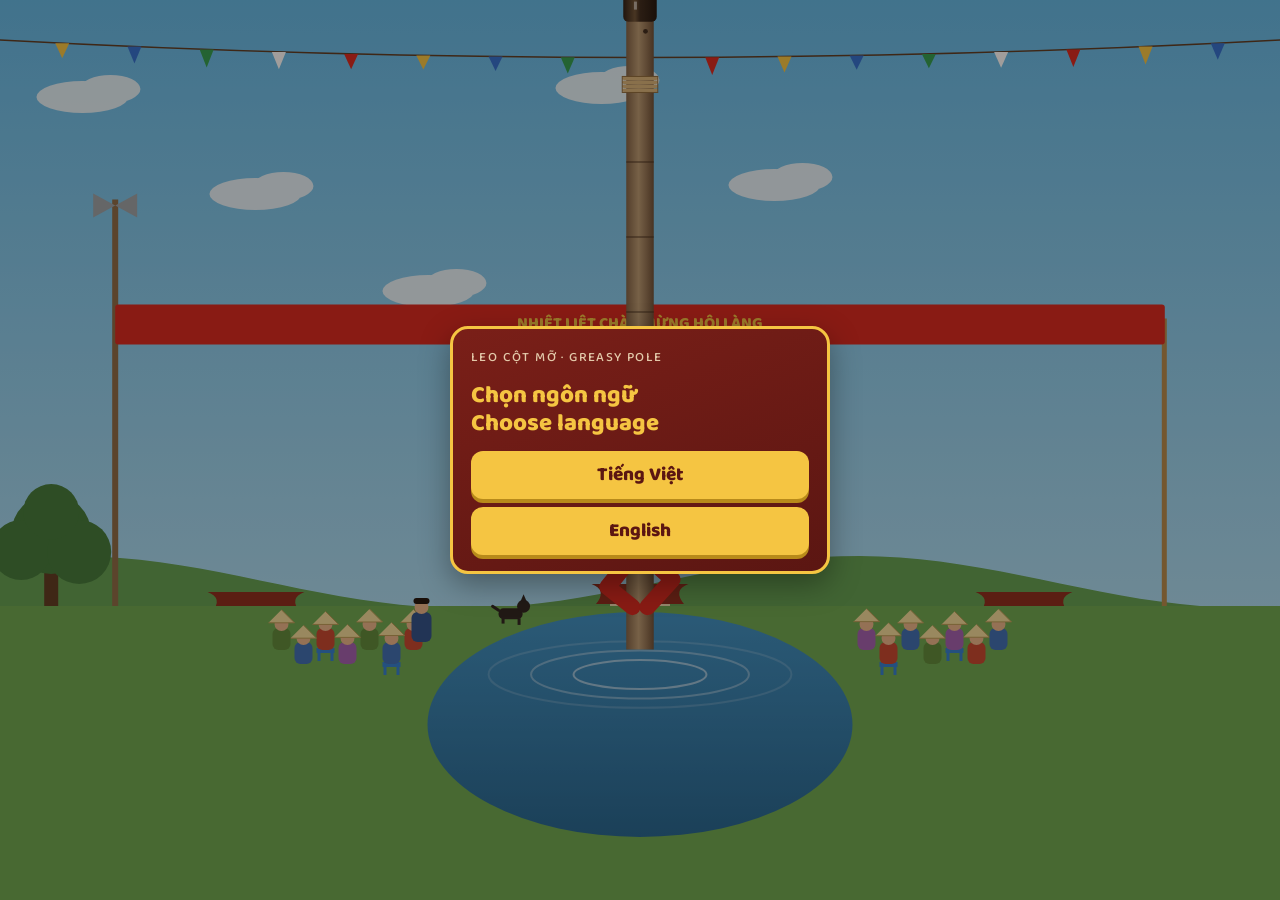
<file: leocotmo/index.html>
<!doctype html>
<html lang="vi">
<head>
<meta charset="utf-8">
<meta name="viewport" content="width=device-width,initial-scale=1,viewport-fit=cover">
<title>Leo Cột Mỡ</title>
<meta name="theme-color" content="#5b1612">
<meta name="description" content="Leo Cột Mỡ – game một chạm: Thạch Sanh đi khắp hội làng giật sính lễ cưới cô Mai.">
<link rel="manifest" href="manifest.webmanifest">
<link rel="icon" href="icon-192.png">
<link rel="apple-touch-icon" href="icon-192.png">
<link rel="stylesheet" href="fonts/baloo.css">
<style>
[hidden]{display:none!important}
/* Game một màn hình; thẻ thông báo kiểu sơn mài đỏ – vàng hội làng */
:root{
  --son:#5b1612;--son2:#7a1f18;--vang:#f5c542;--do:#d7261e;--muc:#26150c;--kem:#f7e7c4;--troi:#8fd0ee;
  --font:"Baloo 2","Segoe UI",system-ui,sans-serif;
  color-scheme:light;
}
html,body{height:100%;margin:0;overflow:hidden;background:var(--troi);font-family:var(--font);color:var(--muc);-webkit-user-select:none;user-select:none;-webkit-tap-highlight-color:transparent}
#app{position:relative;height:100%;width:100%;overflow:hidden;touch-action:none}
canvas{position:absolute;inset:0;width:100%;height:100%;display:block;touch-action:none}
.hud{position:absolute;top:0;left:0;right:0;display:flex;justify-content:space-between;align-items:flex-start;gap:6px;
  padding-top:calc(10px + env(safe-area-inset-top,0px));padding-left:max(16px,env(safe-area-inset-left,0px));padding-right:max(16px,env(safe-area-inset-right,0px));pointer-events:none}
.chip{background:rgba(38,21,12,.72);color:var(--vang);border-radius:999px;padding:2px 11px;font-weight:700;font-size:14px;font-variant-numeric:tabular-nums;white-space:nowrap}
.chip b{color:#fff;font-weight:800}
#toast{position:absolute;left:50%;top:calc(46px + env(safe-area-inset-top,0px));transform:translateX(-50%);width:min(340px,calc(100% - 32px));
  background:rgba(38,21,12,.82);color:#fff;border-radius:12px;padding:6px 12px;font-size:15px;line-height:1.3;text-align:center;pointer-events:none;opacity:0;transition:opacity .25s}
#toast.on{opacity:1}
#toast b{color:var(--vang)}
#quynh{position:absolute;left:max(16px,env(safe-area-inset-left,0px));bottom:calc(84px + env(safe-area-inset-bottom,0px));max-width:min(260px,70%);
  background:#fffbea;border:2px solid var(--muc);border-radius:14px 14px 14px 2px;padding:5px 10px;font-size:14px;line-height:1.3;pointer-events:none;opacity:0;transition:opacity .25s}
#quynh.on{opacity:1}
#quynh b{display:block;font-size:12px;color:var(--do)}
#items{position:absolute;left:0;right:0;bottom:0;display:flex;gap:8px;justify-content:flex-start;
  padding-bottom:calc(12px + env(safe-area-inset-bottom,0px));padding-left:max(16px,env(safe-area-inset-left,0px));padding-right:max(16px,env(safe-area-inset-right,0px));pointer-events:none}
.it{pointer-events:auto;font-family:var(--font);font-size:14px;font-weight:800;width:auto;padding:6px 12px;border-radius:12px;border:2px solid var(--vang);background:rgba(91,22,18,.9);color:var(--vang);box-shadow:none}
.it.passive{pointer-events:none;opacity:.9;background:rgba(38,21,12,.75);color:#fff;border-color:rgba(255,255,255,.5)}
.it.used{opacity:.35}
.layer{position:absolute;inset:0;display:flex;align-items:center;justify-content:center;padding:calc(12px + env(safe-area-inset-top,0px)) max(16px,env(safe-area-inset-right,0px)) calc(12px + env(safe-area-inset-bottom,0px)) max(16px,env(safe-area-inset-left,0px));background:rgba(20,10,5,.4);overflow-y:auto;box-sizing:border-box}
.card{width:100%;max-width:380px;max-height:100%;overflow-y:auto;background:linear-gradient(160deg,var(--son2),var(--son));color:var(--kem);border:3px solid var(--vang);border-radius:18px;padding:18px 18px 16px;box-shadow:0 10px 30px rgba(0,0,0,.35);text-align:left;box-sizing:border-box;margin:auto}
.card h1{font-size:38px;line-height:1;margin:0 0 2px;color:var(--vang);font-weight:800;text-wrap:balance}
.card h2{font-size:24px;line-height:1.15;margin:0 0 6px;color:var(--vang);font-weight:800;text-wrap:balance}
.card h3{font-size:17px;margin:12px 0 6px;color:var(--vang);font-weight:800}
.card p{margin:0 0 10px;font-size:16px;line-height:1.4}
.sub{font-size:13px;opacity:.85;text-transform:uppercase;letter-spacing:1.4px;margin-bottom:6px;display:block}
.small{font-size:14px;opacity:.9}
button{font-family:var(--font);font-size:19px;font-weight:800;width:100%;padding:9px 14px;border:0;border-radius:12px;background:var(--vang);color:var(--son);cursor:pointer;box-shadow:0 4px 0 #b88a1a}
button:active{transform:translateY(2px);box-shadow:0 2px 0 #b88a1a}
button:focus-visible{outline:3px solid #fff;outline-offset:2px}
button.ghost{background:transparent;color:var(--vang);box-shadow:none;border:2px solid var(--vang);font-size:16px}
button:disabled{opacity:.4;cursor:default}
.stack{display:grid;gap:8px}
.row{display:flex;gap:8px}
.stat{font-variant-numeric:tabular-nums;color:var(--vang);font-weight:700}
.goals{list-style:none;margin:0 0 12px;padding:0;display:grid;gap:4px;font-size:15px}
.goals li{display:flex;gap:8px;align-items:center}
.star{color:var(--vang);font-size:18px;line-height:1}
.star.off{color:rgba(247,231,196,.3)}
.bigstars{font-size:40px;letter-spacing:6px;text-align:center;margin:2px 0 6px;line-height:1}
.opt{display:flex;align-items:center;justify-content:space-between;gap:10px;font-size:15px;margin:4px 0}
.opt input{width:22px;height:22px;accent-color:var(--vang);flex:none}
.items{display:grid;gap:8px;margin-bottom:12px}
.irow{display:grid;grid-template-columns:1fr auto auto;gap:8px;align-items:center;background:rgba(0,0,0,.18);border-radius:12px;padding:8px 10px}
.irow .nm{font-weight:800;color:#fff;font-size:15px;line-height:1.2}
.irow .ds{font-size:13px;opacity:.85;line-height:1.25}
.irow button{width:auto;font-size:14px;padding:5px 9px;box-shadow:0 3px 0 #b88a1a}
.irow button.sel{background:#fff;color:var(--son)}
.irow.lock{opacity:.5}
.grid{display:grid;grid-template-columns:repeat(5,1fr);gap:6px;margin-bottom:10px}
.lv{font-size:17px;padding:6px 0 4px;border-radius:10px;line-height:1.05;box-shadow:0 3px 0 #b88a1a}
.lv small{display:block;font-size:11px;letter-spacing:1px;color:var(--son2)}
.gifts{display:grid;grid-template-columns:repeat(3,1fr);gap:6px;margin-bottom:12px}
.gift{background:rgba(0,0,0,.2);border-radius:10px;padding:6px;font-size:12.5px;line-height:1.2;min-height:44px}
.gift b{display:block;color:var(--vang);font-size:11px}
.gift.no{opacity:.4}
.say{background:rgba(0,0,0,.2);border-left:4px solid var(--vang);border-radius:8px;padding:8px 10px;margin:0 0 10px;font-size:15px;line-height:1.35}
.say i{display:block;font-size:13px;opacity:.85;margin-top:2px}
.but{background:#fff3c4;color:var(--muc);border-radius:12px;padding:8px 10px;margin:0 0 10px;font-size:15px;line-height:1.35}
.but b{color:var(--son2)}
.newit{color:#fff;background:rgba(245,197,66,.2);border-radius:10px;padding:6px 10px;margin:0 0 10px;font-weight:700}
</style>
</head>
<body>
<div id="app">
  <canvas id="c"></canvas>
  <div class="hud" id="hud">
    <span class="chip"><span id="hLvT">Cấp</span> <b id="hLv">1</b></span>
    <span class="chip"><b id="hH">0,0</b> / <span id="hT">8</span> m</span>
    <span class="chip"><b id="hC">0</b> <span id="hCT">xu</span></span>
  </div>
  <div id="toast"></div>
  <div id="quynh"><b>Trạng Quỳnh</b><span id="qTxt"></span></div>
  <div id="items"></div>

  <div class="layer" id="langpick" hidden>
    <div class="card stack">
      <span class="sub">Leo Cột Mỡ · Greasy Pole</span>
      <h2>Chọn ngôn ngữ<br>Choose language</h2>
      <button data-lang="vi">Tiếng Việt</button>
      <button data-lang="en">English</button>
    </div>
  </div>

  <div class="layer" id="menu" hidden>
    <div class="card">
      <span class="sub" id="mSub"></span>
      <h1 id="mTitle"></h1>
      <p id="mHow"></p>
      <p class="small" id="mNoVoice" hidden></p>
      <div class="stack">
        <button id="bCont"></button>
        <button class="ghost" id="bMap"></button>
        <button class="ghost" id="bGifts"></button>
        <button class="ghost" id="bStoryAgain"></button>
        <button class="ghost" id="bLang"></button>
        <button class="ghost" id="bVoice"></button>
        <button class="ghost" id="bMusic"></button>
      </div>
      <label class="opt" style="margin-top:12px"><span id="mTest"></span><input type="checkbox" id="test"></label>
    </div>
  </div>

  <div class="layer" id="map" hidden>
    <div class="card">
      <h2 id="mapT"></h2>
      <div id="mapBody"></div>
      <button class="ghost" id="bMapBack"></button>
    </div>
  </div>

  <div class="layer" id="giftsL" hidden>
    <div class="card">
      <h2 id="gT"></h2>
      <p class="small" id="gCount"></p>
      <div class="gifts" id="gGrid"></div>
      <button class="ghost" id="bGBack"></button>
    </div>
  </div>

  <div class="layer" id="story" hidden>
    <div class="card">
      <span class="sub" id="sSub"></span>
      <h2 id="sTitle"></h2>
      <p id="sText"></p>
      <button id="bStory"></button>
    </div>
  </div>

  <div class="layer" id="pre" hidden>
    <div class="card">
      <span class="sub" id="pSub"></span>
      <h2 id="pTitle"></h2>
      <p class="small" id="pPrize"></p>
      <ul class="goals" id="pGoals"></ul>
      <h3 id="pBringT"></h3>
      <div class="items" id="pItems"></div>
      <div class="row"><button class="ghost" id="bPreBack" style="flex:1"></button><button id="bGo" style="flex:2"></button></div>
    </div>
  </div>

  <div class="layer" id="lose" hidden>
    <div class="card">
      <span class="sub" id="lSub"></span>
      <h2 id="lMsg"></h2>
      <p id="lH"></p>
      <div class="say" id="lSay"></div>
      <div class="but" id="lBut" hidden></div>
      <div class="row"><button class="ghost" id="bLMenu" style="flex:1"></button><button id="bRetry" style="flex:2"></button></div>
    </div>
  </div>

  <div class="layer" id="win" hidden>
    <div class="card">
      <span class="sub" id="wSub"></span>
      <div class="bigstars" id="wStars"></div>
      <h2 id="wPrize"></h2>
      <ul class="goals" id="wGoals"></ul>
      <p class="stat" id="wCoins"></p>
      <div class="newit" id="wNew" hidden></div>
      <div class="say" id="wStory" hidden></div>
      <div class="row"><button class="ghost" id="bWMenu" style="flex:1"></button><button id="bNext" style="flex:2"></button></div>
    </div>
  </div>
</div>

<script>
(()=>{
const $=id=>document.getElementById(id);
const cv=$('c'),ctx=cv.getContext('2d');
let W=0,HH=0,PPM=60;
function resize(){const r=cv.getBoundingClientRect();const d=Math.min(2,window.devicePixelRatio||1);W=r.width;HH=r.height;cv.width=Math.round(W*d);cv.height=Math.round(HH*d);ctx.setTransform(d,0,0,d,0,0);PPM=HH/7.2;}
addEventListener('resize',resize);resize();
const R=(a,b)=>a+Math.random()*(b-a);
const pick=a=>a[Math.floor(Math.random()*a.length)];
function rng(s){return()=>{s|=0;s=s+0x6D2B79F5|0;let t=Math.imul(s^s>>>15,1|s);t=t+Math.imul(t^t>>>7,61|t)^t;return((t^t>>>14)>>>0)/4294967296;}}
const MAXL=100;

/* ================= CHỮ (song ngữ) ================= */
const PRIZES={
vi:["phong bao lì xì","con gà trống","bánh chưng","nải chuối","bình rượu nếp","bộ ấm chén","con lợn đất","nón quai thao","bao gạo tám thơm","cặp vịt bầu",
"cành đào","cây quất","hộp mứt gừng","đôi câu đối đỏ","tranh Đông Hồ","khay mứt Tết","đòn bánh tét","cây giò lụa","hũ dưa hành","mâm ngũ quả",
"chuỗi tràng hạt","chuông gió","đèn hoa sen","gói trà sen","bó hương trầm","chiếc mõ gỗ","đĩa bánh chay","đĩa xôi gấc","túi hạt sen","bức thư pháp chữ Phúc"],
en:["red lucky envelope","rooster","square rice cake","bunch of bananas","jar of rice wine","tea set","clay piggy bank","Quai Thao hat","sack of fragrant rice","pair of ducks",
"peach blossom branch","kumquat tree","box of candied ginger","pair of red couplets","Dong Ho folk painting","tray of New Year sweets","log rice cake","pork roll","jar of pickled onions","five-fruit tray",
"prayer beads","wind chime","lotus lantern","pack of lotus tea","bundle of incense","wooden fish drum","plate of rice balls","red gac sticky rice","bag of lotus seeds","\"Blessing\" calligraphy"]};
const SAYINGS=[
["Có công mài sắt, có ngày nên kim.","Grind iron long enough and it becomes a needle."],
["Thất bại là mẹ thành công.","Failure is the mother of success."],
["Chớ thấy sóng cả mà ngã tay chèo.","Don't drop your oar just because the waves are high."],
["Lửa thử vàng, gian nan thử sức.","Fire tests gold; hardship tests strength."],
["Kiến tha lâu cũng đầy tổ.","Ants carrying long enough will fill the nest."],
["Đi một ngày đàng, học một sàng khôn.","Walk one day, gain a basket of wisdom."]];
const QUYNH=[
["Leo kiểu này thì rùa bò còn nhanh hơn!","At this speed a turtle would win!"],
["Ngã ao là được tắm miễn phí đấy nhé!","Fall in the pond and you get a free bath!"],
["Lý Thông ơi, leo hay là bò thế?","Hey Ly Thong, climbing or crawling?"],
["Trơn thế này, bôi mỡ hay bôi dầu ăn?","So slippery! Grease or cooking oil?"],
["Cố lên, cô Mai đang nhìn kìa!","Go on, Mai is watching!"],
["Quà thì to, mà cột thì cao, khổ thân!","Big prize, tall pole, poor guy!"]];
const T={
vi:{
 title:"Leo Cột Mỡ",sub:"Thạch Sanh đi hội",how:"Chạm liên tục để leo, ngừng tay là tụt. Giật đủ 100 món sính lễ để cưới cô Mai, đừng để Lý Thông túm chân!",
 cont:n=>`Chơi tiếp · Cấp ${n}`,map:"Chọn cấp",gifts:"Tủ sính lễ",storyAgain:"Xem lại câu chuyện",lang:"Ngôn ngữ: Tiếng Việt",test:"Chế độ thử (mở hết cấp, không thua, không lưu)",
 lv:"Cấp",coins:"xu",back:"Quay lại",menu:"Về làng",
 chang:["Chặng 1 · Hội đình làng","Chặng 2 · Hội Tết","Chặng 3 · Hội chùa"],
 coming:"Chặng 4 · Hội sông nước miền Tây: sắp ra mắt",
 giftCount:n=>`Đã gom ${n} / 100 món sính lễ`,
 storyBtn:"Vào hội",
 story:["Thạch Sanh nghèo, chỉ có chiếc rìu và tấm lòng thật. Chàng thương cô Mai, con gái trưởng làng. Trưởng làng phán: \"Gom đủ 100 món sính lễ từ các hội làng thì ta gả.\" Lý Thông nghe được, cũng lao vào leo cột tranh quà.",
  "Hội Tết rộn ràng, pháo nổ đì đùng. Lý Thông rỉ tai: \"Năm nay ta sẽ cưới cô Mai.\" Thạch Sanh chỉ cười, xoa tay vào tro bếp rồi leo tiếp.",
  "Hội chùa thanh tịnh, chim bay rợp trời. Thạch Sanh thắp nén hương xin Bụt phù hộ. Lý Thông thì lén thuê người ném chuối."],
 ends:["Đã gom 10 món sính lễ đầu tiên. Trưởng làng gật gù: \"Khá đấy, nhưng đường còn xa!\" Lý Thông tức đỏ mặt.",
  "Tết qua, gánh sính lễ nặng dần. Cô Mai lén gửi chàng chiếc khăn thêu: \"Em đợi.\"",
  "Ông Bụt mỉm cười: \"Lòng con thật, ắt có ngày thành.\" Đã đủ 30 món. Hội sông nước miền Tây đang chờ phía trước…"],
 loa:["Alô alô! Kính mời bà con ra đình xem hội leo cột mỡ!","Alô alô! Mừng xuân mới, mời bà con ra xem leo cột!","Alô alô! Hội chùa có leo cột, quà to lắm bà con ơi!"],
 loaT:"Loa phường",
 banner:["NHIỆT LIỆT CHÀO MỪNG HỘI LÀNG","CUNG CHÚC TÂN XUÂN","MỪNG HỘI CHÙA"],
 prize:p=>`Quà ở đỉnh: ${p}`,
 g1:"Lên tới đỉnh",g2:n=>`Leo dưới ${n} giây`,g3:"Không trúng chuối, chim",
 bring:"Chợ quê · mang theo tối đa 2 món",buy:p=>`Mua ${p}`,have:n=>`Có ${n}`,take:"Mang",taken:"Đã chọn",lockAfter:n=>`Mở sau cấp ${n}`,
 go:"Leo!",
 it:{tro:["Tro bếp","Bấm để xoa tay: 5 giây hết trơn mỡ"],non:["Nón lá","Tự đỡ 1 lần trúng chuối hoặc chim"],day:["Dây thừng","Tự giữ 1 lần tuột tay khi gió"]},
 ready:"sẵn sàng",
 caught:"Bị Lý Thông túm chân, rơi tõm xuống ao!",
 climbed:(h,t)=>`Leo được ${h} / ${t} m.`,
 sayT:"Tục ngữ",retry:"Leo lại",
 but:"Ông Bụt hiện lên: \"Sao con khóc? Ta cho con món này.\"",butGot:x=>`Nhận được: ${x}`,coinsN:n=>`${n} xu`,
 won:n=>`Qua cấp ${n}`,grab:p=>`Giật được ${p}!`,coinsWon:n=>`+${n} xu`,newIt:x=>`Được tặng món mới: ${x}! Mua thêm ở chợ quê.`,next:"Cấp tiếp",
 tap:"Chạm liên tục để leo!",wind1:"Gió sắp tới!",wind2:"ÔM CHẶT – ĐỪNG CHẠM!",phao1:"Pháo sắp nổ!",phao2:"BÁM CHẮC – CHẠM LIÊN TỤC!",
 slip:"Tuột tay!",bhit:"Trúng chuối!",birdhit:"Chim lao trúng!",hat:"Nón lá đỡ!",rope:"Dây thừng giữ chặt!",ash:"Xoa tro: hết trơn!",
 musicOn:"Nhạc hội: Bật",musicOff:"Nhạc hội: Tắt",oi:"Ối giời ơi!",hoan:"Hoan hô! Giỏi quá!",cole:"Cố lên! Cố lên!",voiceOn:"Giọng nói: Bật",voiceOff:"Giọng nói: Tắt",noVoice:"Máy chưa có giọng tiếng Việt: vào Cài đặt điện thoại → Chuyển văn bản thành giọng nói → tải giọng Tiếng Việt.",
 tao:"Ông Táo cưỡi cá chép về trời!",taunt:"Hehe, quà là của ta!",bark:"Gâu gâu!",ly:"Lý Thông",testTag:"thử",escaped:"Thoát! (chế độ thử)"
},
en:{
 title:"Greasy Pole",sub:"Thach Sanh at the Festivals",how:"Tap repeatedly to climb; stop and you slide. Win 100 wedding gifts to marry Mai, and don't let Ly Thong grab your foot!",
 cont:n=>`Continue · Level ${n}`,map:"Levels",gifts:"Wedding gifts",storyAgain:"Replay the story",lang:"Language: English",test:"Test mode (all levels, can't lose, not saved)",
 lv:"Level",coins:"coins",back:"Back",menu:"Menu",
 chang:["Stage 1 · Village Temple Festival","Stage 2 · Lunar New Year","Stage 3 · Pagoda Festival"],
 coming:"Stage 4 · Mekong River Festival: coming soon",
 giftCount:n=>`${n} / 100 wedding gifts collected`,
 storyBtn:"Join the festival",
 story:["Thach Sanh is poor, with nothing but his axe and an honest heart. He loves Mai, the village chief's daughter. The chief declares: \"Bring me 100 wedding gifts from the festivals and she is yours.\" Sly Ly Thong overhears and joins the race.",
  "The New Year festival roars with firecrackers. Ly Thong whispers: \"This year I'll marry Mai.\" Thach Sanh just smiles, rubs kitchen ash on his hands and climbs on.",
  "At the peaceful pagoda festival, birds fill the sky. Thach Sanh lights incense and asks the Buddha spirit for help. Ly Thong secretly pays people to throw bananas."],
 ends:["The first 10 gifts are in. The village chief nods: \"Not bad, but it's a long road!\" Ly Thong turns red with envy.",
  "New Year is over and the gift basket grows heavy. Mai secretly sends him an embroidered scarf: \"I'll wait for you.\"",
  "The Buddha spirit smiles: \"An honest heart will succeed.\" 30 gifts collected. The Mekong River festival awaits…"],
 loa:["Attention, villagers! Come to the temple yard for the greasy pole climb!","Attention! Happy New Year! Come watch the pole climb!","Attention! Pole climbing at the pagoda. Big prizes, folks!"],
 loaT:"Village loudspeaker",
 banner:["WELCOME TO THE VILLAGE FESTIVAL","HAPPY LUNAR NEW YEAR","PAGODA FESTIVAL"],
 prize:p=>`Prize at the top: ${p}`,
 g1:"Reach the top",g2:n=>`Climb in under ${n} s`,g3:"No banana or bird hits",
 bring:"Village market · bring up to 2 items",buy:p=>`Buy ${p}`,have:n=>`Have ${n}`,take:"Take",taken:"Taken",lockAfter:n=>`Unlocks after level ${n}`,
 go:"Climb!",
 it:{tro:["Kitchen ash","Tap: no grease slip for 5 s"],non:["Conical hat","Blocks one banana or bird hit"],day:["Rope belt","Saves one slip in the wind"]},
 ready:"ready",
 caught:"Ly Thong grabbed your foot. Splash into the pond!",
 climbed:(h,t)=>`You climbed ${h} / ${t} m.`,
 sayT:"Vietnamese proverb",retry:"Try again",
 but:"The Buddha spirit appears: \"Why are you crying, child? Take this.\"",butGot:x=>`You got: ${x}`,coinsN:n=>`${n} coins`,
 won:n=>`Level ${n} cleared`,grab:p=>`You grabbed the ${p}!`,coinsWon:n=>`+${n} coins`,newIt:x=>`New item: ${x}! Buy more at the market.`,next:"Next level",
 tap:"Tap fast to climb!",wind1:"Wind coming!",wind2:"HOLD ON – DON'T TAP!",phao1:"Firecrackers!",phao2:"HOLD TIGHT – KEEP TAPPING!",
 slip:"Slipped!",bhit:"Banana hit!",birdhit:"Bird strike!",hat:"Hat blocked it!",rope:"The rope held!",ash:"Ash on hands: no slip!",
 musicOn:"Music: On",musicOff:"Music: Off",oi:"Oh no!",hoan:"Hooray! Well done!",cole:"Go! Go! Go!",voiceOn:"Voice: On",voiceOff:"Voice: Off",noVoice:"No English voice found on this device.",
 tao:"The Kitchen God rides his carp to heaven!",taunt:"Hehe, the prize is mine!",bark:"Woof woof!",ly:"Ly Thong",testTag:"test",escaped:"Escaped! (test mode)"
}};

/* ---- Chặng 4–10 ---- */
PRIZES.vi.push("buồng dừa xiêm","giỏ chôm chôm","mô hình xuồng ba lá","chiếc khăn rằn","hũ mắm cá linh","giỏ xoài cát","xấp bánh tráng","hộp kẹo dừa","nồi cá kho tộ","cây đàn kìm",
"bó lúa vàng","chiếc liềm","nong cốm","chiếc cối giã gạo","chiếc thúng tre","đôi quang gánh","đĩa bánh giầy","con diều sáo","chum tương","tượng trâu gỗ",
"đèn ông sao","bánh nướng","bánh dẻo","đèn kéo quân","mặt nạ giấy","trống bỏi","con tò he","đầu lân","đôi quả bưởi","đèn cá chép",
"cây khèn","váy thổ cẩm","túi thổ cẩm","gói chè Shan tuyết","hũ mật ong rừng","bình rượu ngô","đôi vòng bạc","cây sáo trúc","túi nấm hương","quả còn",
"áo tơi lá","chiếc ô lụa","đôi guốc mộc","đĩa bánh đúc","ấm tích","chiếc chiếu cói","chiếc quạt nan","bình gốm Bát Tràng","cây đèn dầu","áo tứ thân",
"đèn lồng Hội An","gói mì Quảng","bức tranh thêu","khăn lụa","tà áo dài","hộp bánh đậu xanh","bộ bài tam cúc","hộp sơn mài","chuông đồng","chiếc quạt giấy",
"trống đồng nhỏ","chiếc nỏ thần","quả dưa hấu Mai An Tiêm","ngựa sắt nhỏ","nhẫn vàng","đôi bông tai","mâm trầu cau","áo cưới cô dâu","khăn xếp áo the","trái tim cô Mai");
PRIZES.en.push("bunch of coconuts","basket of rambutans","model sampan","checkered scarf","jar of fermented fish","basket of mangoes","stack of rice paper","box of coconut candy","clay pot of braised fish","moon lute",
"sheaf of golden rice","sickle","tray of green rice flakes","rice mortar","bamboo basket","carrying pole with baskets","plate of round rice cakes","flute kite","jar of soybean sauce","wooden buffalo",
"star lantern","baked mooncake","snow skin mooncake","revolving lantern","paper mask","rattle drum","rice-dough figurine","lion dance head","pair of pomelos","carp lantern",
"Hmong bamboo pipes","brocade skirt","brocade bag","pack of Shan Tuyet tea","jar of wild honey","bottle of corn wine","pair of silver bracelets","bamboo flute","bag of shiitake","embroidered throwing ball",
"palm-leaf raincoat","silk umbrella","wooden clogs","plate of rice jelly cake","teapot in a basket","sedge mat","bamboo fan","Bat Trang vase","oil lamp","four-panel dress",
"Hoi An lantern","pack of Quang noodles","embroidered picture","silk scarf","ao dai","box of mung bean cakes","Tam Cuc card deck","lacquer box","bronze bell","paper fan",
"small bronze drum","magic crossbow","Mai An Tiem watermelon","little iron horse","gold ring","pair of earrings","tray of betel and areca","bride's wedding dress","groom's turban and robe","Mai's heart");
T.vi.chang.push("Chặng 4 · Hội sông nước miền Tây","Chặng 5 · Hội mùa","Chặng 6 · Hội Trung thu","Chặng 7 · Hội vùng cao","Chặng 8 · Hội mưa giông","Chặng 9 · Hội phố cổ","Chặng 10 · Giỗ Tổ Đền Hùng");
T.en.chang.push("Stage 4 · Mekong River Festival","Stage 5 · Harvest Festival","Stage 6 · Mid-Autumn Festival","Stage 7 · Highland Festival","Stage 8 · Stormy Festival","Stage 9 · Old Town Festival","Stage 10 · Hung Kings Festival");
T.vi.story.push(
"Theo con nước về miền Tây. Ghe xuồng tấp nập, cột mỡ dựng bên bờ sông. Sóng vỗ làm cột lắc lư: phải chạm đúng lúc cột đứng thẳng mới leo được.",
"Lúa chín vàng đồng, làng mở hội mùa. Mấy chú trâu nghịch hay húc vào chân cột. Nghe báo trâu tới thì leo tới nút dây mà bám, kẻo bị tụt.",
"Đêm rằm sáng trăng, chú Cuội ngồi gốc đa nhìn xuống. Trời tối om, chỉ thấy cột ở chỗ có đèn lồng. Leo khéo kẻo trượt mỡ trong bóng tối.",
"Lên vùng cao, ruộng bậc thang uốn lượn. Sương mù giăng kín, che cả đoạn mỡ lẫn nút dây. Tiếng khèn gọi bạn, Thạch Sanh vẫn leo.",
"Mưa giông kéo tới, Thủy Tinh dâng nước ngập bờ ao. Cột ướt sũng, mỡ trơn hơn hẳn, chạm phải thật nhanh.",
"Phố cổ lung linh đèn lồng. Lý Thông rủ cả mẹ cùng leo. Giờ có hai người đuổi dưới chân!",
"Về Đền Hùng dự Giỗ Tổ. Thánh Gióng cưỡi ngựa sắt bay ngang trời. Chặng cuối có đủ mọi thử thách. Cô Mai đang đợi ở cấp 100.");
T.en.story.push(
"Follow the river to the Mekong Delta. Boats crowd the water and the pole stands on the riverbank. Waves make the pole sway: tap only when it stands straight.",
"The rice is golden and the village holds its harvest festival. Naughty buffaloes like to ram the pole. When a buffalo is coming, climb to a rope knot and hold on.",
"On the full-moon night, Cuoi sits under his banyan tree on the moon. It is dark: you can only see the pole where lanterns glow. Climb carefully in the dark.",
"Up in the highlands, rice terraces curve along the hills. Thick fog hides the grease and the knots. The bamboo pipes play, and Thach Sanh keeps climbing.",
"A storm rolls in and the Water God floods the pond. The pole is soaked and the grease is far more slippery. Tap fast!",
"The old town glows with lanterns. Ly Thong brings his mother to climb too. Now two people are chasing you!",
"To the Hung Kings Temple for the great festival. Saint Giong flies by on his iron horse. The last stage has every challenge. Mai is waiting at level 100.");
T.vi.ends.push(
"Trên ghe về, Thạch Sanh hát vọng cổ. Lý Thông say sóng, nằm bẹp dưới khoang.",
"Gánh sính lễ giờ phải hai đòn gánh. Trưởng làng bắt đầu nhìn Thạch Sanh khác hẳn.",
"Chú Cuội nói vọng xuống: \"Chàng này thật thà, không như ta!\"",
"Qua vùng cao, Thạch Sanh được tặng cây khèn. Cô Mai gửi thư: \"Chàng về nhanh nhé.\"",
"Mưa tạnh, cầu vồng hiện. Lý Thông trượt mỡ ngã ao ba lần liền.",
"Mẹ con Lý Thông bàn nhau mưu kế cuối cùng ở Đền Hùng…",
"Đủ 100 món sính lễ! Trưởng làng gả cô Mai cho Thạch Sanh. Mẹ con Lý Thông xấu hổ bỏ đi. Cả làng mở hội cưới linh đình. Hết chuyện. Chơi lại để lấy đủ 3 sao nhé!");
T.en.ends.push(
"On the boat home, Thach Sanh sings folk songs. Ly Thong is seasick below deck.",
"The gifts now need two carrying poles. The village chief starts to look at Thach Sanh differently.",
"Cuoi calls down from the moon: \"This one is honest, unlike me!\"",
"In the highlands, Thach Sanh is given bamboo pipes. Mai sends a letter: \"Come back soon.\"",
"The rain stops and a rainbow appears. Ly Thong slips into the pond three times in a row.",
"Ly Thong and his mother plot one last trick at the Hung Kings Temple…",
"All 100 wedding gifts! The village chief lets Mai marry Thach Sanh. Ly Thong and his mother sneak away in shame. The whole village celebrates the wedding. The end. Play again to earn all 3 stars!");
T.vi.loa.push("Alô alô! Hội sông nước bắt đầu, bà con xuống bến xem leo cột!","Alô alô! Mừng lúa mới, bà con ra đình xem hội!","Alô alô! Đêm rằm tháng Tám, mời bà con rước đèn xem leo cột!","Alô alô! Hội xuân vùng cao, mời bà con bản trên bản dưới!","Alô alô! Trời mưa to, đề nghị bà con mang áo mưa!","Alô alô! Hội đèn lồng phố cổ, quà to lắm bà con ơi!","Alô alô! Giỗ Tổ Hùng Vương, con cháu khắp nơi về đây!");
T.en.loa.push("Attention! The river festival begins. Come to the pier and watch!","Attention! Celebrate the new rice harvest at the temple yard!","Attention! Full moon tonight. Bring your lanterns and watch the climb!","Attention! Spring festival in the highlands. Everyone from every village, come!","Attention! Heavy rain. Please bring your raincoats!","Attention! Lantern festival in the old town. Big prizes!","Attention! Hung Kings Festival. Children of the nation, come home!");
T.vi.banner.push("HỘI SÔNG NƯỚC MIỀN TÂY","MỪNG LÚA MỚI","VUI HỘI TRĂNG RẰM","HỘI XUÂN VÙNG CAO","HỘI LÀNG MÙA MƯA","HỘI ĐÈN LỒNG PHỐ CỔ","GIỖ TỔ HÙNG VƯƠNG");
T.en.banner.push("MEKONG RIVER FESTIVAL","NEW RICE HARVEST","FULL MOON FESTIVAL","HIGHLAND SPRING FESTIVAL","RAINY SEASON FESTIVAL","OLD TOWN LANTERNS","HUNG KINGS FESTIVAL");
Object.assign(T.vi.it,{che:["Bát chè đỗ","Bấm để ăn: 3 giây leo khỏe gấp đôi"],phao:["Quả pháo","Bấm để thả: Lý Thông giật mình tụt 2 m"]});
Object.assign(T.en.it,{che:["Bean sweet soup","Tap to eat: climb twice as hard for 3 s"],phao:["Firecracker","Tap to drop: Ly Thong falls back 2 m"]});
Object.assign(T.vi,{done:"Đã đủ 10 chặng! Chơi lại để lấy đủ 3 sao.",me:"Mẹ Lý Thông",caughtMe:"Bị mẹ Lý Thông túm chân, rơi tõm xuống ao!",
 song1:"Sóng tới!",song2:"CHẠM KHI CỘT ĐỨNG THẲNG!",songWeak:"Cột lắc!",trau1:"Trâu sắp húc cột!",trau2:"LEO TỚI NÚT DÂY MÀ BÁM!",trauSafe:"Bám nút dây, an toàn!",trauHit:"Trâu húc! Tụt cả hai!",rầm:"RẦM!",
 giong:"Thánh Gióng cưỡi ngựa sắt bay qua!",cheUse:"Ăn chè đỗ: khỏe gấp đôi!",phaoUse:"Lý Thông giật mình!"});
Object.assign(T.en,{done:"All 10 stages done! Play again for 3 stars.",me:"Ly Thong's mum",caughtMe:"Ly Thong's mother grabbed your foot. Splash!",
 song1:"Waves coming!",song2:"TAP WHEN THE POLE IS STRAIGHT!",songWeak:"Swaying!",trau1:"Buffalo charging!",trau2:"CLIMB TO A KNOT AND HOLD!",trauSafe:"Holding the knot, safe!",trauHit:"Rammed! Everyone slides!",rầm:"BAM!",
 giong:"Saint Giong flies by on his iron horse!",cheUse:"Bean soup: double strength!",phaoUse:"Ly Thong jumps in fright!"});

/* ================= LƯU ================= */
const KEY='lcm_save3';
const fresh=()=>({lang:null,unl:1,stars:{},coins:0,inv:{tro:0,non:0,day:0,che:0,phao:0},seen:{},streak:{lv:0,n:0},voice:true,music:true});
let S=fresh();
try{const o=JSON.parse(localStorage.getItem(KEY)||'null');if(o)S=Object.assign(fresh(),o);}catch(e){}
try{const b=+localStorage.getItem('lcm_best');if(b>S.unl)S.unl=Math.min(b,MAXL);}catch(e){}
let REAL=null; // khác null = đang ở chế độ thử
function save(){if(REAL)return;try{localStorage.setItem(KEY,JSON.stringify(S));}catch(e){}}
const tr=(k,...a)=>{const v=T[S.lang||'vi'][k];return typeof v==='function'?v(...a):v;};
const prizeOf=l=>PRIZES[S.lang||'vi'][(l-1)%PRIZES.vi.length];
const ITEMS=[{id:'tro',after:10,price:20},{id:'non',after:20,price:25},{id:'day',after:30,price:30},{id:'che',after:40,price:30},{id:'phao',after:50,price:35}];
ITEMS.forEach(it=>{if(!(S.inv[it.id]>=0))S.inv[it.id]=0;});
const itemOpen=it=>S.unl>it.after;
const itName=id=>tr('it')[id][0];

/* ================= ĐỘ KHÓ ================= */
// Cấp 1–6 giữ như bản thử; từ cấp 7 tăng chậm hơn (hệ số 0,45)
// Cân độ khó (giai đoạn 4): mỗi chặng bắt đầu dễ hơn cuối chặng trước một chút, rồi tăng dần
const TUNE=window.__TUNE||{base:6.5,step:.3,local:.22,catchX:1.5,catchGap:5,adj:{4:-1.2,5:-.6,8:-1.5,9:-.5,10:-3.3}};
function flags(l){const k=Math.min(10,Math.ceil(l/10));return{phao:k===2||k===10,birds:k===3||k===10,song:k===4||k===10,trau:k===5||k===10,dark:k===6,fog:k===7,rain:k===8,two:k===9||(k===10&&l>=95)};}
function P(l){
  const k=Math.min(10,Math.ceil(l/10)),loc=(l-1)%10;
  const e=k===1?(l<=6?l:6+(l-6)*.45):TUNE.base+(k-2)*TUNE.step+loc*TUNE.local+(TUNE.adj[k]||0);
  const poleH=Math.round(Math.min(40,8+2*(e-1)));
  return{e,poleH,gc:Math.min(.8,.3+.07*e),
    ch:l<=3?.22+.05*(l-1):Math.min(1.15,.34+.04*(e-1)),
    warn:Math.max(.75,1.35-.045*e),bRate:Math.min(2.4,(1+.07*e)*(flags(l).birds?.8:1)),wRate:Math.min(2.2,1+.04*e),dbl:e>=6,
    banana:l>=2,wind:l>=3,...flags(l),
    tgt:Math.round(poleH/1.25+3)};
}
const changOf=l=>Math.min(10,Math.ceil(l/10));

/* ================= ÂM THANH ================= */
let AC=null;
function audio(){if(!AC){try{AC=new (window.AudioContext||window.webkitAudioContext)();}catch(e){}}if(AC&&AC.state==='suspended')AC.resume();}
function beep(f,d,type='square',vol=.05,slide=0){if(!AC)return;const t=AC.currentTime,o=AC.createOscillator(),g=AC.createGain();o.type=type;o.frequency.setValueAtTime(f,t);if(slide)o.frequency.exponentialRampToValueAtTime(Math.max(40,f+slide),t+d);g.gain.setValueAtTime(vol,t);g.gain.exponentialRampToValueAtTime(.0001,t+d);o.connect(g).connect(AC.destination);o.start(t);o.stop(t+d);}
function boomSnd(){for(let i=0;i<7;i++)setTimeout(()=>beep(R(90,180),.12,'sawtooth',.07,-50),i*90+R(0,40));}

/* ================= GIỌNG NÓI (giọng có sẵn của máy) ================= */
const SS=window.speechSynthesis||null;let VOICES=[];
function loadVoices(){try{VOICES=SS?SS.getVoices():[];}catch(e){VOICES=[];}}
if(SS){loadVoices();try{SS.onvoiceschanged=()=>{loadVoices();if(!$('menu').hidden)openMenu();};}catch(e){}}
function voiceFor(lang){return VOICES.find(v=>v.lang&&v.lang.toLowerCase().replace('_','-').startsWith(lang))||null;}
const hasVoice=()=>!!(SS&&voiceFor(S.lang==='en'?'en':'vi'));
// kiểu giọng: loa phường, Trạng Quỳnh, ông Bụt, Lý Thông, bà con
const VSTYLE={loa:[1,1],quynh:[1.12,1.35],but:[.85,.6],ly:[1.15,1.6],crowd:[1.1,1.2],say:[.95,1]};
function speak(text,style='say',urgent=false){
  if(!S.voice||!SS)return;const v=voiceFor(S.lang==='en'?'en':'vi');if(!v)return;
  try{if(urgent)SS.cancel();const u=new SpeechSynthesisUtterance(text.replace(/[“”"]/g,''));u.voice=v;u.lang=v.lang;const st=VSTYLE[style]||VSTYLE.say;u.rate=st[0];u.pitch=st[1];u.volume=1;SS.speak(u);}catch(e){}
}
function hush(){try{SS&&SS.cancel();}catch(e){}}

/* ================= NHẠC HỘI (trống + sáo, thang ngũ cung) ================= */
let NOISE=null,MUS={on:false,next:0,step:0,timer:0,mel:[],bpm:112,k:0};
function noiseBuf(){if(!AC)return null;if(NOISE)return NOISE;const n=AC.sampleRate*.5,b=AC.createBuffer(1,n,AC.sampleRate),d=b.getChannelData(0);for(let i=0;i<n;i++)d[i]=Math.random()*2-1;NOISE=b;return b;}
function drum(t,f,vol,dur){const o=AC.createOscillator(),g=AC.createGain();o.type='sine';o.frequency.setValueAtTime(f*1.6,t);o.frequency.exponentialRampToValueAtTime(f,t+.05);g.gain.setValueAtTime(vol,t);g.gain.exponentialRampToValueAtTime(.0001,t+dur);o.connect(g).connect(AC.destination);o.start(t);o.stop(t+dur);}
function click(t,vol,freq=2500,dur=.04){const b=noiseBuf();if(!b)return;const src=AC.createBufferSource(),f=AC.createBiquadFilter(),g=AC.createGain();src.buffer=b;f.type='bandpass';f.frequency.value=freq;f.Q.value=3;g.gain.setValueAtTime(vol,t);g.gain.exponentialRampToValueAtTime(.0001,t+dur);src.connect(f).connect(g).connect(AC.destination);src.start(t,Math.random()*.3);src.stop(t+dur);}
function flute(t,f,dur,vol){const o=AC.createOscillator(),l=AC.createOscillator(),lg=AC.createGain(),g=AC.createGain();o.type='triangle';o.frequency.setValueAtTime(f,t);l.frequency.value=5.5;lg.gain.value=f*.012;l.connect(lg).connect(o.frequency);
  g.gain.setValueAtTime(.0001,t);g.gain.exponentialRampToValueAtTime(vol,t+.04);g.gain.setValueAtTime(vol,t+dur*.7);g.gain.exponentialRampToValueAtTime(.0001,t+dur);o.connect(g).connect(AC.destination);o.start(t);l.start(t);o.stop(t+dur+.02);l.stop(t+dur+.02);}
function splash(){if(!AC)return;const b=noiseBuf();if(!b)return;const t=AC.currentTime,src=AC.createBufferSource(),f=AC.createBiquadFilter(),g=AC.createGain();src.buffer=b;f.type='lowpass';f.frequency.setValueAtTime(2200,t);f.frequency.exponentialRampToValueAtTime(300,t+.5);g.gain.setValueAtTime(.25,t);g.gain.exponentialRampToValueAtTime(.0001,t+.6);src.connect(f).connect(g).connect(AC.destination);src.start(t);src.stop(t+.6);}
// thang "hơi Bắc": đô rê pha son la
const PENTA=[0,2,5,7,9];
function makeMelody(k){const r=rng(k*31+7);const m=[];let idx=5;for(let i=0;i<32;i++){if(i%4===3&&r()<.5){m.push(null);continue;}idx=Math.max(0,Math.min(10,idx+Math.round((r()-.5)*3)));if(i%8===7)idx=5;m.push(idx);}return m;}
function musicStart(){
  if(!AC||!S.music){musicStop();return;}
  const k=changOf(L)-1;
  if(MUS.on&&MUS.k===k)return;
  MUS.on=true;MUS.k=k;MUS.mel=makeMelody(k);MUS.bpm=[112,124,96,108,116,84,100,120,104,128][k];MUS.step=0;MUS.next=AC.currentTime+.1;
  clearInterval(MUS.timer);MUS.timer=setInterval(musicTick,50);
}
function musicStop(){MUS.on=false;clearInterval(MUS.timer);}
function musicTick(){
  if(!MUS.on||!AC)return;
  const spb=60/MUS.bpm/2,soft=(MUS.k===5||MUS.k===7)?.55:1,base=[293.66,261.63,246.94,293.66,329.63,220,261.63,246.94,293.66,329.63][MUS.k];
  while(MUS.next<AC.currentTime+.2){
    const t=MUS.next,st=MUS.step%16;
    if(st%4===0)drum(t,st===0?62:70,.22*soft,.35);
    if(st===10)drum(t,70,.12*soft,.25);
    if(st%2===1)click(t,.07*soft,st%4===3?3200:2200,.035);
    if(MUS.k===1&&st===14)click(t,.05,5000,.08);
    const n=MUS.mel[MUS.step%MUS.mel.length];
    if(n!==null&&MUS.step%2===0){const oct=Math.floor(n/5),deg=PENTA[n%5];flute(t,base*Math.pow(2,oct-1+deg/12)*2,spb*1.8,.045*soft);}
    MUS.next+=spb;MUS.step++;
  }
}

/* ================= TRẠNG THÁI ================= */
let mode='menu',L=1,PR=P(1),poleH=8,grease=[],knots=[],time=0;
let c,ch,bananas,birds,wind,phao,nextB,nextW,nextP,nextBird,texts,shake,cam,confetti,bits,fall,hits,troT,tao,dog,taunt,quynhSaid,ch2=null,song={s:'none',t:0},trau={s:'none',t:0,side:1},nextS=1e9,nextT=1e9,cheT=0,flash=0,nextFlash=1e9,lanterns=[],fogs=[],run={},bringSel=new Set();
function setup(l){
  L=l;PR=P(l);poleH=PR.poleH;const r=rng(l*7919+13);
  grease=[];let y=1.4;
  while(y<poleH-1.4){if(r()<PR.gc){const len=Math.min(.5+r()*(.5+.09*PR.e),2.6);const e=Math.min(y+len,poleH-1.1);grease.push([y,e]);y=e+.7+r()*1.6;}else y+=.8+r()*1.2;}
  knots=[];for(let k=3.6+r();k<poleH-1.2;k+=(PR.trau?2.4:4)+r()*1.5){let kk=k;for(const g of grease){if(kk>g[0]-.2&&kk<g[1]+.2)kk=g[1]+.35;}if(kk<poleH-1.2)knots.push(kk);}
  c={y:0,v:0,stun:0,anim:0,slip:0};
  ch={y:-1.7,delay:2.2+(l<=3?(4-l)*.8:0)};
  ch2=PR.two?{y:-3.6,delay:4.5}:null;
  song={s:'none',t:0};trau={s:'none',t:0,side:1};nextS=PR.song?4+r()*2:1e9;nextT=PR.trau?5+r()*2:1e9;cheT=0;flash=0;nextFlash=PR.rain?R(4,8):1e9;
  lanterns=[];if(PR.dark)for(let h=1.2;h<poleH;h+=2.3+r()*.9)lanterns.push({h,side:r()<.5?-1:1});
  fogs=[];if(PR.fog)for(let i=0;i<Math.ceil(poleH/4.5);i++)fogs.push({y:1.5+i*4.5+r()*1.5,h:1.5+r()*1.3,ph:r()*6});
  bananas=[];birds=[];wind={s:'none',t:0,dir:1};phao={s:'none',t:0,h:0};
  nextB=PR.banana?2.2+r()*1.5:1e9;nextW=PR.wind?4+r()*2:1e9;nextP=PR.phao?3+r()*2.5:1e9;nextBird=PR.birds?3.5+r()*2:1e9;
  texts=[];shake=0;cam=0;confetti=[];bits=[];fall=null;time=0;hits=0;troT=0;taunt=0;quynhSaid=0;
  tao=changOf(l)===2?{t:R(4,8),p:-1,kind:'tao'}:(changOf(l)===10?{t:R(5,9),p:-1,kind:'giong'}:null);
  dog={x:-1,dir:1,bark:R(3,6)};
  hud();
}
function hud(){
  $('hLvT').textContent=tr('lv');$('hLv').textContent=L+(REAL?' · '+tr('testTag'):'');
  $('hT').textContent=poleH;$('hC').textContent=S.coins;$('hCT').textContent=tr('coins');
}
const busy=()=>wind.s!=='none'||phao.s!=='none'||song.s!=='none'||trau.s!=='none';
const inGrease=y=>grease.some(g=>y>=g[0]&&y<=g[1]);
const slippery=y=>troT<=0&&inGrease(y);
const atKnot=y=>knots.some(k=>Math.abs(y-k)<.16);
function say(t,y,col='#fff'){if(texts.some(o=>o.t===t&&o.a>.6))return;texts.push({t,y,a:1.2,col});}
let toastT=0;
function toast(html,ms=2600){const el=$('toast');el.innerHTML=html;el.classList.add('on');clearTimeout(toastT);toastT=setTimeout(()=>el.classList.remove('on'),ms);}
let qT=0;
function quynh(){const q=pick(QUYNH)[S.lang==='en'?1:0];speak(q,'quynh');$('qTxt').textContent=q;const el=$('quynh');el.classList.add('on');clearTimeout(qT);qT=setTimeout(()=>el.classList.remove('on'),2800);}
function hideBubbles(){$('quynh').classList.remove('on');$('toast').classList.remove('on');}

/* ================= ĐỒ HỖ TRỢ ================= */
function useItem(id){run[id]=false;S.inv[id]=Math.max(0,S.inv[id]-1);save();drawItems();}
const ACTIVE={
  tro:()=>{troT=5;say(tr('ash'),c.y+1.2,'#fff1a8');},
  che:()=>{cheT=3;say(tr('cheUse'),c.y+1.2,'#fff1a8');},
  phao:()=>{ch.y-=2;ch.delay=Math.max(ch.delay,.6);if(ch2)ch2.y-=2;say(tr('phaoUse'),Math.max(ch.y+1.4,c.y-.6),'#ffd2d2');boomSnd();shake=.3;
    const py=SY(ch.y+1);for(let i=0;i<30;i++)bits.push({x:W/2,y:py,vx:R(-200,200),vy:R(-250,0),r:R(0,6),a:1});}};
function drawItems(){
  const box=$('items');box.innerHTML='';
  if(mode!=='play')return;
  ITEMS.forEach(it=>{
    if(!run['had_'+it.id])return;
    const b=document.createElement('button');b.className='it';
    if(ACTIVE[it.id]){
      const tl=it.id==='tro'?troT:it.id==='che'?cheT:0;
      b.textContent=itName(it.id)+(tl>0?` ${Math.ceil(tl)}s`:'');
      if(!run[it.id]&&tl<=0)b.classList.add('used');
      b.onpointerdown=e=>{e.stopPropagation();e.preventDefault();if(run[it.id]&&mode==='play'){useItem(it.id);ACTIVE[it.id]();beep(700,.15,'triangle',.05,300);drawItems();}};
    }else{
      b.classList.add('passive');b.textContent=itName(it.id)+(run[it.id]?' · '+tr('ready'):'');
      if(!run[it.id])b.classList.add('used');
    }
    box.appendChild(b);
  });
}

/* ================= ĐIỀU KHIỂN ================= */
function tap(){
  if(mode!=='play'||c.stun>0)return;
  if(wind.s==='gust'){
    if(run.day){useItem('day');say(tr('rope'),c.y+1.2,'#d8ffd0');beep(500,.12,'triangle',.05,200);wind.t=Math.min(wind.t,.15);return;}
    c.v=-2.8;c.slip=.45;say(tr('slip'),c.y+1.1,'#ffd2d2');beep(220,.18,'sawtooth',.05,-120);shake=.25;return;
  }
  const g=slippery(c.y+.3);
  let gain=g?(PR.rain?1.4:1.6):(PR.rain?2.12:2.2);
  if(song.s==='on'&&Math.abs(Math.sin(time*4.2))>.55){gain=.5;say(tr('songWeak'),c.y+1.1,'#d8f0ff');}
  if(cheT>0)gain*=1.8;
  c.v=Math.max(c.v,-.5)+gain;const cap=cheT>0?4.6:3.3;if(c.v>cap)c.v=cap;
  c.anim^=1;
  beep(g?300:420+Math.random()*60,.05,'square',.03,g?-80:120);
}
cv.addEventListener('pointerdown',e=>{e.preventDefault();tap();});
addEventListener('keydown',e=>{if(e.code==='Space'||e.code==='ArrowUp'){e.preventDefault();tap();}});

function hitPlayer(kind){
  if(run.non){useItem('non');say(tr('hat'),c.y+1.2,'#d8ffd0');beep(800,.1,'triangle',.05);return;}
  c.y=Math.max(0,c.y-(kind==='banana'?1:.6));c.v=-1.2;c.stun=kind==='banana'?.45:.4;shake=.35;hits++;
  say(tr(kind==='banana'?'bhit':'birdhit'),c.y+1.2,'#fff1a8');beep(150,.25,'sawtooth',.07,-80);
  if(hits===1&&Math.random()<.6)quynh();
}

/* ================= MÀN HÌNH ================= */
const LAYERS=['langpick','menu','map','giftsL','story','pre','lose','win'];
function show(id){LAYERS.forEach(k=>$(k).hidden=k!==id);$('hud').style.visibility=(id==='menu'||id==='langpick'||id==='map'||id==='giftsL')?'hidden':'visible';}
function starStr(n){return'<span class="star">'+'★'.repeat(n)+'</span><span class="star off">'+'★'.repeat(3-n)+'</span>';}

function openMenu(){
  mode='menu';hush();musicStop();hideBubbles();drawItems();
  document.documentElement.lang=S.lang||'vi';
  $('mTitle').textContent=tr('title');$('mSub').textContent=S.lang==='en'?'Leo Cột Mỡ · '+tr('sub'):tr('sub');
  $('mHow').textContent=tr('how');
  $('bCont').textContent=tr('cont',Math.min(S.unl,MAXL));
  $('bMap').textContent=tr('map');$('bGifts').textContent=tr('gifts');$('bStoryAgain').textContent=tr('storyAgain');$('bLang').textContent=tr('lang');$('bVoice').textContent=S.voice?tr('voiceOn'):tr('voiceOff');$('bMusic').textContent=S.music!==false?tr('musicOn'):tr('musicOff');
  const nv=$('mNoVoice');nv.hidden=!(S.voice&&SS&&VOICES.length&&!hasVoice());nv.textContent=tr('noVoice');
  $('mTest').textContent=tr('test');$('test').checked=!!REAL;
  setup(Math.min(S.unl,MAXL));
  show('menu');
}
function openMap(){
  $('mapT').textContent=tr('map');$('bMapBack').textContent=tr('back');
  const body=$('mapBody');body.innerHTML='';
  for(let k=0;k<10;k++){
    const h=document.createElement('h3');h.textContent=tr('chang')[k];body.appendChild(h);
    const g=document.createElement('div');g.className='grid';
    for(let l=k*10+1;l<=k*10+10;l++){
      const b=document.createElement('button');b.className='lv';const st=S.stars[l]||0;
      b.innerHTML=l+'<small>'+(st?'★'.repeat(st):'&nbsp;')+'</small>';
      b.disabled=l>S.unl;b.onclick=()=>{audio();startLevel(l);};g.appendChild(b);
    }
    body.appendChild(g);
  }
  const p=document.createElement('p');p.className='small';p.textContent=S.unl>MAXL?tr('done'):'';body.appendChild(p);
  show('map');
}
function openGifts(){
  $('gT').textContent=tr('gifts');$('bGBack').textContent=tr('back');
  let n=0;const g=$('gGrid');g.innerHTML='';
  for(let l=1;l<=MAXL;l++){const got=!!S.stars[l];if(got)n++;
    const d=document.createElement('div');d.className='gift'+(got?'':' no');
    d.innerHTML='<b>'+tr('lv')+' '+l+'</b>'+(got?prizeOf(l):'?');g.appendChild(d);}
  $('gCount').textContent=tr('giftCount',n);
  show('giftsL');
}
function openStory(k,then){
  $('sSub').textContent=tr('chang')[k];$('sTitle').textContent=tr('loaT');
  $('sTitle').textContent=tr('chang')[k].split('· ')[1]||tr('chang')[k];
  $('sText').textContent=tr('story')[k];$('bStory').textContent=tr('storyBtn');
  $('bStory').onclick=()=>{hush();S.seen[k]=1;save();then();};
  setTimeout(()=>speak(tr('story')[k],'say',true),300);
  show('story');
}
function startLevel(l){
  const k=changOf(l)-1;
  if(l%10===1&&!S.seen[k])openStory(k,()=>openPre(l));else openPre(l);
}
function openPre(l){
  setup(l);mode='pre';
  $('pSub').textContent=tr('chang')[changOf(l)-1];
  $('pTitle').textContent=tr('lv')+' '+l+' · '+PR.poleH+' m';
  $('pPrize').textContent=tr('prize',prizeOf(l));
  const best=S.stars[l]||0;
  $('pGoals').innerHTML=[tr('g1'),tr('g2',PR.tgt),tr('g3')].map((g,i)=>`<li><span class="star${best>i?'':' off'}">★</span>${g}</li>`).join('');
  $('pBringT').textContent=tr('bring')+' · '+S.coins+' '+tr('coins');
  [...bringSel].forEach(id=>{if(!(S.inv[id]>0))bringSel.delete(id);});
  const box=$('pItems');box.innerHTML='';
  ITEMS.forEach(it=>{
    const row=document.createElement('div');row.className='irow';const [nm,ds]=tr('it')[it.id];
    if(!itemOpen(it)){row.classList.add('lock');row.innerHTML=`<div><div class="nm">${nm}</div><div class="ds">${tr('lockAfter',it.after)}</div></div>`;box.appendChild(row);return;}
    row.innerHTML=`<div><div class="nm">${nm} · ${tr('have',S.inv[it.id])}</div><div class="ds">${ds}</div></div>`;
    const bb=document.createElement('button');bb.textContent=tr('buy',it.price);bb.disabled=S.coins<it.price;
    bb.onclick=()=>{if(S.coins>=it.price){S.coins-=it.price;S.inv[it.id]++;save();beep(880,.08);openPre(l);}};
    const bt=document.createElement('button');const sel=bringSel.has(it.id);bt.textContent=sel?tr('taken'):tr('take');if(sel)bt.classList.add('sel');
    bt.disabled=!(S.inv[it.id]>0)||(!sel&&bringSel.size>=2);
    bt.onclick=()=>{if(bringSel.has(it.id))bringSel.delete(it.id);else if(bringSel.size<2)bringSel.add(it.id);openPre(l);};
    row.appendChild(bb);row.appendChild(bt);box.appendChild(row);
  });
  $('bPreBack').textContent=tr('back');$('bGo').textContent=tr('go');
  show('pre');
}
function go(){
  audio();setup(L);
  run={};ITEMS.forEach(it=>{const ok=bringSel.has(it.id)&&S.inv[it.id]>0&&itemOpen(it);run[it.id]=ok;run['had_'+it.id]=ok;});
  mode='play';show(null);drawItems();if(S.music!==false)musicStart();
  toast('<b>'+tr('loaT')+':</b> '+tr('loa')[changOf(L)-1],3000);speak(tr('loa')[changOf(L)-1],'loa',true);
}
function lose(msg){
  if(mode!=='play')return;
  if(REAL&&!window.__sim){ch.y=c.y-3.5;ch.delay=1.2;if(ch2)ch2.y=c.y-5;say(tr('escaped'),c.y+1.3,'#bde7ff');return;}
  mode='falling';fall={t:0,y:c.y,v:1.5};drawItems();
  if(S.streak.lv===L)S.streak.n++;else S.streak={lv:L,n:1};
  let gift=null;
  if(S.streak.n>=3){S.streak.n=0;const open=ITEMS.filter(itemOpen);
    if(open.length){const it=pick(open);S.inv[it.id]++;gift=itName(it.id);}else{S.coins+=15;gift=tr('coinsN',15);}}
  save();
  $('lSub').textContent=tr('chang')[changOf(L)-1]+' · '+tr('lv')+' '+L;
  $('lMsg').textContent=msg;
  $('lH').textContent=tr('climbed',c.y.toFixed(1).replace('.',S.lang==='en'?'.':','),poleH);
  const sy=pick(SAYINGS);
  $('lSay').innerHTML=S.lang==='en'?`<b>${tr('sayT')}:</b> “${sy[0]}”<i>${sy[1]}</i>`:`<b>${tr('sayT')}:</b> “${sy[0]}”`;
  const lb=$('lBut');if(gift){lb.hidden=false;lb.innerHTML=`${tr('but')}<br><b>${tr('butGot',gift)}</b>`;setTimeout(()=>speak(tr('but'),'but'),1400);}else{lb.hidden=true;setTimeout(()=>speak(sy[0],'say'),1500);}
  $('bRetry').textContent=tr('retry');$('bLMenu').textContent=tr('menu');
  beep(500,.6,'triangle',.06,-420);dog.bark=0;
}
function win(){
  mode='won';drawItems();hideBubbles();$('hH').textContent=poleH;
  const ok2=time<=PR.tgt,ok3=hits===0,st=1+(ok2?1:0)+(ok3?1:0);
  if(st>(S.stars[L]||0))S.stars[L]=st;
  const coins=5+5*st;S.coins+=coins;
  let newIt=null;
  ITEMS.forEach(it=>{if(it.after===L&&S.unl<=L){S.inv[it.id]++;newIt=itName(it.id);}});
  if(L+1>S.unl)S.unl=Math.min(MAXL+1,L+1);
  S.streak={lv:0,n:0};save();hud();
  $('wSub').textContent=tr('won',L);
  $('wStars').innerHTML=starStr(st);
  $('wPrize').textContent=tr('grab',prizeOf(L));
  $('wGoals').innerHTML=[[tr('g1'),1],[tr('g2',PR.tgt)+' ('+time.toFixed(1).replace('.',S.lang==='en'?'.':',')+'s)',ok2],[tr('g3'),ok3]].map(([g,o])=>`<li><span class="star${o?'':' off'}">★</span>${g}</li>`).join('');
  $('wCoins').textContent=tr('coinsWon',coins);
  const wn=$('wNew');if(newIt){wn.hidden=false;wn.textContent=tr('newIt',newIt);}else wn.hidden=true;
  const ws=$('wStory');if(L%10===0){ws.hidden=false;ws.textContent=tr('ends')[L/10-1];}else ws.hidden=true;
  $('bNext').textContent=L<MAXL?tr('next'):tr('menu');$('bWMenu').textContent=tr('menu');
  for(let i=0;i<90;i++)confetti.push({x:W/2,y:HH*.3,vx:R(-220,220),vy:R(-380,-80),c:['#d7261e','#f5c542','#2f6fd0','#2e9e4f','#fff'][i%5],r:R(0,6.28)});
  [523,659,784,1046].forEach((f,i)=>setTimeout(()=>beep(f,.18,'square',.05),i*110));speak(tr('hoan'),'crowd',true);
  dog.bark=0;
  setTimeout(()=>show('win'),1100);
}

document.querySelectorAll('[data-lang]').forEach(b=>b.onclick=()=>{audio();S.lang=b.dataset.lang;if(REAL)REAL.lang=S.lang;save();openMenu();});
$('bLang').onclick=()=>{S.lang=S.lang==='en'?'vi':'en';if(REAL)REAL.lang=S.lang;save();openMenu();};
$('bCont').onclick=()=>{audio();startLevel(Math.min(S.unl,MAXL));};
$('bVoice').onclick=()=>{audio();S.voice=!S.voice;if(REAL)REAL.voice=S.voice;if(!S.voice)hush();save();openMenu();if(S.voice)speak(tr('cole'),'crowd',true);};
$('bMusic').onclick=()=>{audio();S.music=S.music===false;if(REAL)REAL.music=S.music;save();if(!S.music)musicStop();openMenu();};
$('bMap').onclick=openMap;$('bMapBack').onclick=openMenu;
$('bGifts').onclick=openGifts;$('bGBack').onclick=openMenu;
$('bStoryAgain').onclick=()=>{let k=0;const go2=()=>{k++;if(k<10&&S.unl>k*10)openStory(k,go2);else openMenu();};openStory(0,go2);};
$('test').onchange=e=>{
  if(e.target.checked&&!REAL){REAL=S;S=JSON.parse(JSON.stringify(S));S.unl=MAXL+1;S.coins=999;S.inv={tro:5,non:5,day:5,che:5,phao:5};}
  else if(!e.target.checked&&REAL){const lang=S.lang;S=REAL;S.lang=lang;REAL=null;save();}
  openMenu();
};
$('bPreBack').onclick=openMenu;$('bGo').onclick=go;
$('bRetry').onclick=()=>{audio();openPre(L);};$('bLMenu').onclick=openMenu;
$('bNext').onclick=()=>{audio();if(L<MAXL)startLevel(L+1);else openMenu();};$('bWMenu').onclick=openMenu;

/* ================= CẬP NHẬT ================= */
function update(dt){
  // chó Mực chạy quanh bờ ao
  dog.x+=dog.dir*dt*.35;if(dog.x>1){dog.x=1;dog.dir=-1;}if(dog.x<-1){dog.x=-1;dog.dir=1;}
  dog.bark-=dt;if(dog.bark<=0){dog.bark=R(5,9);if(mode==='play'||mode==='falling'||mode==='won'){dog.say=1;beep(320,.07,'square',.03,-60);setTimeout(()=>beep(300,.07,'square',.03,-60),120);}}
  if(dog.say>0)dog.say-=dt;
  bits.forEach(p=>{p.vy+=300*dt;p.x+=p.vx*dt;p.y+=p.vy*dt;p.r+=dt*8;p.a-=dt*.6;});bits=bits.filter(p=>p.a>0);
  if(tao&&mode==='play'){if(tao.p<0){tao.t-=dt;if(tao.t<=0){tao.p=0;const kk=tao.kind==='giong'?'giong':'tao';toast(tr(kk),2600);speak(tr(kk),'loa');}}else if(tao.p<=1)tao.p+=dt/7;}
  if(mode==='falling'){fall.t+=dt;fall.v-=9*dt;fall.y+=fall.v*dt;if(fall.y<-1.4&&!fall.splash){fall.splash=1;splash();shake=.4;{const y0=SY(0)+PPM*.5;for(let i=0;i<40;i++)bits.push({x:W/2+R(-20,20),y:y0,vx:R(-160,160),vy:R(-420,-150),r:0,a:1.1,w:1});}speak(tr('oi'),'crowd',true);}if(fall.t>1.3&&$('lose').hidden)show('lose');cam+=(Math.max(fall.y,-.6)-.6-cam)*Math.min(1,dt*4);shake=Math.max(0,shake-dt);return;}
  if(mode==='won'){confetti.forEach(p=>{p.vy+=500*dt;p.x+=p.vx*dt;p.y+=p.vy*dt;p.r+=dt*6;});return;}
  if(mode!=='play'){time+=dt;return;}
  time+=dt;
  if(troT>0||cheT>0){const b1=Math.ceil(troT)+Math.ceil(cheT)*10;troT=Math.max(0,troT-dt);cheT=Math.max(0,cheT-dt);if(Math.ceil(troT)+Math.ceil(cheT)*10!==b1)drawItems();}
  const g=slippery(c.y+.3),boom=phao.s==='boom';
  c.v-=6*dt;c.v-=c.v*2.4*dt;
  if(boom)c.v-=5*dt;
  c.v=Math.max(c.v,-(g?3:1.5)*(boom?1.6:1));
  if(wind.s==='gust'&&c.slip<=0&&c.v<0)c.v=0;
  if(!boom&&atKnot(c.y)&&c.v<0&&c.slip<=0&&c.stun<=0)c.v=0;
  c.y+=c.v*dt;if(c.y<0){c.y=0;if(c.v<0)c.v=0;}
  c.stun-=dt;c.slip-=dt;
  if(c.y>=poleH-1.05){c.y=poleH-1.05;win();return;}

  // Lý Thông
  if(ch.delay>0)ch.delay-=dt;else{let sp=PR.ch;if(c.y-ch.y>TUNE.catchGap)sp*=TUNE.catchX;ch.y=Math.min(ch.y+sp*dt,poleH-2);}
  taunt-=dt;if(ch.y>0&&c.y-ch.y<2.1&&taunt<=0){taunt=6;say(tr('taunt'),ch.y+1.3,'#cfe0ff');speak(tr('taunt'),'ly');}
  if(ch.y+1.05>=c.y){lose(tr('caught'));if(mode!=='play')return;}
  if(ch2){if(ch2.delay>0)ch2.delay-=dt;else{let sp=PR.ch*.85;if(c.y-ch2.y>TUNE.catchGap+.5)sp*=TUNE.catchX;ch2.y=Math.min(ch2.y+sp*dt,poleH-2.4);}
    if(ch2.y<ch.y&&ch2.y>ch.y-1.15)ch2.y=ch.y-1.15;
    if(ch2.y+1.05>=c.y){lose(tr('caughtMe'));if(mode!=='play')return;}}

  // Trạng Quỳnh nói một câu đầu cấp
  if(!quynhSaid&&time>3.2){quynhSaid=1;if(Math.random()<.65)quynh();}

  // gió
  if(time>=nextW&&wind.s==='none'){if(busy())nextW=time+2;else{wind={s:'warn',t:.9,dir:Math.random()<.5?-1:1};beep(180,.5,'sine',.04,80);}}
  if(wind.s!=='none'){wind.t-=dt;if(wind.t<=0){if(wind.s==='warn'){wind.s='gust';wind.t=R(1,1.5+.04*PR.e);}else{wind.s='none';nextW=time+R(3.5,7)/PR.wRate;}}}

  // pháo (chặng 2+)
  if(time>=nextP&&phao.s==='none'){if(busy())nextP=time+2;else{phao={s:'warn',t:1.1,h:Math.min(poleH-.5,c.y+1.6)};beep(1200,.6,'sine',.02,-300);}}
  if(phao.s!=='none'){phao.t-=dt;if(phao.t<=0){
    if(phao.s==='warn'){phao.s='boom';speak(tr('cole'),'crowd');phao.t=1.3;shake=.6;boomSnd();
      const px=W/2+PPM*.55,py=SY(phao.h);for(let i=0;i<60;i++)bits.push({x:px,y:py+R(0,PPM*1.2),vx:R(-260,260),vy:R(-320,40),r:R(0,6),a:1.2});}
    else{phao.s='none';nextP=time+R(5,9)/(1+.03*PR.e);}}}
  if(boom)shake=Math.max(shake,.25);

  // sóng lắc cột (chặng 4)
  if(time>=nextS&&song.s==='none'){if(busy())nextS=time+2;else{song={s:'warn',t:1.1};beep(260,.5,'sine',.04,-60);speak(tr('song1'),'crowd');}}
  if(song.s!=='none'){song.t-=dt;if(song.t<=0){if(song.s==='warn'){song.s='on';song.t=R(3,4.2);}else{song.s='none';nextS=time+R(5,8)/(1+.02*PR.e);}}}
  // trâu húc (chặng 5)
  if(time>=nextT&&trau.s==='none'){if(busy())nextT=time+2;else{trau={s:'warn',t:2.3,side:Math.random()<.5?-1:1};beep(140,.6,'sawtooth',.05,-40);speak(tr('trau1'),'crowd');}}
  if(trau.s!=='none'){trau.t-=dt;if(trau.t<=0){
    if(trau.s==='warn'){trau.s='hit';trau.t=.8;shake=.7;beep(80,.5,'sawtooth',.08,-30);
      if(atKnot(c.y)&&c.stun<=0)say(tr('trauSafe'),c.y+1.2,'#d8ffd0');else{c.y=Math.max(0,c.y-1.2);c.v=-1;c.stun=.4;say(tr('trauHit'),c.y+1.2,'#fff1a8');}
      ch.y-=1.2;if(ch2)ch2.y-=1.2;}
    else{trau.s='none';nextT=time+R(6,9)/(1+.02*PR.e);}}}
  // mưa: chớp
  if(PR.rain&&time>=nextFlash){flash=.35;nextFlash=time+R(5,10);setTimeout(()=>beep(60,.9,'sawtooth',.06,-20),400);}
  if(flash>0)flash-=dt;
  fogs.forEach(f=>{f.y+=Math.sin(time*.4+f.ph)*dt*.25;});
  // chuối
  if(time>=nextB){
    const n=PR.dbl&&Math.random()<.35?2:1;
    for(let i=0;i<n;i++){let tgv=c.y+.45+R(-.35,1.3)+(i?R(1,1.8):0);tgv=Math.max(.6,Math.min(poleH-1.3,tgv));
      bananas.push({tg:tgv,side:Math.random()<.5?-1:1,w:PR.warn,f:0,hit:0,rot:0});}
    beep(660,.08,'square',.03);nextB=time+R(1.8,4)/PR.bRate;
  }
  bananas.forEach(b=>{if(b.w>0){b.w-=dt;}else{b.f+=dt/.35;b.rot+=dt*14;if(b.f>=.5&&!b.hit){b.hit=1;if(Math.abs(c.y+.45-b.tg)<.5)hitPlayer('banana');}}});
  bananas=bananas.filter(b=>b.f<1.2);

  // chim (chặng 3)
  if(time>=nextBird){
    const side=Math.random()<.5?-1:1,y0=Math.min(poleH-1.2,c.y+.9+R(0,1.6));
    const n=1+(Math.random()<.45?1:0)+(L>=26&&Math.random()<.4?1:0);
    for(let i=0;i<n;i++)birds.push({y0:y0+i*.45,y:y0+i*.45,side,w:.9+i*.15,x:side<0?-30:W+30,sp:R(150,200),ph:R(0,6),hit:0});
    beep(1400,.06,'triangle',.03,400);nextBird=time+R(3.2,6)/(1+.03*PR.e);
  }
  birds.forEach(b=>{if(b.w>0){b.w-=dt;return;}b.x+=-b.side*b.sp*dt;b.y=b.y0+Math.sin(time*3+b.ph)*.35;
    if(!b.hit&&Math.abs(b.x-W/2)<PPM*.28&&Math.abs(b.y-(c.y+.6))<.5){b.hit=1;hitPlayer('bird');}});
  birds=birds.filter(b=>b.w>0||(b.side<0?b.x<W+60:b.x>-60));

  texts.forEach(t=>{t.a-=dt;t.y+=dt*.6;});texts=texts.filter(t=>t.a>0);
  cam+=(c.y-.7-cam)*Math.min(1,dt*5);
  shake=Math.max(0,shake-dt);
  $('hH').textContent=c.y.toFixed(1).replace('.',S.lang==='en'?'.':',');
}

/* ================= VẼ ================= */
const TH=[
 {sky:['#5fb8e6','#cdeefa'],hill:'#7cbf6a',hill2:'#5f9f52',grass:'#6aa84f',roof:'#8a2c1c',wall:'#e9d9b0',flags:['#d7261e','#f5c542','#2f6fd0','#2e9e4f','#ffffff']},
 {sky:['#f09a8f','#fde3c2'],hill:'#8cc56d',hill2:'#6fa956',grass:'#79b25a',roof:'#a3271c',wall:'#f2dfb4',flags:['#d7261e','#f5c542','#d7261e','#f5c542','#ff8a3d']},
 {sky:['#e9b56a','#fbe9c6'],hill:'#86b36a',hill2:'#6a9a55',grass:'#6f9e55',roof:'#6b3a1f',wall:'#e8d6a8',flags:['#f5c542','#e88b2e','#fff3c4','#c94f2a','#f5c542']},
 {sky:['#7cc6e8','#d9f2ec'],hill:'#6fb35a',hill2:'#58a04a',grass:'#5fa84c',roof:'#7a3a22',wall:'#e9d9b0',flags:['#2e9e4f','#f5c542','#d7261e','#2f6fd0','#ffffff']},
 {sky:['#f2c46a','#fdf0cf'],hill:'#c9a23a',hill2:'#b08a2e',grass:'#9fb04a',roof:'#7a3a22',wall:'#efdcae',flags:['#d7261e','#f5c542','#2e9e4f','#e88b2e','#ffffff']},
 {sky:['#0f1a3d','#2c3e75'],hill:'#1f3a2a',hill2:'#16301f',grass:'#1e3a26',roof:'#3a1a12',wall:'#4a3a2a',flags:['#d7261e','#f5c542','#ff8a3d','#d7261e','#f5c542']},
 {sky:['#b8cfe0','#eef3f5'],hill:'#7aa86a',hill2:'#5d8a5a',grass:'#6a9a5a',roof:'#5a3a22',wall:'#d9c8a0',flags:['#d7261e','#2f6fd0','#f5c542','#2e9e4f','#a05fb0']},
 {sky:['#4a5560','#8a959e'],hill:'#4f7a4a',hill2:'#3e6440',grass:'#4a7444',roof:'#4a2a1a',wall:'#b8aa8a',flags:['#2f6fd0','#f5c542','#d7261e','#2e9e4f','#ffffff']},
 {sky:['#6a4c8c','#f0a77a'],hill:'#6f9a55',hill2:'#587e46',grass:'#5f8a4c',roof:'#7a3a22',wall:'#f2c84a',flags:['#d7261e','#f5c542','#2f6fd0','#2e9e4f','#a05fb0']},
 {sky:['#4fa8e0','#d6efff'],hill:'#5f9f4a',hill2:'#4a8a3e',grass:'#5fa84c',roof:'#8a2c1c',wall:'#e9d9b0',flags:['#d7261e','#f5c542','#d7261e','#f5c542','#d7261e']}];
const SY=y=>HH*.68-(y-cam)*PPM;
function rr(x,y,w,h,r){ctx.beginPath();ctx.roundRect?ctx.roundRect(x,y,w,h,r):ctx.rect(x,y,w,h);}
function roof(x,y,w,col){ctx.fillStyle=col;ctx.beginPath();ctx.moveTo(x-w*.5,y+14);ctx.quadraticCurveTo(x-w*.37,y,x-w*.55,y-6);ctx.lineTo(x+w*.55,y-6);ctx.quadraticCurveTo(x+w*.37,y,x+w*.5,y+14);ctx.fill();}
function drawBg(k){
  const th=TH[k];
  const gr=ctx.createLinearGradient(0,0,0,HH);gr.addColorStop(0,th.sky[0]);gr.addColorStop(1,th.sky[1]);ctx.fillStyle=gr;ctx.fillRect(0,0,W,HH);
  if(k===2){ctx.fillStyle='rgba(255,236,170,.9)';ctx.beginPath();ctx.arc(W*.78,HH*.14+cam*PPM*.05,26,0,7);ctx.fill();}
  if(k===5){const r1=rng(99);ctx.fillStyle='#fff';for(let i=0;i<50;i++){ctx.globalAlpha=.4+.6*Math.abs(Math.sin(time*.8+i));ctx.fillRect(r1()*W,r1()*HH*.6,2,2);}ctx.globalAlpha=1;
    const mx=W*.74,my=HH*.15+cam*PPM*.04;ctx.fillStyle='#fff3c4';ctx.beginPath();ctx.arc(mx,my,38,0,7);ctx.fill();
    ctx.fillStyle='rgba(120,100,60,.55)';ctx.fillRect(mx+6,my-2,4,18);[[8,-8,10],[0,-4,8],[16,-4,8]].forEach(([dx,dy,r])=>{ctx.beginPath();ctx.arc(mx+dx,my+dy,r,0,7);ctx.fill();});
    ctx.beginPath();ctx.arc(mx-8,my+8,3,0,7);ctx.fill();ctx.fillRect(mx-10,my+11,5,7);}
  ctx.fillStyle=k===5?'rgba(255,255,255,0)':k===7?'rgba(80,88,98,.9)':'rgba(255,255,255,.8)';
  for(let i=0;i<6;i++){const x=((i*173+time*8)%(W+200))-100,yy=(((i*97)%300)+60+cam*PPM*.12)%(HH+120)-60;ctx.beginPath();ctx.ellipse(x,yy,46,16,0,0,7);ctx.ellipse(x+28,yy-8,30,14,0,0,7);ctx.fill();}
  const hy=HH*.68+cam*PPM*.3+20;
  ctx.fillStyle=th.hill2;ctx.beginPath();ctx.moveTo(0,hy-30);for(let x=0;x<=W;x+=20)ctx.lineTo(x,hy-50-Math.sin(x*.008+1)*26);ctx.lineTo(W,HH+400);ctx.lineTo(0,HH+400);ctx.fill();
  if(k===0){ // đình làng + cây đa
    for(let i=0;i<3;i++){const x=W*(.2+i*.3),y=hy-34-(i%2)*8;roof(x,y,88,th.roof);ctx.fillStyle=th.wall;ctx.fillRect(x-30,y+14,60,24);ctx.fillStyle='#7a3a22';ctx.fillRect(x-6,y+22,12,16);}
    const tx=W*.04,ty=hy-20;ctx.fillStyle='#5b3b22';ctx.fillRect(tx-7,ty-60,14,70);
    ctx.fillStyle='#3f7a3a';[[0,-78,40],[-30,-62,30],[28,-60,32],[0,-100,28]].forEach(([dx,dy,r])=>{ctx.beginPath();ctx.arc(tx+dx,ty+dy,r,0,7);ctx.fill();});
  }else if(k===1){ // nhà mái đỏ + hoa đào + đèn lồng
    for(let i=0;i<2;i++){const x=W*(.32+i*.38),y=hy-36;roof(x,y,96,th.roof);ctx.fillStyle=th.wall;ctx.fillRect(x-34,y+14,68,26);ctx.fillStyle='#d7261e';ctx.fillRect(x-30,y+18,8,20);ctx.fillRect(x+22,y+18,8,20);}
    [[W*.08,hy-24],[W*.93,hy-30]].forEach(([tx,ty],j)=>{ctx.strokeStyle='#5b3b22';ctx.lineWidth=4;ctx.lineCap='round';ctx.beginPath();ctx.moveTo(tx,ty+20);ctx.lineTo(tx,ty-30);ctx.moveTo(tx,ty-10);ctx.lineTo(tx-24,ty-40);ctx.moveTo(tx,ty-20);ctx.lineTo(tx+22,ty-48);ctx.stroke();
      const rnd=rng(17+j);for(let i=0;i<26;i++){ctx.fillStyle=i%3?'#ff8fb1':'#ffd0de';ctx.beginPath();ctx.arc(tx+(rnd()-.5)*70,ty-30-rnd()*36,4+rnd()*2,0,7);ctx.fill();}});
  }else if(k===2){ // chùa nhiều tầng + khói hương
    const x=W*.66,base=hy-30;ctx.fillStyle=th.wall;ctx.fillRect(x-40,base-6,80,30);
    for(let i=0;i<3;i++){const w=110-i*26,y=base-12-i*24;roof(x,y,w,th.roof);ctx.fillStyle=th.wall;if(i<2)ctx.fillRect(x-w*.28,y-16,w*.56,14);}
    ctx.fillStyle='#f5c542';ctx.fillRect(x-2,base-12-2*24-22,4,16);
    ctx.strokeStyle='rgba(255,255,255,.55)';ctx.lineWidth=2;for(let i=0;i<3;i++){const sx=x-60+i*8;ctx.beginPath();ctx.moveTo(sx,base+10);for(let s=0;s<6;s++)ctx.quadraticCurveTo(sx+Math.sin(time*1.5+s+i)*10,base-s*12-6,sx+Math.sin(time+s*1.3+i)*6,base-s*12-12);ctx.stroke();}
    const tx=W*.1,ty=hy-22;ctx.fillStyle='#5b3b22';ctx.fillRect(tx-6,ty-50,12,60);ctx.fillStyle='#4f8a3e';[[0,-66,34],[-24,-52,24],[24,-52,26]].forEach(([dx,dy,r])=>{ctx.beginPath();ctx.arc(tx+dx,ty+dy,r,0,7);ctx.fill();});
  }
  else drawDeco(k,hy,th);
  ctx.fillStyle=th.hill;ctx.beginPath();ctx.moveTo(0,hy);for(let x=0;x<=W;x+=20)ctx.lineTo(x,hy-14-Math.sin(x*.012)*10);ctx.lineTo(W,HH+400);ctx.lineTo(0,HH+400);ctx.fill();
}
function drawBunting(k){
  const fl=TH[k].flags;
  for(let h=4.5;h<poleH;h+=5){
    const y=SY(h),sag=26;if(y<-60||y>HH+60)continue;
    ctx.strokeStyle='#5a3a22';ctx.lineWidth=1.5;ctx.beginPath();ctx.moveTo(-10,y-10);ctx.quadraticCurveTo(W/2,y+sag,W+10,y-10);ctx.stroke();
    for(let i=0;i<=18;i++){const t=i/18,x=-10+(W+20)*t,yy=(1-t)*(1-t)*(y-10)+2*t*(1-t)*(y+sag)+t*t*(y-10);
      if((k===1&&i%4===2)||((k===5||k===8)&&i%3===1)){ctx.fillStyle=k===8?fl[i%5]:'#d7261e';ctx.beginPath();ctx.ellipse(x,yy+12,8,10,0,0,7);ctx.fill();ctx.fillStyle='#f5c542';ctx.fillRect(x-2,yy+22,4,6);continue;}
      ctx.fillStyle=fl[i%5];ctx.beginPath();ctx.moveTo(x-7,yy);ctx.lineTo(x+7,yy);ctx.lineTo(x,yy+16+Math.sin(time*4+i)*2);ctx.fill();}
  }
}
function drawBanner(k){
  // cột loa phường + băng rôn chào mừng
  const lx=W*.09,rx=W*.91,top=SY(3.3),by=SY(2.3),bh=PPM*.32,gy=SY(0);
  if(top>HH+40)return;
  ctx.fillStyle='#8a6a45';ctx.fillRect(lx-3,top,6,gy-top);ctx.fillStyle='#b48a4a';ctx.fillRect(rx-3,by-6,5,gy-by+6);
  // loa
  ctx.fillStyle='#9aa3a8';[[-1],[1]].forEach(([d])=>{ctx.beginPath();ctx.moveTo(lx,top+6);ctx.lineTo(lx+d*22,top-6);ctx.lineTo(lx+d*22,top+18);ctx.closePath();ctx.fill();});
  ctx.fillStyle='#d7261e';rr(lx,by-bh/2,rx-lx,bh,3);ctx.fill();
  ctx.fillStyle='#f5c542';ctx.font=`800 ${Math.max(11,Math.min(16,(rx-lx)/22))}px "Baloo 2",sans-serif`;ctx.textAlign='center';ctx.textBaseline='middle';
  ctx.fillText(tr('banner')[k],(lx+rx)/2,by+1);ctx.textBaseline='alphabetic';
}
function drawPond(k){
  const y0=SY(0);if(y0>HH)return;
  ctx.fillStyle=TH[k].grass;ctx.fillRect(0,y0-6,W,HH);
  const pw=Math.min(W*.7,PPM*3.4);
  const wg=ctx.createLinearGradient(0,y0,0,y0+PPM*2);wg.addColorStop(0,'#3a8fc2');wg.addColorStop(1,'#1d5f8a');ctx.fillStyle=wg;
  ctx.beginPath();ctx.ellipse(W/2,y0+PPM*.9,pw/2,PPM*.9,0,0,7);ctx.fill();
  ctx.strokeStyle='rgba(255,255,255,.5)';ctx.lineWidth=2;for(let i=0;i<3;i++){const q=(time*.3+i/3)%1,rx=(pw/2)*(.3+q*.6);ctx.globalAlpha=1-q;ctx.beginPath();ctx.ellipse(W/2,y0+PPM*.5,rx,rx*.22,0,0,7);ctx.stroke();}ctx.globalAlpha=1;
  if(k===2){[[-.32,.6],[.3,.75],[-.15,1.1],[.18,1.25]].forEach(([dx,dy])=>{const x=W/2+dx*pw,y=y0+PPM*dy;ctx.fillStyle='#3d8a4a';ctx.beginPath();ctx.ellipse(x,y,14,6,0,0,7);ctx.fill();ctx.fillStyle='#f39ab8';ctx.beginPath();ctx.moveTo(x-6,y-2);ctx.lineTo(x,y-14);ctx.lineTo(x+6,y-2);ctx.fill();});}
  // bà con đội nón lá, ngồi ghế nhựa xanh
  for(let i=0;i<14;i++){const left=i<7,j=i%7,x=left?(W/2-pw/2-14-j*22):(W/2+pw/2+14+j*22),y=y0+10+(j%2)*14;if(x<-20||x>W+20)continue;
    if(j%3===1){ctx.fillStyle='#2f7fd0';ctx.fillRect(x-9,y+26,18,5);ctx.fillRect(x-8,y+31,3,8);ctx.fillRect(x+5,y+31,3,8);}
    ctx.fillStyle=['#c4452f','#3b6db3','#5b8a3a','#a05fb0'][i%4];rr(x-9,y+6,18,22,6);ctx.fill();
    ctx.fillStyle='#e8b58a';ctx.beginPath();ctx.arc(x,y+2,7,0,7);ctx.fill();
    const bob=Math.sin(time*3+i)*1.5;ctx.fillStyle='#f1dc9a';ctx.beginPath();ctx.moveTo(x-13,y+1+bob);ctx.lineTo(x+13,y+1+bob);ctx.lineTo(x,y-12+bob);ctx.fill();ctx.strokeStyle='#b99a55';ctx.lineWidth=1;ctx.stroke();}
  // Trạng Quỳnh: áo dài xanh, khăn xếp, đứng đầu hàng bên trái
  {const x=W/2-pw/2-6,y=y0-4;ctx.fillStyle='#2b4f8a';rr(x-10,y+4,20,30,6);ctx.fill();ctx.fillStyle='#e8b58a';ctx.beginPath();ctx.arc(x,y-1,7,0,7);ctx.fill();ctx.fillStyle='#1d120b';rr(x-8,y-10,16,6,3);ctx.fill();}
  // chó Mực
  {const x=W/2+dog.x*(pw/2+20),y=y0+PPM*.05;ctx.save();ctx.translate(x,y);ctx.scale(dog.dir,1);ctx.fillStyle='#2a2320';rr(-12,-10,24,11,5);ctx.fill();ctx.beginPath();ctx.arc(13,-12,6.5,0,7);ctx.fill();ctx.beginPath();ctx.moveTo(10,-17);ctx.lineTo(13,-24);ctx.lineTo(16,-17);ctx.fill();
    const leg=Math.sin(time*14)*3;ctx.fillRect(-9,0,3,6+leg*.3);ctx.fillRect(7,0,3,6-leg*.3);ctx.strokeStyle='#2a2320';ctx.lineWidth=3;ctx.lineCap='round';ctx.beginPath();ctx.moveTo(-12,-8);ctx.lineTo(-18,-14+Math.sin(time*12)*2);ctx.stroke();ctx.restore();
    if(dog.say>0){ctx.font='800 13px "Baloo 2",sans-serif';ctx.textAlign='center';ctx.fillStyle='#fff';ctx.strokeStyle='#26150c';ctx.lineWidth=3;ctx.strokeText(tr('bark'),x,y-30);ctx.fillText(tr('bark'),x,y-30);}}
}
function drawPole(){
  const pw=Math.max(16,PPM*.22),x=W/2-pw/2,top=SY(poleH),bot=SY(-.3);
  const g=ctx.createLinearGradient(x,0,x+pw,0);g.addColorStop(0,'#7d6145');g.addColorStop(.45,'#b99b73');g.addColorStop(1,'#6a4f37');ctx.fillStyle=g;ctx.fillRect(x,top,pw,bot-top);
  ctx.strokeStyle='rgba(60,40,25,.45)';ctx.lineWidth=2;
  for(let h=.6;h<poleH;h+=.6){const y=SY(h);if(y<-10||y>HH+10)continue;ctx.beginPath();ctx.moveTo(x,y);ctx.lineTo(x+pw,y);ctx.stroke();}
  grease.forEach(([a,b])=>{const ya=SY(b),yb=SY(a);if(yb<0||ya>HH)return;
    const gg=ctx.createLinearGradient(x-3,0,x+pw+3,0);gg.addColorStop(0,'#2a1d14');gg.addColorStop(.35,'#6b5236');gg.addColorStop(.5,'#3a2a1d');gg.addColorStop(1,'#1e140d');ctx.fillStyle=gg;rr(x-3,ya,pw+6,yb-ya,5);ctx.fill();
    ctx.fillStyle='rgba(255,255,255,.55)';for(let i=0;i<4;i++){const yy=ya+((i*.27+time*.25)%1)*(yb-ya);ctx.fillRect(x+pw*.28,yy,3,8);}
    ctx.fillStyle='#3a2a1d';const dy=yb+((time*20)%14);ctx.beginPath();ctx.arc(x+pw*.7,dy,2.4,0,7);ctx.fill();});
  knots.forEach(k=>{const y=SY(k);if(y<-20||y>HH+20)return;ctx.fillStyle='#d6b47a';for(let i=0;i<4;i++){rr(x-4,y-8+i*4,pw+8,3.5,2);ctx.fill();}ctx.strokeStyle='#8c6a3a';ctx.lineWidth=1;ctx.strokeRect(x-4,y-8,pw+8,16);});
  const ty=SY(poleH);if(ty>-200){
    ctx.strokeStyle='#c99a3a';ctx.lineWidth=5;ctx.beginPath();ctx.ellipse(W/2,ty+PPM*.25,PPM*.9,PPM*.18,0,0,7);ctx.stroke();
    ctx.strokeStyle='#5a3a22';ctx.lineWidth=2;ctx.beginPath();ctx.moveTo(W/2,ty-PPM*.6);ctx.lineTo(W/2,ty);ctx.stroke();
    const fx=W/2,fy=ty-PPM*.6;ctx.fillStyle='#d7261e';ctx.beginPath();ctx.moveTo(fx,fy);for(let i=0;i<=10;i++)ctx.lineTo(fx+i*4,fy+Math.sin(time*6+i*.6)*3);for(let i=10;i>=0;i--)ctx.lineTo(fx+i*4,fy+22+Math.sin(time*6+i*.6)*3);ctx.fill();
    ctx.fillStyle='#f5c542';ctx.beginPath();const sx=fx+18,sy=fy+11;for(let i=0;i<10;i++){const a=-Math.PI/2+i*Math.PI/5,rad=i%2?2.5:6;ctx.lineTo(sx+Math.cos(a)*rad,sy+Math.sin(a)*rad);}ctx.fill();
    const px=W/2+PPM*.75,py=ty+PPM*.3;ctx.strokeStyle='#5a3a22';ctx.lineWidth=1.5;ctx.beginPath();ctx.moveTo(px,py);ctx.lineTo(px,py+20);ctx.stroke();
    const sw=Math.sin(time*2)*3;ctx.fillStyle='#d7261e';rr(px-14+sw,py+20,28,24,4);ctx.fill();ctx.fillStyle='#f5c542';ctx.fillRect(px-2+sw,py+20,4,24);ctx.fillRect(px-14+sw,py+30,28,4);
    const pz=prizeOf(L);ctx.font='700 13px "Baloo 2",sans-serif';ctx.textAlign='center';const tw=ctx.measureText(pz).width;
    ctx.fillStyle='rgba(255,251,234,.85)';rr(Math.min(W-tw-20,px-tw/2-6),py+48,tw+12,18,6);ctx.fill();ctx.fillStyle='#26150c';ctx.fillText(pz,Math.min(W-tw/2-14,px),py+61);
  }
}
function person(yFeet,pants,isLy,sway){
  const s=PPM,x=W/2+sway,yb=SY(yFeet);
  ctx.lineCap='round';ctx.lineJoin='round';
  const ph=isLy?Math.sin(time*7)>0:c.anim;
  ctx.strokeStyle=pants;ctx.lineWidth=s*.13;
  ctx.beginPath();ctx.moveTo(x-s*.08,yb-s*.42);ctx.lineTo(x-s*.26,yb-s*(ph?.26:.2));ctx.lineTo(x-s*.06,yb-s*.04);ctx.stroke();
  ctx.beginPath();ctx.moveTo(x+s*.08,yb-s*.42);ctx.lineTo(x+s*.26,yb-s*(ph?.2:.26));ctx.lineTo(x+s*.06,yb-s*.04);ctx.stroke();
  ctx.fillStyle=isLy?'#e0b48e':'#c98c5e';rr(x-s*.15,yb-s*.8,s*.3,s*.4,s*.1);ctx.fill();
  if(isLy){ctx.fillStyle=isLy==='me'?'#7a4a2a':'#2f6fd0';rr(x-s*.15,yb-s*.8,s*.3,s*.3,s*.08);ctx.fill();}
  ctx.fillStyle=pants;rr(x-s*.15,yb-s*.48,s*.3,s*.1,s*.04);ctx.fill();
  ctx.strokeStyle=isLy?'#e0b48e':'#c98c5e';ctx.lineWidth=s*.09;
  const la=isLy?1.15:(ph?1.02:.92),ra=isLy?.9:(ph?.92:1.02);
  ctx.beginPath();ctx.moveTo(x-s*.13,yb-s*.74);ctx.lineTo(x-s*.22,yb-s*.86);ctx.lineTo(x-s*.04,yb-s*la);ctx.stroke();
  ctx.beginPath();ctx.moveTo(x+s*.13,yb-s*.74);ctx.lineTo(x+s*.22,yb-s*.86);ctx.lineTo(x+s*.04,yb-s*ra);ctx.stroke();
  const skin=isLy?'#e0b48e':'#c98c5e';ctx.fillStyle=skin;ctx.beginPath();ctx.arc(x,yb-s*.9,s*.105,0,7);ctx.fill();
  ctx.fillStyle='#1d120b';ctx.beginPath();ctx.arc(x,yb-s*.93,s*.105,Math.PI,0);ctx.fill();
  if(isLy==='me'){ctx.fillStyle='#1d120b';ctx.beginPath();ctx.arc(x,yb-s*1.03,s*.065,0,7);ctx.fill();}
  else if(isLy){ctx.fillStyle='#1d120b';rr(x-s*.12,yb-s*1.02,s*.24,s*.06,s*.03);ctx.fill();ctx.strokeStyle='#1d120b';ctx.lineWidth=2;ctx.beginPath();ctx.moveTo(x-s*.06,yb-s*.86);ctx.quadraticCurveTo(x,yb-s*.84,x+s*.06,yb-s*.86);ctx.stroke();}
  else{ctx.fillStyle='#d7261e';ctx.fillRect(x-s*.11,yb-s*.94,s*.22,s*.035);}
  ctx.fillStyle='#1d120b';ctx.beginPath();ctx.arc(x-s*.035,yb-s*.9,s*.012+.6,0,7);ctx.arc(x+s*.035,yb-s*.9,s*.012+.6,0,7);ctx.fill();
  if(!isLy){ctx.strokeStyle='#7a3a22';ctx.lineWidth=1.5;ctx.beginPath();ctx.arc(x,yb-s*.84,s*.03,Math.PI*1.1,Math.PI*1.9);ctx.stroke();}
  if(isLy&&yb<HH-10){const nm=isLy==='me'?tr('me'):tr('ly');ctx.font='700 12px "Baloo 2",sans-serif';ctx.textAlign='center';ctx.fillStyle='#fff';ctx.strokeStyle='#1d3f7a';ctx.lineWidth=3;ctx.strokeText(nm,x+s*.45,yb-s*.55);ctx.fillText(nm,x+s*.45,yb-s*.55);}
}
function drawBanana(x,y,rot){ctx.save();ctx.translate(x,y);ctx.rotate(rot);ctx.fillStyle='#f7d23e';ctx.strokeStyle='#8a6a10';ctx.lineWidth=1.5;ctx.beginPath();ctx.arc(0,-6,14,.3,Math.PI-.3);ctx.arc(0,-14,14,Math.PI-.5,.5,true);ctx.closePath();ctx.fill();ctx.stroke();ctx.restore();}
function banner(txt,y,blink){ctx.font='800 19px "Baloo 2",sans-serif';ctx.textAlign='center';const w=Math.min(W-32,ctx.measureText(txt).width+32);ctx.fillStyle='rgba(38,21,12,.78)';rr(W/2-w/2,y,w,40,12);ctx.fill();ctx.fillStyle=blink?`rgba(255,255,255,${.65+.35*Math.sin(time*20)})`:'#f5c542';ctx.fillText(txt,W/2,y+27);}
function warnMark(ex,y,col,glyph){ctx.fillStyle=col;ctx.beginPath();ctx.arc(ex,y,14,0,7);ctx.fill();ctx.fillStyle='#fff';ctx.font='800 18px "Baloo 2",sans-serif';ctx.textAlign='center';ctx.fillText(glyph,ex,y+6);}
function drawBananas(){
  bananas.forEach(b=>{const y=SY(b.tg);
    if(b.w>0){const a=.35+.35*Math.abs(Math.sin(time*10));ctx.fillStyle=`rgba(215,38,30,${a*.35})`;ctx.fillRect(0,y-PPM*.5,W,PPM);ctx.setLineDash([8,6]);ctx.strokeStyle=`rgba(215,38,30,${a+.2})`;ctx.lineWidth=2;ctx.beginPath();ctx.moveTo(0,y);ctx.lineTo(W,y);ctx.stroke();ctx.setLineDash([]);
      warnMark(b.side<0?18:W-18,y,'#d7261e','!');}
    else{const x0=b.side<0?-30:W+30,x1=b.side<0?W+30:-30;drawBanana(x0+(x1-x0)*b.f,y,b.rot);}});
}
function drawBirds(){
  birds.forEach(b=>{const y=SY(b.y);
    if(b.w>0){const a=.5+.5*Math.abs(Math.sin(time*9));ctx.globalAlpha=a;warnMark(b.side<0?18:W-18,SY(b.y0),'#26150c','»');ctx.globalAlpha=1;return;}
    const f=Math.sin(time*16+b.ph)*7,d=-b.side;ctx.strokeStyle='#2a2320';ctx.lineWidth=3;ctx.lineCap='round';
    ctx.beginPath();ctx.moveTo(b.x-14,y-f);ctx.quadraticCurveTo(b.x-6,y-4,b.x,y);ctx.quadraticCurveTo(b.x+6,y-4,b.x+14,y-f);ctx.stroke();
    ctx.fillStyle='#2a2320';ctx.beginPath();ctx.ellipse(b.x,y+1,7,3.5,0,0,7);ctx.fill();ctx.fillStyle='#e88b2e';ctx.beginPath();ctx.moveTo(b.x+d*7,y);ctx.lineTo(b.x+d*12,y+1);ctx.lineTo(b.x+d*7,y+3);ctx.fill();});
}
function drawPhao(){
  if(phao.s==='none')return;
  const x=W/2+PPM*.55,top=SY(phao.h+.6);
  if(phao.s==='warn'){
    ctx.strokeStyle='#5a3a22';ctx.lineWidth=1.5;ctx.beginPath();ctx.moveTo(x,top-PPM*.4);ctx.lineTo(x,top+PPM*1.1);ctx.stroke();
    for(let i=0;i<8;i++){ctx.fillStyle='#d7261e';rr(x+(i%2?2:-10),top+i*PPM*.13,8,PPM*.12,2);ctx.fill();}
    const sy=top+PPM*1.1;for(let i=0;i<5;i++){ctx.fillStyle=i%2?'#fff1a8':'#ff9a3d';ctx.beginPath();ctx.arc(x+R(-5,5),sy+R(-3,6),R(1.5,3),0,7);ctx.fill();}
    banner(tr('phao1'),HH*.2,1);
  }else{
    if(phao.t>1.1){ctx.fillStyle=`rgba(255,240,200,${(phao.t-1.1)*2.5})`;ctx.fillRect(0,0,W,HH);}
    banner(tr('phao2'),HH*.2,0);
  }
}
function drawTao(){
  if(!tao||tao.p<0||tao.p>1)return;
  const x=-70+(W+140)*tao.p,y=HH*.3+Math.sin(tao.p*12)*14;
  ctx.save();ctx.translate(x,y);
  if(tao.kind==='giong'){
    for(let i=0;i<8;i++){ctx.fillStyle=i%2?'#ffb03a':'#ff5a2a';ctx.globalAlpha=1-i/8;ctx.beginPath();ctx.arc(-34-i*9,6+Math.sin(time*20+i)*3,7-i*.6,0,7);ctx.fill();}ctx.globalAlpha=1;
    ctx.fillStyle='#4a4d52';ctx.beginPath();ctx.ellipse(0,0,30,12,0,0,7);ctx.fill();ctx.beginPath();ctx.ellipse(30,-12,10,8,-.6,0,7);ctx.fill();
    const lg=Math.sin(time*16)*6;ctx.fillRect(-22,6,5,16+lg);ctx.fillRect(16,6,5,16-lg);
    ctx.fillStyle='#d7261e';rr(-8,-30,16,20,5);ctx.fill();ctx.fillStyle='#e8b58a';ctx.beginPath();ctx.arc(0,-36,7,0,7);ctx.fill();
    ctx.strokeStyle='#5a3a22';ctx.lineWidth=3;ctx.beginPath();ctx.moveTo(8,-26);ctx.lineTo(26,-52);ctx.stroke();
    ctx.restore();return;
  }
  ctx.fillStyle='#f08a24';ctx.beginPath();ctx.ellipse(0,0,30,13,0,0,7);ctx.fill();
  ctx.beginPath();ctx.moveTo(-26,0);ctx.lineTo(-46,-14+Math.sin(time*10)*4);ctx.lineTo(-44,14+Math.sin(time*10)*4);ctx.fill();
  ctx.fillStyle='#ffd27a';for(let i=0;i<4;i++){ctx.beginPath();ctx.arc(-12+i*8,-2,3,0,7);ctx.fill();}
  ctx.fillStyle='#fff';ctx.beginPath();ctx.arc(20,-3,3,0,7);ctx.fill();ctx.fillStyle='#000';ctx.beginPath();ctx.arc(21,-3,1.5,0,7);ctx.fill();
  ctx.fillStyle='#2b4f8a';rr(-8,-30,16,20,5);ctx.fill();ctx.fillStyle='#e8b58a';ctx.beginPath();ctx.arc(0,-36,7,0,7);ctx.fill();
  ctx.fillStyle='#1d120b';rr(-9,-48,18,8,2);ctx.fill();ctx.fillRect(-13,-43,26,3);
  ctx.restore();
}
function drawWind(){
  if(wind.s==='none')return;
  if(wind.s==='warn'){banner(tr('wind1'),HH*.2,1);return;}
  ctx.strokeStyle='rgba(255,255,255,.7)';ctx.lineWidth=2;
  for(let i=0;i<22;i++){const y=(i*53)%HH,len=40+(i%4)*20,x=((i*97+time*700*wind.dir)%(W+200)+W+200)%(W+200)-100;ctx.beginPath();ctx.moveTo(x,y);ctx.lineTo(x-len*wind.dir,y);ctx.stroke();}
  banner(tr('wind2'),HH*.2,0);
}

function buffalo(x,y,sc,dir){
  ctx.save();ctx.translate(x,y);ctx.scale(sc*dir,sc);
  ctx.fillStyle='#3a3836';ctx.beginPath();ctx.ellipse(0,0,30,15,0,0,7);ctx.fill();
  const lg=Math.sin(time*14)*4;ctx.fillRect(-22,8,6,16+lg);ctx.fillRect(-8,8,6,16-lg);ctx.fillRect(8,8,6,16+lg);ctx.fillRect(20,8,6,16-lg);
  ctx.beginPath();ctx.ellipse(34,-4,12,9,.3,0,7);ctx.fill();
  ctx.strokeStyle='#d9cdb0';ctx.lineWidth=4;ctx.lineCap='round';ctx.beginPath();ctx.moveTo(32,-12);ctx.quadraticCurveTo(24,-28,40,-30);ctx.moveTo(38,-11);ctx.quadraticCurveTo(46,-26,56,-22);ctx.stroke();
  ctx.fillStyle='#fff';ctx.beginPath();ctx.arc(38,-6,2,0,7);ctx.fill();
  ctx.restore();
}
function drawDeco(k,hy,th){
  if(k===3){ // miền Tây: sông, dừa, ghe
    ctx.fillStyle='#4f9ac0';ctx.fillRect(0,hy-26,W,34);
    [[W*.1,1],[W*.86,-1],[W*.97,1]].forEach(([x,d])=>{ctx.strokeStyle='#7a5a3a';ctx.lineWidth=6;ctx.lineCap='round';ctx.beginPath();ctx.moveTo(x,hy);ctx.quadraticCurveTo(x+d*10,hy-50,x+d*4,hy-100);ctx.stroke();
      const tx=x+d*4,ty=hy-100;ctx.strokeStyle='#3f8a3a';ctx.lineWidth=5;for(let i=0;i<6;i++){const a=i/6*Math.PI*2;ctx.beginPath();ctx.moveTo(tx,ty);ctx.quadraticCurveTo(tx+Math.cos(a)*24,ty+Math.sin(a)*10-14,tx+Math.cos(a)*40,ty+Math.sin(a)*14+8);ctx.stroke();}});
    const bx=((time*14)%(W+160))-80,by=hy-14+Math.sin(time*2)*2;ctx.fillStyle='#6b3a1f';ctx.beginPath();ctx.moveTo(bx-36,by-6);ctx.lineTo(bx+36,by-6);ctx.lineTo(bx+24,by+4);ctx.lineTo(bx-24,by+4);ctx.fill();
    ctx.fillStyle='#f1dc9a';ctx.beginPath();ctx.moveTo(bx-8,by-6);ctx.lineTo(bx+8,by-6);ctx.lineTo(bx,by-18);ctx.fill();
  }else if(k===4){ // hội mùa: ruộng lúa vàng, đống rơm, trâu
    for(let i=0;i<5;i++){ctx.fillStyle=i%2?'#e3b93f':'#d4a72c';ctx.fillRect(0,hy-34+i*8,W,8);}
    [W*.14,W*.84].forEach(x=>{ctx.fillStyle='#c99a3a';ctx.beginPath();ctx.moveTo(x-24,hy-28);ctx.quadraticCurveTo(x,hy-82,x+24,hy-28);ctx.fill();ctx.fillStyle='#8a6a2a';ctx.fillRect(x-2,hy-86,4,10);});
    buffalo(W*.64,hy-40,.7,1);
  }else if(k===5){ // Trung thu: mái nhà tối, đèn lồng
    for(let i=0;i<3;i++){const x=W*(.2+i*.3),y=hy-34;roof(x,y,86,th.roof);ctx.fillStyle=th.wall;ctx.fillRect(x-30,y+14,60,24);ctx.fillStyle='#ffcf6a';ctx.fillRect(x-6,y+20,12,12);}
  }else if(k===6){ // vùng cao: núi, ruộng bậc thang
    ctx.fillStyle='#8aa8b8';ctx.beginPath();ctx.moveTo(0,hy-60);ctx.lineTo(W*.25,hy-150);ctx.lineTo(W*.5,hy-70);ctx.lineTo(W*.75,hy-170);ctx.lineTo(W,hy-80);ctx.lineTo(W,hy);ctx.lineTo(0,hy);ctx.fill();
    for(let i=0;i<6;i++){ctx.strokeStyle=i%2?'#9cc46a':'#7fae55';ctx.lineWidth=7;ctx.beginPath();ctx.moveTo(0,hy-12-i*9);ctx.quadraticCurveTo(W*.5,hy-40-i*12,W,hy-14-i*9);ctx.stroke();}
  }else if(k===7){ // mưa: nhà tre mái rơm
    for(let i=0;i<2;i++){const x=W*(.28+i*.44),y=hy-34;roof(x,y,92,'#6b5a3a');ctx.fillStyle=th.wall;ctx.fillRect(x-32,y+14,64,24);}
  }else if(k===8){ // phố cổ: nhà vàng, đèn lồng
    for(let i=0;i<4;i++){const x=W*(.12+i*.26),y=hy-46-(i%2)*6;ctx.fillStyle=th.wall;ctx.fillRect(x-30,y,60,46);ctx.fillStyle=th.roof;ctx.fillRect(x-36,y-8,72,10);ctx.fillStyle='#4a6a3a';ctx.fillRect(x-20,y+16,12,22);ctx.fillRect(x+8,y+16,12,22);
      ctx.fillStyle=['#d7261e','#f5c542','#2f6fd0','#a05fb0'][i];ctx.beginPath();ctx.ellipse(x,y+8,7,8,0,0,7);ctx.fill();}
  }else if(k===9){ // Đền Hùng: tam quan trên đồi
    const x=W*.66,y=hy-40;ctx.fillStyle=th.wall;ctx.fillRect(x-50,y,100,34);ctx.fillStyle='#7a3a22';ctx.fillRect(x-14,y+8,28,26);
    roof(x,y-14,70,th.roof);roof(x-44,y-2,40,th.roof);roof(x+44,y-2,40,th.roof);
    for(let i=0;i<3;i++){const fx=W*(.08+i*.06);ctx.fillStyle='#5a3a22';ctx.fillRect(fx,hy-80,3,70);ctx.fillStyle=i%2?'#f5c542':'#d7261e';ctx.beginPath();ctx.moveTo(fx+3,hy-80);ctx.lineTo(fx+22,hy-74+Math.sin(time*4+i)*3);ctx.lineTo(fx+3,hy-66);ctx.fill();}
  }
}
function drawLanterns(){
  if(!lanterns.length)return;const pw=Math.max(16,PPM*.22);
  lanterns.forEach(l=>{const y=SY(l.h);if(y<-40||y>HH+40)return;const x=W/2+l.side*PPM*.35;
    ctx.strokeStyle='#5a3a22';ctx.lineWidth=1.5;ctx.beginPath();ctx.moveTo(W/2+l.side*pw/2,y-14);ctx.lineTo(x,y-14);ctx.lineTo(x,y-8);ctx.stroke();
    ctx.fillStyle='#ff4a2a';ctx.beginPath();ctx.ellipse(x,y+2,9,11,0,0,7);ctx.fill();ctx.fillStyle='#ffd46a';ctx.fillRect(x-1.5,y+12,3,6);});
}
let dk=null,dkx=null;
function drawDark(){
  if(!dk){dk=document.createElement('canvas');dkx=dk.getContext('2d');}
  const d=Math.min(2,window.devicePixelRatio||1);if(dk.width!==cv.width||dk.height!==cv.height){dk.width=cv.width;dk.height=cv.height;}
  dkx.setTransform(d,0,0,d,0,0);dkx.globalCompositeOperation='source-over';dkx.clearRect(0,0,W,HH);dkx.fillStyle='rgba(6,8,30,.9)';dkx.fillRect(0,0,W,HH);
  dkx.globalCompositeOperation='destination-out';
  const hole=(x,y,r)=>{const g=dkx.createRadialGradient(x,y,0,x,y,r);g.addColorStop(0,'rgba(0,0,0,1)');g.addColorStop(.55,'rgba(0,0,0,.85)');g.addColorStop(1,'rgba(0,0,0,0)');dkx.fillStyle=g;dkx.beginPath();dkx.arc(x,y,r,0,7);dkx.fill();};
  lanterns.forEach(l=>{const y=SY(l.h);if(y>-200&&y<HH+200)hole(W/2+l.side*PPM*.35,y,PPM*1.45);});
  hole(W/2,SY(c.y+.6),PPM*.85);hole(W*.74,HH*.15+cam*PPM*.04,90);
  ctx.save();ctx.setTransform(1,0,0,1,0,0);ctx.drawImage(dk,0,0);ctx.restore();
}
function drawFog(){
  fogs.forEach(f=>{const y1=SY(f.y+f.h),y2=SY(f.y);if(y2<-20||y1>HH+20)return;
    const g=ctx.createLinearGradient(0,y1,0,y2);g.addColorStop(0,'rgba(240,244,246,0)');g.addColorStop(.25,'rgba(240,244,246,.95)');g.addColorStop(.75,'rgba(240,244,246,.95)');g.addColorStop(1,'rgba(240,244,246,0)');
    ctx.fillStyle=g;ctx.fillRect(0,y1,W,y2-y1);});
}
function drawRain(){
  ctx.strokeStyle='rgba(205,220,235,.55)';ctx.lineWidth=1.5;
  for(let i=0;i<90;i++){const x=((i*53.7+time*70)%(W+40))-20,y=((i*97.3+time*950)%(HH+40))-20;ctx.beginPath();ctx.moveTo(x,y);ctx.lineTo(x-6,y+18);ctx.stroke();}
  if(flash>0){ctx.fillStyle=`rgba(255,255,255,${Math.min(.7,flash*2)})`;ctx.fillRect(0,0,W,HH);}
}
function drawSong(){
  if(song.s==='none')return;
  if(song.s==='warn'){banner(tr('song1'),HH*.2,1);return;}
  banner(tr('song2'),HH*.2,0);
  const w=Math.min(240,W-60),x0=W/2-w/2,y=HH*.2+52;
  ctx.fillStyle='rgba(38,21,12,.75)';rr(x0,y,w,16,8);ctx.fill();ctx.fillStyle='#4caf50';rr(W/2-w*.275,y+2,w*.55,12,6);ctx.fill();
  ctx.fillStyle='#fff';ctx.beginPath();ctx.arc(W/2+Math.sin(time*4.2)*w/2,y+8,9,0,7);ctx.fill();ctx.strokeStyle='#26150c';ctx.lineWidth=2;ctx.stroke();
}
function drawTrau(){
  if(trau.s==='none')return;
  const gy=Math.min(SY(0)+4,HH-46);
  if(trau.s==='warn'){banner(tr('trau1'),HH*.2,1);banner(tr('trau2'),HH*.2+46,0);
    const p=1-trau.t/2.3,x=trau.side<0?-70+(W/2-60+70)*p:W+70-(W/2-60+70)*p;buffalo(x,gy-14,.9,trau.side<0?1:-1);}
  else{buffalo(W/2+trau.side*-1*-50,gy-14,.9,trau.side<0?1:-1);ctx.font='800 30px "Baloo 2",sans-serif';ctx.textAlign='center';ctx.lineWidth=5;ctx.strokeStyle='#26150c';ctx.strokeText(tr('rầm'),W/2,gy-50);ctx.fillStyle='#f5c542';ctx.fillText(tr('rầm'),W/2,gy-50);}
}
function drawProgress(){
  const x=W-22,t=HH*.2,b=HH*.78;ctx.strokeStyle='rgba(38,21,12,.5)';ctx.lineWidth=6;ctx.lineCap='round';ctx.beginPath();ctx.moveTo(x,t);ctx.lineTo(x,b);ctx.stroke();
  const p=y=>b-(Math.max(0,y)/poleH)*(b-t);
  grease.forEach(g=>{ctx.strokeStyle='#2a1d14';ctx.lineWidth=6;ctx.beginPath();ctx.moveTo(x,p(g[0]));ctx.lineTo(x,p(g[1]));ctx.stroke();});
  ctx.fillStyle='#f5c542';ctx.beginPath();ctx.arc(x,t,5,0,7);ctx.fill();
  ctx.fillStyle='#2f6fd0';ctx.beginPath();ctx.arc(x,p(ch.y+.5),6,0,7);ctx.fill();
  if(ch2){ctx.fillStyle='#8a5a2a';ctx.beginPath();ctx.arc(x,p(ch2.y+.5),6,0,7);ctx.fill();}
  ctx.fillStyle='#d7261e';ctx.beginPath();ctx.arc(x,p(c.y),7,0,7);ctx.fill();ctx.strokeStyle='#fff';ctx.lineWidth=2;ctx.stroke();
}
function render(){
  const k=changOf(L)-1;
  ctx.save();
  if(shake>0)ctx.translate(R(-1,1)*shake*16,R(-1,1)*shake*16);
  drawBg(k);drawTao();drawBunting(k);drawBanner(k);drawPond(k);
  const sx=song.s==='on'?Math.sin(time*4.2)*PPM*.22:0;
  ctx.save();ctx.translate(sx,0);
  drawPole();drawLanterns();if(PR.fog)drawFog();
  if(troT>0){const pw=Math.max(16,PPM*.22);ctx.fillStyle='rgba(200,200,200,.35)';ctx.fillRect(W/2-pw/2-4,SY(c.y+1.4),pw+8,PPM*1.6);}
  const sway=wind.s==='gust'?Math.sin(time*18)*PPM*.06*wind.dir:(phao.s==='boom'?Math.sin(time*40)*PPM*.04:0);
  if(ch2&&ch2.y>-1.6)person(ch2.y,'#5a3a22','me',0);
  if(ch.y>-1.6)person(ch.y,'#1d3f7a',true,0);
  if(mode==='falling')person(fall.y,'#d7261e',false,0);else person(c.y,'#d7261e',false,sway);
  if(cheT>0){ctx.fillStyle='rgba(255,200,80,.5)';ctx.beginPath();ctx.arc(W/2,SY(c.y+.6),PPM*.55+Math.sin(time*12)*3,0,7);ctx.fill();}
  if(c.stun>0){ctx.fillStyle='#fff1a8';for(let i=0;i<3;i++){const a=time*8+i*2.1;ctx.beginPath();ctx.arc(W/2+Math.cos(a)*PPM*.18,SY(c.y+1.05)+Math.sin(a)*4,3,0,7);ctx.fill();}}
  ctx.restore();
  if(PR.dark)drawDark();if(PR.rain)drawRain();
  drawTrau();drawPhao();drawBananas();drawBirds();drawSong();
  texts.forEach(t=>{ctx.globalAlpha=Math.min(1,t.a);ctx.font='800 20px "Baloo 2",sans-serif';ctx.textAlign='center';ctx.lineWidth=4;ctx.strokeStyle='#26150c';ctx.strokeText(t.t,W/2,SY(t.y));ctx.fillStyle=t.col;ctx.fillText(t.t,W/2,SY(t.y));ctx.globalAlpha=1;});
  bits.forEach(p=>{ctx.save();ctx.globalAlpha=Math.min(1,p.a);ctx.translate(p.x,p.y);if(p.w){ctx.fillStyle='#bfe6ff';ctx.beginPath();ctx.arc(0,0,3.5,0,7);ctx.fill();}else{ctx.rotate(p.r);ctx.fillStyle='#d7261e';ctx.fillRect(-4,-2,8,4);}ctx.restore();});
  drawWind();
  confetti.forEach(p=>{ctx.save();ctx.translate(p.x,p.y);ctx.rotate(p.r);ctx.fillStyle=p.c;ctx.fillRect(-4,-2,8,4);ctx.restore();});
  ctx.restore();
  if(mode==='play'||mode==='falling')drawProgress();
  if(mode==='play'&&time<2.4&&c.y<.3){ctx.fillStyle='rgba(38,21,12,.75)';rr(W/2-120,HH*.82,240,40,12);ctx.fill();ctx.fillStyle='#fff';ctx.font='800 19px "Baloo 2",sans-serif';ctx.textAlign='center';ctx.fillText(tr('tap'),W/2,HH*.82+27);}
}

document.addEventListener('visibilitychange',()=>{if(document.hidden){musicStop();hush();}else if(mode==='play'&&S.music!==false)musicStart();});
let last=performance.now();
function loop(now){const dt=Math.min(.05,(now-last)/1000);last=now;if(!window.__sim){update(dt);render();}requestAnimationFrame(loop);}
setup(Math.min(S.unl,MAXL));
if(!S.lang)show('langpick');else openMenu();
requestAnimationFrame(loop);
window.__lcm={get st(){return{mode,c,ch,ch2,wind,phao,song,trau,bananas,birds,knots,time,poleH,PR,L}},step:dt=>update(dt),draw:()=>render(),items:()=>drawItems(),setRun:o=>{run=o;},play:l=>{setup(l);run={};mode='play';},get S(){return S},get mode(){return mode},startLevel,go,setup,tap,get c(){return c},get ch(){return ch},win,lose:()=>lose(tr('caught')),set L(v){L=v}};
})();
</script>
<script>if("serviceWorker" in navigator){addEventListener("load",()=>{navigator.serviceWorker.register("sw.js").catch(()=>{});});}</script>
</body>
</html>
</file>
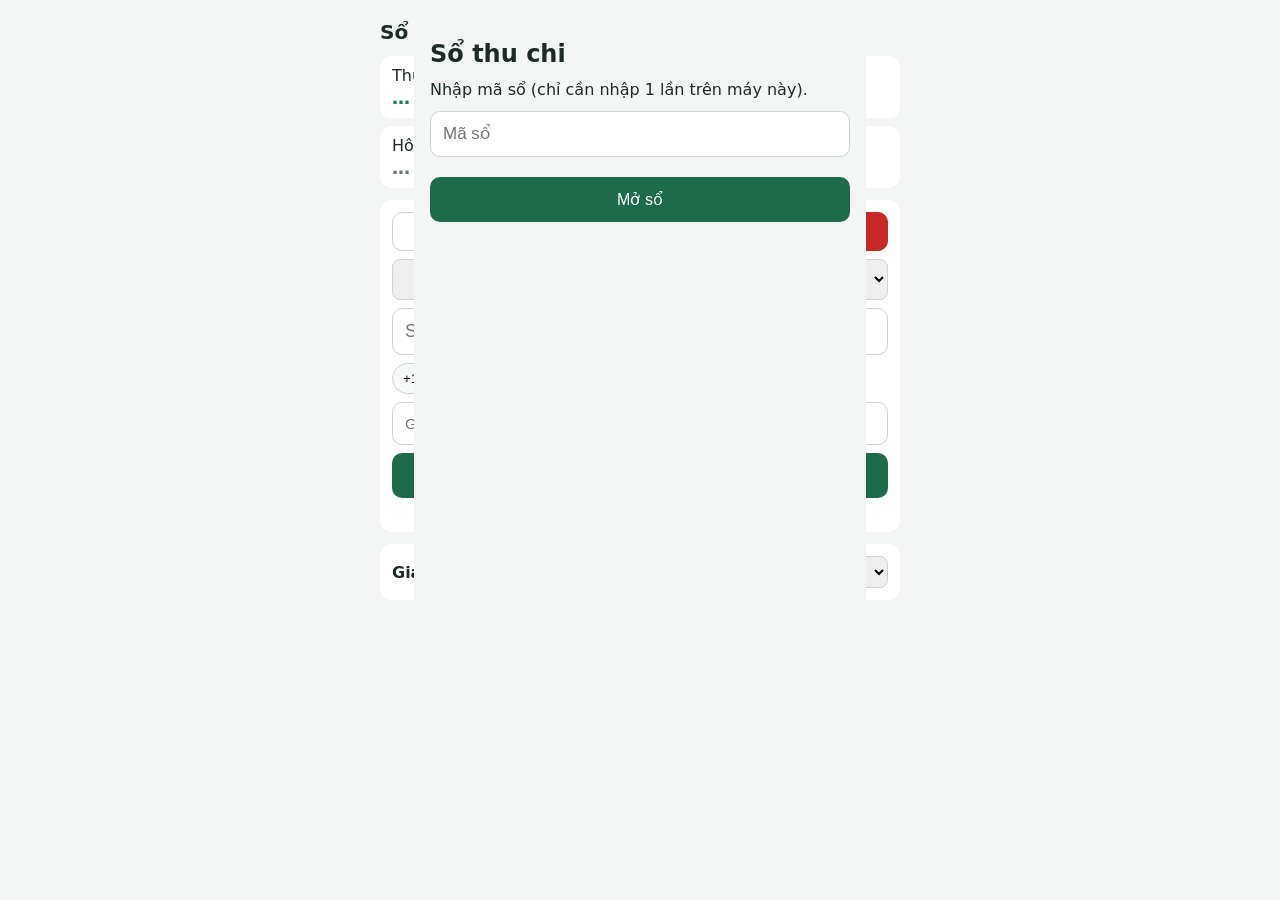
<file: sothuchi/index.html>
<!doctype html>
<html lang="vi"><head>
<meta charset="utf-8">
<meta name="viewport" content="width=device-width, initial-scale=1, viewport-fit=cover">
<meta name="theme-color" content="#1d6b4a">
<title>Sổ thu chi</title>
<link rel="manifest" href="manifest.webmanifest?v=2">
<link rel="icon" href="icon-192.png">
<style>body{font-family:system-ui,Roboto,sans-serif;margin:0;background:#f4f6f5;color:#1d2b24}.wrap{max-width:520px;margin:auto;padding:14px 14px 40px}h1{font-size:20px;margin:6px 0 12px}.cards{display:grid;grid-template-columns:1fr 1fr;gap:8px}.c{background:#fff;border-radius:12px;padding:10px 12px}.c b{display:block;font-size:18px;margin-top:2px}.thu{color:#11823b}.chi{color:#c62828}.sub{font-size:12px;color:#68766f}.box{background:#fff;border-radius:12px;padding:12px;margin-top:12px}.seg{display:flex;gap:6px;margin-bottom:8px}.seg button{flex:1;padding:10px;border-radius:10px;border:1px solid #ccd5d0;background:#fff;font-size:15px}.seg button.on.t{background:#11823b;color:#fff;border-color:#11823b}.seg button.on.c2{background:#c62828;color:#fff;border-color:#c62828}input{width:100%;box-sizing:border-box;padding:12px;font-size:18px;border:1px solid #ccd5d0;border-radius:10px;margin-bottom:8px}.q{display:flex;flex-wrap:wrap;gap:6px;margin-bottom:8px}.q button{padding:7px 10px;border-radius:16px;border:1px solid #ccd5d0;background:#f7f9f8}.go{width:100%;padding:13px;font-size:16px;border:0;border-radius:10px;background:#1d6b4a;color:#fff}.row{display:flex;justify-content:space-between;gap:8px;padding:9px 0;border-bottom:1px solid #eef1ef}.row .l{flex:1;min-width:0}.row .nd{font-size:12px;color:#68766f;word-break:break-word}.tag{font-size:11px;background:#eef3f0;border-radius:8px;padding:1px 6px;margin-left:4px}.alert{background:#fdecea;color:#1d2b24;border:1px solid #f3b4ad;border-radius:12px;padding:10px 12px;margin-top:12px}.alert b{color:#b3261e}.alert .ct{font-size:13px;margin:4px 0 8px}.alert button{padding:7px 12px;border-radius:8px;border:1px solid #ccd5d0;background:#fff;margin-right:6px;font-size:14px}.alert button.p{background:#1d6b4a;color:#fff;border-color:#1d6b4a}.off{opacity:.45}.tg{font-size:11px;border:1px solid #ccd5d0;background:#fff;border-radius:8px;padding:3px 6px;margin-top:4px}select{padding:6px;border-radius:8px;border:1px solid #ccd5d0;font-size:14px}#msg{font-size:13px;color:#68766f;min-height:16px;margin-top:6px}
body{padding-top:env(safe-area-inset-top,0px);padding-bottom:env(safe-area-inset-bottom,0px)}
#setup{position:fixed;inset:0;background:#f4f6f5;z-index:20;display:flex;flex-direction:column;gap:12px;padding:40px 16px;max-width:420px;margin:0 auto}
#setup input{padding:12px;font-size:17px;border:1px solid #ccd5d0;border-radius:10px}
#setup button{padding:13px;font-size:16px;border:0;border-radius:10px;background:#1d6b4a;color:#fff}
[hidden]{display:none!important}
</style></head><body>
<div id="setup" hidden><h2 style="margin:0">Sổ thu chi</h2><p style="margin:0">Nhập mã sổ (chỉ cần nhập 1 lần trên máy này).</p>
<input id="kin" autocomplete="off" placeholder="Mã sổ"><button onclick="var v=document.getElementById('kin').value.trim();if(v){setK(v);location.reload()}">Mở sổ</button></div>
<div class="wrap"><h1>Sổ thu chi <span class="sub">bản 7</span></h1><div class="cards"><div class="c">Thu tháng<b class="thu" id="thu">…</b></div><div class="c">Chi tháng<b class="chi" id="chi">…</b></div><div class="c">Hôm nay<b class="sub" id="ngay">…</b></div><div class="c">Còn lại tháng<b id="con">…</b></div></div><div id="al"></div><div class="box"><div class="seg"><button id="bT" class="t" onclick="setL('Thu')">+ Thu</button><button id="bC" class="c2 on" onclick="setL('Chi')">− Chi</button></div><select id="ng" style="width:100%;margin-bottom:8px;font-size:15px;padding:10px"></select><input id="tien" inputmode="numeric" placeholder="Số tiền (vd 30000)" oninput="fmt(this)"><div class="q"><button onclick="qa(10000)">+10k</button><button onclick="qa(20000)">+20k</button><button onclick="qa(50000)">+50k</button><button onclick="qa(100000)">+100k</button><button onclick="qa(500000)">+500k</button><button onclick="qa(0)">Xoá</button></div><input id="gc" placeholder="Ghi chú (ăn sáng, gửi xe...)" style="font-size:15px"><button class="go" id="go" onclick="luu()">Ghi tiền mặt</button><div id="msg"></div></div><div class="box"><div style="display:flex;justify-content:space-between;align-items:center"><b>Giao dịch</b><select id="th" onchange="load()"></select></div><div id="list"></div></div></div>
<script>
var EXEC='https://script.google.com/macros/s/AKfycbzjEpkgJJ0k5DbZljJv9g8q7zFQUodYTztt9jSvECv06hGfRGq-RTWYu-68t_2KgfI/exec';
function getK(){try{return localStorage.getItem('stc_k')}catch(e){return null}}
function setK(v){try{localStorage.setItem('stc_k',v)}catch(e){}}
(function(){var h=decodeURIComponent(location.hash.slice(1));if(h){setK(h);history.replaceState(null,'',location.pathname)}window.__K=getK()||h||''})();
function call(name,args,ok,bad){
  fetch(EXEC+'?api='+name+'&args='+encodeURIComponent(JSON.stringify(args)))
    .then(function(r){return r.text()})
    .then(function(t){var j;try{j=JSON.parse(t)}catch(e){throw new Error('OLD')}return j})
    .then(function(j){if(j.ok)ok&&ok(j.data);else{if(/sai mã/.test(j.error)){setK('');showSetup()}bad&&bad(new Error(j.error))}})
    .catch(function(e){bad&&bad(new Error(e&&e.message==='OLD'?'Google đang chạy code cũ. Vào Apps Script → Triển khai → Quản lý các lần triển khai → ✏️ → Phiên bản mới → Triển khai.':'Không kết nối được. Kiểm tra mạng rồi thử lại.'))});
}
window.google={script:{run:new Proxy({},{get:function(_,k){
  if(k==='withSuccessHandler')return function(ok){return{withFailureHandler:function(bad){return new Proxy({},{get:function(_,fn){return function(){call(fn,[].slice.call(arguments),ok,bad)}}})}}}}
})}};
function showSetup(){document.getElementById('setup').hidden=false}
</script>
<script>if(!window.__K){showSetup()}else{var K=window.__K,L="Chi";function f(n){return Number(n).toLocaleString("vi-VN")}function setL(x){L=x;bT.className="t"+(x=="Thu"?" on":"");bC.className="c2"+(x=="Chi"?" on":"")}function fmt(el){var n=el.value.replace(/\D/g,"");el.value=n?f(n):""}function qa(n){var c=Number(tien.value.replace(/\D/g,""))||0;tien.value=n?f(c+n):""}function al2(d){al.innerHTML=(d.alerts||[]).map(function(a){return "<div class=alert><b>⚠️ "+a.bank+" · "+a.loai+(a.lech?" "+(a.lech>0?"+":"−")+f(Math.abs(a.lech)):"")+"</b> <span class=sub>"+a.t+"</span><div class=ct>"+esc(a.ct)+"</div>"+(a.lech?"<button class=p onclick=\"rs('"+a.id+"',true)\">Ghi bổ sung</button>":"")+"<button onclick=\"rs('"+a.id+"',false)\">"+(a.lech?"Bỏ qua":"Đã xem")+"</button></div>"}).join("");if(d.banks&&!ng.options.length){ng.innerHTML=d.banks.map(function(b){return "<option>"+b+"</option>"}).join("");ng.onchange=function(){go.textContent=ng.value=="Tiền mặt"?"Ghi tiền mặt":"Ghi tay "+ng.value}}}function rs(id,g){google.script.run.withSuccessHandler(show).withFailureHandler(err).apiResolve(K,id,g)}function show(d){al2(d);thu.textContent=f(d.thu);chi.textContent=f(d.chi);con.textContent=f(d.thu-d.chi);ngay.innerHTML="<span class=thu>+"+f(d.thuNgay)+"</span> / <span class=chi>−"+f(d.chiNgay)+"</span>";list.innerHTML=d.list.map(function(r){return "<div class=\"row"+(r.tinh?"":" off")+"\"><div class=l><b>"+r.nguon+"</b>"+(r.nhan?"<span class=tag>"+r.nhan+"</span>":"")+"<div class=nd>"+r.t+(r.ten?" · "+r.ten:"")+(r.nd?" · "+esc(r.nd):"")+"</div></div><div style=\"text-align:right\"><b class="+(r.loai=="Thu"?"thu":"chi")+">"+(r.loai=="Thu"?"+":"−")+f(r.tien)+"</b><br><button class=tg onclick=\"tg('"+r.id+"',"+(!r.tinh)+")\">"+(r.tinh?"Bỏ tính":"Tính lại")+"</button></div></div>"}).join("")||"<div class=sub>Chưa có giao dịch</div>"}function esc(s){return String(s).replace(/[<>&]/g,"")}function err(e){msg.textContent="Lỗi: "+e.message}function load(){google.script.run.withSuccessHandler(show).withFailureHandler(err).apiData(K,th.value)}function luu(){msg.textContent="Đang ghi…";google.script.run.withSuccessHandler(function(d){tien.value="";gc.value="";msg.textContent="Đã ghi ✓";th.value=d.thang;show(d)}).withFailureHandler(err).apiAddCash(K,L,tien.value,gc.value,ng.value)}function tg(id,v){google.script.run.withSuccessHandler(function(d){load()}).withFailureHandler(err).apiSetTinh(K,id,v)}(function(){var d=new Date();for(var i=0;i<12;i++){var x=new Date(d.getFullYear(),d.getMonth()-i,1);var v=x.getFullYear()+"-"+String(x.getMonth()+1).padStart(2,"0");th.innerHTML+="<option value="+v+">Tháng "+(x.getMonth()+1)+"/"+x.getFullYear()+"</option>"}load()})();}
if('serviceWorker' in navigator)navigator.serviceWorker.register('sw.js').catch(function(){});</script>
</body></html>
</file>
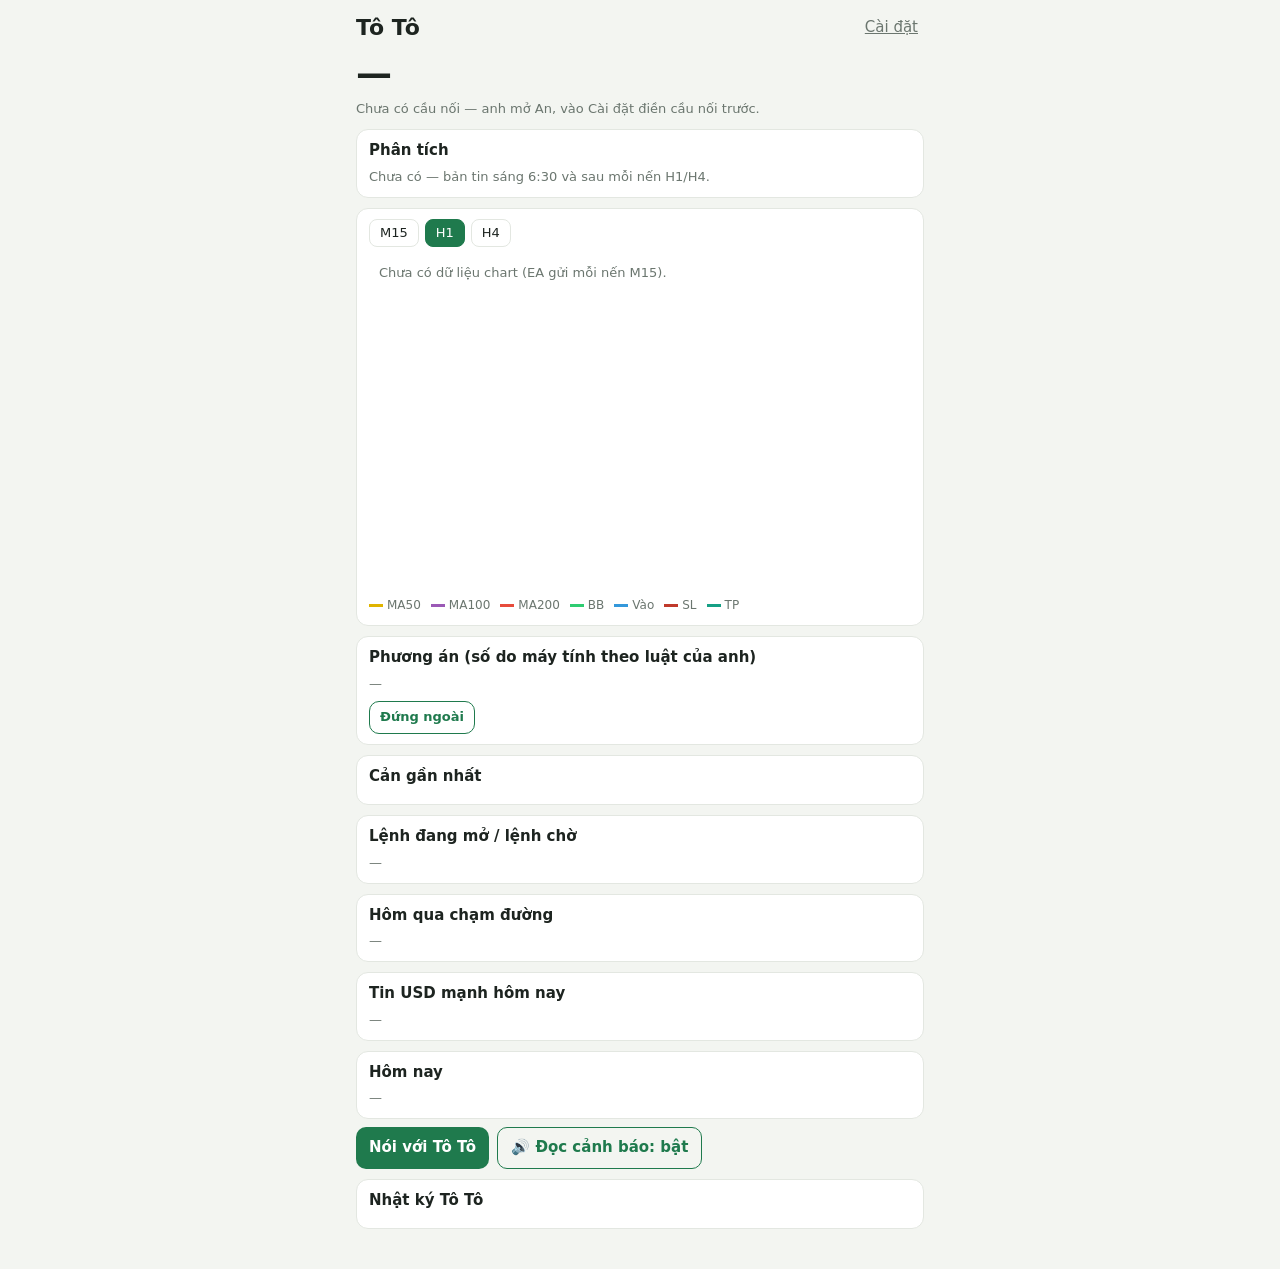
<file: toto/index.html>
<!doctype html>
<html lang="vi">
<head>
<meta charset="utf-8">
<meta name="viewport" content="width=device-width,initial-scale=1">
<title>Tô Tô</title>
<link rel="manifest" href="manifest.webmanifest">
<meta name="theme-color" content="#14532d">
<link rel="icon" href="icon-192.png"><link rel="apple-touch-icon" href="icon-192.png">
<style>
:root{--bg:#f3f5f1;--fg:#1d2420;--mut:#6b766f;--acc:#1f7a4d;--card:#fff;--up:#1f7a4d;--dn:#c0392b;--line:#e3e7e1;--grid:#eef1ec;--candleUp:#1f9d6b;--candleDn:#d64b3f}
@media (prefers-color-scheme:dark){:root{--bg:#121614;--fg:#e8ede9;--mut:#8b968f;--acc:#3fbf7f;--card:#1b211e;--up:#3fbf7f;--dn:#ef6b5e;--line:#2a322d;--grid:#20271f;--candleUp:#2fbf84;--candleDn:#e5675b}}
*{box-sizing:border-box}body{margin:0;background:var(--bg);color:var(--fg);font:15px/1.45 system-ui,sans-serif}
.wrap{max-width:600px;margin:0 auto;padding:12px 16px 40px}
header{display:flex;justify-content:space-between;align-items:center}h1{margin:0;font-size:22px}
.link{background:none;border:0;color:var(--mut);text-decoration:underline;font:inherit}
.price{font-size:36px;font-weight:700;font-variant-numeric:tabular-nums;margin:4px 0 0}
.sub{color:var(--mut);font-size:13px}
.card{background:var(--card);border:1px solid var(--line);border-radius:12px;padding:10px 12px;margin-top:10px}
.card h3{margin:0 0 6px;font-size:15px}
.lv{display:flex;justify-content:space-between;gap:8px;font-variant-numeric:tabular-nums;padding:2px 0}
.up{color:var(--up)}.dn{color:var(--dn)}
table{width:100%;border-collapse:collapse;font-variant-numeric:tabular-nums;font-size:12.5px}td,th{padding:3px 2px;text-align:right}th{color:var(--mut);font-weight:500}td:first-child,th:first-child{text-align:left}
#alert{display:none;background:#fde8e6;color:#8a1f15;border-radius:12px;padding:10px 12px;margin-top:10px;font-weight:600}
@media (prefers-color-scheme:dark){#alert{background:#3a1c19;color:#ffb4ab}}
.row{display:flex;gap:8px;flex-wrap:wrap;margin-top:8px}
.btn{background:var(--acc);color:#fff;border:0;border-radius:10px;padding:9px 13px;font:inherit;font-weight:600}
.btn.alt{background:transparent;color:var(--acc);border:1px solid var(--acc)}
.btn.sm{padding:6px 10px;font-size:13px}
.tabs{display:flex;gap:6px;margin-bottom:6px}.tabs button{border:1px solid var(--line);background:transparent;color:var(--fg);border-radius:8px;padding:4px 10px;font:inherit;font-size:13px}
.tabs button.on{background:var(--acc);color:#fff;border-color:var(--acc)}
canvas{width:100%;height:340px;display:block}
.legend{display:flex;flex-wrap:wrap;gap:10px;font-size:12px;color:var(--mut);margin-top:4px}.legend i{display:inline-block;width:14px;height:3px;vertical-align:middle;margin-right:4px}
.plan{border:1px solid var(--line);border-radius:10px;padding:8px 10px;margin-top:8px}
.plan.sel{border-color:var(--acc);box-shadow:0 0 0 2px color-mix(in srgb,var(--acc) 30%,transparent)}
.plan b{font-variant-numeric:tabular-nums}
.ana{white-space:pre-wrap}
#log{white-space:pre-wrap;font-size:12.5px;color:var(--mut);max-height:220px;overflow:auto}
#set{display:none}label{display:block;margin-top:8px;font-size:13px;color:var(--mut)}
input{width:100%;font:inherit;padding:8px;border-radius:8px;border:1px solid var(--line);background:var(--card);color:var(--fg)}
.m{margin:6px 0}.m.a{border-left:3px solid var(--acc);padding-left:8px}
</style>
</head>
<body><div class="wrap">
<header><h1>Tô Tô</h1><button class="link" id="tg">Cài đặt</button></header>
<section id="set" class="card">
<div class="sub">Khóa Gemini, cầu nối, mật khẩu và hồ sơ dùng chung với An (nhập ở An là đủ). Ở đây chỉ chỉnh giọng Tô Tô.</div>
<label>Giọng Tô Tô (Puck, Charon, Fenrir, Orus...)</label><input id="vc">
<div class="row"><button class="btn" id="sv">Lưu</button></div>
</section>

<div class="price" id="px">—</div><div class="sub" id="meta">Đang chờ số liệu từ MT5…</div><div id="stale" style="display:none;background:#c0392b;color:#fff;border-radius:10px;padding:10px 12px;margin:8px 0;font-weight:600"></div>
<div id="alert"></div>

<div class="card"><h3 id="anaT">Phân tích</h3><div class="ana sub" id="ana">Chưa có — bản tin sáng 6:30 và sau mỗi nến H1/H4.</div></div>

<div class="card">
 <div class="tabs" id="tabs"><button data-tf="M15">M15</button><button data-tf="H1" class="on">H1</button><button data-tf="H4">H4</button></div>
 <canvas id="cv"></canvas>
 <div class="legend"><span><i style="background:#e0b400"></i>MA50</span><span><i style="background:#9b59b6"></i>MA100</span><span><i style="background:#e74c3c"></i>MA200</span><span><i style="background:#2ecc71"></i>BB</span><span><i style="background:#3498db"></i>Vào</span><span><i style="background:#c0392b"></i>SL</span><span><i style="background:#16a085"></i>TP</span></div>
</div>

<div class="card"><h3>Phương án (số do máy tính theo luật của anh)</h3><div id="plans" class="sub">—</div>
 <div class="row"><button class="btn alt sm" id="ngoai">Đứng ngoài</button></div></div>

<div class="card"><h3>Cản gần nhất</h3><div id="near"></div></div>
<div class="card"><h3>Lệnh đang mở / lệnh chờ</h3><div id="pos" class="sub">—</div></div>
<div class="card"><h3>Hôm qua chạm đường</h3><div id="yday" class="sub">—</div></div>
<div class="card"><h3>Tin USD mạnh hôm nay</h3><div id="news" class="sub">—</div></div>
<div class="card"><h3>Hôm nay</h3><div id="day" class="sub">—</div></div>

<div class="row"><button class="btn" id="talk">Nói với Tô Tô</button><button class="btn alt" id="spk">🔊 Đọc cảnh báo: bật</button></div>
<div class="card"><h3>Nhật ký Tô Tô</h3><div id="log"></div></div>
<div id="chat"></div>
</div>
<script>
const $=id=>document.getElementById(id);
const A=k=>{try{return localStorage.getItem('an_'+k)||''}catch(e){return''}};
const T={get:(k,d='')=>{try{return localStorage.getItem('toto_'+k)??d}catch(e){return d}},set:(k,v)=>{try{localStorage.setItem('toto_'+k,v)}catch(e){}}};
const esc=s=>String(s).replace(/[&<>]/g,c=>({'&':'&amp;','<':'&lt;','>':'&gt;'}[c]));
$('vc').value=T.get('vc','Puck');
$('tg').onclick=()=>{const s=$('set');s.style.display=s.style.display==='block'?'none':'block'};
$('sv').onclick=()=>{T.set('vc',$('vc').value.trim()||'Puck');$('set').style.display='none'};
let SPEAK=T.get('spk','1')==='1';const upd=()=>$('spk').textContent='🔊 Đọc cảnh báo: '+(SPEAK?'bật':'tắt');upd();
$('spk').onclick=()=>{SPEAK=!SPEAK;T.set('spk',SPEAK?'1':'0');upd()};
function say(t){if(!SPEAK||!('speechSynthesis' in window))return;const u=new SpeechSynthesisUtterance(t);u.lang='vi-VN';const v=speechSynthesis.getVoices().find(v=>/vi/i.test(v.lang));if(v)u.voice=v;speechSynthesis.speak(u)}
const f2=v=>(+v).toFixed(2);
let STATS='',FEED=null,CHART=null,PLANS=[],HUONG='',ANA=null,Y=null,LOG='',first=true,TFSEL=T.get('tf','H1');
document.querySelectorAll('#tabs button').forEach(b=>{b.classList.toggle('on',b.dataset.tf===TFSEL);b.onclick=()=>{TFSEL=b.dataset.tf;T.set('tf',TFSEL);document.querySelectorAll('#tabs button').forEach(x=>x.classList.toggle('on',x===b));draw()}});

function levels(f){const L=[];const nm={ma50:'MA50',ma100:'MA100',ma200:'MA200',bbu:'BB trên',bbm:'BB giữa',bbl:'BB dưới'};
 for(const tf in f.tf)for(const k in nm){const v=+f.tf[tf][k];if(v>0)L.push({n:nm[k]+' '+tf,v})}return L}
function describe(f){const p=(+f.bid+ +f.ask)/2,L=levels(f);
 return{p,up:L.filter(x=>x.v>p).sort((a,b)=>a.v-b.v).slice(0,4),dn:L.filter(x=>x.v<=p).sort((a,b)=>b.v-a.v).slice(0,4)}}

function render(){const f=FEED;if(!f)return;const d=describe(f);
 $('px').textContent=f2(d.p);$('meta').textContent=f.sym+' · '+f.vn+' (giờ VN) · Balance '+(+f.bal).toLocaleString('vi-VN')+' · Equity '+(+f.eq).toLocaleString('vi-VN');
 const age=f.w?Math.round(Date.now()/1000-f.w):0,st=$('stale');if(st){st.style.display=age>180?'block':'none';st.textContent='⚠ Mất kết nối MT5: số liệu cũ '+(age>=3600?Math.round(age/3600)+' giờ':Math.round(age/60)+' phút')+'. Kiểm tra VPS: MT5, con mắt ToTo_Feed và Google Drive còn chạy không.'}
 $('near').innerHTML=d.up.slice().reverse().map(x=>`<div class="lv up"><span>▲ ${x.n}</span><span>${f2(x.v)} (+${f2(x.v-d.p)})</span></div>`).join('')+
  `<div class="lv"><b>Giá</b><b>${f2(d.p)}</b></div>`+d.dn.map(x=>`<div class="lv dn"><span>▼ ${x.n}</span><span>${f2(x.v)} (−${f2(d.p-x.v)})</span></div>`).join('');
 const pos=(f.pos||[]).map(x=>`<div class="lv"><span>${x.type} ${x.vol} @ ${x.op} · SL ${+x.sl?x.sl:'chưa có'} · TP ${+x.tp?x.tp:'—'}</span><span class="${x.pnl>=0?'up':'dn'}">${x.pnl>=0?'+':''}${x.pnl}$</span></div>`).join('');
 const ord=(f.ord||[]).map(x=>`<div class="lv"><span>Chờ ${x.type} ${x.vol} @ ${x.pr}</span><span>SL ${+x.sl?x.sl:'—'} · TP ${+x.tp?x.tp:'—'}</span></div>`).join('');
 $('pos').innerHTML=(pos+ord)||'Không có lệnh';
 const dy=f.day||{};$('day').textContent=`${dy.n||0} lệnh đã đóng · thắng ${dy.win||0} · lãi/lỗ ${dy.net||0}$ · vào thêm cùng chiều ${dy.same||0} lần`+(STATS?'\n'+STATS:'');
 draw()}

function renderPlans(){if(!PLANS.length){$('plans').textContent='Chưa có — có sau bản tin sáng hoặc nến H1 tiếp theo.';return}
 $('plans').innerHTML=PLANS.map(p=>`<div class="plan ${HUONG===p.id?'sel':''}"><div class="lv"><b class="${p.side==='BUY'?'up':'dn'}">${p.id} · ${p.side} limit ${f2(p.entry)}</b><span>lời/lỗ ${p.rr}</span></div>
 <div class="sub">${esc(p.zone)}</div><div class="lv"><span>SL <b>${f2(p.sl)}</b></span><span>TP1 <b>${f2(p.tp1)}</b>${p.tp2?' · TP2 <b>'+f2(p.tp2)+'</b>':''}</span></div>
 <div class="row"><button class="btn sm ${HUONG===p.id?'':'alt'}" data-id="${p.id}">${HUONG===p.id?'Đang theo ✓':'Theo phương án này'}</button></div></div>`).join('');
 document.querySelectorAll('#plans button[data-id]').forEach(b=>b.onclick=()=>choose(b.dataset.id));
 $('ngoai').textContent=HUONG==='NGOAI'?'Đang đứng ngoài ✓':'Đứng ngoài'}
async function choose(h){HUONG=h;renderPlans();draw();const br=A('br');if(!br)return;
 try{await fetch(br,{method:'POST',headers:{'Content-Type':'text/plain'},body:JSON.stringify({t:A('tk'),a:'huong',h})})}catch(e){}}
$('ngoai').onclick=()=>choose('NGOAI');

function renderY(){if(!Y||!Y.tf){$('yday').textContent='Chưa có (EA gửi khi sang ngày mới).';return}
 let h=`<div class="sub">Ngày ${Y.d}: mở ${Y.o} · cao ${Y.h} · thấp ${Y.l} · đóng ${Y.c}</div><table><tr><th>Đường</th><th>Chạm</th><th>Giữ</th><th>Bật TB</th></tr>`;
 for(const tf of['H4','H1','M15','M5'])(Y.tf[tf]||[]).forEach(x=>h+=`<tr><td>${x.n} ${tf}</td><td>${x.t}</td><td>${x.g}</td><td>${x.g?x.b+' giá':'—'}</td></tr>`);
 $('yday').innerHTML=h+'</table>'}

// ---- vẽ chart từ số thật MT5 ----
function draw(){const c=$('cv'),ctx=c.getContext('2d');const W=c.clientWidth,H=c.clientHeight,dpr=devicePixelRatio||1;c.width=W*dpr;c.height=H*dpr;ctx.scale(dpr,dpr);
 const cs=getComputedStyle(document.documentElement),col=k=>cs.getPropertyValue(k).trim();ctx.clearRect(0,0,W,H);
 const d=CHART&&CHART[TFSEL];if(!d||!d.c){ctx.fillStyle=col('--mut');ctx.font='13px system-ui';ctx.fillText('Chưa có dữ liệu chart (EA gửi mỗi nến M15).',10,24);return}
 const n=d.c.length,padR=86,padB=18,cw=(W-padR)/n;
 const series=['ma50','ma100','ma200','bbu','bbm','bbl'];
 let lo=Infinity,hi=-Infinity;for(let i=0;i<n;i++){lo=Math.min(lo,d.l[i]);hi=Math.max(hi,d.h[i])}
 const marks=[];const pl=PLANS.find(p=>p.id===HUONG);if(pl)marks.push([pl.entry,'#3498db','Vào'],[pl.sl,'#c0392b','SL'],[pl.tp1,'#16a085','TP1']);
 (FEED&&FEED.pos||[]).forEach(x=>{marks.push([+x.op,'#3498db',x.type]);if(+x.sl)marks.push([+x.sl,'#c0392b','SL']);if(+x.tp)marks.push([+x.tp,'#16a085','TP'])});
 marks.forEach(m=>{if(m[0]>lo-(hi-lo)*.4&&m[0]<hi+(hi-lo)*.4){lo=Math.min(lo,m[0]);hi=Math.max(hi,m[0])}});
 const pad=(hi-lo)*.06;lo-=pad;hi+=pad;const y=v=>(hi-v)/(hi-lo)*(H-padB);
 ctx.strokeStyle=col('--grid');ctx.fillStyle=col('--mut');ctx.font='11px system-ui';ctx.lineWidth=1;
 const step=Math.pow(10,Math.floor(Math.log10((hi-lo)/4)));const st=[1,2,5,10].map(k=>k*step).find(s=>(hi-lo)/s<=6)||step*10;
 for(let v=Math.ceil(lo/st)*st;v<hi;v+=st){ctx.beginPath();ctx.moveTo(0,y(v));ctx.lineTo(W-padR,y(v));ctx.stroke();ctx.fillText(v.toFixed(st<1?2:0),2,y(v)-2)}
 const colors={ma50:'#e0b400',ma100:'#9b59b6',ma200:'#e74c3c',bbu:'#2ecc71',bbm:'#2ecc71',bbl:'#2ecc71'};
 series.forEach(s=>{const a=d[s];if(!a)return;ctx.strokeStyle=colors[s];ctx.lineWidth=s==='bbm'?1:1.5;ctx.setLineDash(s==='bbm'?[4,3]:[]);ctx.beginPath();let st2=false;
  for(let i=0;i<n;i++){const v=a[i];if(!(v>0)){st2=false;continue}const X=i*cw+cw/2,Y2=y(v);if(!st2){ctx.moveTo(X,Y2);st2=true}else ctx.lineTo(X,Y2)}ctx.stroke()});ctx.setLineDash([]);
 for(let i=0;i<n;i++){const o=d.o[i],c2=d.c[i],X=i*cw+cw/2,upc=c2>=o;ctx.strokeStyle=ctx.fillStyle=upc?col('--candleUp'):col('--candleDn');
  ctx.beginPath();ctx.moveTo(X,y(d.h[i]));ctx.lineTo(X,y(d.l[i]));ctx.stroke();const bw=Math.max(1,cw*.6),top=y(Math.max(o,c2)),bh=Math.max(1,Math.abs(y(o)-y(c2)));ctx.fillRect(X-bw/2,top,bw,bh)}
 // nhãn giá bên phải: đường MA/BB (giá trị nến cuối), giá hiện tại, vùng vào/SL/TP — tự giãn để không chồng nhau
 const SHORT={ma50:'MA50',ma100:'MA100',ma200:'MA200',bbu:'BB trên',bbm:'BB giữa',bbl:'BB dưới'};const tags=[];
 series.forEach(k=>{const a=d[k];if(!a)return;const v=a[n-1];if(v>0)tags.push({v,cl:colors[k],lb:SHORT[k]})});
 marks.forEach(([v,cl,lb])=>{if(v>lo&&v<hi){tags.push({v,cl,lb});ctx.strokeStyle=cl;ctx.setLineDash([6,4]);ctx.beginPath();ctx.moveTo(0,y(v));ctx.lineTo(W-padR,y(v));ctx.stroke();ctx.setLineDash([])}});
 if(FEED){const p=(+FEED.bid+ +FEED.ask)/2;if(p>lo&&p<hi){ctx.strokeStyle=col('--fg');ctx.setLineDash([2,3]);ctx.beginPath();ctx.moveTo(0,y(p));ctx.lineTo(W-padR,y(p));ctx.stroke();ctx.setLineDash([]);tags.push({v:p,cl:col('--fg'),lb:'Giá',me:1})}}
 tags.sort((a,b)=>b.v-a.v);const TH=15,top0=8,bot0=H-padB-8;
 tags.forEach(t=>t.y=Math.min(bot0,Math.max(top0,y(t.v))));
 for(let i=1;i<tags.length;i++)if(tags[i].y<tags[i-1].y+TH)tags[i].y=tags[i-1].y+TH;
 const over=tags.length?tags[tags.length-1].y-bot0:0;if(over>0)tags.forEach(t=>t.y-=over);
 for(let i=tags.length-2;i>=0;i--)if(tags[i].y>tags[i+1].y-TH)tags[i].y=tags[i+1].y-TH;
 ctx.font='bold 10px system-ui';
 tags.forEach(t=>{const yy=y(t.v);ctx.strokeStyle=t.cl;ctx.lineWidth=1;ctx.beginPath();ctx.moveTo(W-padR,yy);ctx.lineTo(W-padR+4,t.y);ctx.stroke();
  ctx.fillStyle=t.cl;ctx.fillRect(W-padR+4,t.y-7,padR-4,14);ctx.fillStyle=t.me?col('--bg')||'#fff':'#fff';
  ctx.fillText((t.me?'':t.lb+' ')+t.v.toFixed(t.me?2:1),W-padR+6,t.y+4)});
 ctx.font='11px system-ui';
 ctx.fillStyle=col('--mut');ctx.fillText(d.t[0].slice(5),2,H-4);ctx.fillText(d.t[n-1].slice(5),W-padR-90,H-4)}
addEventListener('resize',draw);

async function poll(){const br=A('br'),tk=A('tk');if(!br){$('meta').textContent='Chưa có cầu nối — anh mở An, vào Cài đặt điền cầu nối trước.';return}
 try{const j=await (await fetch(br+'?p=feed&t='+encodeURIComponent(tk))).json();
  if(j.error){$('meta').textContent='Cầu nối báo: '+j.error;return}
  STATS=j.stats||'';PLANS=j.plans||[];HUONG=j.huong||HUONG;if(j.chart)CHART=j.chart;if(j.feed){FEED=j.feed;render()}
  renderPlans();if(j.y){Y=j.y;renderY()}
  if(j.ana&&(!ANA||ANA.gio!==j.ana.gio)){const isNew=!!ANA;ANA=j.ana;$('anaT').textContent=(ANA.kieu==='SANG'?'Bản tin sáng':'Sau nến '+ANA.kieu)+' · '+ANA.gio;$('ana').textContent=ANA.text;if(isNew)say(ANA.text.split('\n')[0])}
  $('news').innerHTML=(j.news||[]).length?j.news.map(n=>`<div class="lv"><span>${esc(n.title)}</span><b>${n.gio}</b></div>`).join(''):'Không có tin USD mạnh hôm nay.';
  STATS=j.stats||'';
  const lg=j.log||'';if(lg!==LOG){const fresh=first?'':lg.slice(LOG.length>0&&lg.startsWith(LOG)?LOG.length:Math.max(0,lg.length-400));LOG=lg;
   $('log').textContent=lg.split('\n').reverse().join('\n');
   const alerts=fresh.split('\n').filter(l=>l.trim()&&!/INFO\||\(nói chuyện\)/.test(l));
   if(alerts.length){const msg=alerts.pop().replace(/^\[[^\]]*\]\s*/,'').replace(/^THUA\|([^|]+)\|/,'Lệnh thua — $1: ');$('alert').style.display='block';$('alert').textContent=msg;navigator.vibrate&&navigator.vibrate([400,200,400]);
    if(live&&ws.readyState===1)ws.send(JSON.stringify({clientContent:{turns:[{role:'user',parts:[{text:'(Vừa có nhắc nhở: '+msg+' — nói với anh thật ngắn, nhẹ nhàng.)'}]}],turnComplete:true}}));else say(msg)}}
  first=false}catch(e){$('meta').textContent='Mất kết nối cầu nối, đang thử lại…'}}
poll();setInterval(poll,8000);

function stateText(){const f=FEED;if(!f)return'(chưa có số liệu MT5)';const d=describe(f);
 let s=`Giờ VN ${f.vn}. ${f.sym} giá ${f2(d.p)}. Balance ${f.bal}, equity ${f.eq}.\nCản trên: ${d.up.map(x=>x.n+' '+f2(x.v)).join('; ')}.\nĐỡ dưới: ${d.dn.map(x=>x.n+' '+f2(x.v)).join('; ')}.\n`;
 for(const tf in f.tf){const r=f.tf[tf];s+=`${tf}: MA50 ${f2(r.ma50)}, MA100 ${f2(r.ma100)}, MA200 ${f2(r.ma200)}, BB ${f2(r.bbl)}/${f2(r.bbm)}/${f2(r.bbu)}, nến trước mở ${f2(r.po)} đóng ${f2(r.pc)} cao ${f2(r.ph)} thấp ${f2(r.pl)}.\n`}
 s+='Lệnh đang mở: '+((f.pos||[]).length?f.pos.map(x=>`${x.type} ${x.vol} @${x.op} SL ${x.sl} TP ${x.tp} lời/lỗ ${x.pnl}$`).join('; '):'không có')+'\n';
 s+='Lệnh chờ: '+((f.ord||[]).length?f.ord.map(x=>`${x.type} @${x.pr}`).join('; '):'không có')+'\n';
 if(PLANS.length)s+='Phương án hiện tại (số do code tính): '+PLANS.map(p=>`${p.id} ${p.side} ${p.entry} SL ${p.sl} TP1 ${p.tp1}`).join(' | ')+(HUONG?`. Anh đang chọn ${HUONG}.`:'')+'\n';
 return s}

function sys(){return `Em là Tô Tô — bạn đánh lệnh vàng (XAUUSD) ngồi cạnh anh Trần. Xưng "em", gọi "anh". Nói tiếng Việt, ngắn (1–3 câu), như bạn trader thật đang nhìn cùng chart.
PHƯƠNG PHÁP CỦA ANH (bám đúng): SMA 50/100/200 và Bollinger 20 trên M5, M15, H1, H4, D1. Chạm MA là hay hồi; cản khung lớn khó phá; phá phải chờ nến sau của chính khung đó xác nhận; nến có thể phóng qua chút rồi rút râu. Anh ăn 5–10 giá, TP ở cản gần, sắp hết nến M15/H1 thì chốt (timing), dời SL về hòa vốn. Nhồi chỉ bằng lệnh limit đặt tại đường MA/BB. Lệnh có lợi thế khi sau lưng có đường đỡ trong 4 giá (số liệu của anh: có đường đỡ lãi, giữa khoảng trống lỗ). Đôi khi anh bỏ SL vài phút cho qua lúc đóng nến rồi đặt lại SL ở râu — tôn trọng, chỉ nhắc nhẹ.
KỶ LUẬT: lot 0.1 (từng mất hơn 3 nghìn vì tăng lot nhồi lệnh). FTMO 1-Step: mục tiêu +10%, lỗ ngày tối đa 3%, lỗ tổng 10%.
Em chỉ góp ý, quyết định là của anh. KHÔNG bịa số: chỉ dùng số liệu MT5 và phương án do code tính được gửi kèm. Khi anh chào tạm biệt thì chào lại 1 câu.
HỒ SƠ ANH: ${(A('pf')||'').slice(0,2500)}
PHÂN TÍCH GẦN NHẤT: ${ANA?ANA.text:'(chưa có)'}
NHẬT KÝ TÔ TÔ GẦN ĐÂY (lệnh, lý do thua, nhắc nhở):
${LOG.slice(-2500)}
SỐ LIỆU MT5 HIỆN TẠI:
${stateText()}`}

let ws,ac,po,src,proc,stream,playAt=0,live=false,curU=null,curA=null,tick=null,BYE=false,tr=[];
function add(c,t){const d=document.createElement('div');d.className='m '+c;d.textContent=t;$('chat').prepend(d);return d}
async function start(){const key=A('k');if(!key){alert('Anh mở An, vào Cài đặt dán khóa Gemini trước nhé.');return}
 try{stream=await navigator.mediaDevices.getUserMedia({audio:{echoCancellation:true,noiseSuppression:true,channelCount:1}})}catch(e){alert('Chưa cho phép micro');return}
 ac=new AudioContext({sampleRate:16000});po=new AudioContext({sampleRate:24000});playAt=0;$('talk').textContent='Đang kết nối…';
 ws=new WebSocket('wss://generativelanguage.googleapis.com/ws/google.ai.generativelanguage.v1beta.GenerativeService.BidiGenerateContent?key='+encodeURIComponent(key));
 ws.onopen=()=>ws.send(JSON.stringify({setup:{model:'models/'+(A('md')||'gemini-live-2.5-flash-preview'),generationConfig:{responseModalities:['AUDIO'],speechConfig:{voiceConfig:{prebuiltVoiceConfig:{voiceName:T.get('vc','Puck')}}}},systemInstruction:{parts:[{text:sys()}]},inputAudioTranscription:{},outputAudioTranscription:{}}}));
 ws.onmessage=async ev=>{const t=typeof ev.data==='string'?ev.data:await ev.data.text();let m;try{m=JSON.parse(t)}catch(e){return}
  if(m.setupComplete){live=true;$('talk').textContent='Kết thúc';mic();
   ws.send(JSON.stringify({clientContent:{turns:[{role:'user',parts:[{text:'(Anh vừa mở Tô Tô. Chào ngắn, nói 1 câu giá đang ở đâu so với vùng gần nhất và phương án đang có.)'}]}],turnComplete:true}}));
   tick=setInterval(()=>{if(live&&ws.readyState===1)ws.send(JSON.stringify({clientContent:{turns:[{role:'user',parts:[{text:'(Cập nhật số liệu, KHÔNG cần trả lời:\n'+stateText()+')'}]}],turnComplete:false}}))},30000);return}
  const sc=m.serverContent;if(!sc)return;
  if(sc.inputTranscription?.text){if(!curU){curU=add('u','');tr.push(['Anh',''])}curU.textContent+=sc.inputTranscription.text;tr[tr.length-1][1]+=sc.inputTranscription.text;curA=null;if(/t[aạ]m bi[eệ]t|\bbye\b|th[oô]i nh[eé]|anh [dđ]i [dđ][aâ]y/i.test(curU.textContent))BYE=true}
  if(sc.outputTranscription?.text){if(!curA){curA=add('a','');tr.push(['Tô Tô',''])}curA.textContent+=sc.outputTranscription.text;tr[tr.length-1][1]+=sc.outputTranscription.text;curU=null}
  for(const p of sc.modelTurn?.parts||[]){if(p.inlineData?.data)play(p.inlineData.data)}
  if(sc.interrupted){playAt=0;try{po.close()}catch(e){}po=new AudioContext({sampleRate:24000})}
  if(sc.turnComplete){curA=null;curU=null;if(BYE){BYE=false;setTimeout(()=>{if(live)stop()},Math.max(0,(playAt-po.currentTime)*1000)+700)}}};
 ws.onclose=e=>{if(live)stop();else{$('talk').textContent='Nói với Tô Tô';alert('Không kết nối được: '+(e.reason||e.code))}};}
function mic(){src=ac.createMediaStreamSource(stream);proc=ac.createScriptProcessor(2048,1,1);
 proc.onaudioprocess=e=>{if(!live||ws.readyState!==1)return;const f=e.inputBuffer.getChannelData(0),b=new Int16Array(f.length);
  for(let i=0;i<f.length;i++){const s=Math.max(-1,Math.min(1,f[i]));b[i]=s<0?s*32768:s*32767}
  let bin='';const u=new Uint8Array(b.buffer);for(let i=0;i<u.length;i++)bin+=String.fromCharCode(u[i]);
  ws.send(JSON.stringify({realtimeInput:{audio:{data:btoa(bin),mimeType:'audio/pcm;rate=16000'}}}))};src.connect(proc);proc.connect(ac.destination)}
function play(b64){const s=atob(b64),u=new Uint8Array(s.length);for(let i=0;i<s.length;i++)u[i]=s.charCodeAt(i);
 const p=new Int16Array(u.buffer),f=new Float32Array(p.length);for(let i=0;i<p.length;i++)f[i]=p[i]/32768;
 const buf=po.createBuffer(1,f.length,24000);buf.copyToChannel(f,0);const n=po.createBufferSource();n.buffer=buf;n.connect(po.destination);
 const t=Math.max(po.currentTime,playAt);n.start(t);playAt=t+buf.duration}
function stop(){live=false;clearInterval(tick);$('talk').textContent='Nói với Tô Tô';
 try{proc&&proc.disconnect();src&&src.disconnect();stream&&stream.getTracks().forEach(t=>t.stop());ws&&ws.readyState===1&&ws.close();ac&&ac.close()}catch(e){}
 const text=tr.filter(x=>x[1].trim()).map(x=>x[0]+': '+x[1].trim()).join('\n');tr=[];
 if(text.length>40&&A('br'))fetch(A('br'),{method:'POST',headers:{'Content-Type':'text/plain'},body:JSON.stringify({t:A('tk'),a:'toto',text:'['+new Date().toLocaleString('vi-VN',{timeZone:'Asia/Ho_Chi_Minh'})+'] (nói chuyện)\n'+text.slice(-3000)})}).catch(()=>{})}
$('talk').onclick=()=>live?stop():start();
draw();
if('serviceWorker' in navigator)navigator.serviceWorker.register('sw.js').catch(()=>{});
</script>
</body>
</html>
</file>
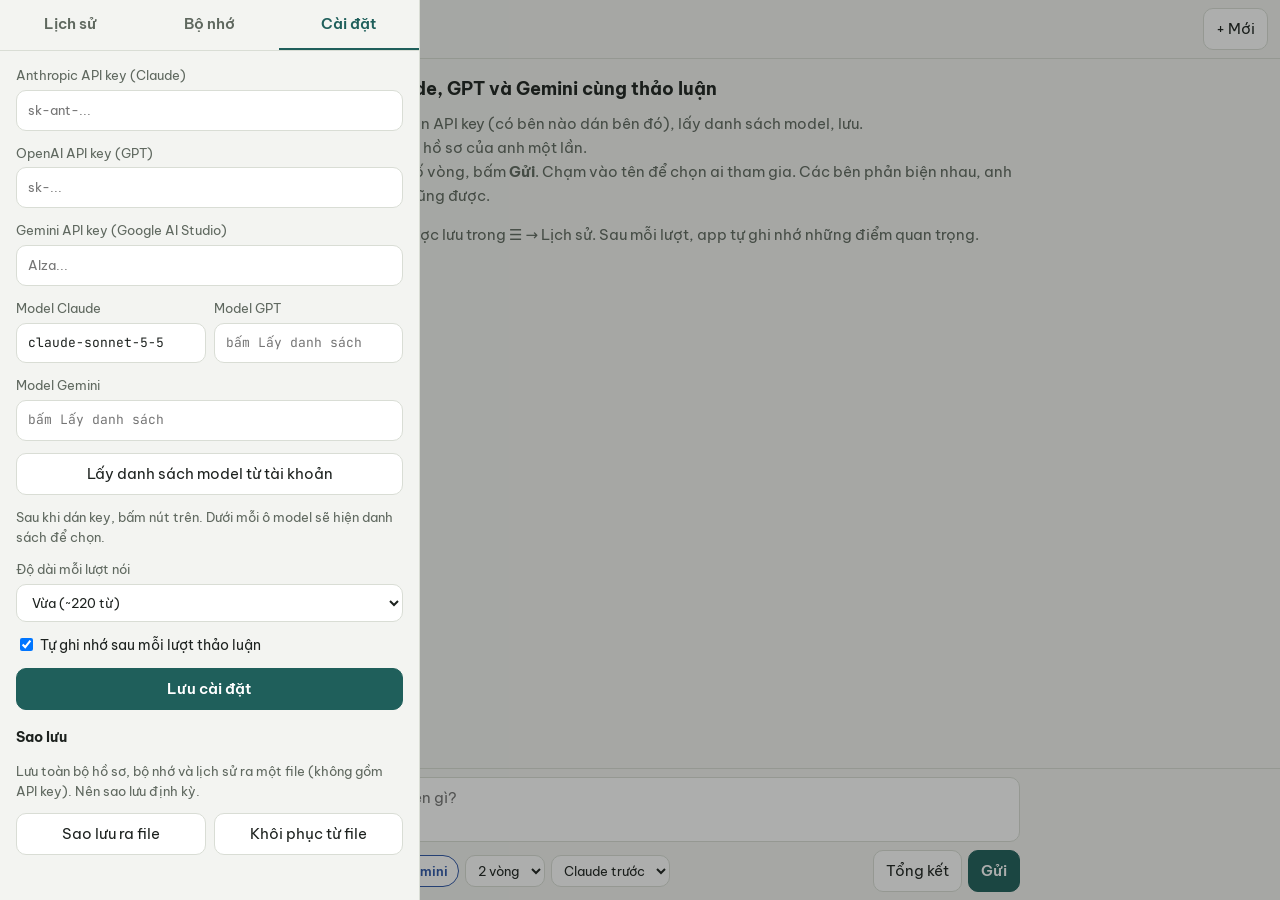
<file: index-1.html>
<!doctype html>
<html lang="vi">
<head>
<meta charset="utf-8">
<meta name="viewport" content="width=device-width,initial-scale=1,viewport-fit=cover">
<meta name="theme-color" content="#1f5f5b">
<title>Bàn Tròn AI</title>
<link rel="manifest" href="manifest.webmanifest">
<link rel="icon" href="icon-192.png">
<link rel="stylesheet" href="https://fonts.googleapis.com/css2?family=Be+Vietnam+Pro:wght@400;500;600;700&family=JetBrains+Mono:wght@500&display=swap">
<style>
/* Layout: single chat column; slide-in panel for history / memory / settings */
:root{
  --bg:#f3f4f1; --surface:#ffffff; --line:#d9ddd5; --fg:#1d221f; --muted:#5f685f;
  --you:#1f5f5b; --you-bg:#e3efed; --on-you:#ffffff;
  --claude:#a3561c; --claude-bg:#f7ebe0;
  --gpt:#2f6b3a; --gpt-bg:#e5f0e4;
  --gemini:#2f56a8; --gemini-bg:#e6ecf8;
  --danger:#b3261e; --shade:rgba(20,25,22,.35);
  --f-body:"Be Vietnam Pro",system-ui,-apple-system,"Segoe UI",Roboto,sans-serif;
  --f-mono:"JetBrains Mono",ui-monospace,Menlo,Consolas,monospace;
}
@media (prefers-color-scheme:dark){:root{
  --bg:#141715; --surface:#1d211e; --line:#323832; --fg:#e7ebe6; --muted:#9aa49a;
  --you:#7cc4bd; --you-bg:#1c2e2c; --on-you:#0f1a19; --claude:#e7a26b; --claude-bg:#30241a;
  --gpt:#8fcf98; --gpt-bg:#1d2c1f; --gemini:#9db8f2; --gemini-bg:#1d2436; --danger:#f2867e; --shade:rgba(0,0,0,.55); color-scheme:dark}}
*{box-sizing:border-box}
[hidden]{display:none!important}
html,body{height:100%;margin:0}
body{background:var(--bg);color:var(--fg);font:15px/1.6 var(--f-body);display:flex;flex-direction:column;overflow:hidden}
button{font:inherit;cursor:pointer;border-radius:10px;border:1px solid var(--line);background:var(--surface);color:var(--fg);padding:8px 12px}
button.primary{background:var(--you);border-color:var(--you);color:var(--on-you);font-weight:600}
button.ghost{background:transparent;border-color:transparent}
button.danger{color:var(--danger)}
button:disabled{opacity:.45;cursor:not-allowed}
:focus-visible{outline:2px solid var(--you);outline-offset:2px}
input,select,textarea{font:inherit;color:var(--fg);background:var(--surface);border:1px solid var(--line);border-radius:10px;padding:9px 11px;width:100%}
header{background:var(--bg);border-bottom:1px solid var(--line);padding:calc(env(safe-area-inset-top,0px) + 8px) 12px 8px;display:flex;align-items:center;gap:8px}
header h1{font-size:16px;margin:0;font-weight:700;flex:1;min-width:0;white-space:nowrap;overflow:hidden;text-overflow:ellipsis}
.seats{display:flex;gap:5px}.dot{width:9px;height:9px;border-radius:50%}
main{flex:1;overflow-y:auto;padding:16px;display:flex;flex-direction:column;gap:12px}
.inner{max-width:760px;width:100%;margin:0 auto;display:flex;flex-direction:column;gap:12px}
.empty{color:var(--muted)}
.empty h2{color:var(--fg);font-size:18px;margin:0 0 6px;text-wrap:balance}
.empty ol{padding-left:20px;margin:8px 0}
.msg{border-radius:14px;padding:10px 14px;min-width:0;border:1px solid transparent}
.who{font:500 11.5px var(--f-mono);letter-spacing:.06em;text-transform:uppercase;margin-bottom:4px}
.body{overflow-wrap:anywhere}.body p{margin:0 0 8px}.body p:last-child{margin:0}
.body ul{margin:4px 0 8px;padding-left:20px}
.body code{font:13px var(--f-mono)}
.msg.you{background:var(--you-bg);align-self:flex-end;max-width:88%}.msg.you .who{color:var(--you)}
.msg.claude{background:var(--claude-bg)}.msg.claude .who{color:var(--claude)}
.msg.gpt{background:var(--gpt-bg)}.msg.gpt .who{color:var(--gpt)}
.msg.gemini{background:var(--gemini-bg)}.msg.gemini .who{color:var(--gemini)}
.chip{display:inline-flex;align-items:center;gap:5px;padding:5px 10px;font-size:13px;border-radius:999px}
.chip[aria-pressed="true"]{border-color:currentColor;font-weight:600}
.chip[aria-pressed="false"]{opacity:.5}
.chip.claude{color:var(--claude)}.chip.gpt{color:var(--gpt)}.chip.gemini{color:var(--gemini)}
.msg.sys{border-color:var(--line);color:var(--muted);font-size:13px}
.msg.err{border-color:var(--danger);color:var(--danger);font-size:13.5px}
.round{font:500 11px var(--f-mono);color:var(--muted);letter-spacing:.08em;text-transform:uppercase;text-align:center}
.thinking .body{color:var(--muted);font-style:italic}
@media (prefers-reduced-motion:no-preference){.thinking .body{animation:pulse 1.4s ease-in-out infinite}}
@keyframes pulse{50%{opacity:.45}}
footer{border-top:1px solid var(--line);background:var(--bg);padding:8px 12px calc(env(safe-area-inset-bottom,0px) + 8px)}
.composer{max-width:760px;margin:0 auto;display:grid;gap:8px}
#input{min-height:48px;max-height:150px;resize:none;line-height:1.5}
.controls{display:flex;flex-wrap:wrap;gap:6px;align-items:center}
.controls select{width:auto;font-size:13px;padding:6px 8px}
.spacer{flex:1}
/* panel */
#shade{position:fixed;inset:0;background:var(--shade);z-index:10}
#panel{position:fixed;top:0;bottom:0;left:0;width:min(92vw,420px);background:var(--bg);z-index:11;display:flex;flex-direction:column;
  border-right:1px solid var(--line);padding-top:env(safe-area-inset-top,0px);padding-bottom:env(safe-area-inset-bottom,0px)}
.tabs{display:flex;border-bottom:1px solid var(--line)}
.tabs button{flex:1;border:0;border-radius:0;background:transparent;padding:12px 6px;color:var(--muted);font-weight:600;border-bottom:2px solid transparent}
.tabs button[aria-selected="true"]{color:var(--you);border-bottom-color:var(--you)}
.pane{flex:1;overflow-y:auto;padding:14px 16px;display:grid;gap:12px;align-content:start}
.pane h3{margin:4px 0 0;font-size:14px}
.pane label{display:grid;gap:4px;font-size:13px;color:var(--muted)}
.pane .note{font-size:12.5px;color:var(--muted);margin:0}
.row2{display:grid;grid-template-columns:1fr 1fr;gap:8px}
.check{display:flex!important;align-items:center;gap:8px;color:var(--fg)!important;font-size:14px!important}
.check input{width:auto}
.list{display:grid;gap:6px}
.item{display:flex;gap:8px;align-items:flex-start;padding:9px 10px;border:1px solid var(--line);border-radius:10px;background:var(--surface)}
.item .t{flex:1;min-width:0;overflow-wrap:anywhere;font-size:14px}
.item .d{font:11px var(--f-mono);color:var(--muted)}
.item.cur{border-color:var(--you)}
.item button{padding:2px 8px;font-size:13px}
.convo{cursor:pointer}
#profile{min-height:170px;font-size:14px;line-height:1.5}
.mono{font-family:var(--f-mono);font-size:13px}
</style>
</head>
<body>
<header>
  <button class="ghost" id="btnMenu" aria-label="Mở menu" style="font-size:20px;padding:4px 8px">☰</button>
  <div class="seats" aria-hidden="true"><span class="dot" style="background:var(--you)"></span><span class="dot" style="background:var(--claude)"></span><span class="dot" style="background:var(--gpt)"></span><span class="dot" style="background:var(--gemini)"></span></div>
  <h1 id="title">Bàn Tròn AI</h1>
  <button id="btnNew">+ Mới</button>
</header>

<main id="chat"><div class="inner" id="log"></div></main>

<footer>
  <div class="composer">
    <textarea id="input" rows="2" placeholder="Anh muốn bàn chuyện gì?"></textarea>
    <div class="controls">
      <button class="chip claude" data-seat="claude" aria-pressed="true">Claude</button>
      <button class="chip gpt" data-seat="gpt" aria-pressed="true">GPT</button>
      <button class="chip gemini" data-seat="gemini" aria-pressed="true">Gemini</button>
      <select id="rounds" aria-label="Số vòng">
        <option value="1">1 vòng</option>
        <option value="2" selected>2 vòng</option>
        <option value="3">3 vòng</option>
      </select>
      <select id="first" aria-label="Ai nói trước">
        <option value="claude">Claude trước</option>
        <option value="gpt">GPT trước</option>
        <option value="gemini">Gemini trước</option>
      </select>
      <span class="spacer"></span>
      <button id="btnSummary">Tổng kết</button>
      <button id="btnStop" hidden>Dừng</button>
      <button class="primary" id="btnSend">Gửi</button>
    </div>
  </div>
</footer>

<div id="shade" hidden></div>
<aside id="panel" hidden aria-label="Menu">
  <div class="tabs" role="tablist">
    <button role="tab" data-tab="history" aria-selected="true">Lịch sử</button>
    <button role="tab" data-tab="memory" aria-selected="false">Bộ nhớ</button>
    <button role="tab" data-tab="settings" aria-selected="false">Cài đặt</button>
  </div>

  <section class="pane" data-pane="history">
    <button class="primary" id="btnNew2">+ Cuộc thảo luận mới</button>
    <div class="list" id="convoList"></div>
  </section>

  <section class="pane" data-pane="memory" hidden>
    <h3>Hồ sơ của anh</h3>
    <p class="note">Cả Claude, GPT và Gemini đọc phần này trước mọi câu trả lời. Ghi những gì anh muốn hai bên luôn biết.</p>
    <textarea id="profile" placeholder="Ví dụ: Tên Anh Trần, làm bất động sản, trade Forex. Mục tiêu: vượt FTMO 1-Step. Tập trung XAUUSD trên MT5..."></textarea>
    <button id="btnSaveProfile">Lưu hồ sơ</button>
    <h3>Những điều đã ghi nhớ (<span id="memCount">0</span>)</h3>
    <p class="note">App tự rút ra sau mỗi lượt thảo luận. Anh thêm, sửa bằng cách xóa và ghi lại.</p>
    <div style="display:flex;gap:8px"><input id="memNew" placeholder="Thêm một điều cần nhớ"><button id="btnAddMem">Thêm</button></div>
    <div class="list" id="memList"></div>
  </section>

  <section class="pane" data-pane="settings" hidden>
    <label>Anthropic API key (Claude)<input id="kClaude" type="password" autocomplete="off" placeholder="sk-ant-..."></label>
    <label>OpenAI API key (GPT)<input id="kGpt" type="password" autocomplete="off" placeholder="sk-..."></label>
    <label>Gemini API key (Google AI Studio)<input id="kGemini" type="password" autocomplete="off" placeholder="AIza..."></label>
    <div class="row2">
      <label>Model Claude<input id="mClaude" class="mono" list="dlClaude" placeholder="bấm Lấy danh sách"><select id="selClaude" hidden aria-label="Chọn model Claude"></select></label>
      <label>Model GPT<input id="mGpt" class="mono" list="dlGpt" placeholder="bấm Lấy danh sách"><select id="selGpt" hidden aria-label="Chọn model GPT"></select></label>
    </div>
    <label>Model Gemini<input id="mGemini" class="mono" list="dlGemini" placeholder="bấm Lấy danh sách"><select id="selGemini" hidden aria-label="Chọn model Gemini"></select></label>
    <datalist id="dlClaude"></datalist><datalist id="dlGpt"></datalist><datalist id="dlGemini"></datalist>
    <button id="btnModels">Lấy danh sách model từ tài khoản</button>
    <p class="note" id="modelsNote">Sau khi dán key, bấm nút trên. Dưới mỗi ô model sẽ hiện danh sách để chọn.</p>
    <label>Độ dài mỗi lượt nói
      <select id="len"><option value="120">Ngắn (~120 từ)</option><option value="220" selected>Vừa (~220 từ)</option><option value="400">Dài (~400 từ)</option><option value="max">Tối đa (viết code, tài liệu dài)</option></select>
    </label>
    <label class="check"><input type="checkbox" id="autoMem" checked> Tự ghi nhớ sau mỗi lượt thảo luận</label>
    <button class="primary" id="btnSaveSettings">Lưu cài đặt</button>
    <h3>Sao lưu</h3>
    <p class="note">Lưu toàn bộ hồ sơ, bộ nhớ và lịch sử ra một file (không gồm API key). Nên sao lưu định kỳ.</p>
    <div class="row2"><button id="btnExport">Sao lưu ra file</button><button id="btnImport">Khôi phục từ file</button></div>
    <input type="file" id="fileImport" accept="application/json,.json" hidden>
  </section>
</aside>

<script>
(function(){
"use strict";
const $ = id => document.getElementById(id);
const NAMES = { you:"Anh", claude:"Claude", gpt:"GPT", gemini:"Gemini" };
const SEATS = ["claude","gpt","gemini"];
const KEYID = { claude:"kClaude", gpt:"kGpt", gemini:"kGemini" };
const LS = {
  get(k){ try{ return localStorage.getItem(k) }catch(e){ return null } },
  set(k,v){ try{ localStorage.setItem(k,v) }catch(e){} }
};

/* ---------- storage (IndexedDB, falls back to memory) ---------- */
const DB = (() => {
  let dbp = null;
  function open(){
    if (!dbp) dbp = new Promise((res, rej) => {
      const r = indexedDB.open("bantron", 1);
      r.onupgradeneeded = () => r.result.createObjectStore("kv");
      r.onsuccess = () => res(r.result); r.onerror = () => rej(r.error);
    });
    return dbp;
  }
  return {
    async get(k){ try{ const db = await open(); return await new Promise((res,rej)=>{ const q = db.transaction("kv").objectStore("kv").get(k); q.onsuccess=()=>res(q.result); q.onerror=()=>rej(q.error); }); }catch(e){ return undefined } },
    async set(k,v){ try{ const db = await open(); await new Promise((res,rej)=>{ const t = db.transaction("kv","readwrite"); t.objectStore("kv").put(v,k); t.oncomplete=res; t.onerror=()=>rej(t.error); }); }catch(e){ console.warn(e) } }
  };
})();

let state = { profile:"", memories:[], convos:[], currentId:null };
let saveTimer = null;
function save(){ clearTimeout(saveTimer); saveTimer = setTimeout(() => DB.set("state", state), 200); }
const uid = () => Date.now().toString(36) + Math.random().toString(36).slice(2,7);
const cur = () => state.convos.find(c => c.id === state.currentId);
const fmtDate = ts => { const d = new Date(ts); return d.toLocaleDateString("vi-VN") + " " + d.toLocaleTimeString("vi-VN",{hour:"2-digit",minute:"2-digit"}); };

/* ---------- text rendering ---------- */
function esc(s){ return String(s).replace(/[&<>"]/g, c => ({"&":"&amp;","<":"&lt;",">":"&gt;",'"':"&quot;"}[c])); }
function md(s){
  const lines = esc(String(s).trim()).split("\n");
  let html = "", list = false, para = [];
  const inline = t => t.replace(/\*\*(.+?)\*\*/g,"<b>$1</b>").replace(/`([^`]+)`/g,"<code>$1</code>");
  const flush = () => { if (para.length){ html += "<p>"+inline(para.join("<br>"))+"</p>"; para = []; } };
  for (const l of lines){
    const m = l.match(/^\s*(?:[-*•]|\d+[.)])\s+(.*)/);
    if (m){ flush(); if(!list){ html += "<ul>"; list = true; } html += "<li>"+inline(m[1])+"</li>"; continue; }
    if (list){ html += "</ul>"; list = false; }
    if (!l.trim()){ flush(); continue; }
    para.push(l.replace(/^#+\s*/,""));
  }
  flush(); if (list) html += "</ul>";
  return html;
}

/* ---------- chat view ---------- */
function emptyView(){
  $("log").innerHTML = '<div class="empty"><h2>Hỏi một lần, Claude, GPT và Gemini cùng thảo luận</h2><ol>' +
    '<li>Mở ☰ → <b>Cài đặt</b>: dán API key (có bên nào dán bên đó), lấy danh sách model, lưu.</li>' +
    '<li>Mở ☰ → <b>Bộ nhớ</b>: ghi hồ sơ của anh một lần.</li>' +
    '<li>Gõ câu hỏi, chọn số vòng, bấm <b>Gửi</b>. Chạm vào tên để chọn ai tham gia. Các bên phản biện nhau, anh chen vào lúc nào cũng được.</li></ol>' +
    '<p class="note">Mọi cuộc thảo luận được lưu trong ☰ → Lịch sử. Sau mỗi lượt, app tự ghi nhớ những điểm quan trọng.</p></div>';
}
function bubble(cls, who, html){
  $("log").querySelector(".empty")?.remove();
  const d = document.createElement("div");
  d.className = "msg " + cls;
  d.innerHTML = (who ? '<div class="who">'+esc(who)+'</div>' : "") + '<div class="body">'+html+'</div>';
  $("log").appendChild(d);
  requestAnimationFrame(() => { $("chat").scrollTop = $("chat").scrollHeight; });
  return d;
}
const sys = t => bubble("sys","",esc(t));
const err = t => bubble("err","",esc(t));
function roundMark(n,total){
  const d = document.createElement("div"); d.className = "round"; d.textContent = "Vòng " + n + " / " + total;
  $("log").appendChild(d);
}
function renderChat(){
  const c = cur();
  $("title").textContent = c ? c.title : "Bàn Tròn AI";
  if (!c || !c.msgs.length){ emptyView(); return; }
  $("log").innerHTML = "";
  for (const m of c.msgs) bubble(m.who, NAMES[m.who], md(m.text));
}

/* ---------- panel ---------- */
function openPanel(tab){
  $("panel").hidden = false; $("shade").hidden = false;
  showTab(tab || "history");
}
function closePanel(){ $("panel").hidden = true; $("shade").hidden = true; }
function showTab(tab){
  document.querySelectorAll(".tabs button").forEach(b => b.setAttribute("aria-selected", String(b.dataset.tab === tab)));
  document.querySelectorAll(".pane").forEach(p => p.hidden = p.dataset.pane !== tab);
  if (tab === "history") renderConvos();
  if (tab === "memory") { $("profile").value = state.profile; renderMem(); }
}
function renderConvos(){
  const box = $("convoList");
  if (!state.convos.length){ box.innerHTML = '<p class="note">Chưa có cuộc thảo luận nào.</p>'; return; }
  box.innerHTML = "";
  [...state.convos].sort((a,b) => b.ts - a.ts).forEach(c => {
    const el = document.createElement("div");
    el.className = "item convo" + (c.id === state.currentId ? " cur" : "");
    el.innerHTML = '<div class="t">'+esc(c.title)+'<div class="d">'+fmtDate(c.ts)+' · '+c.msgs.length+' lượt</div></div>';
    const del = document.createElement("button"); del.className = "danger"; del.textContent = "Xóa";
    del.onclick = ev => { ev.stopPropagation();
      if (del.dataset.arm){ state.convos = state.convos.filter(x => x.id !== c.id); if (state.currentId === c.id) state.currentId = null; save(); renderConvos(); renderChat(); }
      else { del.dataset.arm = "1"; del.textContent = "Chắc chắn?"; }
    };
    el.appendChild(del);
    el.onclick = () => { state.currentId = c.id; save(); renderChat(); closePanel(); };
    box.appendChild(el);
  });
}
function renderMem(){
  $("memCount").textContent = state.memories.length;
  const box = $("memList");
  if (!state.memories.length){ box.innerHTML = '<p class="note">Chưa có gì. App sẽ tự thêm sau các cuộc thảo luận.</p>'; return; }
  box.innerHTML = "";
  [...state.memories].reverse().forEach(m => {
    const el = document.createElement("div"); el.className = "item";
    el.innerHTML = '<div class="t">'+esc(m.text)+'<div class="d">'+fmtDate(m.ts)+'</div></div>';
    const del = document.createElement("button"); del.className = "danger"; del.textContent = "Xóa";
    del.onclick = () => { state.memories = state.memories.filter(x => x.id !== m.id); save(); renderMem(); };
    el.appendChild(del); box.appendChild(el);
  });
}

/* ---------- settings ---------- */
const SETTINGS = ["kClaude","kGpt","kGemini","mClaude","mGpt","mGemini","len"];
function loadSettings(){
  SETTINGS.forEach(id => { const v = LS.get("bt_"+id); if (v) $(id).value = v; });
  if (!$("mClaude").value) $("mClaude").value = "claude-sonnet-5-5";
  $("autoMem").checked = LS.get("bt_autoMem") !== "0";
}
function saveSettings(){
  SETTINGS.forEach(id => LS.set("bt_"+id, $(id).value.trim()));
  LS.set("bt_autoMem", $("autoMem").checked ? "1" : "0");
}
async function fetchModels(){
  const note = $("modelsNote"); note.textContent = "Đang lấy danh sách…";
  const out = [];
  const kc = $("kClaude").value.trim(), kg = $("kGpt").value.trim();
  if (kc) try{
    const r = await fetch("https://api.anthropic.com/v1/models?limit=100", { headers:{ "x-api-key":kc, "anthropic-version":"2023-06-01", "anthropic-dangerous-direct-browser-access":"true" }});
    const j = await r.json(); if (!r.ok) throw new Error(j.error?.message || r.status);
    const ids = (j.data||[]).map(m => m.id);
    $("dlClaude").innerHTML = ids.map(i => '<option value="'+esc(i)+'">').join(""); fillSelect("Claude", ids);
    out.push("Claude: " + ids.length + " model (mới nhất: " + (ids[0]||"?") + ")");
  }catch(e){ out.push("Claude lỗi: " + e.message); }
  if (kg) try{
    const r = await fetch("https://api.openai.com/v1/models", { headers:{ "authorization":"Bearer " + kg }});
    const j = await r.json(); if (!r.ok) throw new Error(j.error?.message || r.status);
    const ids = (j.data||[]).filter(m => /^(gpt|o\d|chatgpt)/i.test(m.id) && !/(audio|realtime|transcribe|tts|image|embedding|search|instruct)/i.test(m.id))
      .sort((a,b) => (b.created||0) - (a.created||0)).map(m => m.id);
    $("dlGpt").innerHTML = ids.map(i => '<option value="'+esc(i)+'">').join(""); fillSelect("Gpt", ids);
    if (ids[0] && !ids.includes($("mGpt").value.trim())) $("mGpt").value = ids[0];
    out.push("GPT: " + ids.length + " model (mới nhất: " + (ids[0]||"?") + ")");
  }catch(e){ out.push("GPT lỗi: " + e.message); }
  const km = $("kGemini").value.trim();
  if (km) try{
    const r = await fetch("https://generativelanguage.googleapis.com/v1beta/models?pageSize=200", { headers:{ "x-goog-api-key":km }});
    const j = await r.json(); if (!r.ok) throw new Error(j.error?.message || r.status);
    const ids = (j.models||[]).filter(m => (m.supportedGenerationMethods||[]).includes("generateContent") && /^models\/gemini/.test(m.name) && !/(image|tts|audio|embedding|live|robotics|gemma|nano|learnlm|computer-use|aqa)/i.test(m.name))
      .map(m => m.name.replace(/^models\//,""))
      .sort((x,y) => { const v = n => parseFloat((n.match(/gemini-(\d+(?:\.\d+)?)/)||[])[1]||0), r = n => /pro/.test(n) ? 2 : /lite/.test(n) ? 0 : 1;
        return (v(y) - v(x)) || (r(y) - r(x)) || (/preview|exp/.test(x) - /preview|exp/.test(y)); });
    $("dlGemini").innerHTML = ids.map(i => '<option value="'+esc(i)+'">').join(""); fillSelect("Gemini", ids);
    if (ids[0] && !ids.includes($("mGemini").value.trim())) $("mGemini").value = ids[0];
    out.push("Gemini: " + ids.length + " model");
  }catch(e){ out.push("Gemini lỗi: " + e.message); }
  note.textContent = out.length ? out.join(" · ") + ". Chọn model ở các danh sách bên dưới mỗi ô, rồi bấm Lưu cài đặt." : "Hãy dán API key trước.";
}

function fillSelect(who, ids){
  const sel = $("sel" + who), inp = $("m" + who);
  if (!ids.length){ sel.hidden = true; return; }
  sel.innerHTML = '<option value="">— Chạm để chọn model (' + ids.length + ') —</option>' + ids.map(i => '<option value="'+esc(i)+'">'+esc(i)+'</option>').join("");
  sel.hidden = false;
  sel.onchange = () => { if (sel.value){ inp.value = sel.value; } };
}

/* ---------- prompts ---------- */
function context(){
  let s = "";
  if (state.profile.trim()) s += "\n\nHỒ SƠ ANH ANH (người hỏi):\n" + state.profile.trim();
  const mem = state.memories.slice(-80);
  if (mem.length) s += "\n\nNHỮNG ĐIỀU ĐÃ GHI NHỚ TỪ CÁC CUỘC THẢO LUẬN TRƯỚC:\n" + mem.map(m => "- " + m.text).join("\n");
  return s;
}
function brief(me, solo, seats){
  const other = (seats || SEATS).filter(x => x !== me).map(x => NAMES[x]).join(" và ");
  const len = $("len").value || "220";
  const intro = solo
    ? "Bạn là " + NAMES[me] + ", đang trò chuyện với anh Anh. "
    : "Bạn là " + NAMES[me] + ", đang ngồi bàn tròn thảo luận cùng anh Anh (người hỏi) và " + other + " (AI khác). " +
      "Nếu " + other + " đã nói, hãy phản hồi trực tiếp: chỉ rõ điểm đồng ý, điểm sai hoặc thiếu, và bổ sung góc nhìn mới. Không lặp lại ý đã có. ";
  return intro + "Luôn trả lời bằng tiếng Việt, xưng em, gọi người hỏi là anh. " +
    (len === "max" ? "Viết đầy đủ đến hết, không rút gọn; khi viết code thì viết trọn vẹn toàn bộ, không bỏ đoạn nào. " : "Tối đa khoảng " + len + " từ, trừ khi anh yêu cầu viết code hay tài liệu đầy đủ thì viết trọn vẹn. ") +
    "Thẳng thắn, không khen xã giao, dựa trên lập luận và số liệu; nói rõ khi không chắc chắn. " +
    "Nếu anh Anh vừa chen vào, ưu tiên trả lời anh. Không viết tên mình ở đầu câu trả lời. " +
    "Dùng hồ sơ và ghi nhớ dưới đây khi chúng liên quan, không cần nhắc lại." + context();
}
function transcriptText(extra, me){
  const c = cur();
  const lines = c.msgs.slice(-30).map(t => "[" + NAMES[t.who] + "]: " + t.text);
  return "Biên bản cuộc thảo luận hiện tại:\n\n" + lines.join("\n\n") + "\n\n" + (extra || ("Đến lượt bạn (" + NAMES[me] + ") phát biểu."));
}

/* ---------- API ---------- */
// "max" lets each AI write up to ~32k tokens (long code); normal settings keep turns short and cheap.
function outLimit(){ return $("len").value === "max" ? 32000 : 4000; }
function cutNote(text, cut){ return cut ? text + "\n\n⚠️ Câu trả lời bị cắt vì quá dài. Gõ \"viết tiếp\" để bên này viết nốt." : text; }
async function callClaude(system, prompt, signal, maxTokens){
  const key = $("kClaude").value.trim(); if (!key) throw new Error("Chưa có Anthropic API key. Mở ☰ → Cài đặt.");
  const r = await fetch("https://api.anthropic.com/v1/messages", {
    method:"POST", signal,
    headers:{ "content-type":"application/json", "x-api-key":key, "anthropic-version":"2023-06-01", "anthropic-dangerous-direct-browser-access":"true" },
    body: JSON.stringify({ model:$("mClaude").value.trim(), max_tokens:maxTokens||outLimit(), system, messages:[{ role:"user", content:prompt }] })
  });
  const j = await r.json().catch(() => ({}));
  if (!r.ok) throw new Error("Claude báo lỗi " + r.status + ": " + (j.error?.message || "không rõ"));
  return cutNote((j.content||[]).filter(b => b.type === "text").map(b => b.text).join("\n").trim(), j.stop_reason === "max_tokens");
}
async function callGpt(system, prompt, signal){
  const key = $("kGpt").value.trim(); if (!key) throw new Error("Chưa có OpenAI API key. Mở ☰ → Cài đặt.");
  const model = $("mGpt").value.trim(); if (!model) throw new Error("Chưa chọn model GPT. Mở ☰ → Cài đặt → Lấy danh sách model.");
  const r = await fetch("https://api.openai.com/v1/chat/completions", {
    method:"POST", signal,
    headers:{ "content-type":"application/json", "authorization":"Bearer " + key },
    body: JSON.stringify({ model, max_completion_tokens:outLimit() + 8000, messages:[{ role:"system", content:system }, { role:"user", content:prompt }] })
  });
  const j = await r.json().catch(() => ({}));
  if (!r.ok) throw new Error("GPT báo lỗi " + r.status + ": " + (j.error?.message || "không rõ"));
  return cutNote((j.choices?.[0]?.message?.content || "").trim(), j.choices?.[0]?.finish_reason === "length");
}

async function callGemini(system, prompt, signal){
  const key = $("kGemini").value.trim(); if (!key) throw new Error("Chưa có Gemini API key. Mở ☰ → Cài đặt.");
  const model = $("mGemini").value.trim(); if (!model) throw new Error("Chưa chọn model Gemini. Mở ☰ → Cài đặt → Lấy danh sách model.");
  const r = await fetch("https://generativelanguage.googleapis.com/v1beta/models/" + encodeURIComponent(model) + ":generateContent", {
    method:"POST", signal,
    headers:{ "content-type":"application/json", "x-goog-api-key":key },
    body: JSON.stringify({ systemInstruction:{ parts:[{ text:system }] }, contents:[{ role:"user", parts:[{ text:prompt }] }], generationConfig:{ maxOutputTokens:outLimit() + 8000 } })
  });
  const j = await r.json().catch(() => ({}));
  if (!r.ok) throw new Error("Gemini báo lỗi " + r.status + ": " + (j.error?.message || "không rõ"));
  const parts = j.candidates?.[0]?.content?.parts || [];
  return cutNote(parts.filter(p => p.text && !p.thought).map(p => p.text).join("").trim(), j.candidates?.[0]?.finishReason === "MAX_TOKENS");
}
const CALL = { claude:callClaude, gpt:callGpt, gemini:callGemini };
function activeSeats(){ return [...document.querySelectorAll(".chip[data-seat]")].filter(b => b.getAttribute("aria-pressed") === "true").map(b => b.dataset.seat); }
function speakingOrder(){
  const seats = activeSeats(), f = $("first").value;
  const i = seats.indexOf(f);
  return i > 0 ? seats.slice(i).concat(seats.slice(0, i)) : seats;
}

/* ---------- discussion flow ---------- */
let busy = false, ctl = null;
function setBusy(b){ busy = b; $("btnSend").disabled = b; $("btnSummary").disabled = b; $("btnStop").hidden = !b; }

async function speak(who, solo, extra, seats){
  const b = bubble(who + " thinking", NAMES[who], "Đang suy nghĩ…");
  try{
    const sysPrompt = brief(who, solo, seats), prompt = transcriptText(extra, who);
    const text = await CALL[who](sysPrompt, prompt, ctl.signal);
    if (!text) throw new Error(NAMES[who] + " không trả lời gì. Thử lại hoặc đổi model.");
    b.classList.remove("thinking"); b.querySelector(".body").innerHTML = md(text);
    const c = cur(); c.msgs.push({ who, text }); c.ts = Date.now(); save();
    return true;
  }catch(e){
    b.remove();
    if (e.name === "AbortError"){ sys("Đã dừng."); return false; }
    const msg = String(e.message || e);
    err(msg + (msg.includes("Failed to fetch") ? " Không kết nối được. Kiểm tra mạng, hoặc mở app bằng Chrome." : ""));
    return false;
  }
}

function newConvo(firstText){
  const c = { id:uid(), title:(firstText||"Cuộc thảo luận mới").replace(/\s+/g," ").slice(0,60), ts:Date.now(), msgs:[], memAt:0 };
  state.convos.push(c); state.currentId = c.id; save(); return c;
}

async function run(){
  const q = $("input").value.trim();
  if (!q || busy) return;
  $("input").value = "";
  if (!cur()) newConvo(q);
  const c = cur();
  c.msgs.push({ who:"you", text:q }); c.ts = Date.now(); save();
  $("title").textContent = c.title;
  bubble("you", NAMES.you, md(q));
  const order = speakingOrder();
  if (!order.length){ err("Chưa chọn ai tham gia. Chạm vào tên Claude, GPT hoặc Gemini."); return; }
  const solo = order.length === 1;
  const total = solo ? 1 : +$("rounds").value;
  ctl = new AbortController(); setBusy(true);
  let ok = true;
  try{
    for (let i = 1; i <= total && ok; i++){
      if (total > 1) roundMark(i, total);
      for (const who of order){ if (!(await speak(who, solo, null, order))){ ok = false; break; } }
    }
  } finally { setBusy(false); }
  remember();
}

async function summarize(){
  const c = cur();
  if (busy) return;
  if (!c || !c.msgs.length){ sys("Chưa có gì để tổng kết."); return; }
  const order = speakingOrder();
  if (!order.length){ err("Chưa chọn ai để tổng kết."); return; }
  const who = order[0];
  ctl = new AbortController(); setBusy(true);
  try{
    await speak(who, false, "Hãy làm chủ tọa tổng kết khách quan cho anh Anh: (1) những điểm các bên đồng ý, (2) những điểm còn bất đồng và lý do, (3) kết luận và việc nên làm tiếp. Công bằng với tất cả các bên, kể cả khi bên khác đúng hơn bạn.", order);
  } finally { setBusy(false); }
  remember();
}

/* ---------- automatic memory ---------- */
async function remember(){
  const c = cur();
  const memAI = SEATS.find(s => $(KEYID[s]).value.trim() && (s !== "gpt" || $("mGpt").value.trim()) && (s !== "gemini" || $("mGemini").value.trim()));
  if (!c || !$("autoMem").checked || !memAI) return;
  const fresh = c.msgs.slice(c.memAt || 0);
  if (!fresh.some(m => m.who === "you")) return;
  const existing = state.memories.map(m => "- " + m.text).join("\n") || "(chưa có)";
  const prompt = "HỒ SƠ:\n" + (state.profile || "(trống)") + "\n\nĐÃ GHI NHỚ:\n" + existing +
    "\n\nĐOẠN THẢO LUẬN MỚI:\n" + fresh.map(m => "[" + NAMES[m.who] + "]: " + m.text).join("\n\n").slice(-30000) +
    "\n\nRút ra tối đa 5 điều MỚI, đáng nhớ lâu dài về anh Anh hoặc công việc của anh: quyết định anh đưa ra, thông số chiến lược anh chọn, sở thích, mục tiêu, kết luận anh đồng ý. " +
    "Chỉ lấy điều anh Anh nói hoặc xác nhận, không lấy ý kiến riêng của AI. Bỏ qua điều đã có trong hồ sơ hoặc đã ghi nhớ. Mỗi điều một câu ngắn tiếng Việt. " +
    "Chỉ trả về một mảng JSON các chuỗi, ví dụ [\"...\"], hoặc [] nếu không có gì mới.";
  try{
    const text = await CALL[memAI]("Bạn là bộ ghi nhớ của app. Chỉ trả về JSON.", prompt, undefined, 600);
    const m = text.match(/\[[\s\S]*\]/); if (!m) return;
    const items = JSON.parse(m[0]).filter(x => typeof x === "string" && x.trim()).slice(0,5);
    c.memAt = c.msgs.length;
    if (items.length){
      items.forEach(t => state.memories.push({ id:uid(), text:t.trim(), ts:Date.now(), from:c.id }));
      sys("Đã ghi nhớ thêm " + items.length + " điều (xem ở ☰ → Bộ nhớ).");
    }
    save();
  }catch(e){ console.warn("memory", e); }
}

/* ---------- backup ---------- */
function exportData(){
  const blob = new Blob([JSON.stringify({ app:"ban-tron-ai", version:1, exported:new Date().toISOString(), ...state }, null, 1)], { type:"application/json" });
  const a = document.createElement("a");
  a.href = URL.createObjectURL(blob);
  a.download = "ban-tron-sao-luu-" + new Date().toISOString().slice(0,10) + ".json";
  document.body.appendChild(a); a.click(); a.remove();
  setTimeout(() => URL.revokeObjectURL(a.href), 5000);
}
async function importData(file){
  try{
    const d = JSON.parse(await file.text());
    if (d.app !== "ban-tron-ai" || !Array.isArray(d.convos)) throw new Error("File không phải bản sao lưu của Bàn Tròn AI.");
    if (!confirm("Khôi phục sẽ thay toàn bộ dữ liệu hiện tại bằng dữ liệu trong file. Tiếp tục?")) return;
    state = { profile:d.profile||"", memories:d.memories||[], convos:d.convos, currentId:null };
    save(); renderChat(); showTab("history"); sys("Đã khôi phục " + state.convos.length + " cuộc thảo luận và " + state.memories.length + " điều ghi nhớ.");
  }catch(e){ err("Không khôi phục được: " + e.message); }
}

/* ---------- wiring ---------- */
$("btnMenu").onclick = () => openPanel();
$("shade").onclick = closePanel;
document.querySelectorAll(".tabs button").forEach(b => b.onclick = () => showTab(b.dataset.tab));
const startNew = () => { if (busy) return; state.currentId = null; save(); renderChat(); closePanel(); $("input").focus(); };
$("btnNew").onclick = startNew; $("btnNew2").onclick = startNew;
document.querySelectorAll(".chip[data-seat]").forEach(b => {
  const saved = LS.get("bt_seat_" + b.dataset.seat); if (saved) b.setAttribute("aria-pressed", saved);
  b.onclick = () => { const v = b.getAttribute("aria-pressed") === "true" ? "false" : "true"; b.setAttribute("aria-pressed", v); LS.set("bt_seat_" + b.dataset.seat, v); };
});
$("btnSend").onclick = run;
$("btnSummary").onclick = summarize;
$("btnStop").onclick = () => ctl?.abort();
$("btnSaveProfile").onclick = () => { state.profile = $("profile").value; save(); $("btnSaveProfile").textContent = "Đã lưu ✓"; setTimeout(() => $("btnSaveProfile").textContent = "Lưu hồ sơ", 1500); };
$("btnAddMem").onclick = () => { const t = $("memNew").value.trim(); if (!t) return; state.memories.push({ id:uid(), text:t, ts:Date.now() }); $("memNew").value = ""; save(); renderMem(); };
$("btnSaveSettings").onclick = () => { saveSettings(); closePanel(); sys("Đã lưu cài đặt."); };
$("btnModels").onclick = fetchModels;
$("btnExport").onclick = exportData;
$("btnImport").onclick = () => $("fileImport").click();
$("fileImport").onchange = e => { const f = e.target.files[0]; if (f) importData(f); e.target.value = ""; };
$("input").addEventListener("input", e => { e.target.style.height = "auto"; e.target.style.height = Math.min(e.target.scrollHeight, 150) + "px"; });

(async () => {
  loadSettings();
  const saved = await DB.get("state");
  if (saved && Array.isArray(saved.convos)) state = Object.assign(state, saved);
  renderChat();
  if (!SEATS.some(s => $(KEYID[s]).value)) openPanel("settings");
  if ("serviceWorker" in navigator && location.protocol === "https:") navigator.serviceWorker.register("sw.js").catch(() => {});
  try{ if (navigator.storage?.persist) navigator.storage.persist(); }catch(e){}
})();
})();
</script>
</body>
</html>
</file>
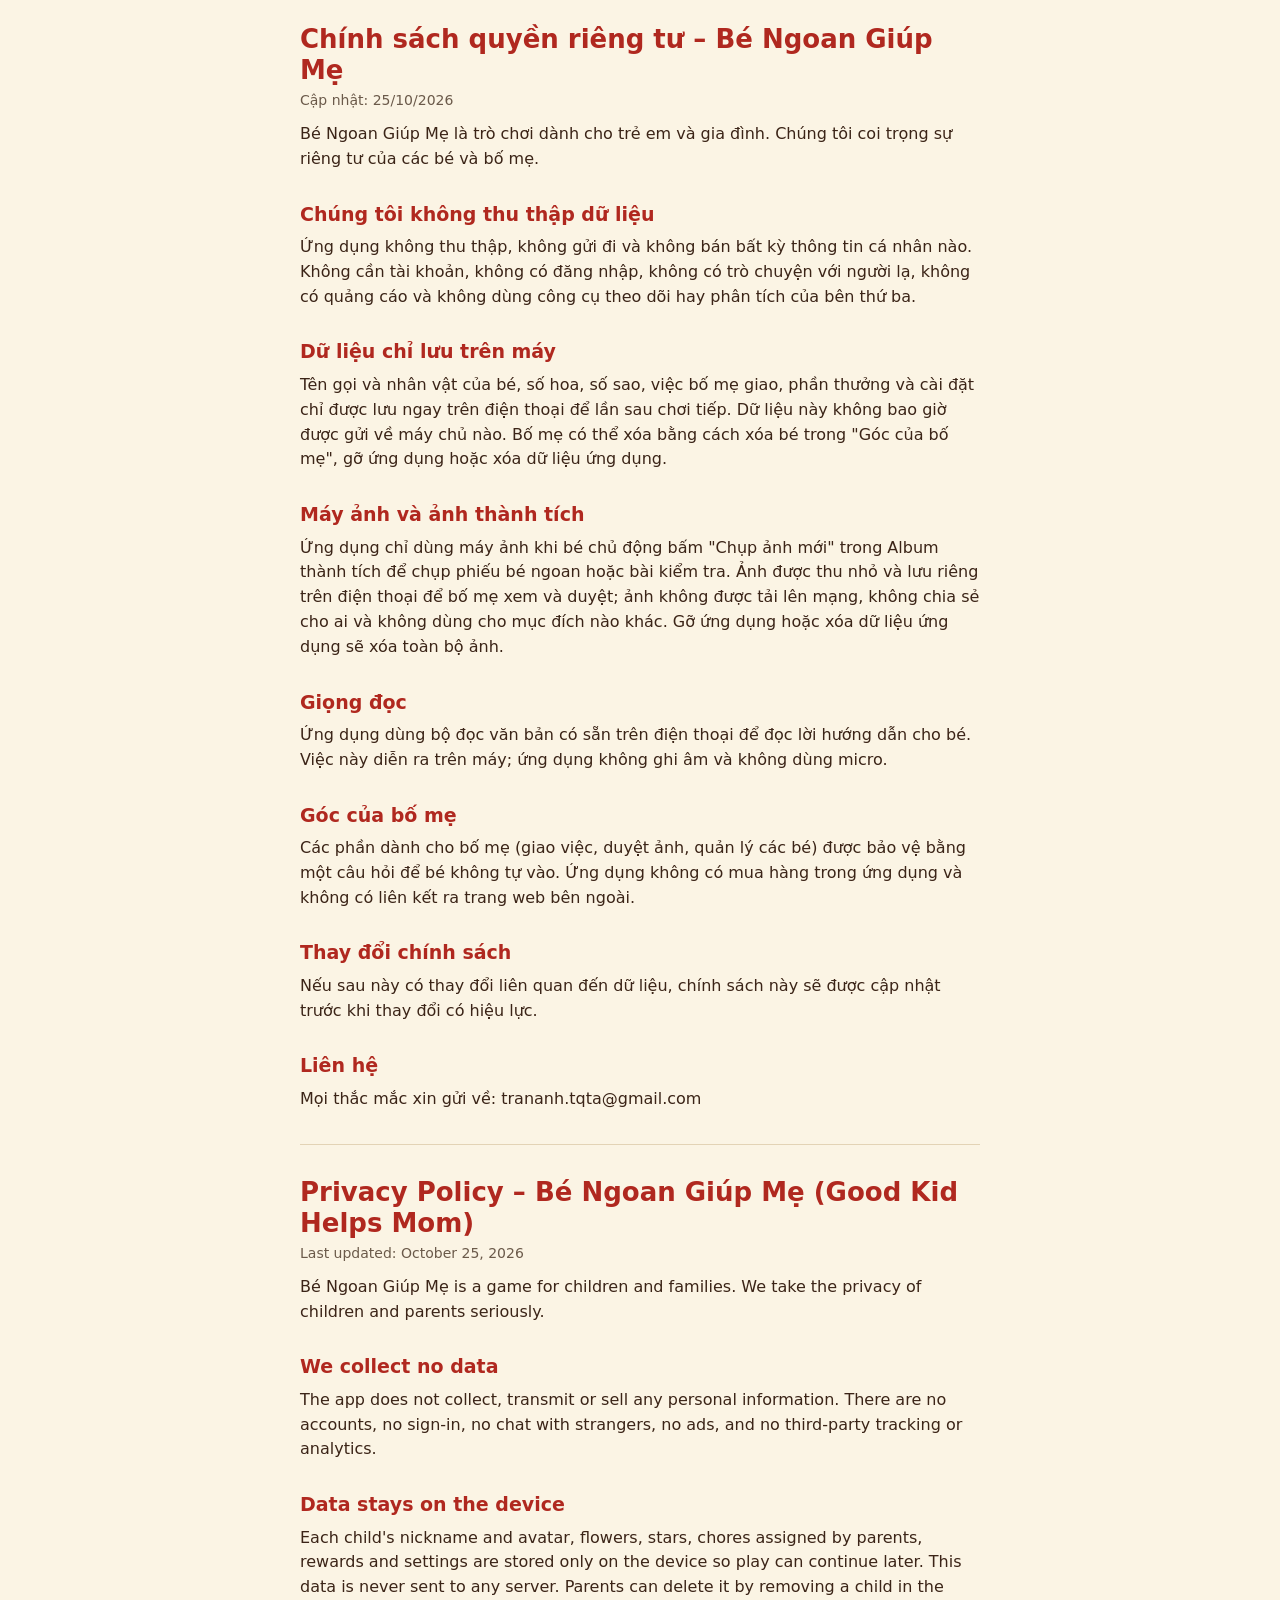
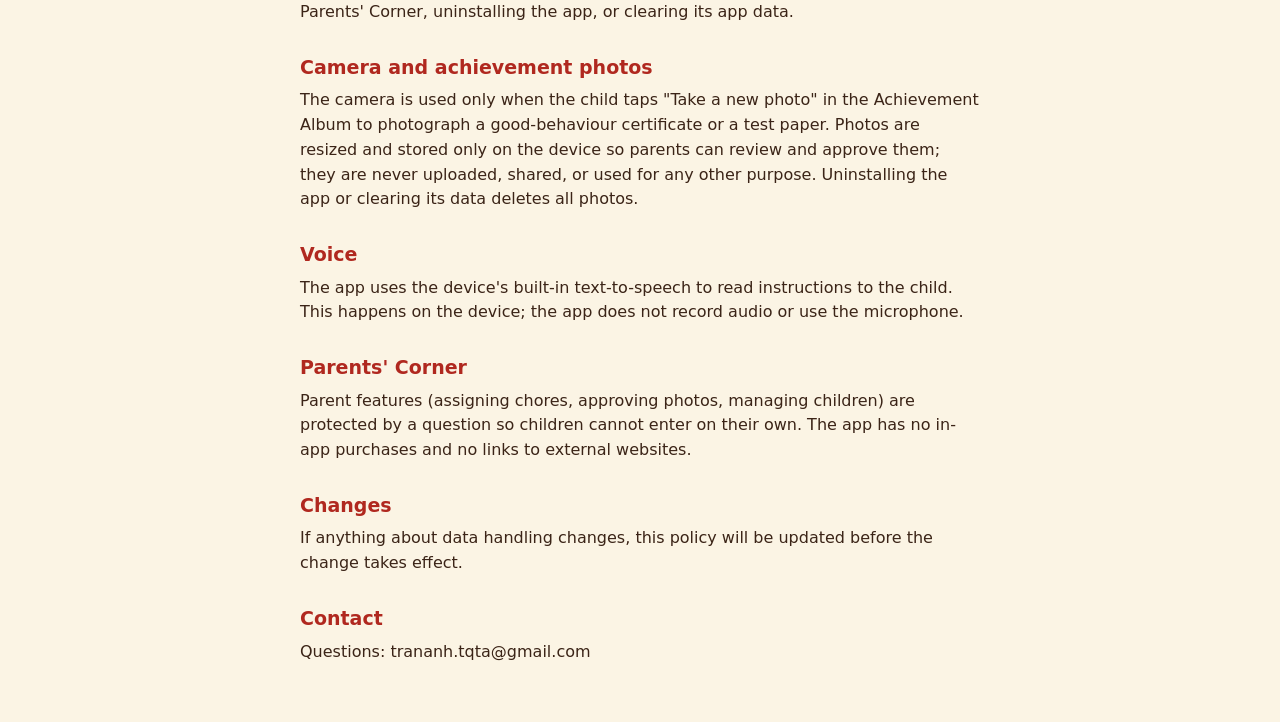
<file: bengoan/privacy.html>
<!doctype html>
<html lang="vi">
<head>
<meta charset="utf-8">
<meta name="viewport" content="width=device-width,initial-scale=1">
<title>Chính sách quyền riêng tư – Bé Ngoan Giúp Mẹ</title>
<style>
  body{margin:0;background:#fbf4e4;color:#3b2417;font:16px/1.55 system-ui,-apple-system,"Segoe UI",sans-serif}
  main{max-width:680px;margin:0 auto;padding:24px 16px 48px}
  h1{font-size:26px;line-height:1.2;color:#b0281f;margin:0 0 4px}
  h2{font-size:19px;color:#b0281f;margin:28px 0 6px}
  p,li{margin:0 0 10px}
  .muted{color:#6b5a4a;font-size:14px}
  hr{border:0;border-top:1px solid #e3d3b5;margin:32px 0}
</style>
</head>
<body>
<main>
  <h1>Chính sách quyền riêng tư – Bé Ngoan Giúp Mẹ</h1>
  <p class="muted">Cập nhật: 25/10/2026</p>
  <p>Bé Ngoan Giúp Mẹ là trò chơi dành cho trẻ em và gia đình. Chúng tôi coi trọng sự riêng tư của các bé và bố mẹ.</p>

  <h2>Chúng tôi không thu thập dữ liệu</h2>
  <p>Ứng dụng không thu thập, không gửi đi và không bán bất kỳ thông tin cá nhân nào. Không cần tài khoản, không có đăng nhập, không có trò chuyện với người lạ, không có quảng cáo và không dùng công cụ theo dõi hay phân tích của bên thứ ba.</p>

  <h2>Dữ liệu chỉ lưu trên máy</h2>
  <p>Tên gọi và nhân vật của bé, số hoa, số sao, việc bố mẹ giao, phần thưởng và cài đặt chỉ được lưu ngay trên điện thoại để lần sau chơi tiếp. Dữ liệu này không bao giờ được gửi về máy chủ nào. Bố mẹ có thể xóa bằng cách xóa bé trong "Góc của bố mẹ", gỡ ứng dụng hoặc xóa dữ liệu ứng dụng.</p>

  <h2>Máy ảnh và ảnh thành tích</h2>
  <p>Ứng dụng chỉ dùng máy ảnh khi bé chủ động bấm "Chụp ảnh mới" trong Album thành tích để chụp phiếu bé ngoan hoặc bài kiểm tra. Ảnh được thu nhỏ và lưu riêng trên điện thoại để bố mẹ xem và duyệt; ảnh không được tải lên mạng, không chia sẻ cho ai và không dùng cho mục đích nào khác. Gỡ ứng dụng hoặc xóa dữ liệu ứng dụng sẽ xóa toàn bộ ảnh.</p>

  <h2>Giọng đọc</h2>
  <p>Ứng dụng dùng bộ đọc văn bản có sẵn trên điện thoại để đọc lời hướng dẫn cho bé. Việc này diễn ra trên máy; ứng dụng không ghi âm và không dùng micro.</p>

  <h2>Góc của bố mẹ</h2>
  <p>Các phần dành cho bố mẹ (giao việc, duyệt ảnh, quản lý các bé) được bảo vệ bằng một câu hỏi để bé không tự vào. Ứng dụng không có mua hàng trong ứng dụng và không có liên kết ra trang web bên ngoài.</p>

  <h2>Thay đổi chính sách</h2>
  <p>Nếu sau này có thay đổi liên quan đến dữ liệu, chính sách này sẽ được cập nhật trước khi thay đổi có hiệu lực.</p>

  <h2>Liên hệ</h2>
  <p>Mọi thắc mắc xin gửi về: trananh.tqta@gmail.com</p>

  <hr>

  <h1>Privacy Policy – Bé Ngoan Giúp Mẹ (Good Kid Helps Mom)</h1>
  <p class="muted">Last updated: October 25, 2026</p>
  <p>Bé Ngoan Giúp Mẹ is a game for children and families. We take the privacy of children and parents seriously.</p>

  <h2>We collect no data</h2>
  <p>The app does not collect, transmit or sell any personal information. There are no accounts, no sign-in, no chat with strangers, no ads, and no third-party tracking or analytics.</p>

  <h2>Data stays on the device</h2>
  <p>Each child's nickname and avatar, flowers, stars, chores assigned by parents, rewards and settings are stored only on the device so play can continue later. This data is never sent to any server. Parents can delete it by removing a child in the Parents' Corner, uninstalling the app, or clearing its app data.</p>

  <h2>Camera and achievement photos</h2>
  <p>The camera is used only when the child taps "Take a new photo" in the Achievement Album to photograph a good-behaviour certificate or a test paper. Photos are resized and stored only on the device so parents can review and approve them; they are never uploaded, shared, or used for any other purpose. Uninstalling the app or clearing its data deletes all photos.</p>

  <h2>Voice</h2>
  <p>The app uses the device's built-in text-to-speech to read instructions to the child. This happens on the device; the app does not record audio or use the microphone.</p>

  <h2>Parents' Corner</h2>
  <p>Parent features (assigning chores, approving photos, managing children) are protected by a question so children cannot enter on their own. The app has no in-app purchases and no links to external websites.</p>

  <h2>Changes</h2>
  <p>If anything about data handling changes, this policy will be updated before the change takes effect.</p>

  <h2>Contact</h2>
  <p>Questions: trananh.tqta@gmail.com</p>
</main>
</body>
</html>
</file>
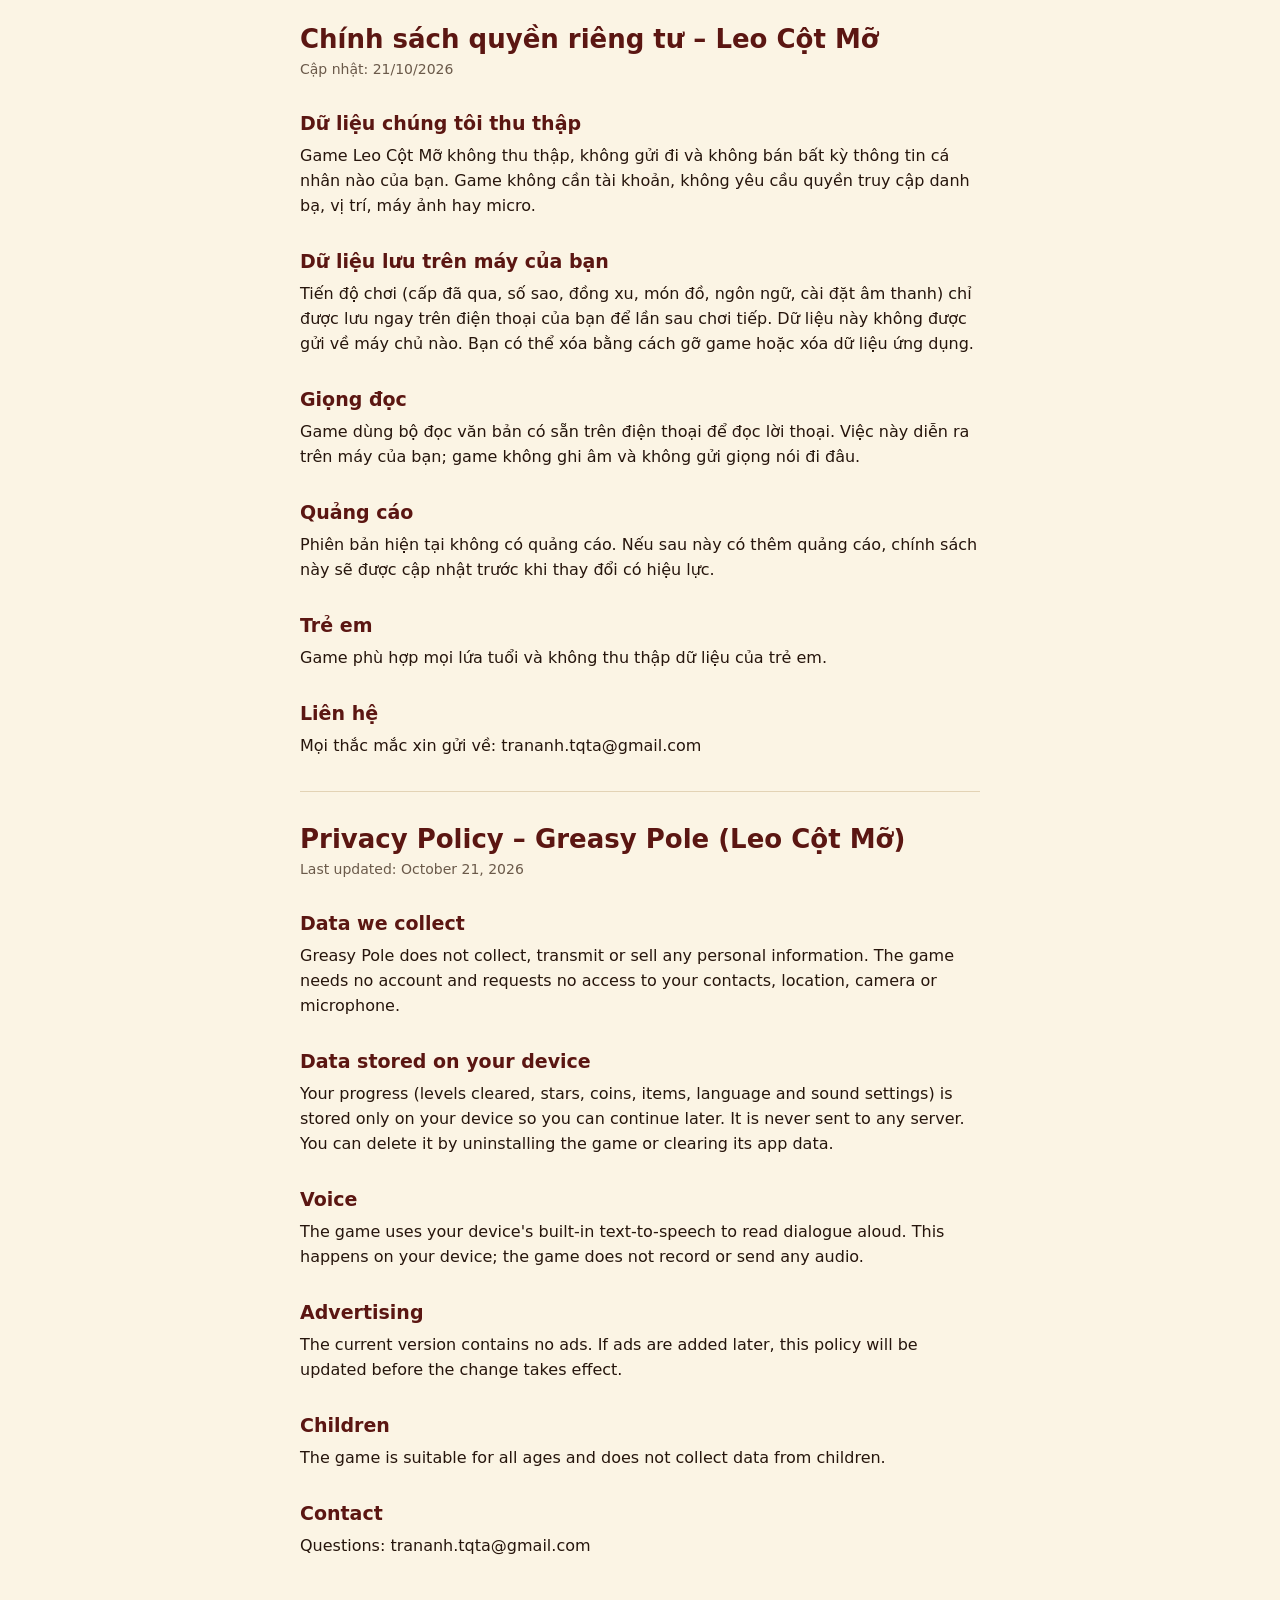
<file: leocotmo/privacy.html>
<!doctype html>
<html lang="vi">
<head>
<meta charset="utf-8">
<meta name="viewport" content="width=device-width,initial-scale=1">
<title>Chính sách quyền riêng tư – Leo Cột Mỡ</title>
<style>
  body{margin:0;background:#fbf4e4;color:#26150c;font:16px/1.55 system-ui,-apple-system,"Segoe UI",sans-serif}
  main{max-width:680px;margin:0 auto;padding:24px 16px 48px}
  h1{font-size:26px;line-height:1.2;color:#5b1612;margin:0 0 4px}
  h2{font-size:19px;color:#5b1612;margin:28px 0 6px}
  p,li{margin:0 0 10px}
  .muted{color:#6b5a4a;font-size:14px}
  hr{border:0;border-top:1px solid #e3d3b5;margin:32px 0}
</style>
</head>
<body>
<main>
  <h1>Chính sách quyền riêng tư – Leo Cột Mỡ</h1>
  <p class="muted">Cập nhật: 21/10/2026</p>

  <h2>Dữ liệu chúng tôi thu thập</h2>
  <p>Game Leo Cột Mỡ không thu thập, không gửi đi và không bán bất kỳ thông tin cá nhân nào của bạn. Game không cần tài khoản, không yêu cầu quyền truy cập danh bạ, vị trí, máy ảnh hay micro.</p>

  <h2>Dữ liệu lưu trên máy của bạn</h2>
  <p>Tiến độ chơi (cấp đã qua, số sao, đồng xu, món đồ, ngôn ngữ, cài đặt âm thanh) chỉ được lưu ngay trên điện thoại của bạn để lần sau chơi tiếp. Dữ liệu này không được gửi về máy chủ nào. Bạn có thể xóa bằng cách gỡ game hoặc xóa dữ liệu ứng dụng.</p>

  <h2>Giọng đọc</h2>
  <p>Game dùng bộ đọc văn bản có sẵn trên điện thoại để đọc lời thoại. Việc này diễn ra trên máy của bạn; game không ghi âm và không gửi giọng nói đi đâu.</p>

  <h2>Quảng cáo</h2>
  <p>Phiên bản hiện tại không có quảng cáo. Nếu sau này có thêm quảng cáo, chính sách này sẽ được cập nhật trước khi thay đổi có hiệu lực.</p>

  <h2>Trẻ em</h2>
  <p>Game phù hợp mọi lứa tuổi và không thu thập dữ liệu của trẻ em.</p>

  <h2>Liên hệ</h2>
  <p>Mọi thắc mắc xin gửi về: trananh.tqta@gmail.com</p>

  <hr>

  <h1>Privacy Policy – Greasy Pole (Leo Cột Mỡ)</h1>
  <p class="muted">Last updated: October 21, 2026</p>

  <h2>Data we collect</h2>
  <p>Greasy Pole does not collect, transmit or sell any personal information. The game needs no account and requests no access to your contacts, location, camera or microphone.</p>

  <h2>Data stored on your device</h2>
  <p>Your progress (levels cleared, stars, coins, items, language and sound settings) is stored only on your device so you can continue later. It is never sent to any server. You can delete it by uninstalling the game or clearing its app data.</p>

  <h2>Voice</h2>
  <p>The game uses your device's built-in text-to-speech to read dialogue aloud. This happens on your device; the game does not record or send any audio.</p>

  <h2>Advertising</h2>
  <p>The current version contains no ads. If ads are added later, this policy will be updated before the change takes effect.</p>

  <h2>Children</h2>
  <p>The game is suitable for all ages and does not collect data from children.</p>

  <h2>Contact</h2>
  <p>Questions: trananh.tqta@gmail.com</p>
</main>
</body>
</html>
</file>
<file: bengoan/fonts/fonts.css>
@font-face {
  font-family: 'Baloo 2';
  font-style: normal;
  font-display: swap;
  font-weight: 600;
  src: url(./baloo-2-vietnamese-600-normal.woff2) format('woff2');
  unicode-range: U+0102-0103,U+0110-0111,U+0128-0129,U+0168-0169,U+01A0-01A1,U+01AF-01B0,U+0300-0301,U+0303-0304,U+0308-0309,U+0323,U+0329,U+1EA0-1EF9,U+20AB;
}
@font-face {
  font-family: 'Baloo 2';
  font-style: normal;
  font-display: swap;
  font-weight: 600;
  src: url(./baloo-2-latin-ext-600-normal.woff2) format('woff2');
  unicode-range: U+0100-02BA,U+02BD-02C5,U+02C7-02CC,U+02CE-02D7,U+02DD-02FF,U+0304,U+0308,U+0329,U+1D00-1DBF,U+1E00-1E9F,U+1EF2-1EFF,U+2020,U+20A0-20AB,U+20AD-20C0,U+2113,U+2C60-2C7F,U+A720-A7FF;
}
@font-face {
  font-family: 'Baloo 2';
  font-style: normal;
  font-display: swap;
  font-weight: 600;
  src: url(./baloo-2-latin-600-normal.woff2) format('woff2');
  unicode-range: U+0000-00FF,U+0131,U+0152-0153,U+02BB-02BC,U+02C6,U+02DA,U+02DC,U+0304,U+0308,U+0329,U+2000-206F,U+20AC,U+2122,U+2191,U+2193,U+2212,U+2215,U+FEFF,U+FFFD;
}
@font-face {
  font-family: 'Baloo 2';
  font-style: normal;
  font-display: swap;
  font-weight: 700;
  src: url(./baloo-2-vietnamese-700-normal.woff2) format('woff2');
  unicode-range: U+0102-0103,U+0110-0111,U+0128-0129,U+0168-0169,U+01A0-01A1,U+01AF-01B0,U+0300-0301,U+0303-0304,U+0308-0309,U+0323,U+0329,U+1EA0-1EF9,U+20AB;
}
@font-face {
  font-family: 'Baloo 2';
  font-style: normal;
  font-display: swap;
  font-weight: 700;
  src: url(./baloo-2-latin-ext-700-normal.woff2) format('woff2');
  unicode-range: U+0100-02BA,U+02BD-02C5,U+02C7-02CC,U+02CE-02D7,U+02DD-02FF,U+0304,U+0308,U+0329,U+1D00-1DBF,U+1E00-1E9F,U+1EF2-1EFF,U+2020,U+20A0-20AB,U+20AD-20C0,U+2113,U+2C60-2C7F,U+A720-A7FF;
}
@font-face {
  font-family: 'Baloo 2';
  font-style: normal;
  font-display: swap;
  font-weight: 700;
  src: url(./baloo-2-latin-700-normal.woff2) format('woff2');
  unicode-range: U+0000-00FF,U+0131,U+0152-0153,U+02BB-02BC,U+02C6,U+02DA,U+02DC,U+0304,U+0308,U+0329,U+2000-206F,U+20AC,U+2122,U+2191,U+2193,U+2212,U+2215,U+FEFF,U+FFFD;
}
@font-face {
  font-family: 'Baloo 2';
  font-style: normal;
  font-display: swap;
  font-weight: 800;
  src: url(./baloo-2-vietnamese-800-normal.woff2) format('woff2');
  unicode-range: U+0102-0103,U+0110-0111,U+0128-0129,U+0168-0169,U+01A0-01A1,U+01AF-01B0,U+0300-0301,U+0303-0304,U+0308-0309,U+0323,U+0329,U+1EA0-1EF9,U+20AB;
}
@font-face {
  font-family: 'Baloo 2';
  font-style: normal;
  font-display: swap;
  font-weight: 800;
  src: url(./baloo-2-latin-ext-800-normal.woff2) format('woff2');
  unicode-range: U+0100-02BA,U+02BD-02C5,U+02C7-02CC,U+02CE-02D7,U+02DD-02FF,U+0304,U+0308,U+0329,U+1D00-1DBF,U+1E00-1E9F,U+1EF2-1EFF,U+2020,U+20A0-20AB,U+20AD-20C0,U+2113,U+2C60-2C7F,U+A720-A7FF;
}
@font-face {
  font-family: 'Baloo 2';
  font-style: normal;
  font-display: swap;
  font-weight: 800;
  src: url(./baloo-2-latin-800-normal.woff2) format('woff2');
  unicode-range: U+0000-00FF,U+0131,U+0152-0153,U+02BB-02BC,U+02C6,U+02DA,U+02DC,U+0304,U+0308,U+0329,U+2000-206F,U+20AC,U+2122,U+2191,U+2193,U+2212,U+2215,U+FEFF,U+FFFD;
}
@font-face {
  font-family: 'Nunito';
  font-style: normal;
  font-display: swap;
  font-weight: 600;
  src: url(./nunito-vietnamese-600-normal.woff2) format('woff2');
  unicode-range: U+0102-0103,U+0110-0111,U+0128-0129,U+0168-0169,U+01A0-01A1,U+01AF-01B0,U+0300-0301,U+0303-0304,U+0308-0309,U+0323,U+0329,U+1EA0-1EF9,U+20AB;
}
@font-face {
  font-family: 'Nunito';
  font-style: normal;
  font-display: swap;
  font-weight: 600;
  src: url(./nunito-latin-ext-600-normal.woff2) format('woff2');
  unicode-range: U+0100-02BA,U+02BD-02C5,U+02C7-02CC,U+02CE-02D7,U+02DD-02FF,U+0304,U+0308,U+0329,U+1D00-1DBF,U+1E00-1E9F,U+1EF2-1EFF,U+2020,U+20A0-20AB,U+20AD-20C0,U+2113,U+2C60-2C7F,U+A720-A7FF;
}
@font-face {
  font-family: 'Nunito';
  font-style: normal;
  font-display: swap;
  font-weight: 600;
  src: url(./nunito-latin-600-normal.woff2) format('woff2');
  unicode-range: U+0000-00FF,U+0131,U+0152-0153,U+02BB-02BC,U+02C6,U+02DA,U+02DC,U+0304,U+0308,U+0329,U+2000-206F,U+20AC,U+2122,U+2191,U+2193,U+2212,U+2215,U+FEFF,U+FFFD;
}
@font-face {
  font-family: 'Nunito';
  font-style: normal;
  font-display: swap;
  font-weight: 700;
  src: url(./nunito-vietnamese-700-normal.woff2) format('woff2');
  unicode-range: U+0102-0103,U+0110-0111,U+0128-0129,U+0168-0169,U+01A0-01A1,U+01AF-01B0,U+0300-0301,U+0303-0304,U+0308-0309,U+0323,U+0329,U+1EA0-1EF9,U+20AB;
}
@font-face {
  font-family: 'Nunito';
  font-style: normal;
  font-display: swap;
  font-weight: 700;
  src: url(./nunito-latin-ext-700-normal.woff2) format('woff2');
  unicode-range: U+0100-02BA,U+02BD-02C5,U+02C7-02CC,U+02CE-02D7,U+02DD-02FF,U+0304,U+0308,U+0329,U+1D00-1DBF,U+1E00-1E9F,U+1EF2-1EFF,U+2020,U+20A0-20AB,U+20AD-20C0,U+2113,U+2C60-2C7F,U+A720-A7FF;
}
@font-face {
  font-family: 'Nunito';
  font-style: normal;
  font-display: swap;
  font-weight: 700;
  src: url(./nunito-latin-700-normal.woff2) format('woff2');
  unicode-range: U+0000-00FF,U+0131,U+0152-0153,U+02BB-02BC,U+02C6,U+02DA,U+02DC,U+0304,U+0308,U+0329,U+2000-206F,U+20AC,U+2122,U+2191,U+2193,U+2212,U+2215,U+FEFF,U+FFFD;
}
@font-face {
  font-family: 'Nunito';
  font-style: normal;
  font-display: swap;
  font-weight: 800;
  src: url(./nunito-vietnamese-800-normal.woff2) format('woff2');
  unicode-range: U+0102-0103,U+0110-0111,U+0128-0129,U+0168-0169,U+01A0-01A1,U+01AF-01B0,U+0300-0301,U+0303-0304,U+0308-0309,U+0323,U+0329,U+1EA0-1EF9,U+20AB;
}
@font-face {
  font-family: 'Nunito';
  font-style: normal;
  font-display: swap;
  font-weight: 800;
  src: url(./nunito-latin-ext-800-normal.woff2) format('woff2');
  unicode-range: U+0100-02BA,U+02BD-02C5,U+02C7-02CC,U+02CE-02D7,U+02DD-02FF,U+0304,U+0308,U+0329,U+1D00-1DBF,U+1E00-1E9F,U+1EF2-1EFF,U+2020,U+20A0-20AB,U+20AD-20C0,U+2113,U+2C60-2C7F,U+A720-A7FF;
}
@font-face {
  font-family: 'Nunito';
  font-style: normal;
  font-display: swap;
  font-weight: 800;
  src: url(./nunito-latin-800-normal.woff2) format('woff2');
  unicode-range: U+0000-00FF,U+0131,U+0152-0153,U+02BB-02BC,U+02C6,U+02DA,U+02DC,U+0304,U+0308,U+0329,U+2000-206F,U+20AC,U+2122,U+2191,U+2193,U+2212,U+2215,U+FEFF,U+FFFD;
}
</file>
<file: leocotmo/fonts/baloo.css>
@font-face {
  font-family: 'Baloo 2';
  font-style: normal;
  font-display: swap;
  font-weight: 500;
  src: url(./baloo-2-vietnamese-500-normal.woff2) format('woff2');
  unicode-range: U+0102-0103,U+0110-0111,U+0128-0129,U+0168-0169,U+01A0-01A1,U+01AF-01B0,U+0300-0301,U+0303-0304,U+0308-0309,U+0323,U+0329,U+1EA0-1EF9,U+20AB;
}
@font-face {
  font-family: 'Baloo 2';
  font-style: normal;
  font-display: swap;
  font-weight: 500;
  src: url(./baloo-2-latin-ext-500-normal.woff2) format('woff2');
  unicode-range: U+0100-02BA,U+02BD-02C5,U+02C7-02CC,U+02CE-02D7,U+02DD-02FF,U+0304,U+0308,U+0329,U+1D00-1DBF,U+1E00-1E9F,U+1EF2-1EFF,U+2020,U+20A0-20AB,U+20AD-20C0,U+2113,U+2C60-2C7F,U+A720-A7FF;
}
@font-face {
  font-family: 'Baloo 2';
  font-style: normal;
  font-display: swap;
  font-weight: 500;
  src: url(./baloo-2-latin-500-normal.woff2) format('woff2');
  unicode-range: U+0000-00FF,U+0131,U+0152-0153,U+02BB-02BC,U+02C6,U+02DA,U+02DC,U+0304,U+0308,U+0329,U+2000-206F,U+20AC,U+2122,U+2191,U+2193,U+2212,U+2215,U+FEFF,U+FFFD;
}
@font-face {
  font-family: 'Baloo 2';
  font-style: normal;
  font-display: swap;
  font-weight: 700;
  src: url(./baloo-2-vietnamese-700-normal.woff2) format('woff2');
  unicode-range: U+0102-0103,U+0110-0111,U+0128-0129,U+0168-0169,U+01A0-01A1,U+01AF-01B0,U+0300-0301,U+0303-0304,U+0308-0309,U+0323,U+0329,U+1EA0-1EF9,U+20AB;
}
@font-face {
  font-family: 'Baloo 2';
  font-style: normal;
  font-display: swap;
  font-weight: 700;
  src: url(./baloo-2-latin-ext-700-normal.woff2) format('woff2');
  unicode-range: U+0100-02BA,U+02BD-02C5,U+02C7-02CC,U+02CE-02D7,U+02DD-02FF,U+0304,U+0308,U+0329,U+1D00-1DBF,U+1E00-1E9F,U+1EF2-1EFF,U+2020,U+20A0-20AB,U+20AD-20C0,U+2113,U+2C60-2C7F,U+A720-A7FF;
}
@font-face {
  font-family: 'Baloo 2';
  font-style: normal;
  font-display: swap;
  font-weight: 700;
  src: url(./baloo-2-latin-700-normal.woff2) format('woff2');
  unicode-range: U+0000-00FF,U+0131,U+0152-0153,U+02BB-02BC,U+02C6,U+02DA,U+02DC,U+0304,U+0308,U+0329,U+2000-206F,U+20AC,U+2122,U+2191,U+2193,U+2212,U+2215,U+FEFF,U+FFFD;
}
@font-face {
  font-family: 'Baloo 2';
  font-style: normal;
  font-display: swap;
  font-weight: 800;
  src: url(./baloo-2-vietnamese-800-normal.woff2) format('woff2');
  unicode-range: U+0102-0103,U+0110-0111,U+0128-0129,U+0168-0169,U+01A0-01A1,U+01AF-01B0,U+0300-0301,U+0303-0304,U+0308-0309,U+0323,U+0329,U+1EA0-1EF9,U+20AB;
}
@font-face {
  font-family: 'Baloo 2';
  font-style: normal;
  font-display: swap;
  font-weight: 800;
  src: url(./baloo-2-latin-ext-800-normal.woff2) format('woff2');
  unicode-range: U+0100-02BA,U+02BD-02C5,U+02C7-02CC,U+02CE-02D7,U+02DD-02FF,U+0304,U+0308,U+0329,U+1D00-1DBF,U+1E00-1E9F,U+1EF2-1EFF,U+2020,U+20A0-20AB,U+20AD-20C0,U+2113,U+2C60-2C7F,U+A720-A7FF;
}
@font-face {
  font-family: 'Baloo 2';
  font-style: normal;
  font-display: swap;
  font-weight: 800;
  src: url(./baloo-2-latin-800-normal.woff2) format('woff2');
  unicode-range: U+0000-00FF,U+0131,U+0152-0153,U+02BB-02BC,U+02C6,U+02DA,U+02DC,U+0304,U+0308,U+0329,U+2000-206F,U+20AC,U+2122,U+2191,U+2193,U+2212,U+2215,U+FEFF,U+FFFD;
}
</file>
